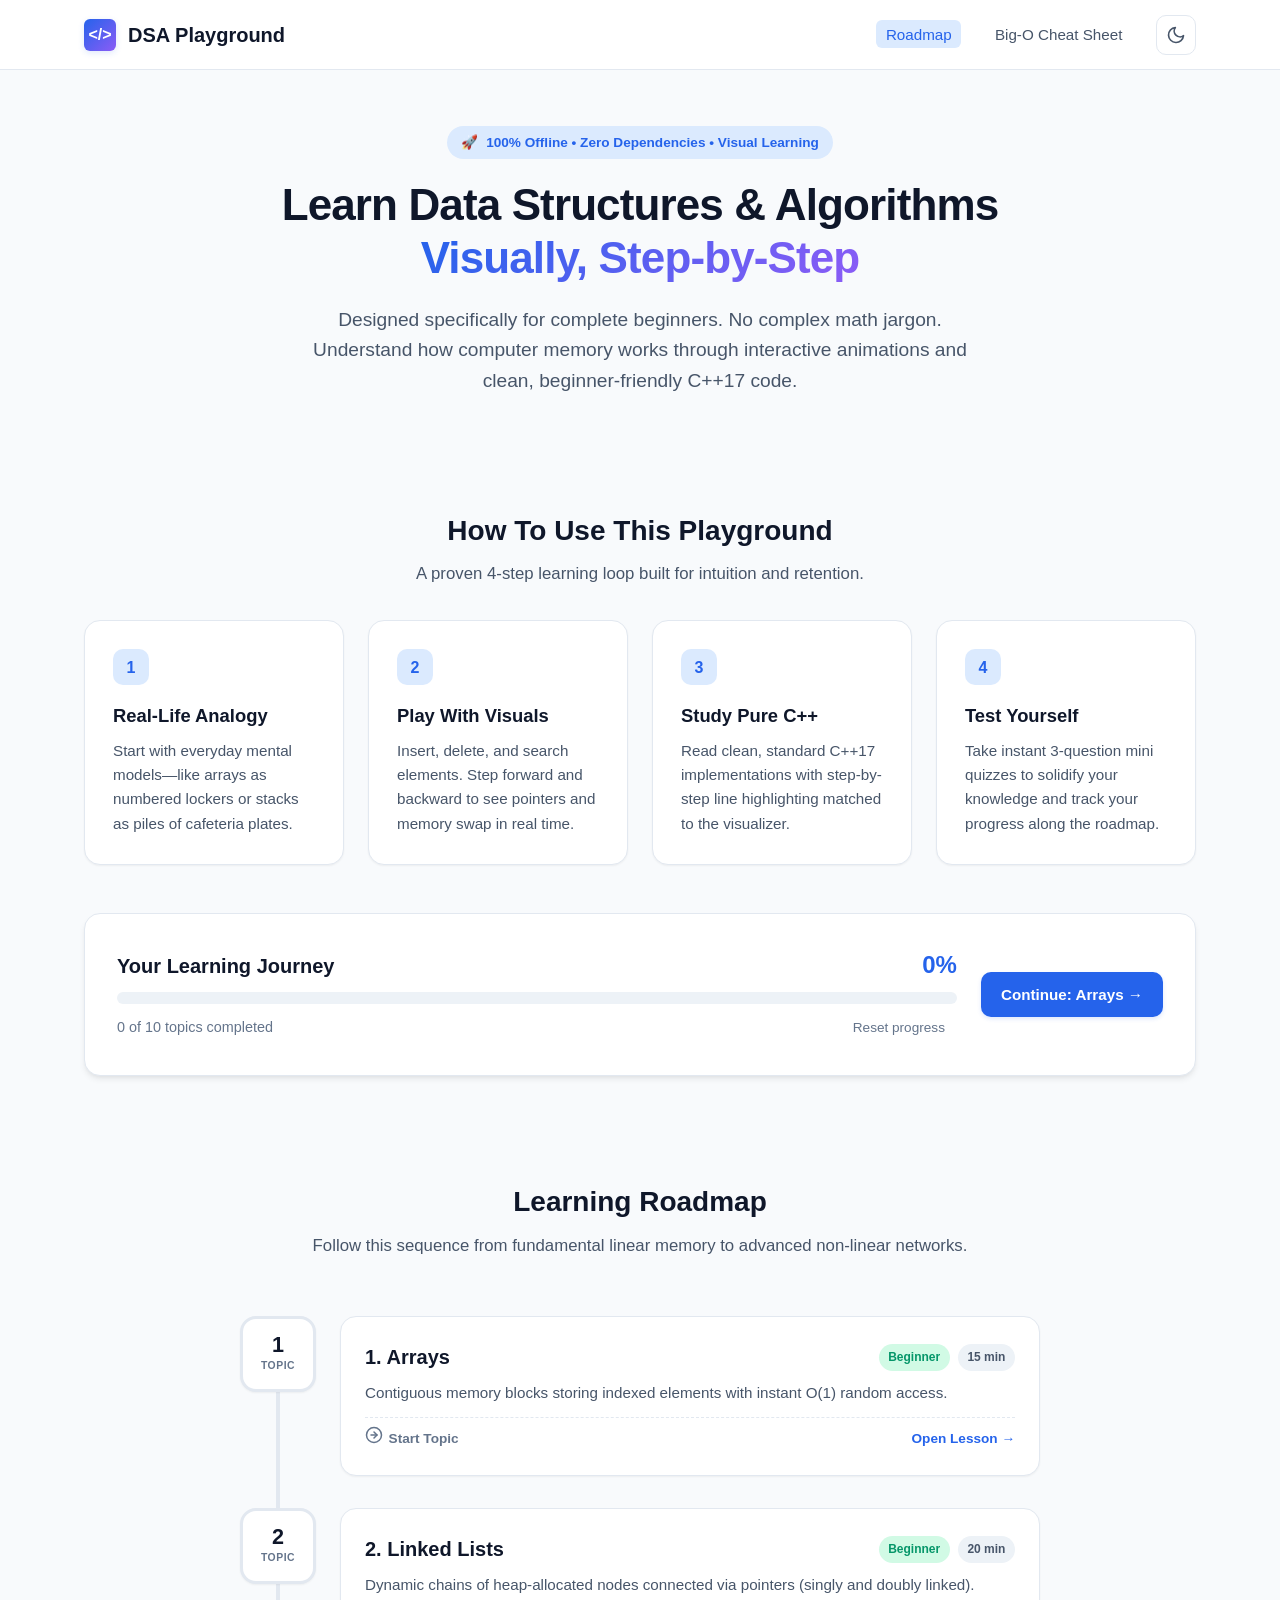
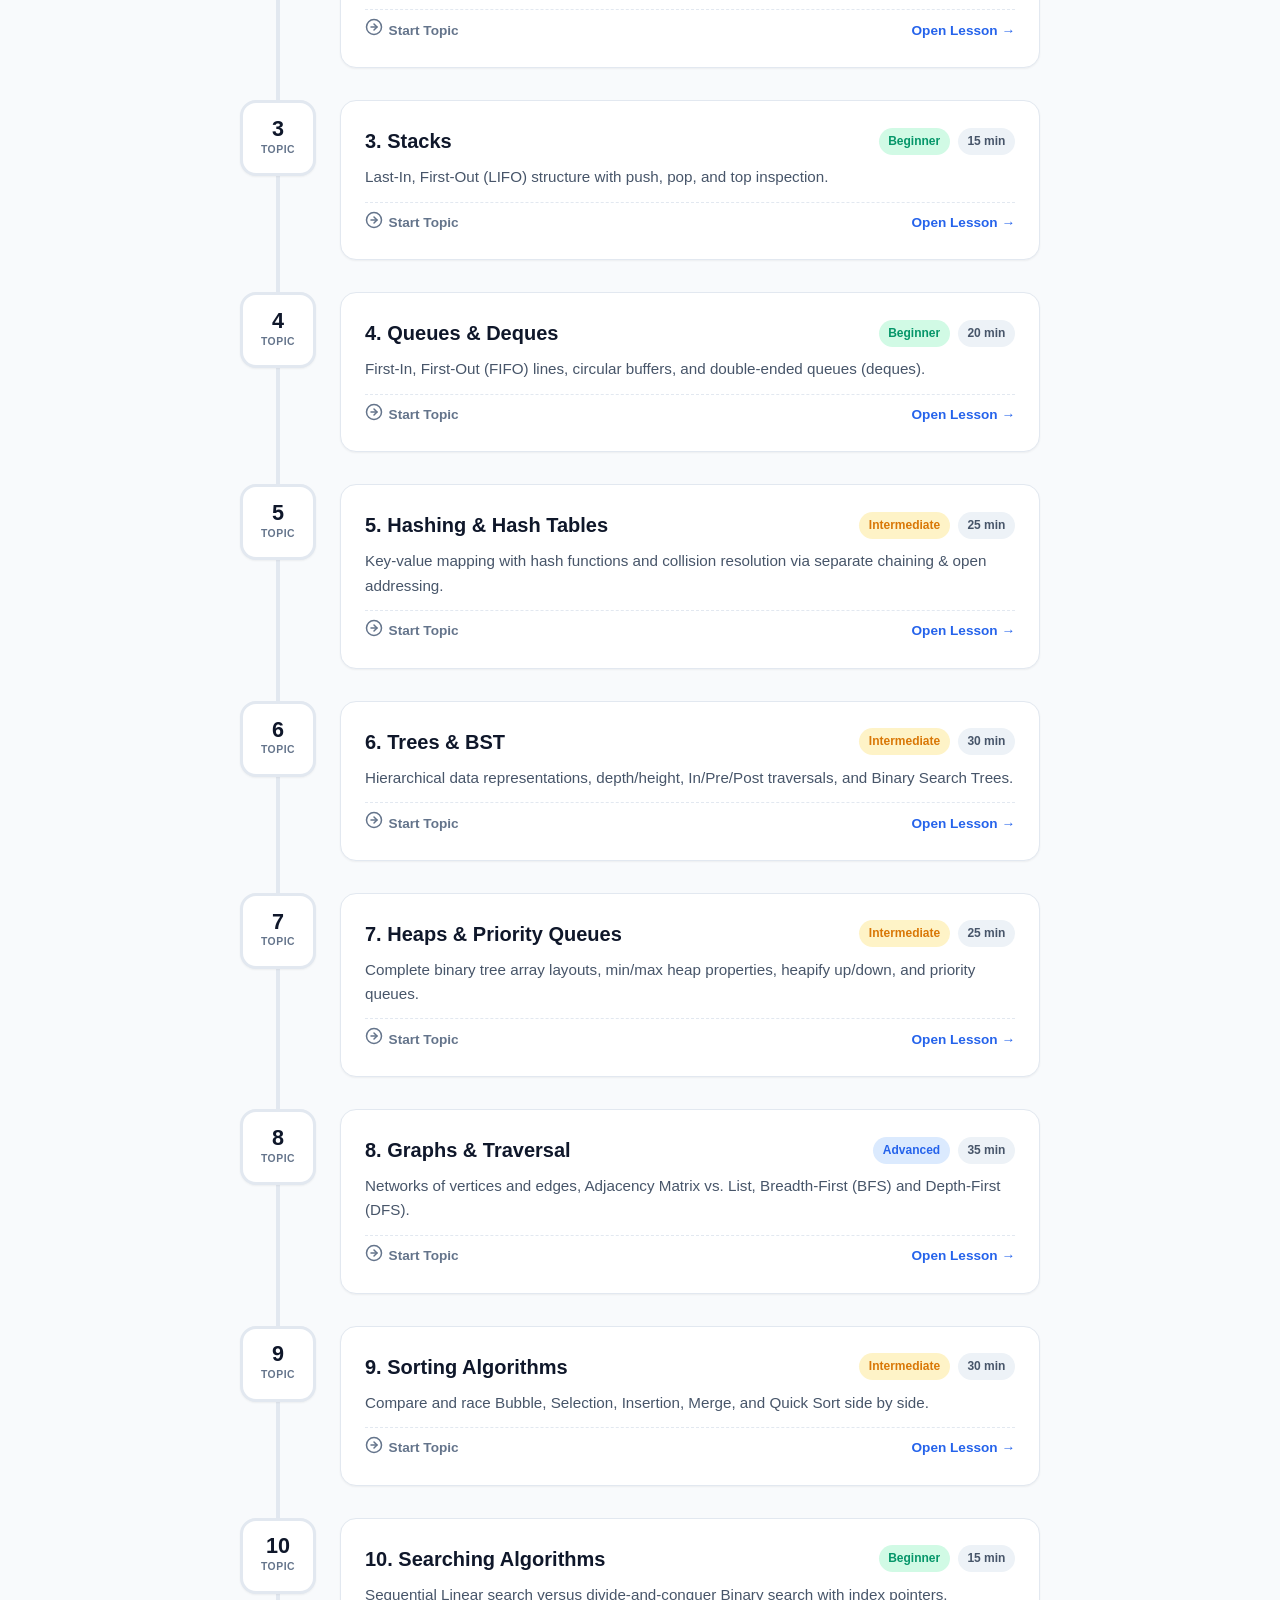
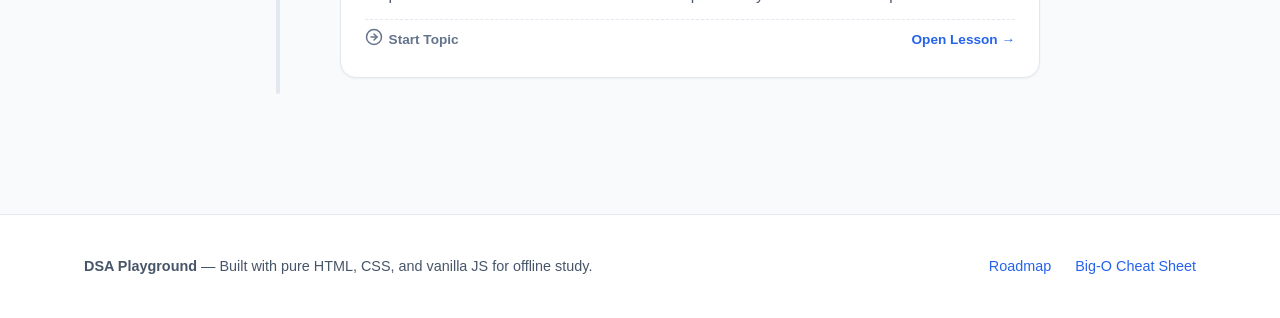
<file: index.html>
<!DOCTYPE html>
<html lang="en">
<head>
  <meta charset="UTF-8">
  <meta name="viewport" content="width=device-width, initial-scale=1.0">
  <meta name="description" content="Master Data Structures and Algorithms through beginner-friendly interactive visualizations and C++ code. Works 100% offline.">
  <title>DSA Playground — Interactive Data Structures & Algorithms</title>
  
  <!-- Critical inline theme initializer to prevent FOUC (Flash of Unstyled Content) -->
  <script>
    (function() {
      try {
        var saved = localStorage.getItem('dsa_playground_theme');
        var theme = saved ? JSON.parse(saved) : (window.matchMedia && window.matchMedia('(prefers-color-scheme: dark)').matches ? 'dark' : 'light');
        document.documentElement.setAttribute('data-theme', theme);
      } catch(e) {}
    })();
  </script>

  <link rel="stylesheet" href="css/style.css">
  <script defer src="js/main.js"></script>
</head>
<body>
  <a href="#main-content" class="skip-link">Skip to main content</a>

  <!-- Global Header -->
  <header class="site-header" role="banner">
    <div class="container header-inner">
      <a href="index.html" class="brand" aria-label="DSA Playground Home">
        <span class="brand-icon" aria-hidden="true">&lt;/&gt;</span>
        <span>DSA Playground</span>
      </a>

      <nav aria-label="Primary Navigation">
        <ul class="nav-links">
          <li><a href="index.html" class="active">Roadmap</a></li>
          <li><a href="big-o.html">Big-O Cheat Sheet</a></li>
          <li>
            <button class="theme-toggle-btn" type="button" aria-label="Toggle light/dark theme">
              <!-- Default placeholder SVG, populated by main.js -->
              <svg aria-hidden="true" viewBox="0 0 24 24"><path d="M21 12.79A9 9 0 1 1 11.21 3 7 7 0 0 0 21 12.79z"></path></svg>
            </button>
          </li>
        </ul>
      </nav>
    </div>
  </header>

  <!-- Main Content -->
  <main id="main-content">
    
    <!-- Hero Section -->
    <section class="hero-section" aria-labelledby="hero-title">
      <div class="container">
        <div class="hero-badge">
          <span aria-hidden="true">🚀</span> 100% Offline • Zero Dependencies • Visual Learning
        </div>
        <h1 id="hero-title" class="hero-title">
          Learn Data Structures & Algorithms<br>
          <span class="gradient-text">Visually, Step-by-Step</span>
        </h1>
        <p class="hero-subtitle">
          Designed specifically for complete beginners. No complex math jargon. Understand how computer memory works through interactive animations and clean, beginner-friendly C++17 code.
        </p>
      </div>
    </section>

    <!-- How To Use Section -->
    <section class="how-to-use-section" aria-labelledby="how-to-title">
      <div class="container">
        <h2 id="how-to-title" class="section-title">How To Use This Playground</h2>
        <p class="section-subtitle">A proven 4-step learning loop built for intuition and retention.</p>

        <div class="steps-grid">
          <div class="step-card">
            <div class="step-num" aria-hidden="true">1</div>
            <h3>Real-Life Analogy</h3>
            <p>Start with everyday mental models—like arrays as numbered lockers or stacks as piles of cafeteria plates.</p>
          </div>

          <div class="step-card">
            <div class="step-num" aria-hidden="true">2</div>
            <h3>Play With Visuals</h3>
            <p>Insert, delete, and search elements. Step forward and backward to see pointers and memory swap in real time.</p>
          </div>

          <div class="step-card">
            <div class="step-num" aria-hidden="true">3</div>
            <h3>Study Pure C++</h3>
            <p>Read clean, standard C++17 implementations with step-by-step line highlighting matched to the visualizer.</p>
          </div>

          <div class="step-card">
            <div class="step-num" aria-hidden="true">4</div>
            <h3>Test Yourself</h3>
            <p>Take instant 3-question mini quizzes to solidify your knowledge and track your progress along the roadmap.</p>
          </div>
        </div>

        <!-- Learner Progress Dashboard Card -->
        <div class="progress-card" role="region" aria-label="Learning Progress">
          <div class="progress-info">
            <div class="progress-title-row">
              <span class="progress-title">Your Learning Journey</span>
              <span id="roadmap-progress-text" class="progress-percent">0%</span>
            </div>
            <div class="progress-track" role="progressbar" aria-valuenow="0" aria-valuemin="0" aria-valuemax="100">
              <div id="roadmap-progress-fill" class="progress-fill"></div>
            </div>
            <div class="progress-meta">
              <span id="roadmap-progress-count">0 of 10 topics completed</span>
              <button id="btn-reset-progress" class="btn-text" type="button">Reset progress</button>
            </div>
          </div>
          <div class="progress-actions">
            <a id="btn-continue-learning" href="topics/arrays.html" class="btn btn-primary">
              Start Learning: Arrays →
            </a>
          </div>
        </div>

      </div>
    </section>

    <!-- Visual Vertical Roadmap -->
    <section class="roadmap-section" aria-labelledby="roadmap-title">
      <div class="container">
        <h2 id="roadmap-title" class="section-title">Learning Roadmap</h2>
        <p class="section-subtitle">Follow this sequence from fundamental linear memory to advanced non-linear networks.</p>

        <div class="roadmap-container">
          
          <!-- Node 1: Arrays -->
          <article class="roadmap-item" id="roadmap-item-arrays">
            <div class="roadmap-node" aria-hidden="true">
              <span class="node-num">1</span>
              <span class="node-tag">Topic</span>
            </div>
            <a href="topics/arrays.html" class="roadmap-card">
              <div class="roadmap-card-header">
                <h3 class="roadmap-title">1. Arrays</h3>
                <div class="roadmap-badges">
                  <span class="badge badge-beginner">Beginner</span>
                  <span class="badge badge-time">15 min</span>
                </div>
              </div>
              <p class="roadmap-desc">Contiguous memory blocks storing indexed elements with instant O(1) random access.</p>
              <div class="roadmap-card-footer">
                <span class="status-indicator">
                  <span class="status-icon" aria-hidden="true"></span>
                  <span class="status-text">Start Topic</span>
                </span>
                <span>Open Lesson →</span>
              </div>
            </a>
          </article>

          <!-- Node 2: Linked Lists -->
          <article class="roadmap-item" id="roadmap-item-linked-lists">
            <div class="roadmap-node" aria-hidden="true">
              <span class="node-num">2</span>
              <span class="node-tag">Topic</span>
            </div>
            <a href="topics/linked-lists.html" class="roadmap-card">
              <div class="roadmap-card-header">
                <h3 class="roadmap-title">2. Linked Lists</h3>
                <div class="roadmap-badges">
                  <span class="badge badge-beginner">Beginner</span>
                  <span class="badge badge-time">20 min</span>
                </div>
              </div>
              <p class="roadmap-desc">Dynamic chains of heap-allocated nodes connected via pointers (singly and doubly linked).</p>
              <div class="roadmap-card-footer">
                <span class="status-indicator">
                  <span class="status-icon" aria-hidden="true"></span>
                  <span class="status-text">Start Topic</span>
                </span>
                <span>Open Lesson →</span>
              </div>
            </a>
          </article>

          <!-- Node 3: Stacks -->
          <article class="roadmap-item" id="roadmap-item-stacks">
            <div class="roadmap-node" aria-hidden="true">
              <span class="node-num">3</span>
              <span class="node-tag">Topic</span>
            </div>
            <a href="topics/stacks.html" class="roadmap-card">
              <div class="roadmap-card-header">
                <h3 class="roadmap-title">3. Stacks</h3>
                <div class="roadmap-badges">
                  <span class="badge badge-beginner">Beginner</span>
                  <span class="badge badge-time">15 min</span>
                </div>
              </div>
              <p class="roadmap-desc">Last-In, First-Out (LIFO) structure with push, pop, and top inspection.</p>
              <div class="roadmap-card-footer">
                <span class="status-indicator">
                  <span class="status-icon" aria-hidden="true"></span>
                  <span class="status-text">Start Topic</span>
                </span>
                <span>Open Lesson →</span>
              </div>
            </a>
          </article>

          <!-- Node 4: Queues -->
          <article class="roadmap-item" id="roadmap-item-queues">
            <div class="roadmap-node" aria-hidden="true">
              <span class="node-num">4</span>
              <span class="node-tag">Topic</span>
            </div>
            <a href="topics/queues.html" class="roadmap-card">
              <div class="roadmap-card-header">
                <h3 class="roadmap-title">4. Queues & Deques</h3>
                <div class="roadmap-badges">
                  <span class="badge badge-beginner">Beginner</span>
                  <span class="badge badge-time">20 min</span>
                </div>
              </div>
              <p class="roadmap-desc">First-In, First-Out (FIFO) lines, circular buffers, and double-ended queues (deques).</p>
              <div class="roadmap-card-footer">
                <span class="status-indicator">
                  <span class="status-icon" aria-hidden="true"></span>
                  <span class="status-text">Start Topic</span>
                </span>
                <span>Open Lesson →</span>
              </div>
            </a>
          </article>

          <!-- Node 5: Hashing -->
          <article class="roadmap-item" id="roadmap-item-hashing">
            <div class="roadmap-node" aria-hidden="true">
              <span class="node-num">5</span>
              <span class="node-tag">Topic</span>
            </div>
            <a href="topics/hashing.html" class="roadmap-card">
              <div class="roadmap-card-header">
                <h3 class="roadmap-title">5. Hashing & Hash Tables</h3>
                <div class="roadmap-badges">
                  <span class="badge badge-intermediate">Intermediate</span>
                  <span class="badge badge-time">25 min</span>
                </div>
              </div>
              <p class="roadmap-desc">Key-value mapping with hash functions and collision resolution via separate chaining & open addressing.</p>
              <div class="roadmap-card-footer">
                <span class="status-indicator">
                  <span class="status-icon" aria-hidden="true"></span>
                  <span class="status-text">Start Topic</span>
                </span>
                <span>Open Lesson →</span>
              </div>
            </a>
          </article>

          <!-- Node 6: Trees -->
          <article class="roadmap-item" id="roadmap-item-trees">
            <div class="roadmap-node" aria-hidden="true">
              <span class="node-num">6</span>
              <span class="node-tag">Topic</span>
            </div>
            <a href="topics/trees.html" class="roadmap-card">
              <div class="roadmap-card-header">
                <h3 class="roadmap-title">6. Trees & BST</h3>
                <div class="roadmap-badges">
                  <span class="badge badge-intermediate">Intermediate</span>
                  <span class="badge badge-time">30 min</span>
                </div>
              </div>
              <p class="roadmap-desc">Hierarchical data representations, depth/height, In/Pre/Post traversals, and Binary Search Trees.</p>
              <div class="roadmap-card-footer">
                <span class="status-indicator">
                  <span class="status-icon" aria-hidden="true"></span>
                  <span class="status-text">Start Topic</span>
                </span>
                <span>Open Lesson →</span>
              </div>
            </a>
          </article>

          <!-- Node 7: Heaps -->
          <article class="roadmap-item" id="roadmap-item-heaps">
            <div class="roadmap-node" aria-hidden="true">
              <span class="node-num">7</span>
              <span class="node-tag">Topic</span>
            </div>
            <a href="topics/heaps.html" class="roadmap-card">
              <div class="roadmap-card-header">
                <h3 class="roadmap-title">7. Heaps & Priority Queues</h3>
                <div class="roadmap-badges">
                  <span class="badge badge-intermediate">Intermediate</span>
                  <span class="badge badge-time">25 min</span>
                </div>
              </div>
              <p class="roadmap-desc">Complete binary tree array layouts, min/max heap properties, heapify up/down, and priority queues.</p>
              <div class="roadmap-card-footer">
                <span class="status-indicator">
                  <span class="status-icon" aria-hidden="true"></span>
                  <span class="status-text">Start Topic</span>
                </span>
                <span>Open Lesson →</span>
              </div>
            </a>
          </article>

          <!-- Node 8: Graphs -->
          <article class="roadmap-item" id="roadmap-item-graphs">
            <div class="roadmap-node" aria-hidden="true">
              <span class="node-num">8</span>
              <span class="node-tag">Topic</span>
            </div>
            <a href="topics/graphs.html" class="roadmap-card">
              <div class="roadmap-card-header">
                <h3 class="roadmap-title">8. Graphs & Traversal</h3>
                <div class="roadmap-badges">
                  <span class="badge badge-advanced">Advanced</span>
                  <span class="badge badge-time">35 min</span>
                </div>
              </div>
              <p class="roadmap-desc">Networks of vertices and edges, Adjacency Matrix vs. List, Breadth-First (BFS) and Depth-First (DFS).</p>
              <div class="roadmap-card-footer">
                <span class="status-indicator">
                  <span class="status-icon" aria-hidden="true"></span>
                  <span class="status-text">Start Topic</span>
                </span>
                <span>Open Lesson →</span>
              </div>
            </a>
          </article>

          <!-- Node 9: Sorting -->
          <article class="roadmap-item" id="roadmap-item-sorting">
            <div class="roadmap-node" aria-hidden="true">
              <span class="node-num">9</span>
              <span class="node-tag">Topic</span>
            </div>
            <a href="topics/sorting.html" class="roadmap-card">
              <div class="roadmap-card-header">
                <h3 class="roadmap-title">9. Sorting Algorithms</h3>
                <div class="roadmap-badges">
                  <span class="badge badge-intermediate">Intermediate</span>
                  <span class="badge badge-time">30 min</span>
                </div>
              </div>
              <p class="roadmap-desc">Compare and race Bubble, Selection, Insertion, Merge, and Quick Sort side by side.</p>
              <div class="roadmap-card-footer">
                <span class="status-indicator">
                  <span class="status-icon" aria-hidden="true"></span>
                  <span class="status-text">Start Topic</span>
                </span>
                <span>Open Lesson →</span>
              </div>
            </a>
          </article>

          <!-- Node 10: Searching -->
          <article class="roadmap-item" id="roadmap-item-searching">
            <div class="roadmap-node" aria-hidden="true">
              <span class="node-num">10</span>
              <span class="node-tag">Topic</span>
            </div>
            <a href="topics/searching.html" class="roadmap-card">
              <div class="roadmap-card-header">
                <h3 class="roadmap-title">10. Searching Algorithms</h3>
                <div class="roadmap-badges">
                  <span class="badge badge-beginner">Beginner</span>
                  <span class="badge badge-time">15 min</span>
                </div>
              </div>
              <p class="roadmap-desc">Sequential Linear search versus divide-and-conquer Binary search with index pointers.</p>
              <div class="roadmap-card-footer">
                <span class="status-indicator">
                  <span class="status-icon" aria-hidden="true"></span>
                  <span class="status-text">Start Topic</span>
                </span>
                <span>Open Lesson →</span>
              </div>
            </a>
          </article>

        </div>
      </div>
    </section>

  </main>

  <!-- Global Footer -->
  <footer class="site-footer" role="contentinfo">
    <div class="container footer-inner">
      <div>
        <strong>DSA Playground</strong> — Built with pure HTML, CSS, and vanilla JS for offline study.
      </div>
      <ul class="footer-links">
        <li><a href="index.html">Roadmap</a></li>
        <li><a href="big-o.html">Big-O Cheat Sheet</a></li>
      </ul>
    </div>
  </footer>

</body>
</html>
</file>
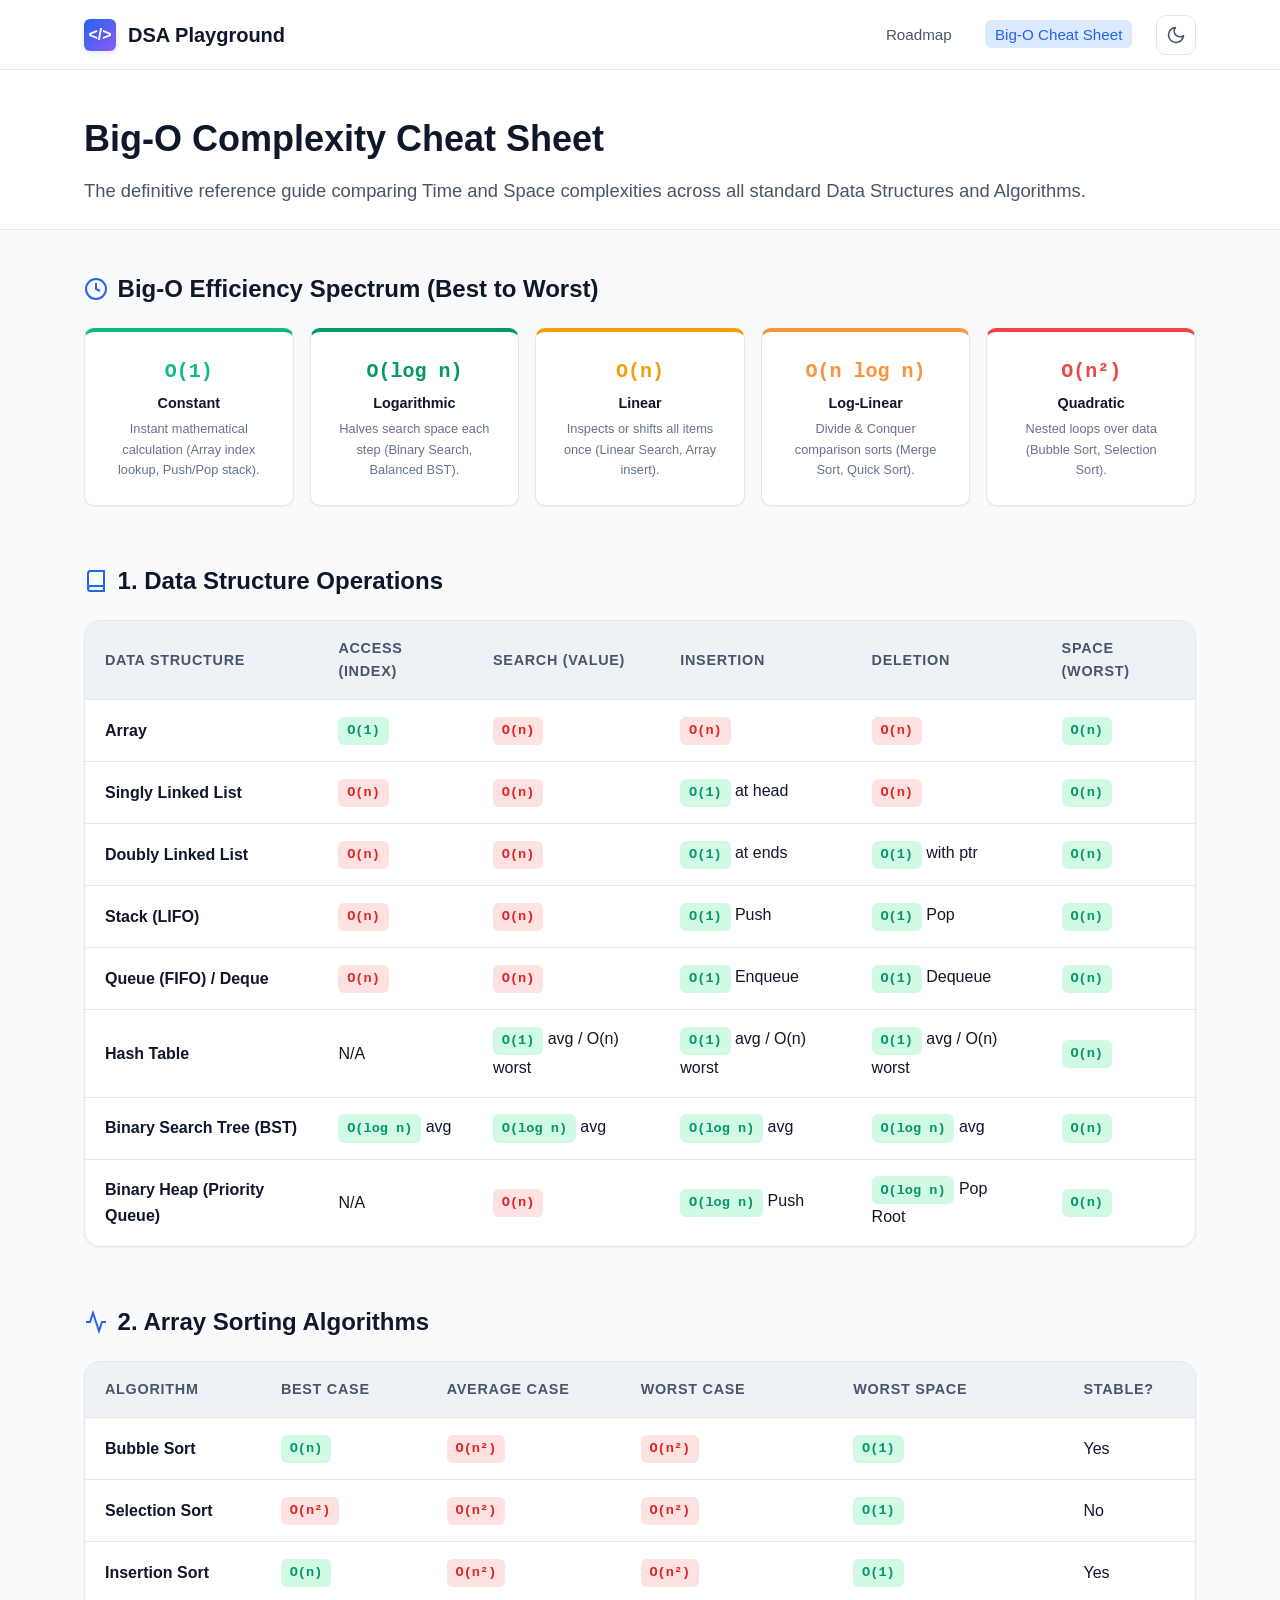
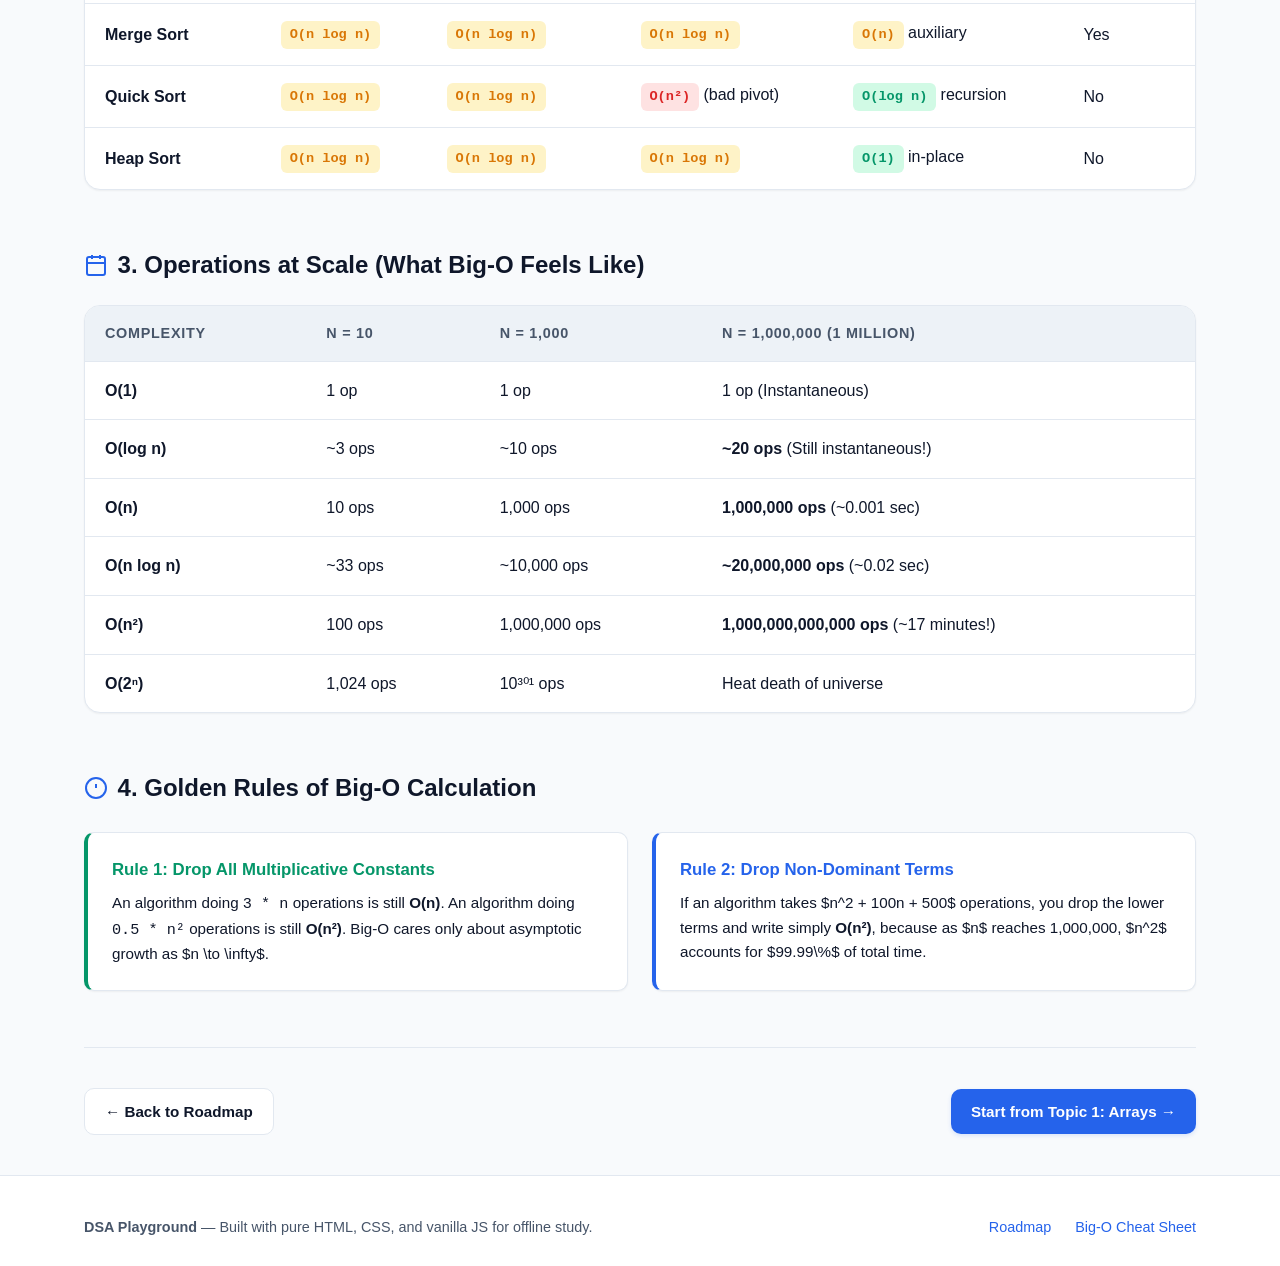
<file: big-o.html>
<!DOCTYPE html>
<html lang="en">
<head>
  <meta charset="UTF-8">
  <meta name="viewport" content="width=device-width, initial-scale=1.0">
  <meta name="description" content="Complete Big-O Complexity Cheat Sheet for Data Structures and Algorithms. Zero external dependencies.">
  <title>Big-O Complexity Cheat Sheet — DSA Playground</title>

  <!-- Prevent FOUC -->
  <script>
    (function() {
      try {
        var saved = localStorage.getItem('dsa_playground_theme');
        var theme = saved ? JSON.parse(saved) : (window.matchMedia && window.matchMedia('(prefers-color-scheme: dark)').matches ? 'dark' : 'light');
        document.documentElement.setAttribute('data-theme', theme);
      } catch(e) {}
    })();
  </script>

  <link rel="stylesheet" href="css/style.css">
  <script defer src="js/main.js"></script>
</head>
<body>
  <a href="#main-content" class="skip-link">Skip to main content</a>

  <!-- Global Header -->
  <header class="site-header" role="banner">
    <div class="container header-inner">
      <a href="index.html" class="brand" aria-label="DSA Playground Home">
        <span class="brand-icon" aria-hidden="true">&lt;/&gt;</span>
        <span>DSA Playground</span>
      </a>

      <nav aria-label="Primary Navigation">
        <ul class="nav-links">
          <li><a href="index.html">Roadmap</a></li>
          <li><a href="big-o.html" class="active">Big-O Cheat Sheet</a></li>
          <li>
            <button class="theme-toggle-btn" type="button" aria-label="Toggle light/dark theme">
              <svg aria-hidden="true" viewBox="0 0 24 24"><path d="M21 12.79A9 9 0 1 1 11.21 3 7 7 0 0 0 21 12.79z"></path></svg>
            </button>
          </li>
        </ul>
      </nav>
    </div>
  </header>

  <!-- Main Content -->
  <main id="main-content">
    
    <header class="topic-header">
      <div class="container">
        <h1 class="topic-title">Big-O Complexity Cheat Sheet</h1>
        <p class="topic-tagline">The definitive reference guide comparing Time and Space complexities across all standard Data Structures and Algorithms.</p>
      </div>
    </header>

    <div class="container">

      <!-- SECTION 1: Intuitive Growth Spectrum -->
      <section class="content-section" aria-labelledby="sec-spectrum">
        <h2 id="sec-spectrum" class="section-heading">
          <svg width="24" height="24" viewBox="0 0 24 24" fill="none" stroke="currentColor" stroke-width="2"><circle cx="12" cy="12" r="10"></circle><polyline points="12 6 12 12 16 14"></polyline></svg>
          Big-O Efficiency Spectrum (Best to Worst)
        </h2>

        <div style="display: grid; grid-template-columns: repeat(auto-fit, minmax(180px, 1fr)); gap: 1rem; margin-bottom: 2rem;">
          <div class="callout-card" style="border-top: 4px solid #10b981; text-align: center;">
            <div style="font-family: var(--font-mono); font-size: 1.25rem; font-weight: 800; color: #10b981;">O(1)</div>
            <div style="font-weight: 700; font-size: 0.9rem; margin-top: 4px;">Constant</div>
            <p style="font-size: 0.8rem; color: var(--text-muted); margin-top: 4px;">Instant mathematical calculation (Array index lookup, Push/Pop stack).</p>
          </div>

          <div class="callout-card" style="border-top: 4px solid #059669; text-align: center;">
            <div style="font-family: var(--font-mono); font-size: 1.25rem; font-weight: 800; color: #059669;">O(log n)</div>
            <div style="font-weight: 700; font-size: 0.9rem; margin-top: 4px;">Logarithmic</div>
            <p style="font-size: 0.8rem; color: var(--text-muted); margin-top: 4px;">Halves search space each step (Binary Search, Balanced BST).</p>
          </div>

          <div class="callout-card" style="border-top: 4px solid #f59e0b; text-align: center;">
            <div style="font-family: var(--font-mono); font-size: 1.25rem; font-weight: 800; color: #f59e0b;">O(n)</div>
            <div style="font-weight: 700; font-size: 0.9rem; margin-top: 4px;">Linear</div>
            <p style="font-size: 0.8rem; color: var(--text-muted); margin-top: 4px;">Inspects or shifts all items once (Linear Search, Array insert).</p>
          </div>

          <div class="callout-card" style="border-top: 4px solid #fb923c; text-align: center;">
            <div style="font-family: var(--font-mono); font-size: 1.25rem; font-weight: 800; color: #fb923c;">O(n log n)</div>
            <div style="font-weight: 700; font-size: 0.9rem; margin-top: 4px;">Log-Linear</div>
            <p style="font-size: 0.8rem; color: var(--text-muted); margin-top: 4px;">Divide &amp; Conquer comparison sorts (Merge Sort, Quick Sort).</p>
          </div>

          <div class="callout-card" style="border-top: 4px solid #ef4444; text-align: center;">
            <div style="font-family: var(--font-mono); font-size: 1.25rem; font-weight: 800; color: #ef4444;">O(n²)</div>
            <div style="font-weight: 700; font-size: 0.9rem; margin-top: 4px;">Quadratic</div>
            <p style="font-size: 0.8rem; color: var(--text-muted); margin-top: 4px;">Nested loops over data (Bubble Sort, Selection Sort).</p>
          </div>
        </div>
      </section>

      <!-- SECTION 2: Master Data Structures Table -->
      <section class="content-section" aria-labelledby="sec-ds-table">
        <h2 id="sec-ds-table" class="section-heading">
          <svg width="24" height="24" viewBox="0 0 24 24" fill="none" stroke="currentColor" stroke-width="2"><path d="M4 19.5A2.5 2.5 0 0 1 6.5 17H20"></path><path d="M6.5 2H20v20H6.5A2.5 2.5 0 0 1 4 19.5v-15A2.5 2.5 0 0 1 6.5 2z"></path></svg>
          1. Data Structure Operations
        </h2>

        <div class="table-wrapper">
          <table class="complexity-table">
            <thead>
              <tr>
                <th>Data Structure</th>
                <th>Access (Index)</th>
                <th>Search (Value)</th>
                <th>Insertion</th>
                <th>Deletion</th>
                <th>Space (Worst)</th>
              </tr>
            </thead>
            <tbody>
              <tr>
                <td><strong>Array</strong></td>
                <td><span class="o-tag o-fast">O(1)</span></td>
                <td><span class="o-tag o-slow">O(n)</span></td>
                <td><span class="o-tag o-slow">O(n)</span></td>
                <td><span class="o-tag o-slow">O(n)</span></td>
                <td><span class="o-tag o-fast">O(n)</span></td>
              </tr>
              <tr>
                <td><strong>Singly Linked List</strong></td>
                <td><span class="o-tag o-slow">O(n)</span></td>
                <td><span class="o-tag o-slow">O(n)</span></td>
                <td><span class="o-tag o-fast">O(1)</span> at head</td>
                <td><span class="o-tag o-slow">O(n)</span></td>
                <td><span class="o-tag o-fast">O(n)</span></td>
              </tr>
              <tr>
                <td><strong>Doubly Linked List</strong></td>
                <td><span class="o-tag o-slow">O(n)</span></td>
                <td><span class="o-tag o-slow">O(n)</span></td>
                <td><span class="o-tag o-fast">O(1)</span> at ends</td>
                <td><span class="o-tag o-fast">O(1)</span> with ptr</td>
                <td><span class="o-tag o-fast">O(n)</span></td>
              </tr>
              <tr>
                <td><strong>Stack (LIFO)</strong></td>
                <td><span class="o-tag o-slow">O(n)</span></td>
                <td><span class="o-tag o-slow">O(n)</span></td>
                <td><span class="o-tag o-fast">O(1)</span> Push</td>
                <td><span class="o-tag o-fast">O(1)</span> Pop</td>
                <td><span class="o-tag o-fast">O(n)</span></td>
              </tr>
              <tr>
                <td><strong>Queue (FIFO) / Deque</strong></td>
                <td><span class="o-tag o-slow">O(n)</span></td>
                <td><span class="o-tag o-slow">O(n)</span></td>
                <td><span class="o-tag o-fast">O(1)</span> Enqueue</td>
                <td><span class="o-tag o-fast">O(1)</span> Dequeue</td>
                <td><span class="o-tag o-fast">O(n)</span></td>
              </tr>
              <tr>
                <td><strong>Hash Table</strong></td>
                <td>N/A</td>
                <td><span class="o-tag o-fast">O(1)</span> avg / O(n) worst</td>
                <td><span class="o-tag o-fast">O(1)</span> avg / O(n) worst</td>
                <td><span class="o-tag o-fast">O(1)</span> avg / O(n) worst</td>
                <td><span class="o-tag o-fast">O(n)</span></td>
              </tr>
              <tr>
                <td><strong>Binary Search Tree (BST)</strong></td>
                <td><span class="o-tag o-fast">O(log n)</span> avg</td>
                <td><span class="o-tag o-fast">O(log n)</span> avg</td>
                <td><span class="o-tag o-fast">O(log n)</span> avg</td>
                <td><span class="o-tag o-fast">O(log n)</span> avg</td>
                <td><span class="o-tag o-fast">O(n)</span></td>
              </tr>
              <tr>
                <td><strong>Binary Heap (Priority Queue)</strong></td>
                <td>N/A</td>
                <td><span class="o-tag o-slow">O(n)</span></td>
                <td><span class="o-tag o-fast">O(log n)</span> Push</td>
                <td><span class="o-tag o-fast">O(log n)</span> Pop Root</td>
                <td><span class="o-tag o-fast">O(n)</span></td>
              </tr>
            </tbody>
          </table>
        </div>
      </section>

      <!-- SECTION 3: Master Sorting Table -->
      <section class="content-section" aria-labelledby="sec-sort-table">
        <h2 id="sec-sort-table" class="section-heading">
          <svg width="24" height="24" viewBox="0 0 24 24" fill="none" stroke="currentColor" stroke-width="2"><polyline points="22 12 18 12 15 21 9 3 6 12 2 12"></polyline></svg>
          2. Array Sorting Algorithms
        </h2>

        <div class="table-wrapper">
          <table class="complexity-table">
            <thead>
              <tr>
                <th>Algorithm</th>
                <th>Best Case</th>
                <th>Average Case</th>
                <th>Worst Case</th>
                <th>Worst Space</th>
                <th>Stable?</th>
              </tr>
            </thead>
            <tbody>
              <tr>
                <td><strong>Bubble Sort</strong></td>
                <td><span class="o-tag o-fast">O(n)</span></td>
                <td><span class="o-tag o-slow">O(n²)</span></td>
                <td><span class="o-tag o-slow">O(n²)</span></td>
                <td><span class="o-tag o-fast">O(1)</span></td>
                <td>Yes</td>
              </tr>
              <tr>
                <td><strong>Selection Sort</strong></td>
                <td><span class="o-tag o-slow">O(n²)</span></td>
                <td><span class="o-tag o-slow">O(n²)</span></td>
                <td><span class="o-tag o-slow">O(n²)</span></td>
                <td><span class="o-tag o-fast">O(1)</span></td>
                <td>No</td>
              </tr>
              <tr>
                <td><strong>Insertion Sort</strong></td>
                <td><span class="o-tag o-fast">O(n)</span></td>
                <td><span class="o-tag o-slow">O(n²)</span></td>
                <td><span class="o-tag o-slow">O(n²)</span></td>
                <td><span class="o-tag o-fast">O(1)</span></td>
                <td>Yes</td>
              </tr>
              <tr>
                <td><strong>Merge Sort</strong></td>
                <td><span class="o-tag o-medium">O(n log n)</span></td>
                <td><span class="o-tag o-medium">O(n log n)</span></td>
                <td><span class="o-tag o-medium">O(n log n)</span></td>
                <td><span class="o-tag o-medium">O(n)</span> auxiliary</td>
                <td>Yes</td>
              </tr>
              <tr>
                <td><strong>Quick Sort</strong></td>
                <td><span class="o-tag o-medium">O(n log n)</span></td>
                <td><span class="o-tag o-medium">O(n log n)</span></td>
                <td><span class="o-tag o-slow">O(n²)</span> (bad pivot)</td>
                <td><span class="o-tag o-fast">O(log n)</span> recursion</td>
                <td>No</td>
              </tr>
              <tr>
                <td><strong>Heap Sort</strong></td>
                <td><span class="o-tag o-medium">O(n log n)</span></td>
                <td><span class="o-tag o-medium">O(n log n)</span></td>
                <td><span class="o-tag o-medium">O(n log n)</span></td>
                <td><span class="o-tag o-fast">O(1)</span> in-place</td>
                <td>No</td>
              </tr>
            </tbody>
          </table>
        </div>
      </section>

      <!-- SECTION 4: Concrete Numbers Table -->
      <section class="content-section" aria-labelledby="sec-numbers">
        <h2 id="sec-numbers" class="section-heading">
          <svg width="24" height="24" viewBox="0 0 24 24" fill="none" stroke="currentColor" stroke-width="2"><rect x="3" y="4" width="18" height="18" rx="2" ry="2"></rect><line x1="16" y1="2" x2="16" y2="6"></line><line x1="8" y1="2" x2="8" y2="6"></line><line x1="3" y1="10" x2="21" y2="10"></line></svg>
          3. Operations at Scale (What Big-O Feels Like)
        </h2>

        <div class="table-wrapper">
          <table class="complexity-table">
            <thead>
              <tr>
                <th>Complexity</th>
                <th>N = 10</th>
                <th>N = 1,000</th>
                <th>N = 1,000,000 (1 Million)</th>
              </tr>
            </thead>
            <tbody>
              <tr>
                <td><strong>O(1)</strong></td>
                <td>1 op</td>
                <td>1 op</td>
                <td>1 op (Instantaneous)</td>
              </tr>
              <tr>
                <td><strong>O(log n)</strong></td>
                <td>~3 ops</td>
                <td>~10 ops</td>
                <td><strong>~20 ops</strong> (Still instantaneous!)</td>
              </tr>
              <tr>
                <td><strong>O(n)</strong></td>
                <td>10 ops</td>
                <td>1,000 ops</td>
                <td><strong>1,000,000 ops</strong> (~0.001 sec)</td>
              </tr>
              <tr>
                <td><strong>O(n log n)</strong></td>
                <td>~33 ops</td>
                <td>~10,000 ops</td>
                <td><strong>~20,000,000 ops</strong> (~0.02 sec)</td>
              </tr>
              <tr>
                <td><strong>O(n²)</strong></td>
                <td>100 ops</td>
                <td>1,000,000 ops</td>
                <td><strong>1,000,000,000,000 ops</strong> (~17 minutes!)</td>
              </tr>
              <tr>
                <td><strong>O(2ⁿ)</strong></td>
                <td>1,024 ops</td>
                <td>10³⁰¹ ops</td>
                <td>Heat death of universe</td>
              </tr>
            </tbody>
          </table>
        </div>
      </section>

      <!-- SECTION 5: Golden Rules of Big-O -->
      <section class="content-section" aria-labelledby="sec-rules">
        <h2 id="sec-rules" class="section-heading">
          <svg width="24" height="24" viewBox="0 0 24 24" fill="none" stroke="currentColor" stroke-width="2"><circle cx="12" cy="12" r="10"></circle><path d="M12 8v4"></path><path d="M12 16h.01"></path></svg>
          4. Golden Rules of Big-O Calculation
        </h2>

        <div class="callouts-grid">
          <div class="callout-card callout-tip">
            <div class="callout-title">Rule 1: Drop All Multiplicative Constants</div>
            <p style="font-size: 0.95rem;">
              An algorithm doing <code>3 * n</code> operations is still <strong>O(n)</strong>. An algorithm doing <code>0.5 * n²</code> operations is still <strong>O(n²)</strong>. Big-O cares only about asymptotic growth as $n \to \infty$.
            </p>
          </div>

          <div class="callout-card callout-tip" style="border-left-color: var(--accent-primary);">
            <div class="callout-title" style="color: var(--accent-primary);">Rule 2: Drop Non-Dominant Terms</div>
            <p style="font-size: 0.95rem;">
              If an algorithm takes $n^2 + 100n + 500$ operations, you drop the lower terms and write simply <strong>O(n²)</strong>, because as $n$ reaches 1,000,000, $n^2$ accounts for $99.99\%$ of total time.
            </p>
          </div>
        </div>
      </section>

      <!-- Bottom Navigation -->
      <div class="topic-footer-nav">
        <a href="index.html" class="btn btn-secondary">← Back to Roadmap</a>
        <a href="topics/arrays.html" class="btn btn-primary">Start from Topic 1: Arrays →</a>
      </div>

    </div>
  </main>

  <footer class="site-footer" role="contentinfo">
    <div class="container footer-inner">
      <div>
        <strong>DSA Playground</strong> — Built with pure HTML, CSS, and vanilla JS for offline study.
      </div>
      <ul class="footer-links">
        <li><a href="index.html">Roadmap</a></li>
        <li><a href="big-o.html">Big-O Cheat Sheet</a></li>
      </ul>
    </div>
  </footer>

</body>
</html>
</file>
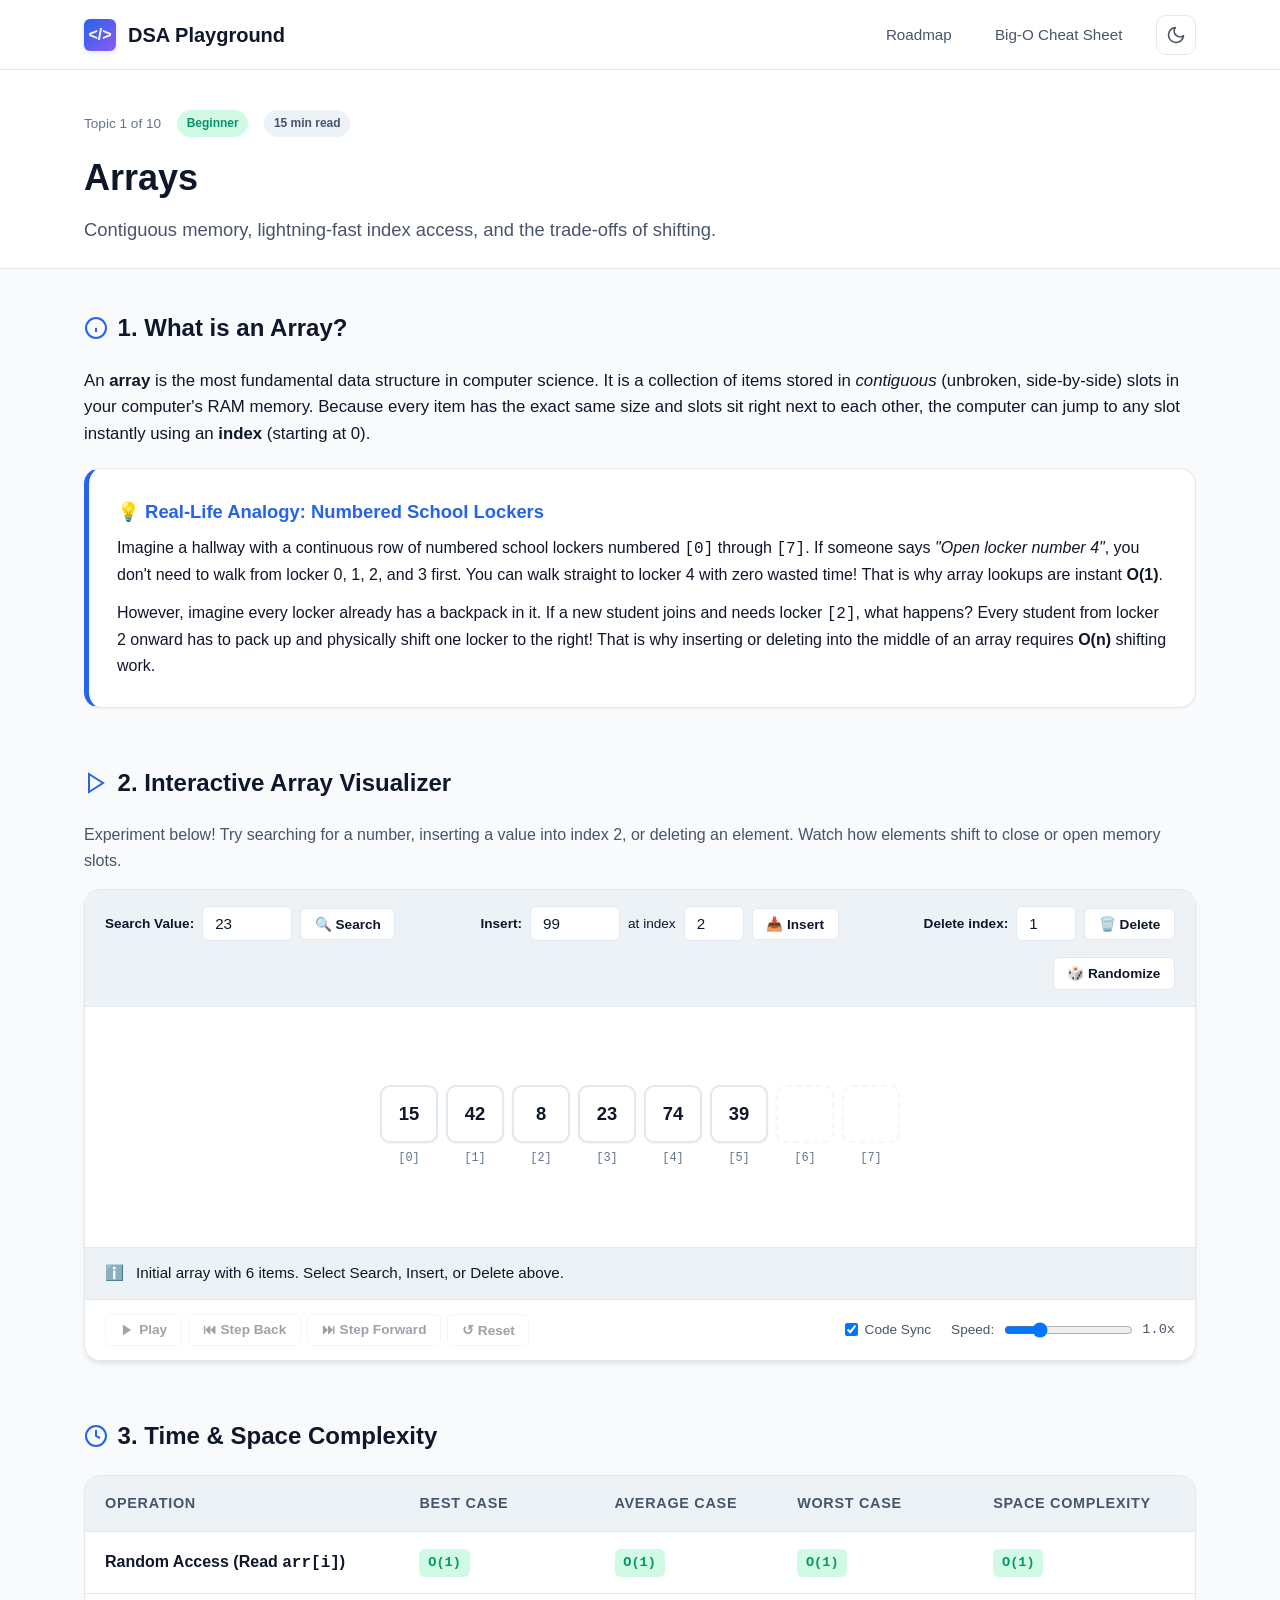
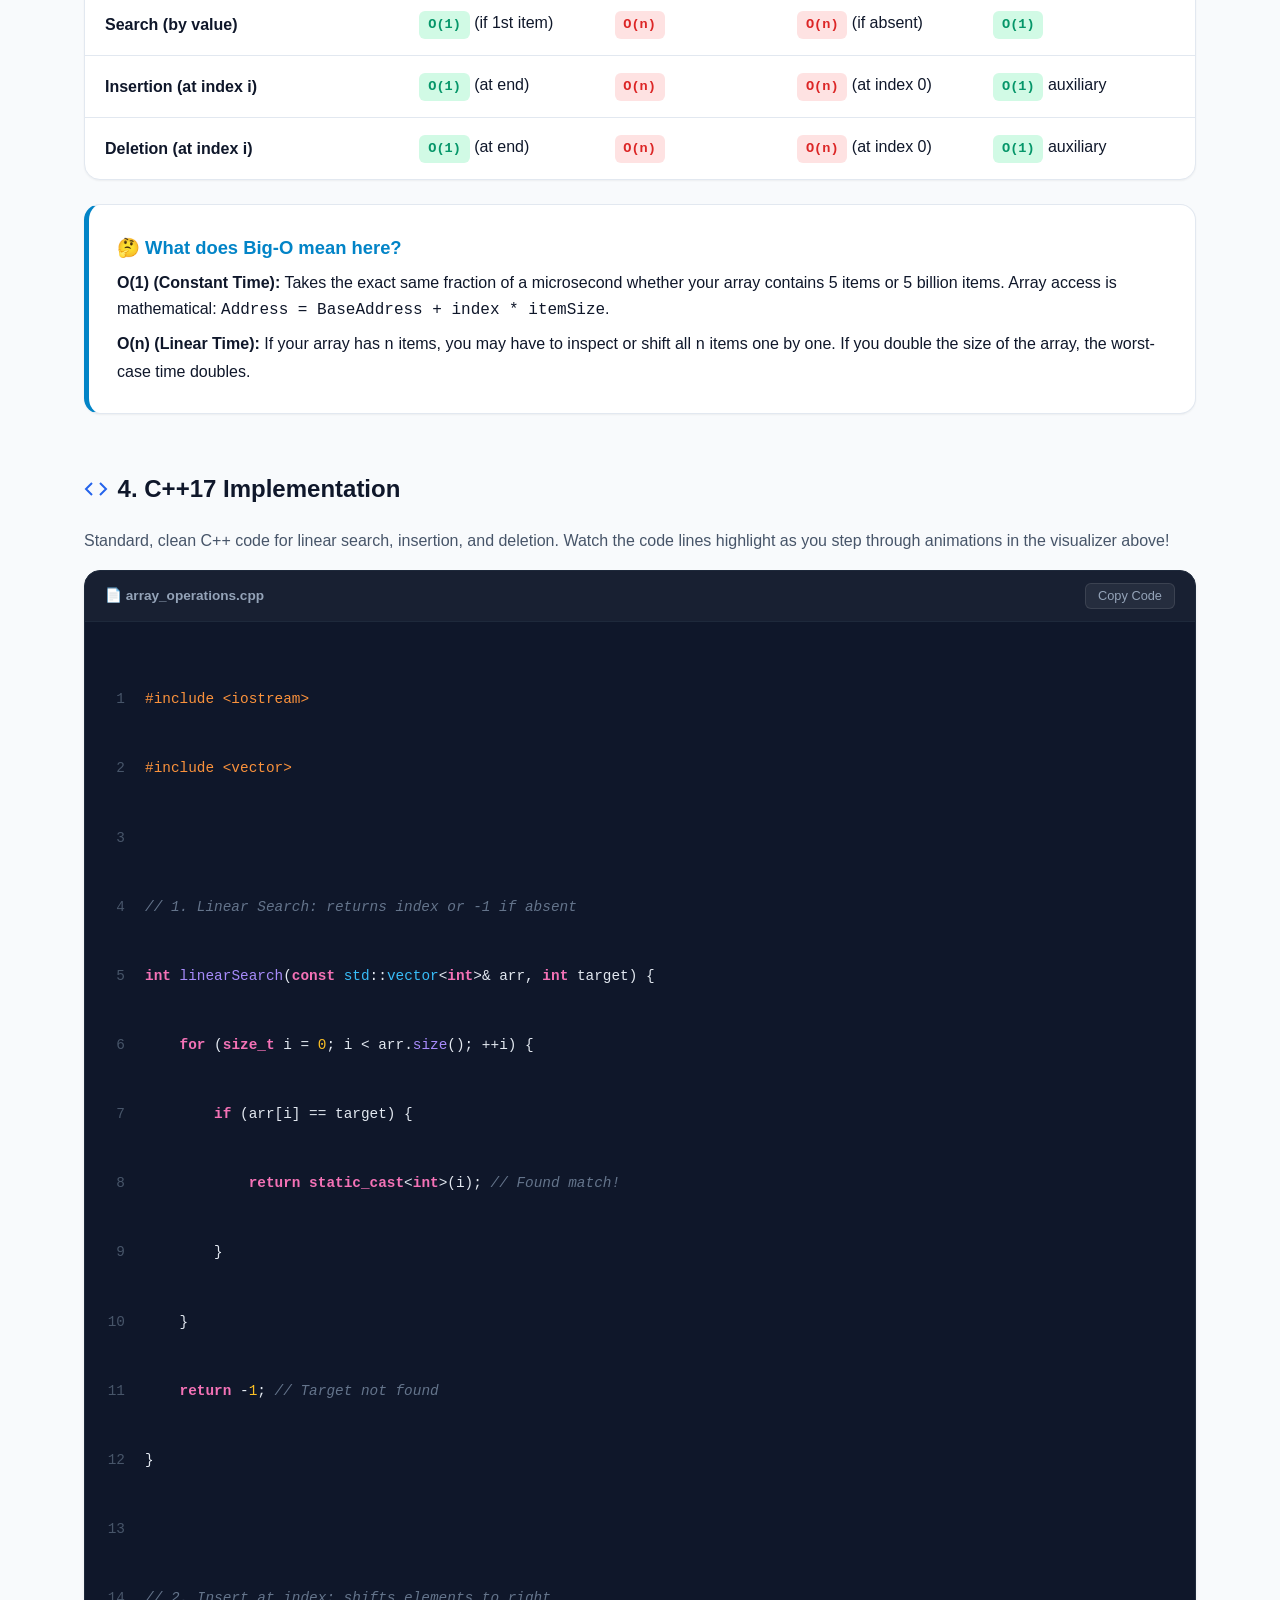
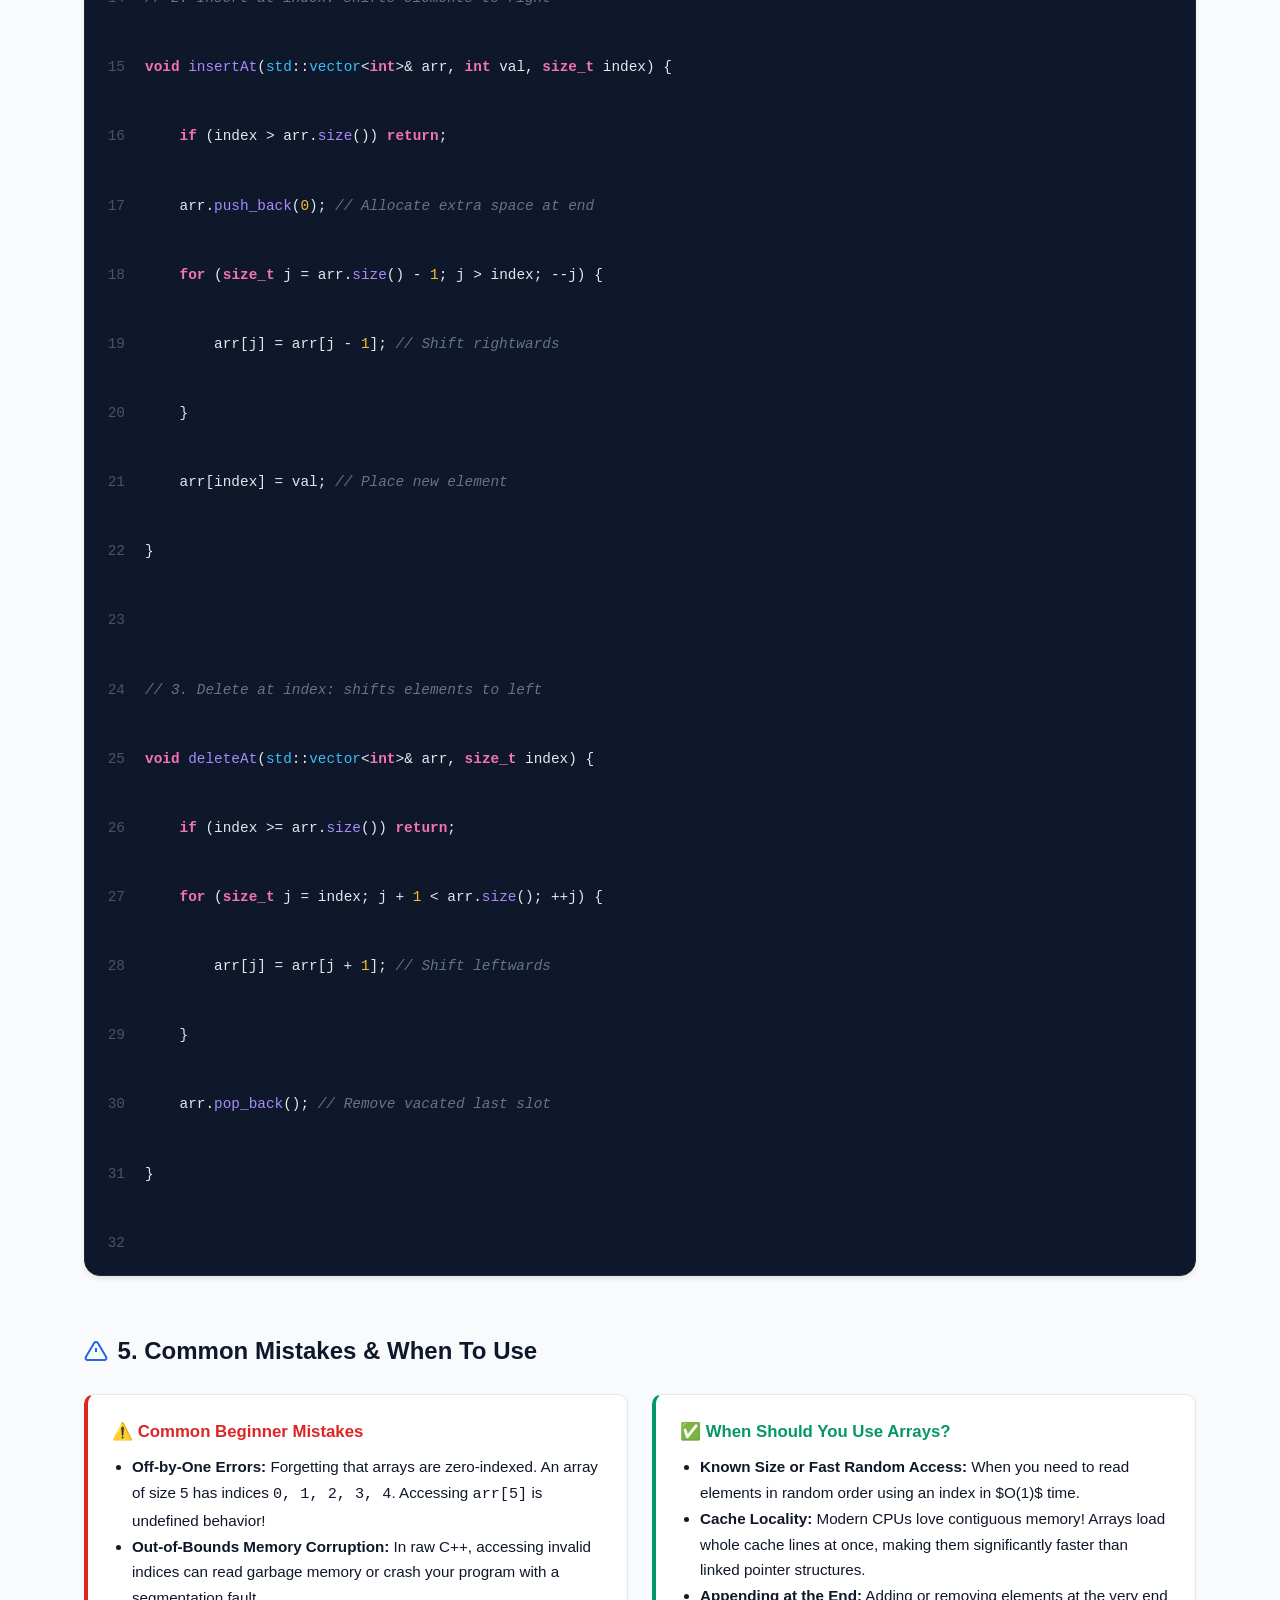
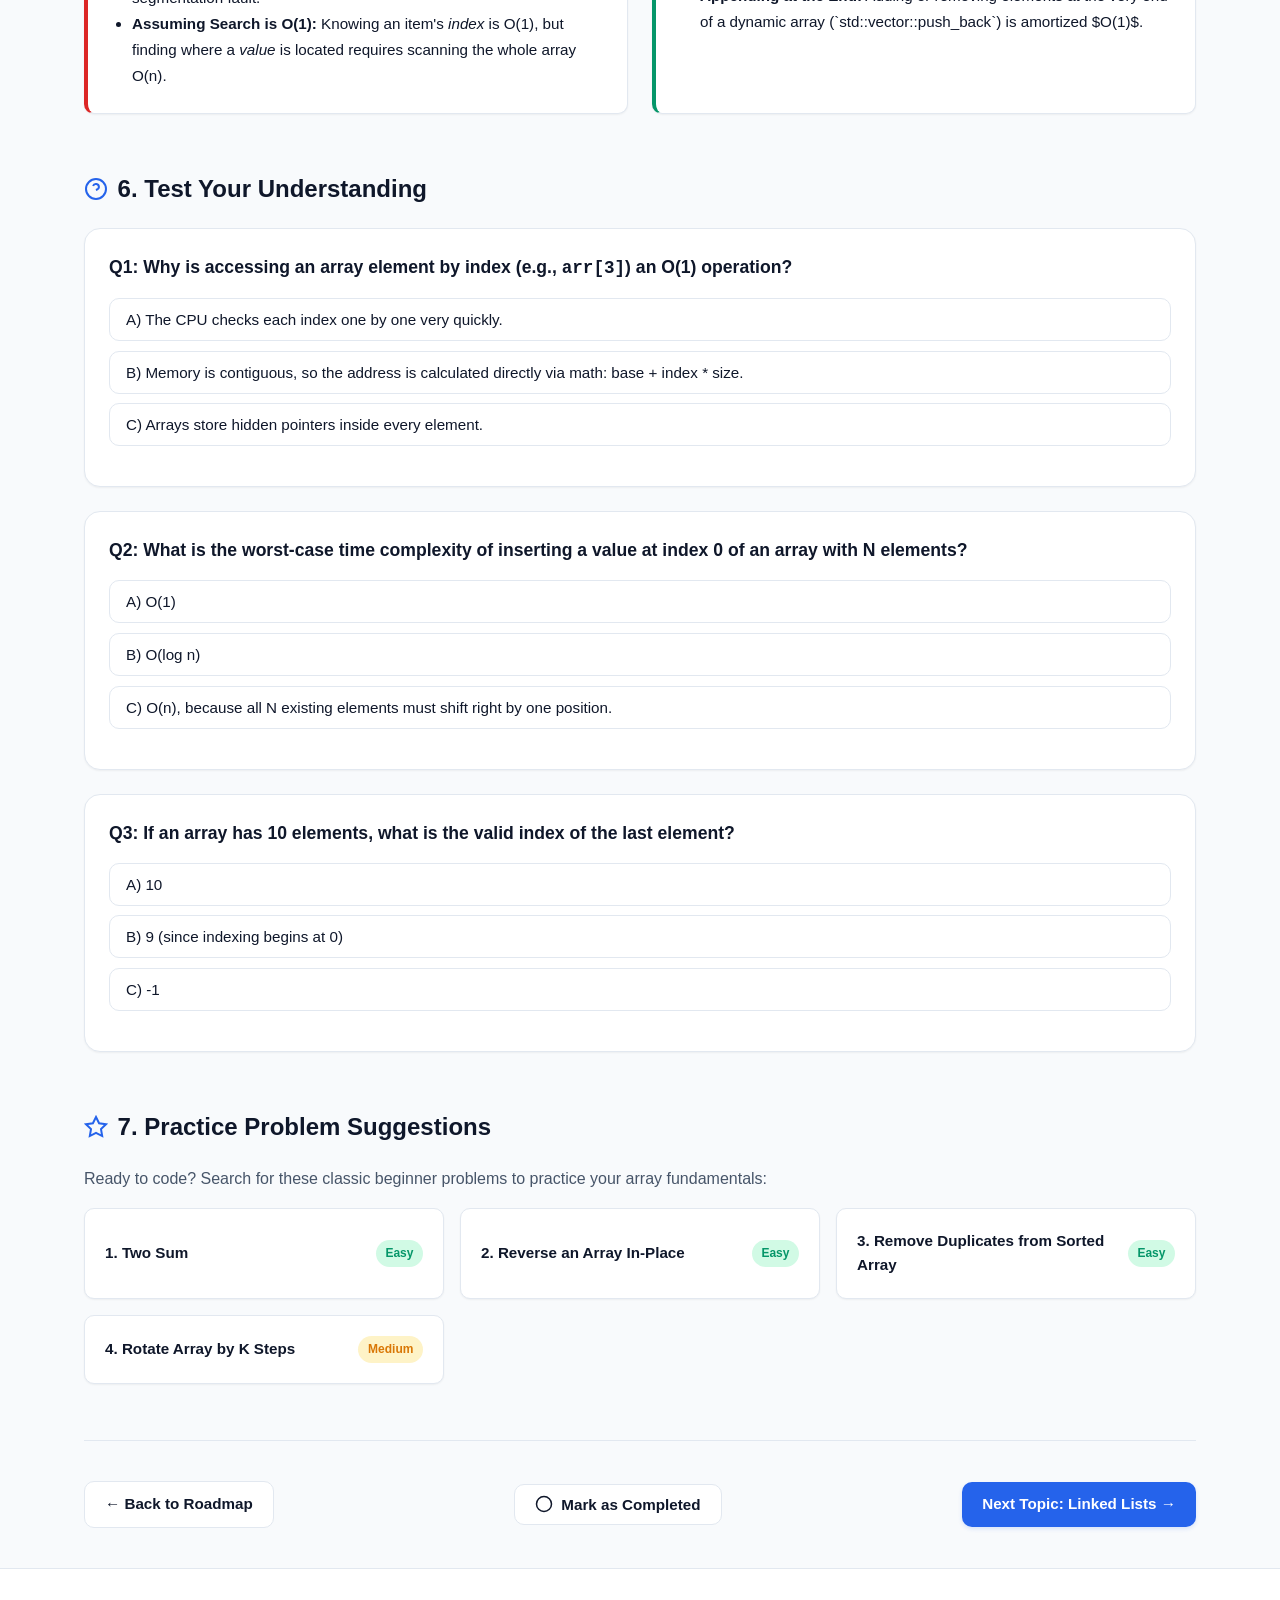
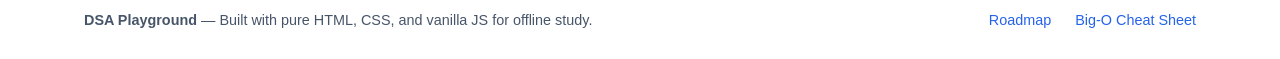
<file: topics/arrays.html>
<!DOCTYPE html>
<html lang="en">
<head>
  <meta charset="UTF-8">
  <meta name="viewport" content="width=device-width, initial-scale=1.0">
  <meta name="description" content="Learn Arrays from scratch with interactive step-by-step visualizations and clean C++ code.">
  <title>Arrays — DSA Playground</title>

  <!-- Prevent FOUC -->
  <script>
    (function() {
      try {
        var saved = localStorage.getItem('dsa_playground_theme');
        var theme = saved ? JSON.parse(saved) : (window.matchMedia && window.matchMedia('(prefers-color-scheme: dark)').matches ? 'dark' : 'light');
        document.documentElement.setAttribute('data-theme', theme);
      } catch(e) {}
    })();
  </script>

  <link rel="stylesheet" href="../css/style.css">
  <script defer src="../js/main.js"></script>
  <script defer src="../js/highlight.js"></script>
  <script defer src="../js/visualizer.js"></script>
  <script defer src="../js/viz/arrays.js"></script>
</head>
<body data-topic-id="arrays">
  <a href="#main-content" class="skip-link">Skip to main content</a>

  <!-- Global Header -->
  <header class="site-header" role="banner">
    <div class="container header-inner">
      <a href="../index.html" class="brand" aria-label="DSA Playground Home">
        <span class="brand-icon" aria-hidden="true">&lt;/&gt;</span>
        <span>DSA Playground</span>
      </a>

      <nav aria-label="Primary Navigation">
        <ul class="nav-links">
          <li><a href="../index.html">Roadmap</a></li>
          <li><a href="../big-o.html">Big-O Cheat Sheet</a></li>
          <li>
            <button class="theme-toggle-btn" type="button" aria-label="Toggle light/dark theme">
              <svg aria-hidden="true" viewBox="0 0 24 24"><path d="M21 12.79A9 9 0 1 1 11.21 3 7 7 0 0 0 21 12.79z"></path></svg>
            </button>
          </li>
        </ul>
      </nav>
    </div>
  </header>

  <!-- Main Content -->
  <main id="main-content">
    
    <!-- Topic Header -->
    <header class="topic-header">
      <div class="container">
        <div class="topic-meta-row">
          <span class="topic-breadcrumb">Topic 1 of 10</span>
          <span class="badge badge-beginner">Beginner</span>
          <span class="badge badge-time">15 min read</span>
        </div>
        <h1 class="topic-title">Arrays</h1>
        <p class="topic-tagline">Contiguous memory, lightning-fast index access, and the trade-offs of shifting.</p>
      </div>
    </header>

    <div class="container">

      <!-- SECTION 1: What is it? + Analogy -->
      <section class="content-section" aria-labelledby="sec-analogy">
        <h2 id="sec-analogy" class="section-heading">
          <svg width="24" height="24" viewBox="0 0 24 24" fill="none" stroke="currentColor" stroke-width="2"><circle cx="12" cy="12" r="10"></circle><line x1="12" y1="16" x2="12" y2="12"></line><line x1="12" y1="8" x2="12.01" y2="8"></line></svg>
          1. What is an Array?
        </h2>
        
        <p style="margin-bottom: 1.25rem; font-size: 1.05rem;">
          An <strong>array</strong> is the most fundamental data structure in computer science. It is a collection of items stored in <em>contiguous</em> (unbroken, side-by-side) slots in your computer's RAM memory. Because every item has the exact same size and slots sit right next to each other, the computer can jump to any slot instantly using an <strong>index</strong> (starting at 0).
        </p>

        <div class="analogy-card">
          <div class="analogy-title">💡 Real-Life Analogy: Numbered School Lockers</div>
          <p>
            Imagine a hallway with a continuous row of numbered school lockers numbered <code>[0]</code> through <code>[7]</code>. If someone says <em>"Open locker number 4"</em>, you don't need to walk from locker 0, 1, 2, and 3 first. You can walk straight to locker 4 with zero wasted time! That is why array lookups are instant <strong>O(1)</strong>.
          </p>
          <p style="margin-top: 0.75rem;">
            However, imagine every locker already has a backpack in it. If a new student joins and needs locker <code>[2]</code>, what happens? Every student from locker 2 onward has to pack up and physically shift one locker to the right! That is why inserting or deleting into the middle of an array requires <strong>O(n)</strong> shifting work.
          </p>
        </div>
      </section>

      <!-- SECTION 2: Interactive Visualizer -->
      <section class="content-section" aria-labelledby="sec-visualizer">
        <h2 id="sec-visualizer" class="section-heading">
          <svg width="24" height="24" viewBox="0 0 24 24" fill="none" stroke="currentColor" stroke-width="2"><polygon points="5 3 19 12 5 21 5 3"></polygon></svg>
          2. Interactive Array Visualizer
        </h2>
        <p style="margin-bottom: 1rem; color: var(--text-secondary);">
          Experiment below! Try searching for a number, inserting a value into index 2, or deleting an element. Watch how elements shift to close or open memory slots.
        </p>

        <div class="viz-container" role="region" aria-label="Array Visualization Studio">
          
          <!-- Operation Toolbar -->
          <div class="viz-toolbar">
            <div class="viz-input-group">
              <label for="input-search-val" style="font-size: 0.85rem; font-weight: 600;">Search Value:</label>
              <input type="number" id="input-search-val" class="viz-input" value="23" min="0" max="99">
              <button type="button" id="btn-op-search" class="btn-ctrl">🔍 Search</button>
            </div>

            <div class="viz-input-group">
              <label for="input-insert-val" style="font-size: 0.85rem; font-weight: 600;">Insert:</label>
              <input type="number" id="input-insert-val" class="viz-input" value="99" min="0" max="99" title="Value">
              <span style="font-size: 0.85rem;">at index</span>
              <input type="number" id="input-insert-idx" class="viz-input" style="width: 60px;" value="2" min="0" max="7" title="Index">
              <button type="button" id="btn-op-insert" class="btn-ctrl">📥 Insert</button>
            </div>

            <div class="viz-input-group">
              <label for="input-delete-idx" style="font-size: 0.85rem; font-weight: 600;">Delete index:</label>
              <input type="number" id="input-delete-idx" class="viz-input" style="width: 60px;" value="1" min="0" max="7">
              <button type="button" id="btn-op-delete" class="btn-ctrl">🗑️ Delete</button>
            </div>

            <button type="button" id="btn-op-random" class="btn-ctrl" style="margin-left: auto;">🎲 Randomize</button>
          </div>

          <!-- Visual Display Stage -->
          <div id="viz-stage" class="viz-stage" aria-live="polite">
            <!-- Populated dynamically by arrays.js -->
          </div>

          <!-- Step Caption Banner -->
          <div class="viz-caption-box">
            <span class="viz-caption-icon" aria-hidden="true">ℹ️</span>
            <span id="viz-caption-text">Ready. Choose an operation above to start the visualization.</span>
            <div id="viz-mini-code" class="viz-mini-code" style="display: none; margin-left: auto;"></div>
          </div>

          <!-- Playback Controls Bar -->
          <div class="viz-playback-bar">
            <div class="viz-button-cluster">
              <button type="button" id="btn-play" class="btn-ctrl">
                <svg width="14" height="14" viewBox="0 0 24 24" fill="currentColor"><polygon points="5 3 19 12 5 21 5 3"></polygon></svg> Play
              </button>
              <button type="button" id="btn-step-back" class="btn-ctrl" title="Step backward">⏮ Step Back</button>
              <button type="button" id="btn-step-fwd" class="btn-ctrl" title="Step forward">⏭ Step Forward</button>
              <button type="button" id="btn-reset" class="btn-ctrl" title="Reset animation">↺ Reset</button>
            </div>

            <div style="display: flex; align-items: center; gap: 1.25rem; flex-wrap: wrap;">
              <label class="code-sync-control" title="Show and synchronize active C++ code line">
                <input type="checkbox" id="check-code-sync" checked>
                <span>Code Sync</span>
              </label>

              <div class="speed-control">
                <label for="slider-speed">Speed:</label>
                <input type="range" id="slider-speed" class="speed-slider" min="0.5" max="2.5" step="0.5" value="1.0">
                <span id="speed-value-label" style="font-family: var(--font-mono); font-size: 0.85rem;">1.0x</span>
              </div>
            </div>
          </div>

        </div>
      </section>

      <!-- SECTION 3: Complexity Table -->
      <section class="content-section" aria-labelledby="sec-complexity">
        <h2 id="sec-complexity" class="section-heading">
          <svg width="24" height="24" viewBox="0 0 24 24" fill="none" stroke="currentColor" stroke-width="2"><circle cx="12" cy="12" r="10"></circle><polyline points="12 6 12 12 16 14"></polyline></svg>
          3. Time & Space Complexity
        </h2>

        <div class="table-wrapper">
          <table class="complexity-table">
            <thead>
              <tr>
                <th>Operation</th>
                <th>Best Case</th>
                <th>Average Case</th>
                <th>Worst Case</th>
                <th>Space Complexity</th>
              </tr>
            </thead>
            <tbody>
              <tr>
                <td><strong>Random Access (Read <code>arr[i]</code>)</strong></td>
                <td><span class="o-tag o-fast">O(1)</span></td>
                <td><span class="o-tag o-fast">O(1)</span></td>
                <td><span class="o-tag o-fast">O(1)</span></td>
                <td><span class="o-tag o-fast">O(1)</span></td>
              </tr>
              <tr>
                <td><strong>Search (by value)</strong></td>
                <td><span class="o-tag o-fast">O(1)</span> (if 1st item)</td>
                <td><span class="o-tag o-slow">O(n)</span></td>
                <td><span class="o-tag o-slow">O(n)</span> (if absent)</td>
                <td><span class="o-tag o-fast">O(1)</span></td>
              </tr>
              <tr>
                <td><strong>Insertion (at index i)</strong></td>
                <td><span class="o-tag o-fast">O(1)</span> (at end)</td>
                <td><span class="o-tag o-slow">O(n)</span></td>
                <td><span class="o-tag o-slow">O(n)</span> (at index 0)</td>
                <td><span class="o-tag o-fast">O(1)</span> auxiliary</td>
              </tr>
              <tr>
                <td><strong>Deletion (at index i)</strong></td>
                <td><span class="o-tag o-fast">O(1)</span> (at end)</td>
                <td><span class="o-tag o-slow">O(n)</span></td>
                <td><span class="o-tag o-slow">O(n)</span> (at index 0)</td>
                <td><span class="o-tag o-fast">O(1)</span> auxiliary</td>
              </tr>
            </tbody>
          </table>
        </div>

        <div class="analogy-card" style="border-left-color: var(--info-color);">
          <div class="analogy-title" style="color: var(--info-color);">🤔 What does Big-O mean here?</div>
          <p>
            <strong>O(1) (Constant Time):</strong> Takes the exact same fraction of a microsecond whether your array contains 5 items or 5 billion items. Array access is mathematical: <code>Address = BaseAddress + index * itemSize</code>.
          </p>
          <p style="margin-top: 0.5rem;">
            <strong>O(n) (Linear Time):</strong> If your array has <code>n</code> items, you may have to inspect or shift all <code>n</code> items one by one. If you double the size of the array, the worst-case time doubles.
          </p>
        </div>
      </section>

      <!-- SECTION 4: C++ Implementation -->
      <section class="content-section" aria-labelledby="sec-code">
        <h2 id="sec-code" class="section-heading">
          <svg width="24" height="24" viewBox="0 0 24 24" fill="none" stroke="currentColor" stroke-width="2"><polyline points="16 18 22 12 16 6"></polyline><polyline points="8 6 2 12 8 18"></polyline></svg>
          4. C++17 Implementation
        </h2>
        <p style="margin-bottom: 1rem; color: var(--text-secondary);">
          Standard, clean C++ code for linear search, insertion, and deletion. Watch the code lines highlight as you step through animations in the visualizer above!
        </p>

        <div class="code-card">
          <div class="code-header">
            <span class="code-title">📄 array_operations.cpp</span>
            <button type="button" class="code-copy-btn" data-target="arrays-code-block">Copy Code</button>
          </div>
          <pre class="code-pre" id="arrays-code-block">
#include &lt;iostream&gt;
#include &lt;vector&gt;

// 1. Linear Search: returns index or -1 if absent
int linearSearch(const std::vector&lt;int&gt;&amp; arr, int target) {
    for (size_t i = 0; i &lt; arr.size(); ++i) {
        if (arr[i] == target) {
            return static_cast&lt;int&gt;(i); // Found match!
        }
    }
    return -1; // Target not found
}

// 2. Insert at index: shifts elements to right
void insertAt(std::vector&lt;int&gt;&amp; arr, int val, size_t index) {
    if (index &gt; arr.size()) return;
    arr.push_back(0); // Allocate extra space at end
    for (size_t j = arr.size() - 1; j &gt; index; --j) {
        arr[j] = arr[j - 1]; // Shift rightwards
    }
    arr[index] = val; // Place new element
}

// 3. Delete at index: shifts elements to left
void deleteAt(std::vector&lt;int&gt;&amp; arr, size_t index) {
    if (index &gt;= arr.size()) return;
    for (size_t j = index; j + 1 &lt; arr.size(); ++j) {
        arr[j] = arr[j + 1]; // Shift leftwards
    }
    arr.pop_back(); // Remove vacated last slot
}
          </pre>
        </div>
      </section>

      <!-- SECTION 5: Common Mistakes & When to Use -->
      <section class="content-section" aria-labelledby="sec-pitfalls">
        <h2 id="sec-pitfalls" class="section-heading">
          <svg width="24" height="24" viewBox="0 0 24 24" fill="none" stroke="currentColor" stroke-width="2"><path d="M10.29 3.86L1.82 18a2 2 0 0 0 1.71 3h16.94a2 2 0 0 0 1.71-3L13.71 3.86a2 2 0 0 0-3.42 0z"></path><line x1="12" y1="9" x2="12" y2="13"></line><line x1="12" y1="17" x2="12.01" y2="17"></line></svg>
          5. Common Mistakes &amp; When To Use
        </h2>

        <div class="callouts-grid">
          <div class="callout-card callout-warning">
            <div class="callout-title">⚠️ Common Beginner Mistakes</div>
            <ul style="padding-left: 1.25rem; font-size: 0.95rem; line-height: 1.7;">
              <li><strong>Off-by-One Errors:</strong> Forgetting that arrays are zero-indexed. An array of size 5 has indices <code>0, 1, 2, 3, 4</code>. Accessing <code>arr[5]</code> is undefined behavior!</li>
              <li><strong>Out-of-Bounds Memory Corruption:</strong> In raw C++, accessing invalid indices can read garbage memory or crash your program with a segmentation fault.</li>
              <li><strong>Assuming Search is O(1):</strong> Knowing an item's <em>index</em> is O(1), but finding where a <em>value</em> is located requires scanning the whole array O(n).</li>
            </ul>
          </div>

          <div class="callout-card callout-tip">
            <div class="callout-title">✅ When Should You Use Arrays?</div>
            <ul style="padding-left: 1.25rem; font-size: 0.95rem; line-height: 1.7;">
              <li><strong>Known Size or Fast Random Access:</strong> When you need to read elements in random order using an index in $O(1)$ time.</li>
              <li><strong>Cache Locality:</strong> Modern CPUs love contiguous memory! Arrays load whole cache lines at once, making them significantly faster than linked pointer structures.</li>
              <li><strong>Appending at the End:</strong> Adding or removing elements at the very end of a dynamic array (`std::vector::push_back`) is amortized $O(1)$.</li>
            </ul>
          </div>
        </div>
      </section>

      <!-- SECTION 6: Mini Quiz -->
      <section class="content-section" aria-labelledby="sec-quiz">
        <h2 id="sec-quiz" class="section-heading">
          <svg width="24" height="24" viewBox="0 0 24 24" fill="none" stroke="currentColor" stroke-width="2"><circle cx="12" cy="12" r="10"></circle><path d="M9.09 9a3 3 0 0 1 5.83 1c0 2-3 3-3 3"></path><line x1="12" y1="17" x2="12.01" y2="17"></line></svg>
          6. Test Your Understanding
        </h2>

        <!-- Question 1 -->
        <div class="quiz-card" id="quiz-q1">
          <div class="quiz-question">Q1: Why is accessing an array element by index (e.g., <code>arr[3]</code>) an O(1) operation?</div>
          <div class="quiz-options">
            <button type="button" class="quiz-option" data-correct="false">A) The CPU checks each index one by one very quickly.</button>
            <button type="button" class="quiz-option" data-correct="true">B) Memory is contiguous, so the address is calculated directly via math: base + index * size.</button>
            <button type="button" class="quiz-option" data-correct="false">C) Arrays store hidden pointers inside every element.</button>
          </div>
          <div class="quiz-feedback"></div>
        </div>

        <!-- Question 2 -->
        <div class="quiz-card" id="quiz-q2">
          <div class="quiz-question">Q2: What is the worst-case time complexity of inserting a value at index 0 of an array with N elements?</div>
          <div class="quiz-options">
            <button type="button" class="quiz-option" data-correct="false">A) O(1)</button>
            <button type="button" class="quiz-option" data-correct="false">B) O(log n)</button>
            <button type="button" class="quiz-option" data-correct="true">C) O(n), because all N existing elements must shift right by one position.</button>
          </div>
          <div class="quiz-feedback"></div>
        </div>

        <!-- Question 3 -->
        <div class="quiz-card" id="quiz-q3">
          <div class="quiz-question">Q3: If an array has 10 elements, what is the valid index of the last element?</div>
          <div class="quiz-options">
            <button type="button" class="quiz-option" data-correct="false">A) 10</button>
            <button type="button" class="quiz-option" data-correct="true">B) 9 (since indexing begins at 0)</button>
            <button type="button" class="quiz-option" data-correct="false">C) -1</button>
          </div>
          <div class="quiz-feedback"></div>
        </div>
      </section>

      <!-- SECTION 7: Practice Problems -->
      <section class="content-section" aria-labelledby="sec-practice">
        <h2 id="sec-practice" class="section-heading">
          <svg width="24" height="24" viewBox="0 0 24 24" fill="none" stroke="currentColor" stroke-width="2"><polygon points="12 2 15.09 8.26 22 9.27 17 14.14 18.18 21.02 12 17.77 5.82 21.02 7 14.14 2 9.27 8.91 8.26 12 2"></polygon></svg>
          7. Practice Problem Suggestions
        </h2>
        <p style="margin-bottom: 1rem; color: var(--text-secondary);">
          Ready to code? Search for these classic beginner problems to practice your array fundamentals:
        </p>

        <ul class="practice-list">
          <li class="practice-item">
            <span class="practice-title">1. Two Sum</span>
            <span class="badge badge-beginner">Easy</span>
          </li>
          <li class="practice-item">
            <span class="practice-title">2. Reverse an Array In-Place</span>
            <span class="badge badge-beginner">Easy</span>
          </li>
          <li class="practice-item">
            <span class="practice-title">3. Remove Duplicates from Sorted Array</span>
            <span class="badge badge-beginner">Easy</span>
          </li>
          <li class="practice-item">
            <span class="practice-title">4. Rotate Array by K Steps</span>
            <span class="badge badge-intermediate">Medium</span>
          </li>
        </ul>
      </section>

      <!-- SECTION 8: Topic Navigation & Completion -->
      <div class="topic-footer-nav">
        <a href="../index.html" class="btn btn-secondary">← Back to Roadmap</a>

        <button type="button" id="btn-mark-completed" class="btn btn-secondary">
          <svg width="18" height="18" viewBox="0 0 24 24" fill="none" stroke="currentColor" stroke-width="2"><circle cx="12" cy="12" r="10"></circle></svg>
          Mark as Completed
        </button>

        <a href="linked-lists.html" class="btn btn-primary">
          Next Topic: Linked Lists →
        </a>
      </div>

    </div>
  </main>

  <!-- Global Footer -->
  <footer class="site-footer" role="contentinfo">
    <div class="container footer-inner">
      <div>
        <strong>DSA Playground</strong> — Built with pure HTML, CSS, and vanilla JS for offline study.
      </div>
      <ul class="footer-links">
        <li><a href="../index.html">Roadmap</a></li>
        <li><a href="../big-o.html">Big-O Cheat Sheet</a></li>
      </ul>
    </div>
  </footer>

  <!-- Inline Quiz Handling Script -->
  <script>
    document.addEventListener('DOMContentLoaded', function() {
      const quizCards = document.querySelectorAll('.quiz-card');
      quizCards.forEach(function(card) {
        const options = card.querySelectorAll('.quiz-option');
        const feedback = card.querySelector('.quiz-feedback');

        options.forEach(function(opt) {
          opt.addEventListener('click', function() {
            // Disable all options in this card
            options.forEach(o => o.disabled = true);

            const isCorrect = opt.getAttribute('data-correct') === 'true';
            if (isCorrect) {
              opt.classList.add('correct');
              feedback.className = 'quiz-feedback show correct-feedback';
              feedback.innerHTML = '<strong>✓ Correct!</strong> Great job. ' + (opt.textContent.replace(/^[A-C]\)\s*/, ''));
            } else {
              opt.classList.add('incorrect');
              // Highlight the correct one
              options.forEach(o => {
                if (o.getAttribute('data-correct') === 'true') o.classList.add('correct');
              });
              feedback.className = 'quiz-feedback show incorrect-feedback';
              feedback.innerHTML = '<strong>✗ Not quite.</strong> Take a look at the highlighted correct answer.';
            }
          });
        });
      });
    });
  </script>

</body>
</html>
</file>
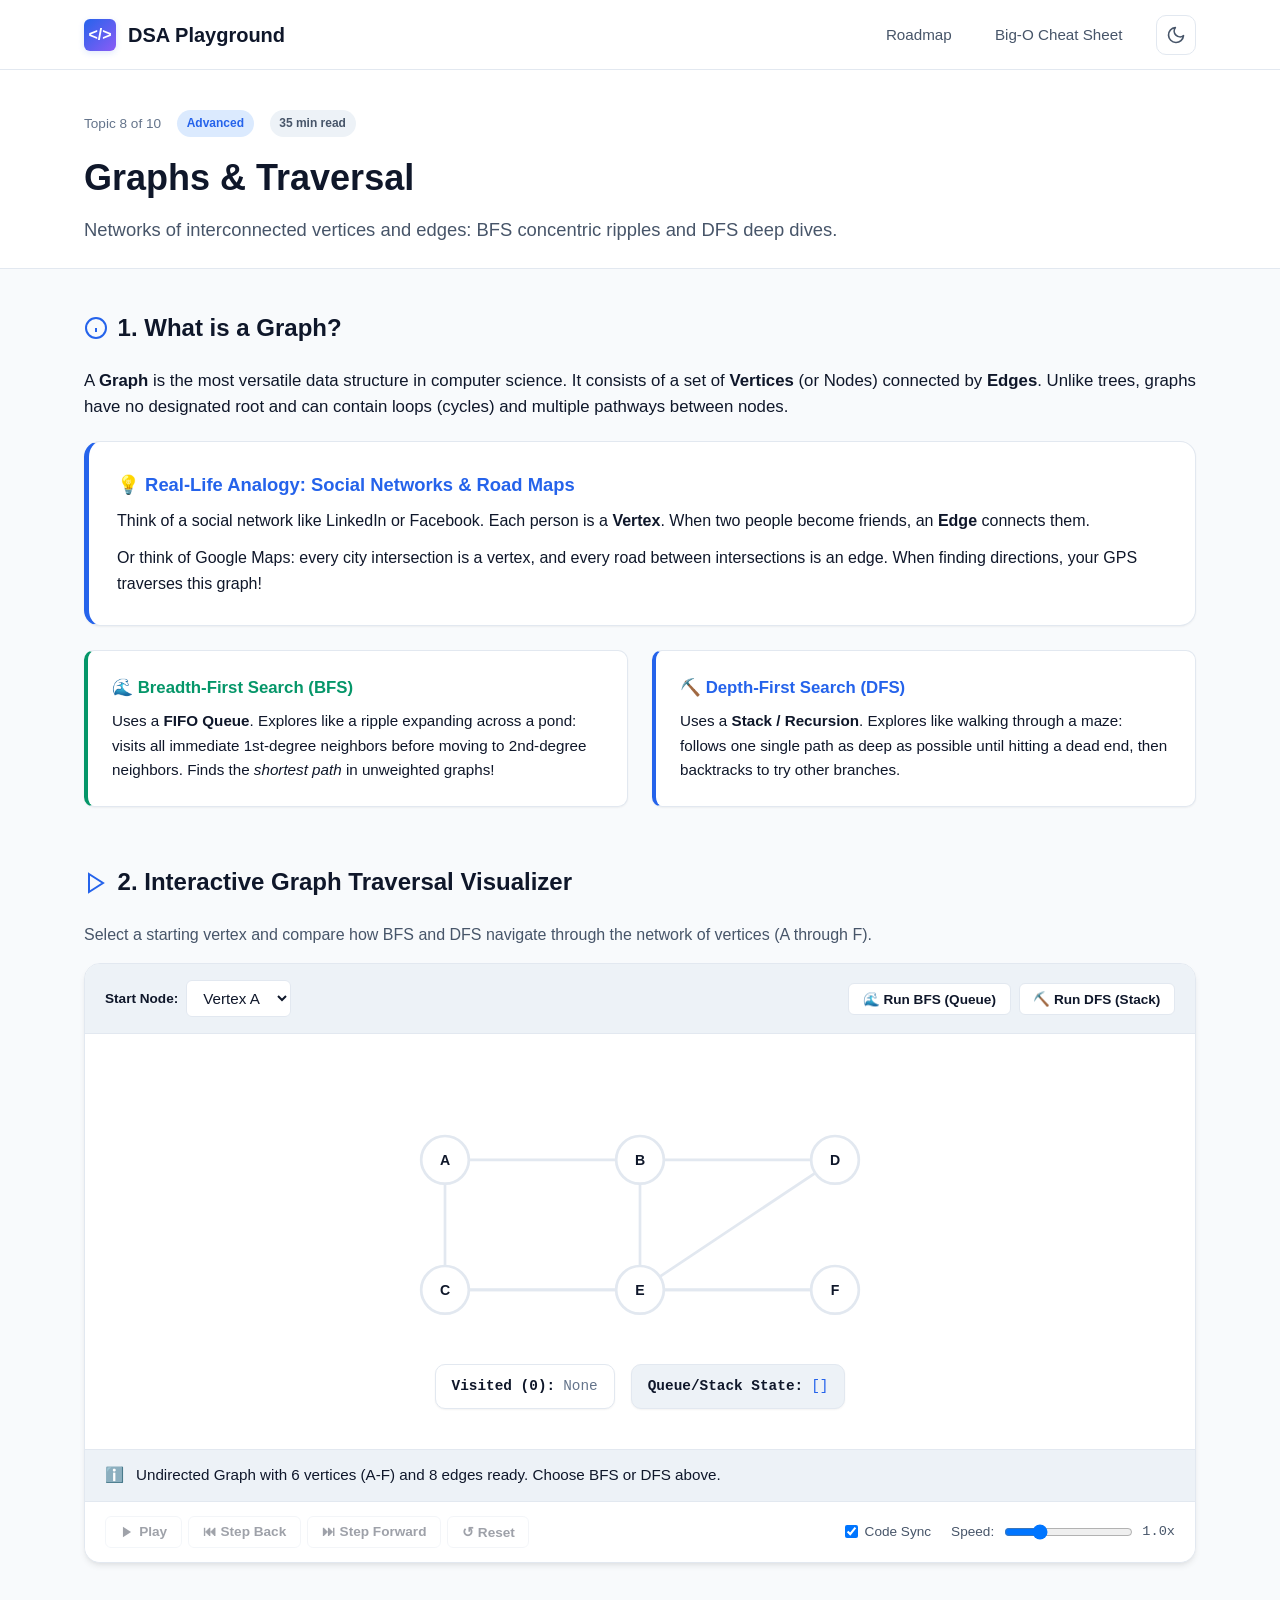
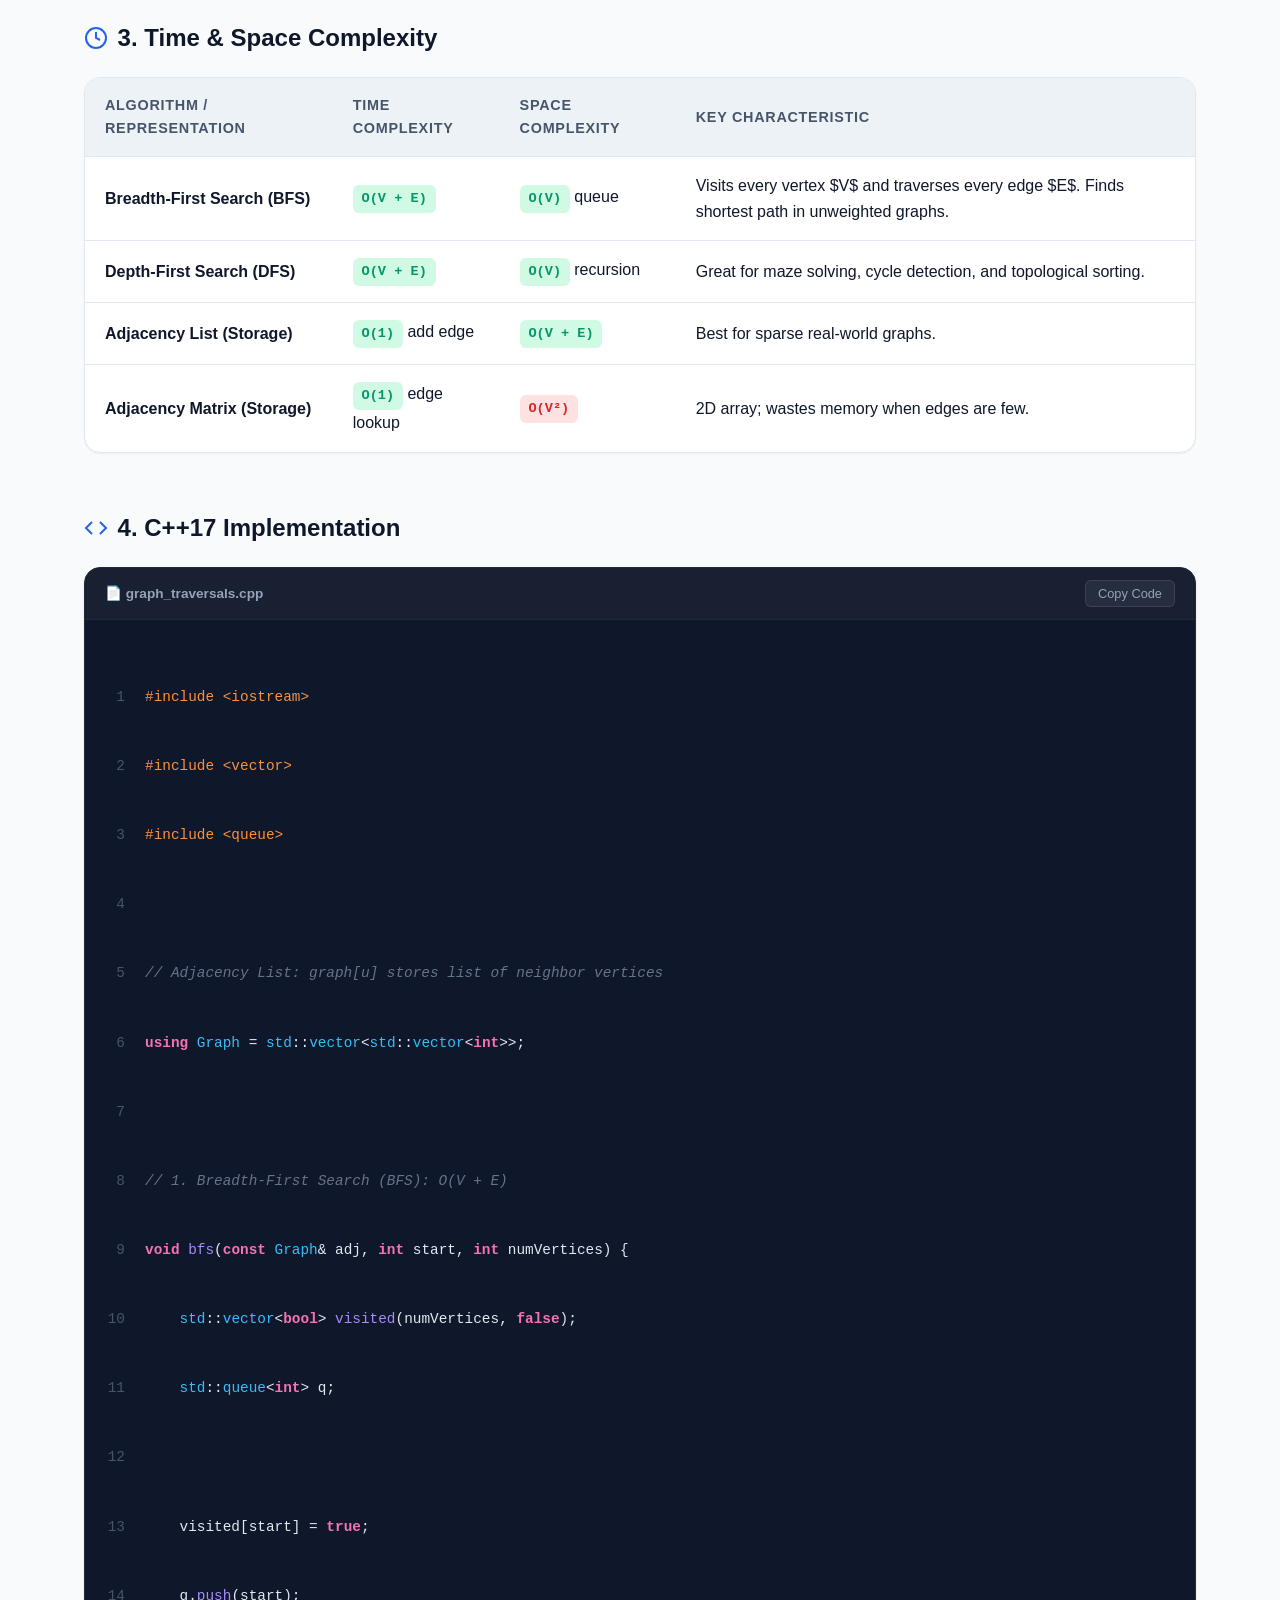
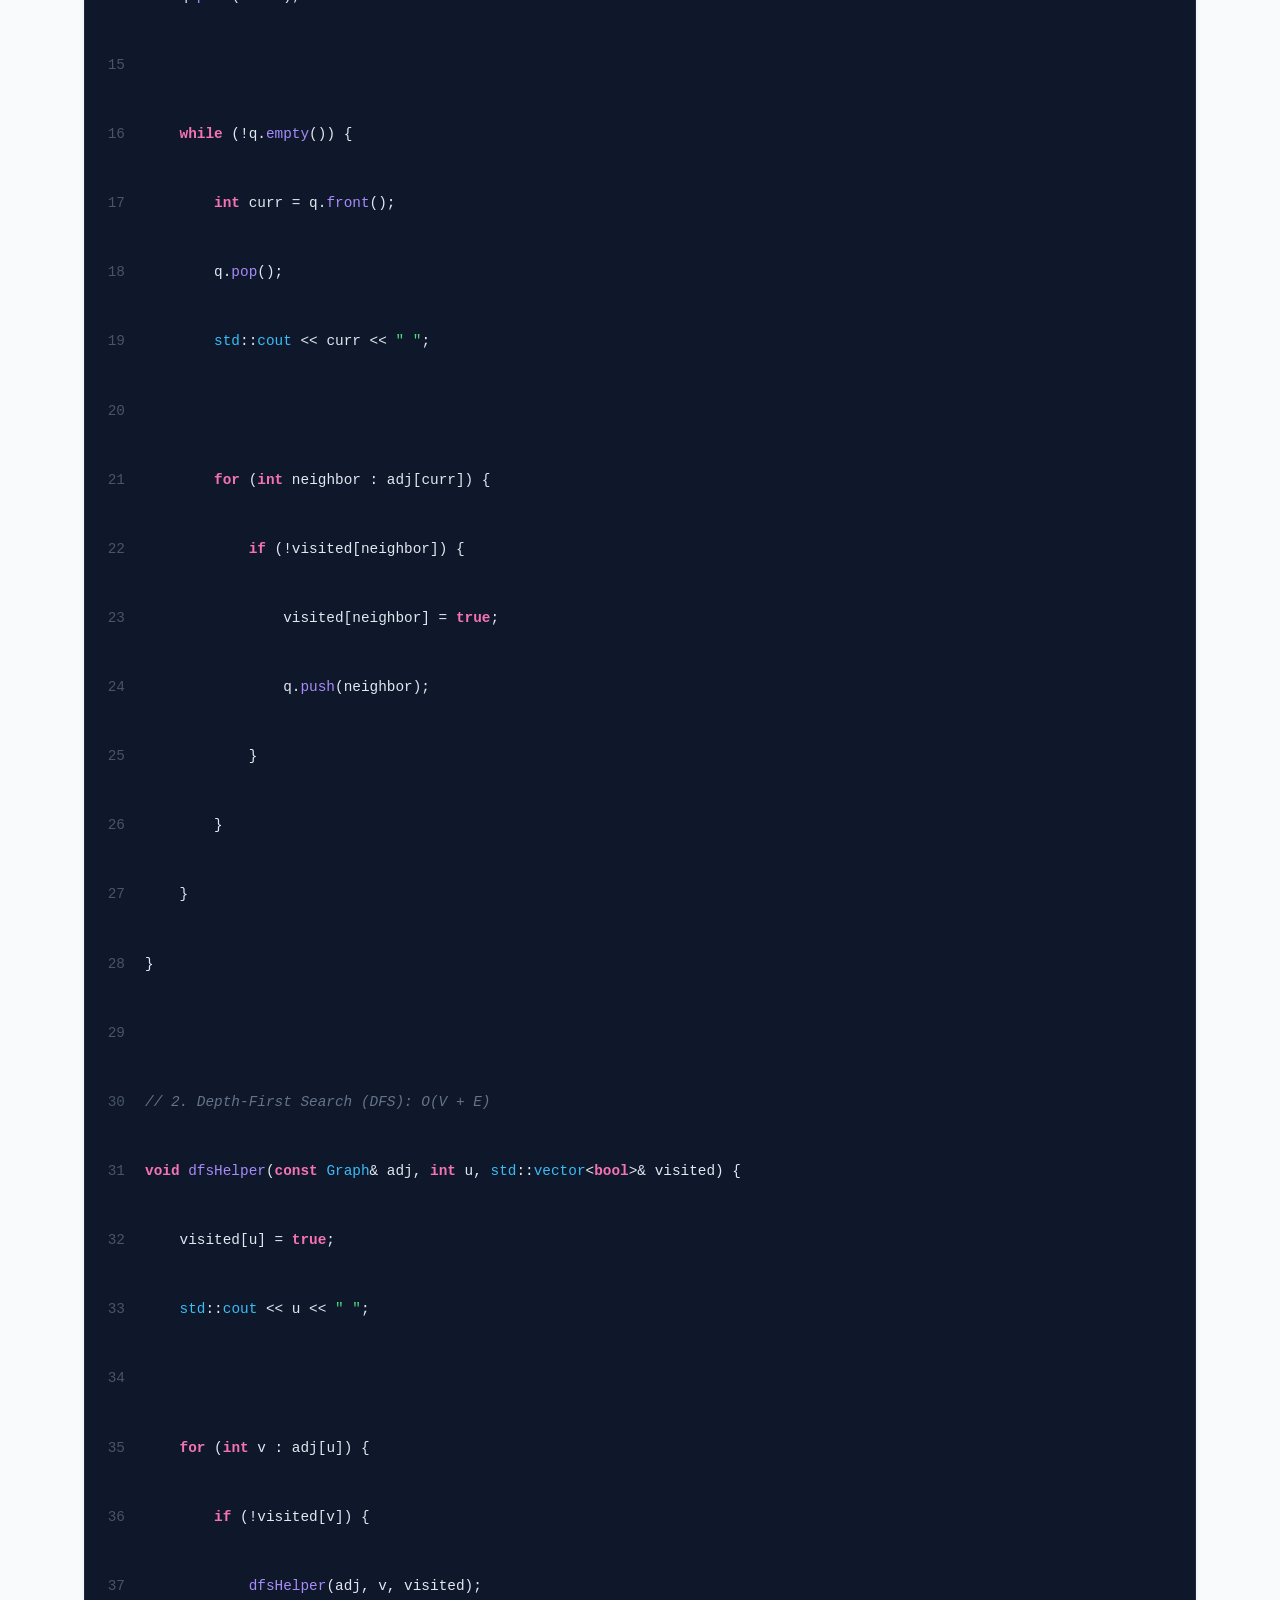
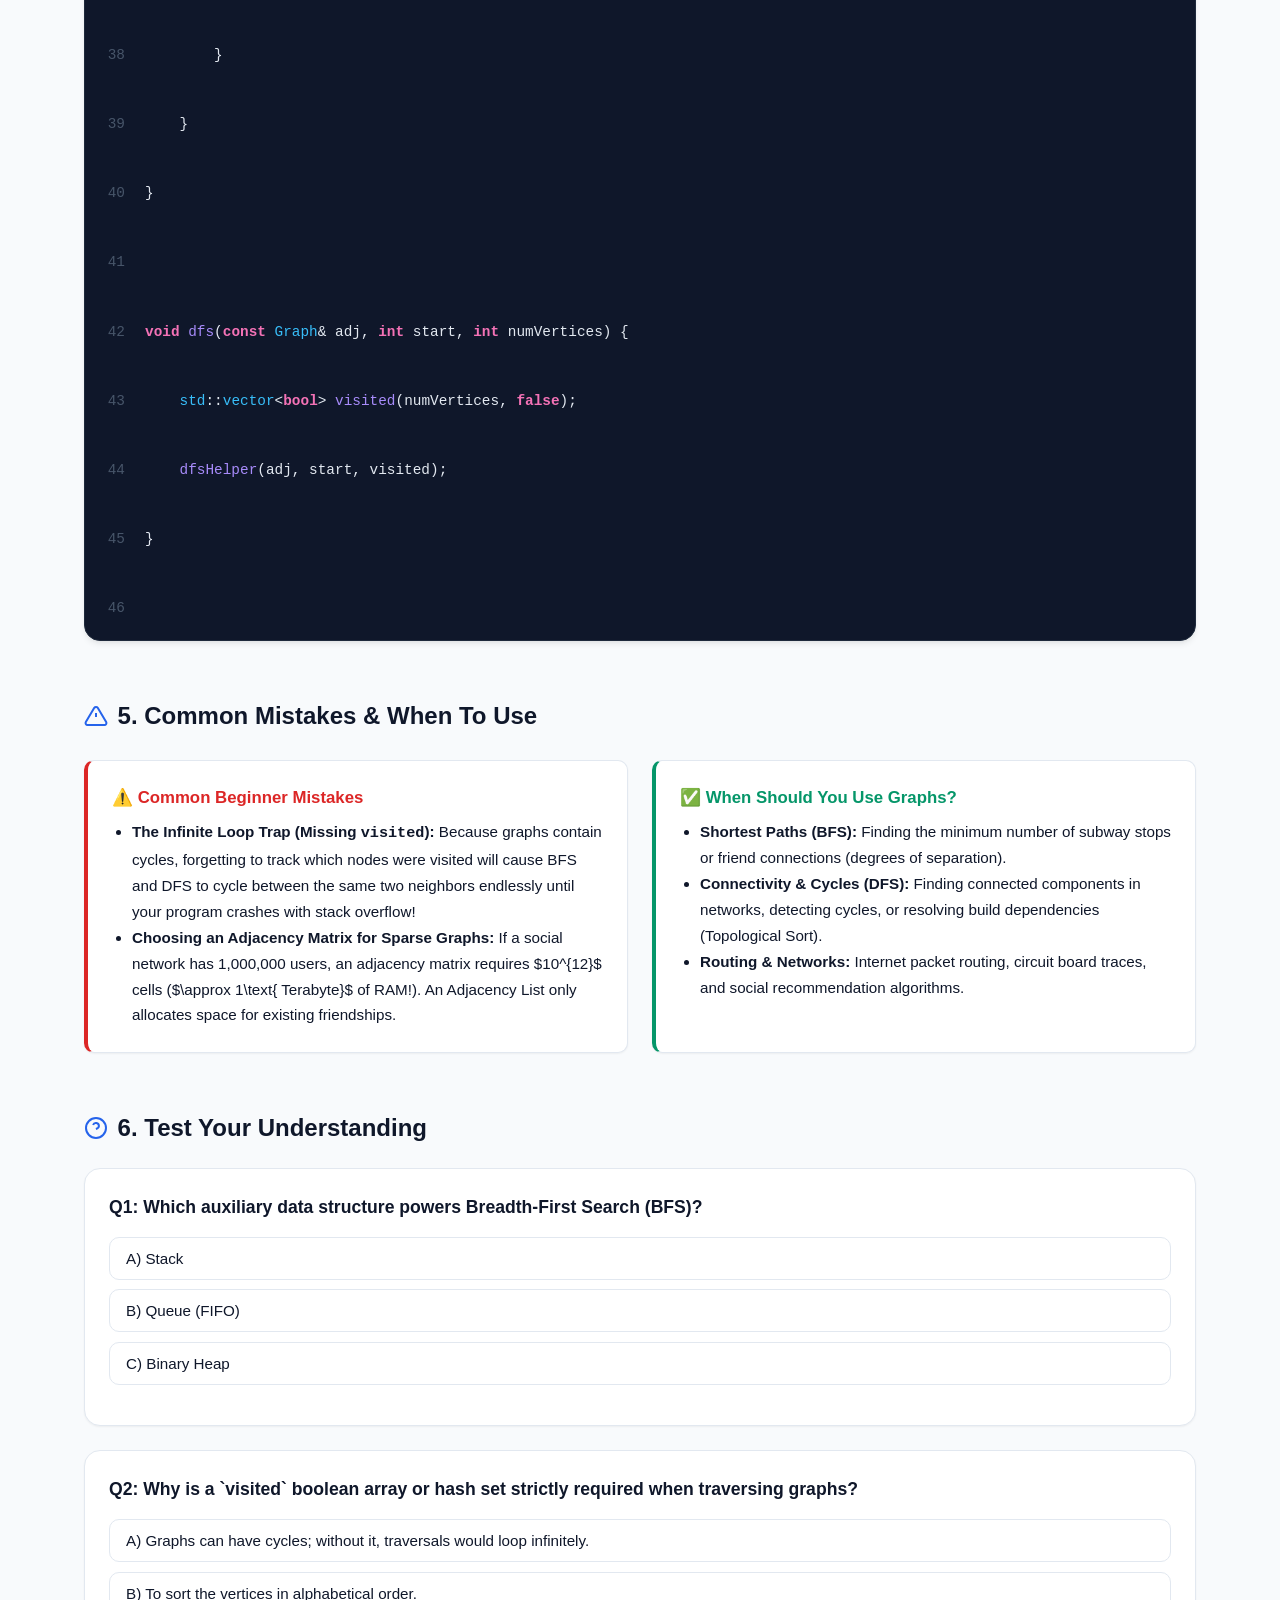
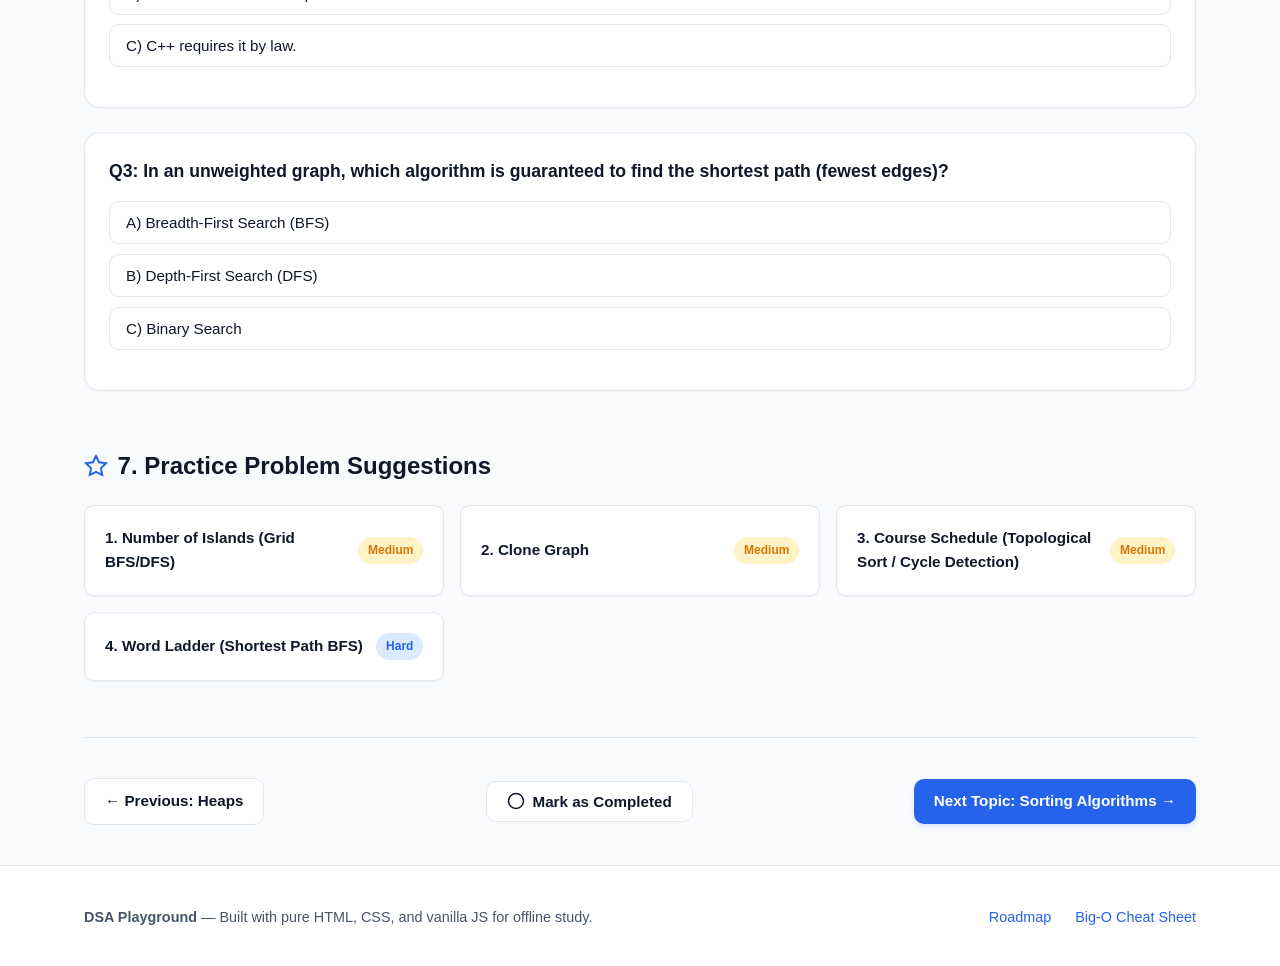
<file: topics/graphs.html>
<!DOCTYPE html>
<html lang="en">
<head>
  <meta charset="UTF-8">
  <meta name="viewport" content="width=device-width, initial-scale=1.0">
  <meta name="description" content="Master Graphs, BFS (Breadth-First Search), and DFS (Depth-First Search) with interactive network animations and C++ code.">
  <title>Graphs &amp; Traversal — DSA Playground</title>

  <!-- Prevent FOUC -->
  <script>
    (function() {
      try {
        var saved = localStorage.getItem('dsa_playground_theme');
        var theme = saved ? JSON.parse(saved) : (window.matchMedia && window.matchMedia('(prefers-color-scheme: dark)').matches ? 'dark' : 'light');
        document.documentElement.setAttribute('data-theme', theme);
      } catch(e) {}
    })();
  </script>

  <link rel="stylesheet" href="../css/style.css">
  <script defer src="../js/main.js"></script>
  <script defer src="../js/highlight.js"></script>
  <script defer src="../js/visualizer.js"></script>
  <script defer src="../js/viz/graphs.js"></script>
</head>
<body data-topic-id="graphs">
  <a href="#main-content" class="skip-link">Skip to main content</a>

  <header class="site-header" role="banner">
    <div class="container header-inner">
      <a href="../index.html" class="brand" aria-label="DSA Playground Home">
        <span class="brand-icon" aria-hidden="true">&lt;/&gt;</span>
        <span>DSA Playground</span>
      </a>

      <nav aria-label="Primary Navigation">
        <ul class="nav-links">
          <li><a href="../index.html">Roadmap</a></li>
          <li><a href="../big-o.html">Big-O Cheat Sheet</a></li>
          <li>
            <button class="theme-toggle-btn" type="button" aria-label="Toggle light/dark theme">
              <svg aria-hidden="true" viewBox="0 0 24 24"><path d="M21 12.79A9 9 0 1 1 11.21 3 7 7 0 0 0 21 12.79z"></path></svg>
            </button>
          </li>
        </ul>
      </nav>
    </div>
  </header>

  <main id="main-content">
    
    <header class="topic-header">
      <div class="container">
        <div class="topic-meta-row">
          <span class="topic-breadcrumb">Topic 8 of 10</span>
          <span class="badge badge-advanced">Advanced</span>
          <span class="badge badge-time">35 min read</span>
        </div>
        <h1 class="topic-title">Graphs &amp; Traversal</h1>
        <p class="topic-tagline">Networks of interconnected vertices and edges: BFS concentric ripples and DFS deep dives.</p>
      </div>
    </header>

    <div class="container">

      <!-- SECTION 1: What is it? + Analogy -->
      <section class="content-section" aria-labelledby="sec-analogy">
        <h2 id="sec-analogy" class="section-heading">
          <svg width="24" height="24" viewBox="0 0 24 24" fill="none" stroke="currentColor" stroke-width="2"><circle cx="12" cy="12" r="10"></circle><line x1="12" y1="16" x2="12" y2="12"></line><line x1="12" y1="8" x2="12.01" y2="8"></line></svg>
          1. What is a Graph?
        </h2>
        
        <p style="margin-bottom: 1.25rem; font-size: 1.05rem;">
          A <strong>Graph</strong> is the most versatile data structure in computer science. It consists of a set of <strong>Vertices</strong> (or Nodes) connected by <strong>Edges</strong>. Unlike trees, graphs have no designated root and can contain loops (cycles) and multiple pathways between nodes.
        </p>

        <div class="analogy-card">
          <div class="analogy-title">💡 Real-Life Analogy: Social Networks &amp; Road Maps</div>
          <p>
            Think of a social network like LinkedIn or Facebook. Each person is a <strong>Vertex</strong>. When two people become friends, an <strong>Edge</strong> connects them. 
          </p>
          <p style="margin-top: 0.75rem;">
            Or think of Google Maps: every city intersection is a vertex, and every road between intersections is an edge. When finding directions, your GPS traverses this graph!
          </p>
        </div>

        <div class="callouts-grid">
          <div class="callout-card callout-tip">
            <div class="callout-title">🌊 Breadth-First Search (BFS)</div>
            <p style="font-size: 0.95rem;">Uses a <strong>FIFO Queue</strong>. Explores like a ripple expanding across a pond: visits all immediate 1st-degree neighbors before moving to 2nd-degree neighbors. Finds the <em>shortest path</em> in unweighted graphs!</p>
          </div>
          <div class="callout-card callout-tip" style="border-left-color: var(--accent-primary);">
            <div class="callout-title" style="color: var(--accent-primary);">⛏️ Depth-First Search (DFS)</div>
            <p style="font-size: 0.95rem;">Uses a <strong>Stack / Recursion</strong>. Explores like walking through a maze: follows one single path as deep as possible until hitting a dead end, then backtracks to try other branches.</p>
          </div>
        </div>
      </section>

      <!-- SECTION 2: Interactive Visualizer -->
      <section class="content-section" aria-labelledby="sec-visualizer">
        <h2 id="sec-visualizer" class="section-heading">
          <svg width="24" height="24" viewBox="0 0 24 24" fill="none" stroke="currentColor" stroke-width="2"><polygon points="5 3 19 12 5 21 5 3"></polygon></svg>
          2. Interactive Graph Traversal Visualizer
        </h2>
        <p style="margin-bottom: 1rem; color: var(--text-secondary);">
          Select a starting vertex and compare how BFS and DFS navigate through the network of vertices (A through F).
        </p>

        <div class="viz-container" role="region" aria-label="Graph Visualizer Studio">
          
          <div class="viz-toolbar">
            <div class="viz-input-group">
              <label for="select-graph-start" style="font-size: 0.85rem; font-weight: 600;">Start Node:</label>
              <select id="select-graph-start" class="viz-select">
                <option value="0">Vertex A</option>
                <option value="1">Vertex B</option>
                <option value="2">Vertex C</option>
                <option value="3">Vertex D</option>
                <option value="4">Vertex E</option>
                <option value="5">Vertex F</option>
              </select>
            </div>

            <div class="viz-input-group">
              <button type="button" id="btn-op-bfs" class="btn-ctrl">🌊 Run BFS (Queue)</button>
              <button type="button" id="btn-op-dfs" class="btn-ctrl">⛏️ Run DFS (Stack)</button>
            </div>
          </div>

          <div id="viz-stage" class="viz-stage" aria-live="polite">
            <!-- Populated dynamically by graphs.js -->
          </div>

          <div class="viz-caption-box">
            <span class="viz-caption-icon" aria-hidden="true">ℹ️</span>
            <span id="viz-caption-text">Ready. Choose BFS or DFS above to start traversal.</span>
            <div id="viz-mini-code" class="viz-mini-code" style="display: none; margin-left: auto;"></div>
          </div>

          <div class="viz-playback-bar">
            <div class="viz-button-cluster">
              <button type="button" id="btn-play" class="btn-ctrl">
                <svg width="14" height="14" viewBox="0 0 24 24" fill="currentColor"><polygon points="5 3 19 12 5 21 5 3"></polygon></svg> Play
              </button>
              <button type="button" id="btn-step-back" class="btn-ctrl">⏮ Step Back</button>
              <button type="button" id="btn-step-fwd" class="btn-ctrl">⏭ Step Forward</button>
              <button type="button" id="btn-reset" class="btn-ctrl">↺ Reset</button>
            </div>

            <div style="display: flex; align-items: center; gap: 1.25rem; flex-wrap: wrap;">
              <label class="code-sync-control" title="Show and synchronize active C++ code line">
                <input type="checkbox" id="check-code-sync" checked>
                <span>Code Sync</span>
              </label>

              <div class="speed-control">
                <label for="slider-speed">Speed:</label>
                <input type="range" id="slider-speed" class="speed-slider" min="0.5" max="2.5" step="0.5" value="1.0">
                <span id="speed-value-label" style="font-family: var(--font-mono); font-size: 0.85rem;">1.0x</span>
              </div>
            </div>
          </div>

        </div>
      </section>

      <!-- SECTION 3: Complexity Table -->
      <section class="content-section" aria-labelledby="sec-complexity">
        <h2 id="sec-complexity" class="section-heading">
          <svg width="24" height="24" viewBox="0 0 24 24" fill="none" stroke="currentColor" stroke-width="2"><circle cx="12" cy="12" r="10"></circle><polyline points="12 6 12 12 16 14"></polyline></svg>
          3. Time &amp; Space Complexity
        </h2>

        <div class="table-wrapper">
          <table class="complexity-table">
            <thead>
              <tr>
                <th>Algorithm / Representation</th>
                <th>Time Complexity</th>
                <th>Space Complexity</th>
                <th>Key Characteristic</th>
              </tr>
            </thead>
            <tbody>
              <tr>
                <td><strong>Breadth-First Search (BFS)</strong></td>
                <td><span class="o-tag o-fast">O(V + E)</span></td>
                <td><span class="o-tag o-fast">O(V)</span> queue</td>
                <td>Visits every vertex $V$ and traverses every edge $E$. Finds shortest path in unweighted graphs.</td>
              </tr>
              <tr>
                <td><strong>Depth-First Search (DFS)</strong></td>
                <td><span class="o-tag o-fast">O(V + E)</span></td>
                <td><span class="o-tag o-fast">O(V)</span> recursion</td>
                <td>Great for maze solving, cycle detection, and topological sorting.</td>
              </tr>
              <tr>
                <td><strong>Adjacency List (Storage)</strong></td>
                <td><span class="o-tag o-fast">O(1)</span> add edge</td>
                <td><span class="o-tag o-fast">O(V + E)</span></td>
                <td>Best for sparse real-world graphs.</td>
              </tr>
              <tr>
                <td><strong>Adjacency Matrix (Storage)</strong></td>
                <td><span class="o-tag o-fast">O(1)</span> edge lookup</td>
                <td><span class="o-tag o-slow">O(V²)</span></td>
                <td>2D array; wastes memory when edges are few.</td>
              </tr>
            </tbody>
          </table>
        </div>
      </section>

      <!-- SECTION 4: C++ Implementation -->
      <section class="content-section" aria-labelledby="sec-code">
        <h2 id="sec-code" class="section-heading">
          <svg width="24" height="24" viewBox="0 0 24 24" fill="none" stroke="currentColor" stroke-width="2"><polyline points="16 18 22 12 16 6"></polyline><polyline points="8 6 2 12 8 18"></polyline></svg>
          4. C++17 Implementation
        </h2>

        <div class="code-card">
          <div class="code-header">
            <span class="code-title">📄 graph_traversals.cpp</span>
            <button type="button" class="code-copy-btn" data-target="graph-code-block">Copy Code</button>
          </div>
          <pre class="code-pre" id="graph-code-block">
#include &lt;iostream&gt;
#include &lt;vector&gt;
#include &lt;queue&gt;

// Adjacency List: graph[u] stores list of neighbor vertices
using Graph = std::vector&lt;std::vector&lt;int&gt;&gt;;

// 1. Breadth-First Search (BFS): O(V + E)
void bfs(const Graph&amp; adj, int start, int numVertices) {
    std::vector&lt;bool&gt; visited(numVertices, false);
    std::queue&lt;int&gt; q;

    visited[start] = true;
    q.push(start);

    while (!q.empty()) {
        int curr = q.front();
        q.pop();
        std::cout &lt;&lt; curr &lt;&lt; " ";

        for (int neighbor : adj[curr]) {
            if (!visited[neighbor]) {
                visited[neighbor] = true;
                q.push(neighbor);
            }
        }
    }
}

// 2. Depth-First Search (DFS): O(V + E)
void dfsHelper(const Graph&amp; adj, int u, std::vector&lt;bool&gt;&amp; visited) {
    visited[u] = true;
    std::cout &lt;&lt; u &lt;&lt; " ";

    for (int v : adj[u]) {
        if (!visited[v]) {
            dfsHelper(adj, v, visited);
        }
    }
}

void dfs(const Graph&amp; adj, int start, int numVertices) {
    std::vector&lt;bool&gt; visited(numVertices, false);
    dfsHelper(adj, start, visited);
}
          </pre>
        </div>
      </section>

      <!-- SECTION 5: Common Mistakes & When to Use -->
      <section class="content-section" aria-labelledby="sec-pitfalls">
        <h2 id="sec-pitfalls" class="section-heading">
          <svg width="24" height="24" viewBox="0 0 24 24" fill="none" stroke="currentColor" stroke-width="2"><path d="M10.29 3.86L1.82 18a2 2 0 0 0 1.71 3h16.94a2 2 0 0 0 1.71-3L13.71 3.86a2 2 0 0 0-3.42 0z"></path><line x1="12" y1="9" x2="12" y2="13"></line><line x1="12" y1="17" x2="12.01" y2="17"></line></svg>
          5. Common Mistakes &amp; When To Use
        </h2>

        <div class="callouts-grid">
          <div class="callout-card callout-warning">
            <div class="callout-title">⚠️ Common Beginner Mistakes</div>
            <ul style="padding-left: 1.25rem; font-size: 0.95rem; line-height: 1.7;">
              <li><strong>The Infinite Loop Trap (Missing <code>visited</code>):</strong> Because graphs contain cycles, forgetting to track which nodes were visited will cause BFS and DFS to cycle between the same two neighbors endlessly until your program crashes with stack overflow!</li>
              <li><strong>Choosing an Adjacency Matrix for Sparse Graphs:</strong> If a social network has 1,000,000 users, an adjacency matrix requires $10^{12}$ cells ($\approx 1\text{ Terabyte}$ of RAM!). An Adjacency List only allocates space for existing friendships.</li>
            </ul>
          </div>

          <div class="callout-card callout-tip">
            <div class="callout-title">✅ When Should You Use Graphs?</div>
            <ul style="padding-left: 1.25rem; font-size: 0.95rem; line-height: 1.7;">
              <li><strong>Shortest Paths (BFS):</strong> Finding the minimum number of subway stops or friend connections (degrees of separation).</li>
              <li><strong>Connectivity &amp; Cycles (DFS):</strong> Finding connected components in networks, detecting cycles, or resolving build dependencies (Topological Sort).</li>
              <li><strong>Routing &amp; Networks:</strong> Internet packet routing, circuit board traces, and social recommendation algorithms.</li>
            </ul>
          </div>
        </div>
      </section>

      <!-- SECTION 6: Mini Quiz -->
      <section class="content-section" aria-labelledby="sec-quiz">
        <h2 id="sec-quiz" class="section-heading">
          <svg width="24" height="24" viewBox="0 0 24 24" fill="none" stroke="currentColor" stroke-width="2"><circle cx="12" cy="12" r="10"></circle><path d="M9.09 9a3 3 0 0 1 5.83 1c0 2-3 3-3 3"></path><line x1="12" y1="17" x2="12.01" y2="17"></line></svg>
          6. Test Your Understanding
        </h2>

        <div class="quiz-card" id="quiz-q1">
          <div class="quiz-question">Q1: Which auxiliary data structure powers Breadth-First Search (BFS)?</div>
          <div class="quiz-options">
            <button type="button" class="quiz-option" data-correct="false">A) Stack</button>
            <button type="button" class="quiz-option" data-correct="true">B) Queue (FIFO)</button>
            <button type="button" class="quiz-option" data-correct="false">C) Binary Heap</button>
          </div>
          <div class="quiz-feedback"></div>
        </div>

        <div class="quiz-card" id="quiz-q2">
          <div class="quiz-question">Q2: Why is a `visited` boolean array or hash set strictly required when traversing graphs?</div>
          <div class="quiz-options">
            <button type="button" class="quiz-option" data-correct="true">A) Graphs can have cycles; without it, traversals would loop infinitely.</button>
            <button type="button" class="quiz-option" data-correct="false">B) To sort the vertices in alphabetical order.</button>
            <button type="button" class="quiz-option" data-correct="false">C) C++ requires it by law.</button>
          </div>
          <div class="quiz-feedback"></div>
        </div>

        <div class="quiz-card" id="quiz-q3">
          <div class="quiz-question">Q3: In an unweighted graph, which algorithm is guaranteed to find the shortest path (fewest edges)?</div>
          <div class="quiz-options">
            <button type="button" class="quiz-option" data-correct="true">A) Breadth-First Search (BFS)</button>
            <button type="button" class="quiz-option" data-correct="false">B) Depth-First Search (DFS)</button>
            <button type="button" class="quiz-option" data-correct="false">C) Binary Search</button>
          </div>
          <div class="quiz-feedback"></div>
        </div>
      </section>

      <!-- SECTION 7: Practice Problems -->
      <section class="content-section" aria-labelledby="sec-practice">
        <h2 id="sec-practice" class="section-heading">
          <svg width="24" height="24" viewBox="0 0 24 24" fill="none" stroke="currentColor" stroke-width="2"><polygon points="12 2 15.09 8.26 22 9.27 17 14.14 18.18 21.02 12 17.77 5.82 21.02 7 14.14 2 9.27 8.91 8.26 12 2"></polygon></svg>
          7. Practice Problem Suggestions
        </h2>

        <ul class="practice-list">
          <li class="practice-item">
            <span class="practice-title">1. Number of Islands (Grid BFS/DFS)</span>
            <span class="badge badge-intermediate">Medium</span>
          </li>
          <li class="practice-item">
            <span class="practice-title">2. Clone Graph</span>
            <span class="badge badge-intermediate">Medium</span>
          </li>
          <li class="practice-item">
            <span class="practice-title">3. Course Schedule (Topological Sort / Cycle Detection)</span>
            <span class="badge badge-intermediate">Medium</span>
          </li>
          <li class="practice-item">
            <span class="practice-title">4. Word Ladder (Shortest Path BFS)</span>
            <span class="badge badge-advanced">Hard</span>
          </li>
        </ul>
      </section>

      <!-- SECTION 8: Topic Navigation & Completion -->
      <div class="topic-footer-nav">
        <a href="heaps.html" class="btn btn-secondary">← Previous: Heaps</a>

        <button type="button" id="btn-mark-completed" class="btn btn-secondary">
          <svg width="18" height="18" viewBox="0 0 24 24" fill="none" stroke="currentColor" stroke-width="2"><circle cx="12" cy="12" r="10"></circle></svg>
          Mark as Completed
        </button>

        <a href="sorting.html" class="btn btn-primary">
          Next Topic: Sorting Algorithms →
        </a>
      </div>

    </div>
  </main>

  <footer class="site-footer" role="contentinfo">
    <div class="container footer-inner">
      <div>
        <strong>DSA Playground</strong> — Built with pure HTML, CSS, and vanilla JS for offline study.
      </div>
      <ul class="footer-links">
        <li><a href="../index.html">Roadmap</a></li>
        <li><a href="../big-o.html">Big-O Cheat Sheet</a></li>
      </ul>
    </div>
  </footer>

  <script>
    document.addEventListener('DOMContentLoaded', function() {
      const quizCards = document.querySelectorAll('.quiz-card');
      quizCards.forEach(function(card) {
        const options = card.querySelectorAll('.quiz-option');
        const feedback = card.querySelector('.quiz-feedback');

        options.forEach(function(opt) {
          opt.addEventListener('click', function() {
            options.forEach(o => o.disabled = true);
            const isCorrect = opt.getAttribute('data-correct') === 'true';
            if (isCorrect) {
              opt.classList.add('correct');
              feedback.className = 'quiz-feedback show correct-feedback';
              feedback.innerHTML = '<strong>✓ Correct!</strong> ' + (opt.textContent.replace(/^[A-C]\)\s*/, ''));
            } else {
              opt.classList.add('incorrect');
              options.forEach(o => {
                if (o.getAttribute('data-correct') === 'true') o.classList.add('correct');
              });
              feedback.className = 'quiz-feedback show incorrect-feedback';
              feedback.innerHTML = '<strong>✗ Not quite.</strong> Take a look at the highlighted correct answer.';
            }
          });
        });
      });
    });
  </script>

</body>
</html>
</file>
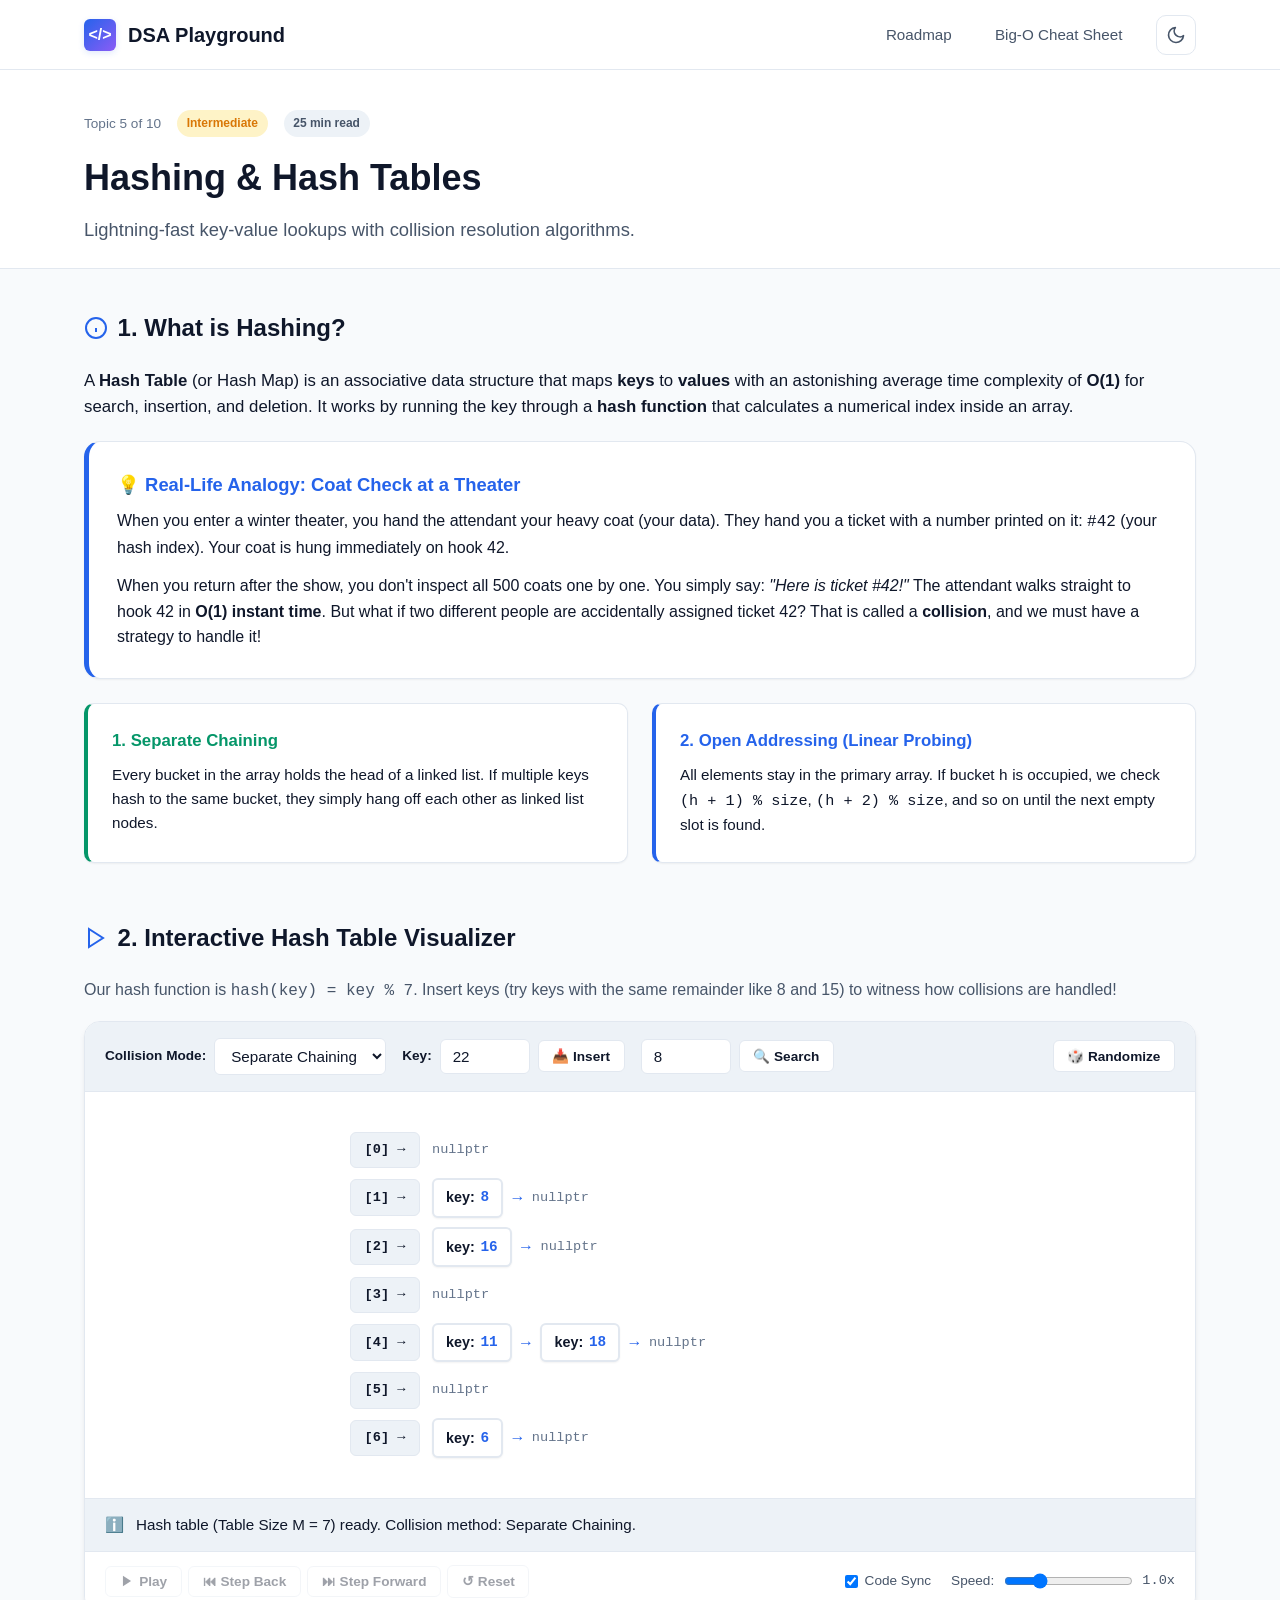
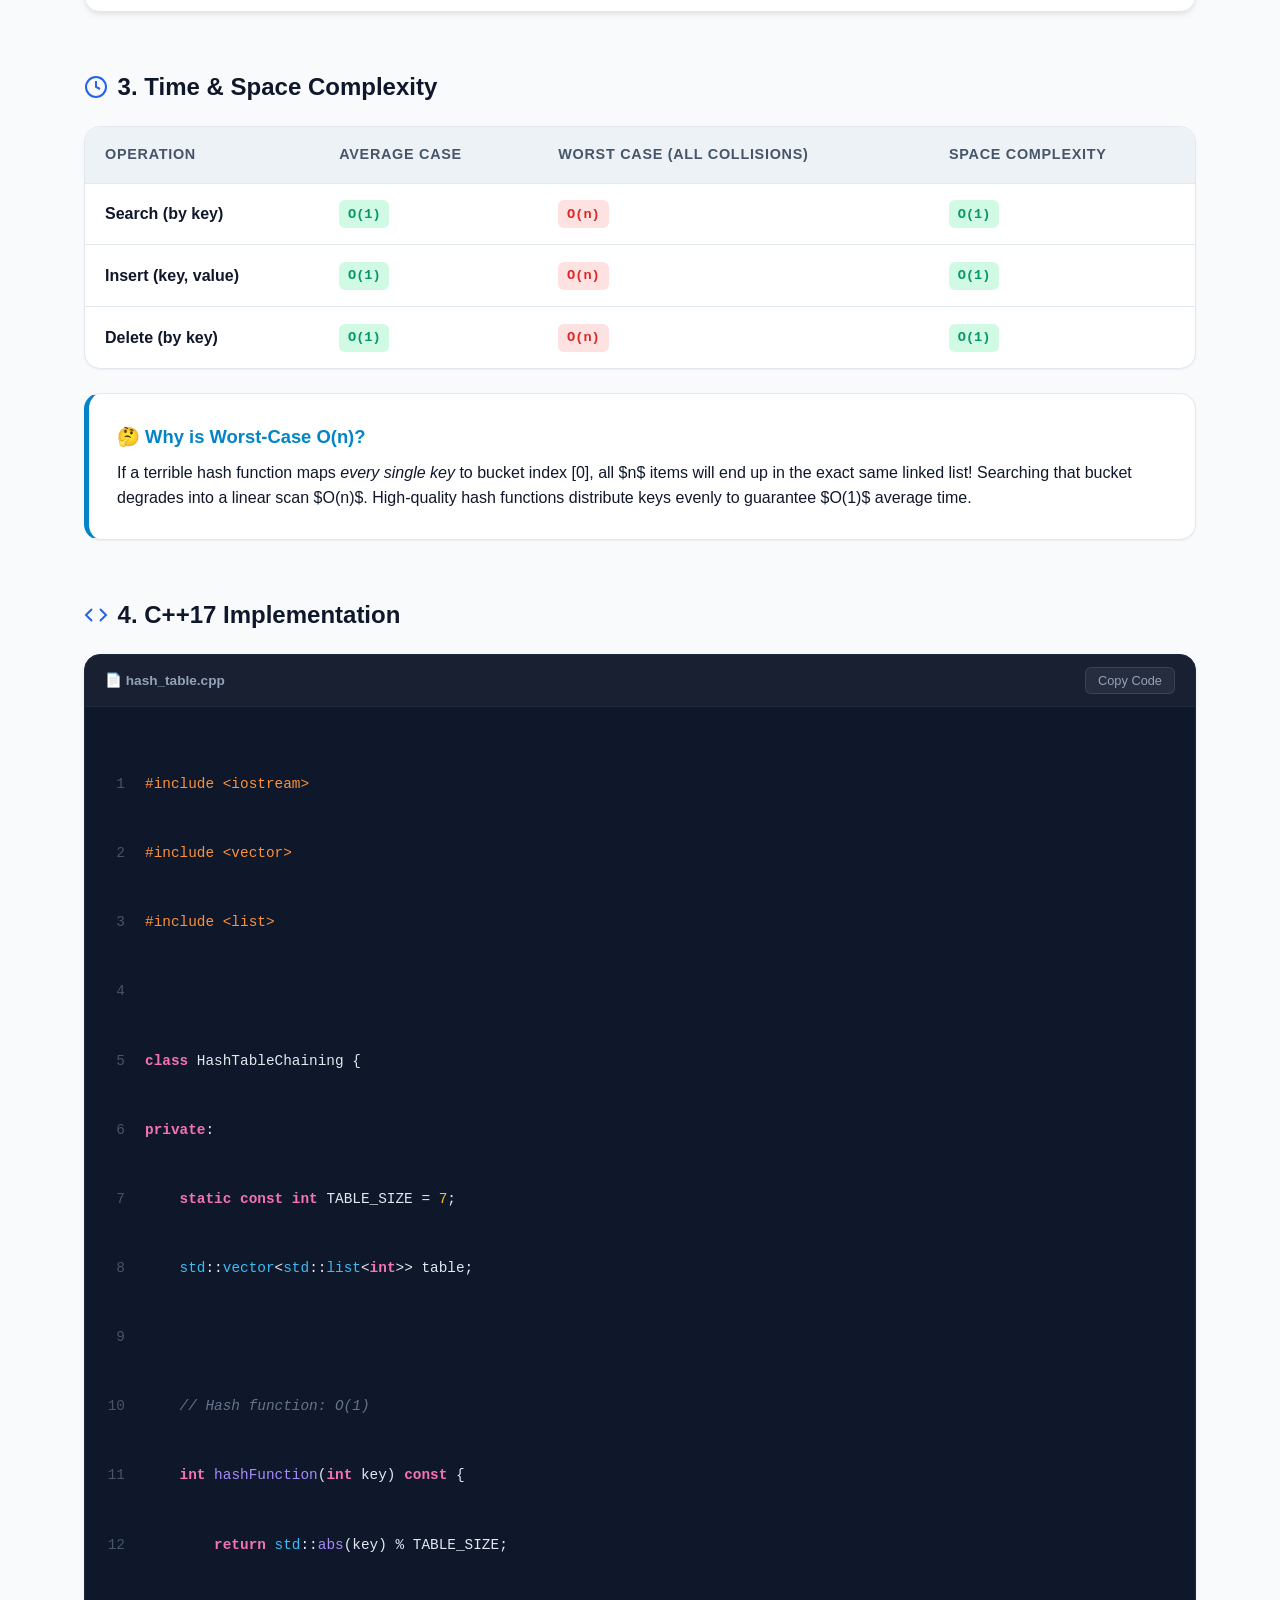
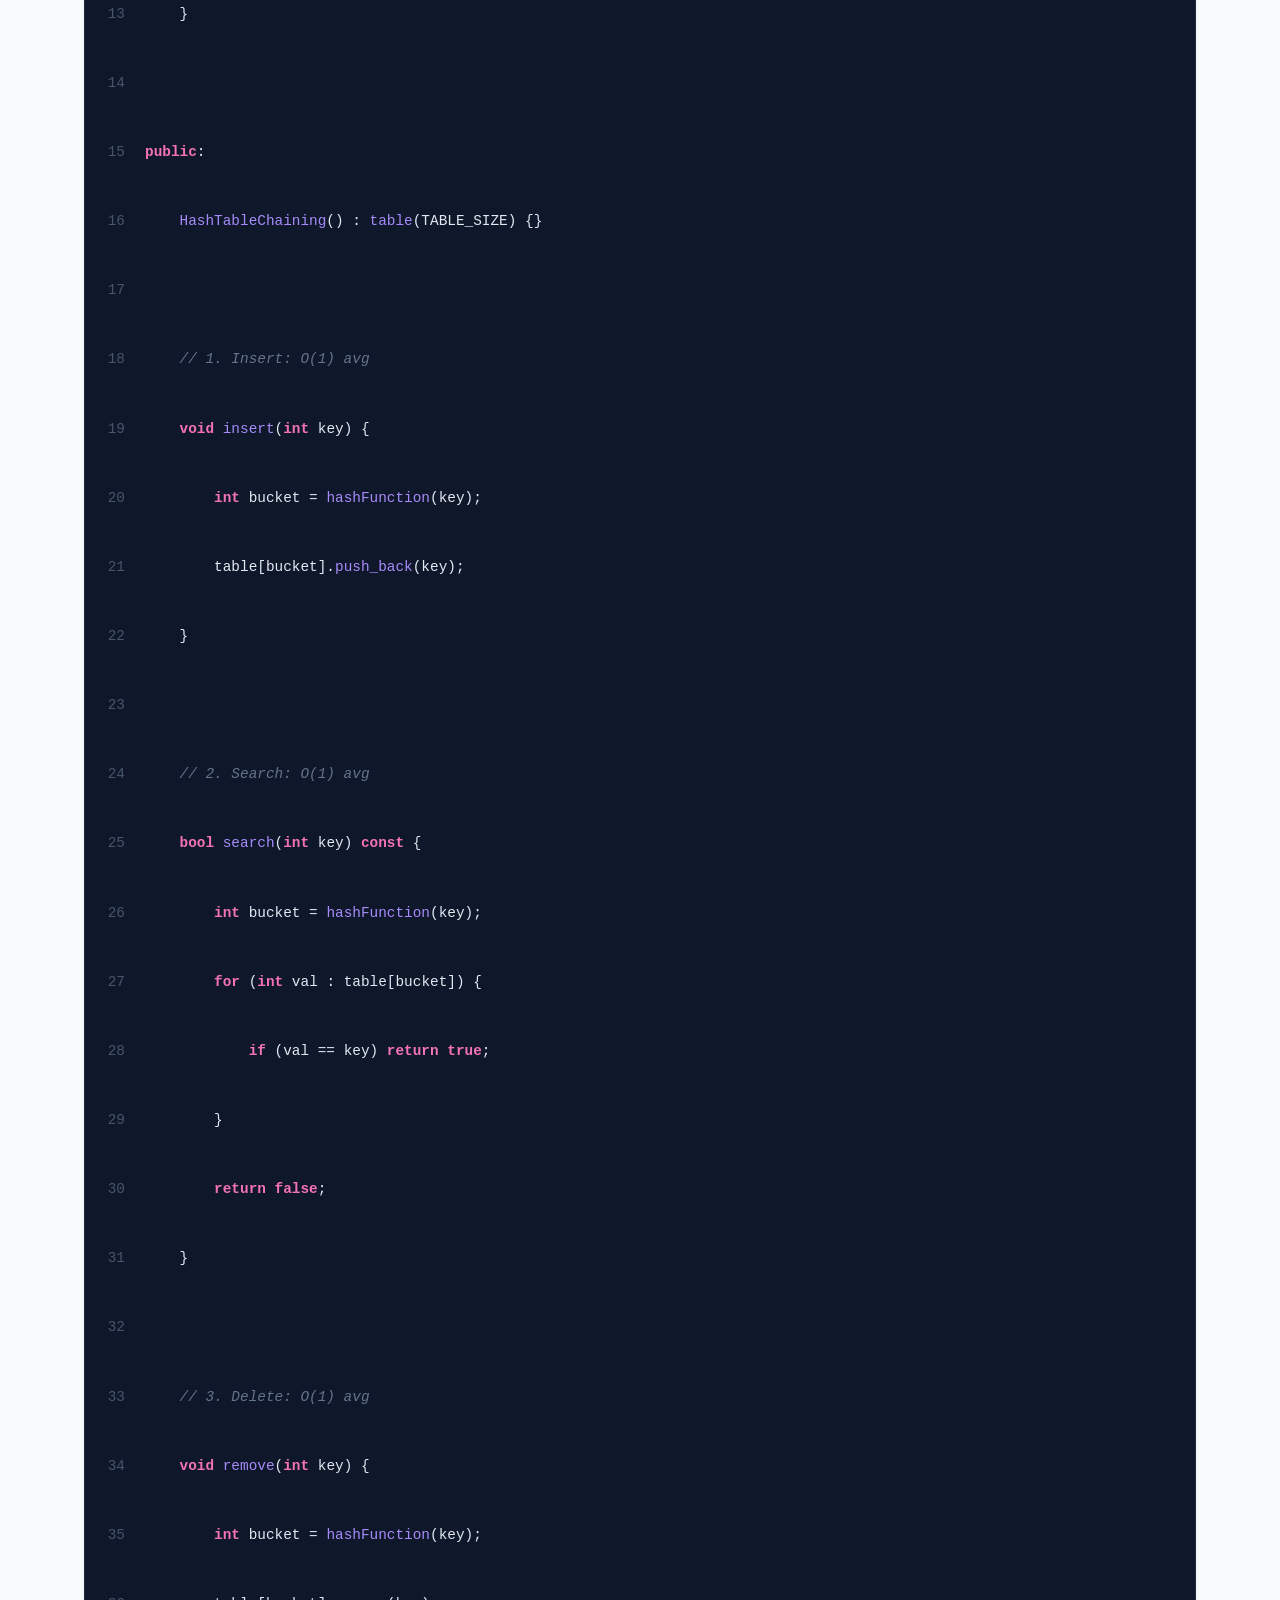
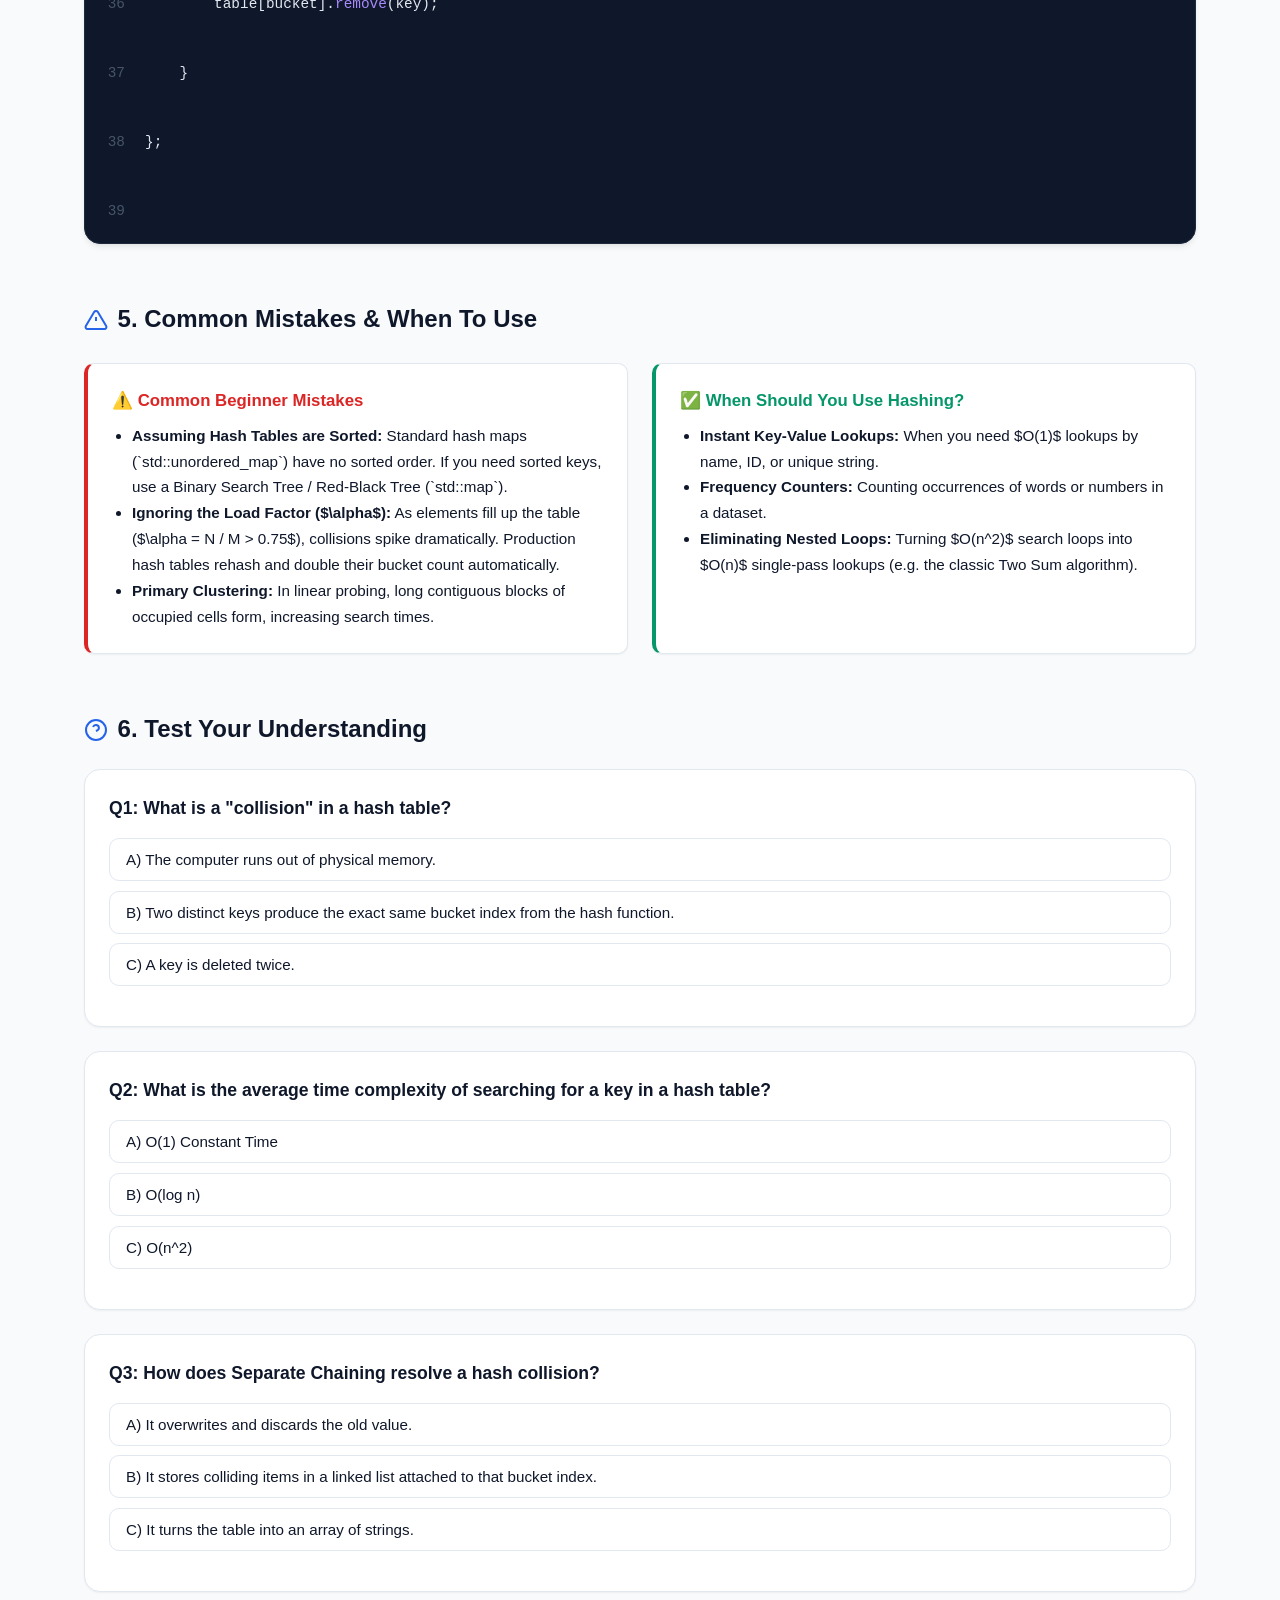
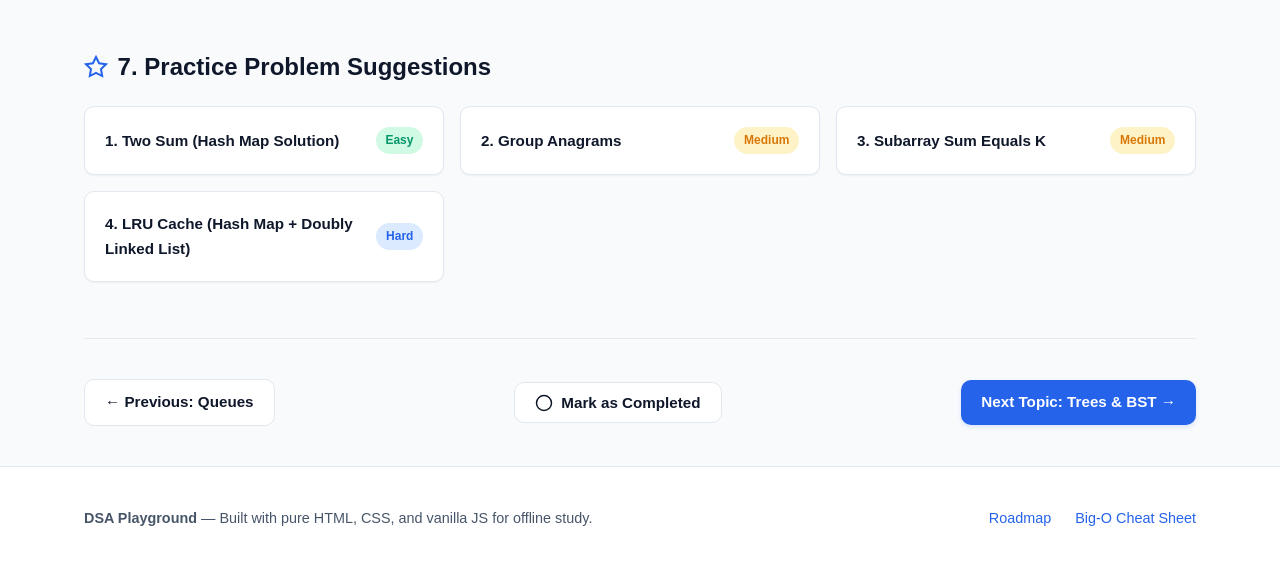
<file: topics/hashing.html>
<!DOCTYPE html>
<html lang="en">
<head>
  <meta charset="UTF-8">
  <meta name="viewport" content="width=device-width, initial-scale=1.0">
  <meta name="description" content="Master Hash Tables, Hash Functions, and Collision Resolution with interactive animations and C++ code.">
  <title>Hashing &amp; Hash Tables — DSA Playground</title>

  <!-- Prevent FOUC -->
  <script>
    (function() {
      try {
        var saved = localStorage.getItem('dsa_playground_theme');
        var theme = saved ? JSON.parse(saved) : (window.matchMedia && window.matchMedia('(prefers-color-scheme: dark)').matches ? 'dark' : 'light');
        document.documentElement.setAttribute('data-theme', theme);
      } catch(e) {}
    })();
  </script>

  <link rel="stylesheet" href="../css/style.css">
  <script defer src="../js/main.js"></script>
  <script defer src="../js/highlight.js"></script>
  <script defer src="../js/visualizer.js"></script>
  <script defer src="../js/viz/hashing.js"></script>
</head>
<body data-topic-id="hashing">
  <a href="#main-content" class="skip-link">Skip to main content</a>

  <header class="site-header" role="banner">
    <div class="container header-inner">
      <a href="../index.html" class="brand" aria-label="DSA Playground Home">
        <span class="brand-icon" aria-hidden="true">&lt;/&gt;</span>
        <span>DSA Playground</span>
      </a>

      <nav aria-label="Primary Navigation">
        <ul class="nav-links">
          <li><a href="../index.html">Roadmap</a></li>
          <li><a href="../big-o.html">Big-O Cheat Sheet</a></li>
          <li>
            <button class="theme-toggle-btn" type="button" aria-label="Toggle light/dark theme">
              <svg aria-hidden="true" viewBox="0 0 24 24"><path d="M21 12.79A9 9 0 1 1 11.21 3 7 7 0 0 0 21 12.79z"></path></svg>
            </button>
          </li>
        </ul>
      </nav>
    </div>
  </header>

  <main id="main-content">
    
    <header class="topic-header">
      <div class="container">
        <div class="topic-meta-row">
          <span class="topic-breadcrumb">Topic 5 of 10</span>
          <span class="badge badge-intermediate">Intermediate</span>
          <span class="badge badge-time">25 min read</span>
        </div>
        <h1 class="topic-title">Hashing &amp; Hash Tables</h1>
        <p class="topic-tagline">Lightning-fast key-value lookups with collision resolution algorithms.</p>
      </div>
    </header>

    <div class="container">

      <!-- SECTION 1: What is it? + Analogy -->
      <section class="content-section" aria-labelledby="sec-analogy">
        <h2 id="sec-analogy" class="section-heading">
          <svg width="24" height="24" viewBox="0 0 24 24" fill="none" stroke="currentColor" stroke-width="2"><circle cx="12" cy="12" r="10"></circle><line x1="12" y1="16" x2="12" y2="12"></line><line x1="12" y1="8" x2="12.01" y2="8"></line></svg>
          1. What is Hashing?
        </h2>
        
        <p style="margin-bottom: 1.25rem; font-size: 1.05rem;">
          A <strong>Hash Table</strong> (or Hash Map) is an associative data structure that maps <strong>keys</strong> to <strong>values</strong> with an astonishing average time complexity of <strong>O(1)</strong> for search, insertion, and deletion. It works by running the key through a <strong>hash function</strong> that calculates a numerical index inside an array.
        </p>

        <div class="analogy-card">
          <div class="analogy-title">💡 Real-Life Analogy: Coat Check at a Theater</div>
          <p>
            When you enter a winter theater, you hand the attendant your heavy coat (your data). They hand you a ticket with a number printed on it: <code>#42</code> (your hash index). Your coat is hung immediately on hook 42.
          </p>
          <p style="margin-top: 0.75rem;">
            When you return after the show, you don't inspect all 500 coats one by one. You simply say: <em>"Here is ticket #42!"</em> The attendant walks straight to hook 42 in <strong>O(1) instant time</strong>. But what if two different people are accidentally assigned ticket 42? That is called a <strong>collision</strong>, and we must have a strategy to handle it!
          </p>
        </div>

        <div class="callouts-grid">
          <div class="callout-card callout-tip">
            <div class="callout-title">1. Separate Chaining</div>
            <p style="font-size: 0.95rem;">Every bucket in the array holds the head of a linked list. If multiple keys hash to the same bucket, they simply hang off each other as linked list nodes.</p>
          </div>
          <div class="callout-card callout-tip" style="border-left-color: var(--accent-primary);">
            <div class="callout-title" style="color: var(--accent-primary);">2. Open Addressing (Linear Probing)</div>
            <p style="font-size: 0.95rem;">All elements stay in the primary array. If bucket <code>h</code> is occupied, we check <code>(h + 1) % size</code>, <code>(h + 2) % size</code>, and so on until the next empty slot is found.</p>
          </div>
        </div>
      </section>

      <!-- SECTION 2: Interactive Visualizer -->
      <section class="content-section" aria-labelledby="sec-visualizer">
        <h2 id="sec-visualizer" class="section-heading">
          <svg width="24" height="24" viewBox="0 0 24 24" fill="none" stroke="currentColor" stroke-width="2"><polygon points="5 3 19 12 5 21 5 3"></polygon></svg>
          2. Interactive Hash Table Visualizer
        </h2>
        <p style="margin-bottom: 1rem; color: var(--text-secondary);">
          Our hash function is <code>hash(key) = key % 7</code>. Insert keys (try keys with the same remainder like 8 and 15) to witness how collisions are handled!
        </p>

        <div class="viz-container" role="region" aria-label="Hash Table Visualizer Studio">
          
          <div class="viz-toolbar">
            <div class="viz-input-group">
              <label for="select-hash-strategy" style="font-size: 0.85rem; font-weight: 600;">Collision Mode:</label>
              <select id="select-hash-strategy" class="viz-select">
                <option value="chaining">Separate Chaining</option>
                <option value="probing">Linear Probing</option>
              </select>
            </div>

            <div class="viz-input-group">
              <label for="input-insert-key" style="font-size: 0.85rem; font-weight: 600;">Key:</label>
              <input type="number" id="input-insert-key" class="viz-input" value="22" min="1" max="99">
              <button type="button" id="btn-op-insert" class="btn-ctrl">📥 Insert</button>
            </div>

            <div class="viz-input-group">
              <input type="number" id="input-search-key" class="viz-input" value="8" min="1" max="99">
              <button type="button" id="btn-op-search" class="btn-ctrl">🔍 Search</button>
            </div>

            <button type="button" id="btn-op-random" class="btn-ctrl" style="margin-left: auto;">🎲 Randomize</button>
          </div>

          <div id="viz-stage" class="viz-stage" aria-live="polite">
            <!-- Populated dynamically by hashing.js -->
          </div>

          <div class="viz-caption-box">
            <span class="viz-caption-icon" aria-hidden="true">ℹ️</span>
            <span id="viz-caption-text">Ready. Choose an operation above to start the visualization.</span>
            <div id="viz-mini-code" class="viz-mini-code" style="display: none; margin-left: auto;"></div>
          </div>

          <div class="viz-playback-bar">
            <div class="viz-button-cluster">
              <button type="button" id="btn-play" class="btn-ctrl">
                <svg width="14" height="14" viewBox="0 0 24 24" fill="currentColor"><polygon points="5 3 19 12 5 21 5 3"></polygon></svg> Play
              </button>
              <button type="button" id="btn-step-back" class="btn-ctrl">⏮ Step Back</button>
              <button type="button" id="btn-step-fwd" class="btn-ctrl">⏭ Step Forward</button>
              <button type="button" id="btn-reset" class="btn-ctrl">↺ Reset</button>
            </div>

            <div style="display: flex; align-items: center; gap: 1.25rem; flex-wrap: wrap;">
              <label class="code-sync-control" title="Show and synchronize active C++ code line">
                <input type="checkbox" id="check-code-sync" checked>
                <span>Code Sync</span>
              </label>

              <div class="speed-control">
                <label for="slider-speed">Speed:</label>
                <input type="range" id="slider-speed" class="speed-slider" min="0.5" max="2.5" step="0.5" value="1.0">
                <span id="speed-value-label" style="font-family: var(--font-mono); font-size: 0.85rem;">1.0x</span>
              </div>
            </div>
          </div>

        </div>
      </section>

      <!-- SECTION 3: Complexity Table -->
      <section class="content-section" aria-labelledby="sec-complexity">
        <h2 id="sec-complexity" class="section-heading">
          <svg width="24" height="24" viewBox="0 0 24 24" fill="none" stroke="currentColor" stroke-width="2"><circle cx="12" cy="12" r="10"></circle><polyline points="12 6 12 12 16 14"></polyline></svg>
          3. Time &amp; Space Complexity
        </h2>

        <div class="table-wrapper">
          <table class="complexity-table">
            <thead>
              <tr>
                <th>Operation</th>
                <th>Average Case</th>
                <th>Worst Case (All Collisions)</th>
                <th>Space Complexity</th>
              </tr>
            </thead>
            <tbody>
              <tr>
                <td><strong>Search (by key)</strong></td>
                <td><span class="o-tag o-fast">O(1)</span></td>
                <td><span class="o-tag o-slow">O(n)</span></td>
                <td><span class="o-tag o-fast">O(1)</span></td>
              </tr>
              <tr>
                <td><strong>Insert (key, value)</strong></td>
                <td><span class="o-tag o-fast">O(1)</span></td>
                <td><span class="o-tag o-slow">O(n)</span></td>
                <td><span class="o-tag o-fast">O(1)</span></td>
              </tr>
              <tr>
                <td><strong>Delete (by key)</strong></td>
                <td><span class="o-tag o-fast">O(1)</span></td>
                <td><span class="o-tag o-slow">O(n)</span></td>
                <td><span class="o-tag o-fast">O(1)</span></td>
              </tr>
            </tbody>
          </table>
        </div>

        <div class="analogy-card" style="border-left-color: var(--info-color);">
          <div class="analogy-title" style="color: var(--info-color);">🤔 Why is Worst-Case O(n)?</div>
          <p>
            If a terrible hash function maps <em>every single key</em> to bucket index [0], all $n$ items will end up in the exact same linked list! Searching that bucket degrades into a linear scan $O(n)$. High-quality hash functions distribute keys evenly to guarantee $O(1)$ average time.
          </p>
        </div>
      </section>

      <!-- SECTION 4: C++ Implementation -->
      <section class="content-section" aria-labelledby="sec-code">
        <h2 id="sec-code" class="section-heading">
          <svg width="24" height="24" viewBox="0 0 24 24" fill="none" stroke="currentColor" stroke-width="2"><polyline points="16 18 22 12 16 6"></polyline><polyline points="8 6 2 12 8 18"></polyline></svg>
          4. C++17 Implementation
        </h2>

        <div class="code-card">
          <div class="code-header">
            <span class="code-title">📄 hash_table.cpp</span>
            <button type="button" class="code-copy-btn" data-target="hash-code-block">Copy Code</button>
          </div>
          <pre class="code-pre" id="hash-code-block">
#include &lt;iostream&gt;
#include &lt;vector&gt;
#include &lt;list&gt;

class HashTableChaining {
private:
    static const int TABLE_SIZE = 7;
    std::vector&lt;std::list&lt;int&gt;&gt; table;

    // Hash function: O(1)
    int hashFunction(int key) const {
        return std::abs(key) % TABLE_SIZE;
    }

public:
    HashTableChaining() : table(TABLE_SIZE) {}

    // 1. Insert: O(1) avg
    void insert(int key) {
        int bucket = hashFunction(key);
        table[bucket].push_back(key);
    }

    // 2. Search: O(1) avg
    bool search(int key) const {
        int bucket = hashFunction(key);
        for (int val : table[bucket]) {
            if (val == key) return true;
        }
        return false;
    }

    // 3. Delete: O(1) avg
    void remove(int key) {
        int bucket = hashFunction(key);
        table[bucket].remove(key);
    }
};
          </pre>
        </div>
      </section>

      <!-- SECTION 5: Common Mistakes & When to Use -->
      <section class="content-section" aria-labelledby="sec-pitfalls">
        <h2 id="sec-pitfalls" class="section-heading">
          <svg width="24" height="24" viewBox="0 0 24 24" fill="none" stroke="currentColor" stroke-width="2"><path d="M10.29 3.86L1.82 18a2 2 0 0 0 1.71 3h16.94a2 2 0 0 0 1.71-3L13.71 3.86a2 2 0 0 0-3.42 0z"></path><line x1="12" y1="9" x2="12" y2="13"></line><line x1="12" y1="17" x2="12.01" y2="17"></line></svg>
          5. Common Mistakes &amp; When To Use
        </h2>

        <div class="callouts-grid">
          <div class="callout-card callout-warning">
            <div class="callout-title">⚠️ Common Beginner Mistakes</div>
            <ul style="padding-left: 1.25rem; font-size: 0.95rem; line-height: 1.7;">
              <li><strong>Assuming Hash Tables are Sorted:</strong> Standard hash maps (`std::unordered_map`) have no sorted order. If you need sorted keys, use a Binary Search Tree / Red-Black Tree (`std::map`).</li>
              <li><strong>Ignoring the Load Factor ($\alpha$):</strong> As elements fill up the table ($\alpha = N / M > 0.75$), collisions spike dramatically. Production hash tables rehash and double their bucket count automatically.</li>
              <li><strong>Primary Clustering:</strong> In linear probing, long contiguous blocks of occupied cells form, increasing search times.</li>
            </ul>
          </div>

          <div class="callout-card callout-tip">
            <div class="callout-title">✅ When Should You Use Hashing?</div>
            <ul style="padding-left: 1.25rem; font-size: 0.95rem; line-height: 1.7;">
              <li><strong>Instant Key-Value Lookups:</strong> When you need $O(1)$ lookups by name, ID, or unique string.</li>
              <li><strong>Frequency Counters:</strong> Counting occurrences of words or numbers in a dataset.</li>
              <li><strong>Eliminating Nested Loops:</strong> Turning $O(n^2)$ search loops into $O(n)$ single-pass lookups (e.g. the classic Two Sum algorithm).</li>
            </ul>
          </div>
        </div>
      </section>

      <!-- SECTION 6: Mini Quiz -->
      <section class="content-section" aria-labelledby="sec-quiz">
        <h2 id="sec-quiz" class="section-heading">
          <svg width="24" height="24" viewBox="0 0 24 24" fill="none" stroke="currentColor" stroke-width="2"><circle cx="12" cy="12" r="10"></circle><path d="M9.09 9a3 3 0 0 1 5.83 1c0 2-3 3-3 3"></path><line x1="12" y1="17" x2="12.01" y2="17"></line></svg>
          6. Test Your Understanding
        </h2>

        <div class="quiz-card" id="quiz-q1">
          <div class="quiz-question">Q1: What is a "collision" in a hash table?</div>
          <div class="quiz-options">
            <button type="button" class="quiz-option" data-correct="false">A) The computer runs out of physical memory.</button>
            <button type="button" class="quiz-option" data-correct="true">B) Two distinct keys produce the exact same bucket index from the hash function.</button>
            <button type="button" class="quiz-option" data-correct="false">C) A key is deleted twice.</button>
          </div>
          <div class="quiz-feedback"></div>
        </div>

        <div class="quiz-card" id="quiz-q2">
          <div class="quiz-question">Q2: What is the average time complexity of searching for a key in a hash table?</div>
          <div class="quiz-options">
            <button type="button" class="quiz-option" data-correct="true">A) O(1) Constant Time</button>
            <button type="button" class="quiz-option" data-correct="false">B) O(log n)</button>
            <button type="button" class="quiz-option" data-correct="false">C) O(n^2)</button>
          </div>
          <div class="quiz-feedback"></div>
        </div>

        <div class="quiz-card" id="quiz-q3">
          <div class="quiz-question">Q3: How does Separate Chaining resolve a hash collision?</div>
          <div class="quiz-options">
            <button type="button" class="quiz-option" data-correct="false">A) It overwrites and discards the old value.</button>
            <button type="button" class="quiz-option" data-correct="true">B) It stores colliding items in a linked list attached to that bucket index.</button>
            <button type="button" class="quiz-option" data-correct="false">C) It turns the table into an array of strings.</button>
          </div>
          <div class="quiz-feedback"></div>
        </div>
      </section>

      <!-- SECTION 7: Practice Problems -->
      <section class="content-section" aria-labelledby="sec-practice">
        <h2 id="sec-practice" class="section-heading">
          <svg width="24" height="24" viewBox="0 0 24 24" fill="none" stroke="currentColor" stroke-width="2"><polygon points="12 2 15.09 8.26 22 9.27 17 14.14 18.18 21.02 12 17.77 5.82 21.02 7 14.14 2 9.27 8.91 8.26 12 2"></polygon></svg>
          7. Practice Problem Suggestions
        </h2>

        <ul class="practice-list">
          <li class="practice-item">
            <span class="practice-title">1. Two Sum (Hash Map Solution)</span>
            <span class="badge badge-beginner">Easy</span>
          </li>
          <li class="practice-item">
            <span class="practice-title">2. Group Anagrams</span>
            <span class="badge badge-intermediate">Medium</span>
          </li>
          <li class="practice-item">
            <span class="practice-title">3. Subarray Sum Equals K</span>
            <span class="badge badge-intermediate">Medium</span>
          </li>
          <li class="practice-item">
            <span class="practice-title">4. LRU Cache (Hash Map + Doubly Linked List)</span>
            <span class="badge badge-advanced">Hard</span>
          </li>
        </ul>
      </section>

      <!-- SECTION 8: Topic Navigation & Completion -->
      <div class="topic-footer-nav">
        <a href="queues.html" class="btn btn-secondary">← Previous: Queues</a>

        <button type="button" id="btn-mark-completed" class="btn btn-secondary">
          <svg width="18" height="18" viewBox="0 0 24 24" fill="none" stroke="currentColor" stroke-width="2"><circle cx="12" cy="12" r="10"></circle></svg>
          Mark as Completed
        </button>

        <a href="trees.html" class="btn btn-primary">
          Next Topic: Trees &amp; BST →
        </a>
      </div>

    </div>
  </main>

  <footer class="site-footer" role="contentinfo">
    <div class="container footer-inner">
      <div>
        <strong>DSA Playground</strong> — Built with pure HTML, CSS, and vanilla JS for offline study.
      </div>
      <ul class="footer-links">
        <li><a href="../index.html">Roadmap</a></li>
        <li><a href="../big-o.html">Big-O Cheat Sheet</a></li>
      </ul>
    </div>
  </footer>

  <script>
    document.addEventListener('DOMContentLoaded', function() {
      const quizCards = document.querySelectorAll('.quiz-card');
      quizCards.forEach(function(card) {
        const options = card.querySelectorAll('.quiz-option');
        const feedback = card.querySelector('.quiz-feedback');

        options.forEach(function(opt) {
          opt.addEventListener('click', function() {
            options.forEach(o => o.disabled = true);
            const isCorrect = opt.getAttribute('data-correct') === 'true';
            if (isCorrect) {
              opt.classList.add('correct');
              feedback.className = 'quiz-feedback show correct-feedback';
              feedback.innerHTML = '<strong>✓ Correct!</strong> ' + (opt.textContent.replace(/^[A-C]\)\s*/, ''));
            } else {
              opt.classList.add('incorrect');
              options.forEach(o => {
                if (o.getAttribute('data-correct') === 'true') o.classList.add('correct');
              });
              feedback.className = 'quiz-feedback show incorrect-feedback';
              feedback.innerHTML = '<strong>✗ Not quite.</strong> Take a look at the highlighted correct answer.';
            }
          });
        });
      });
    });
  </script>

</body>
</html>
</file>
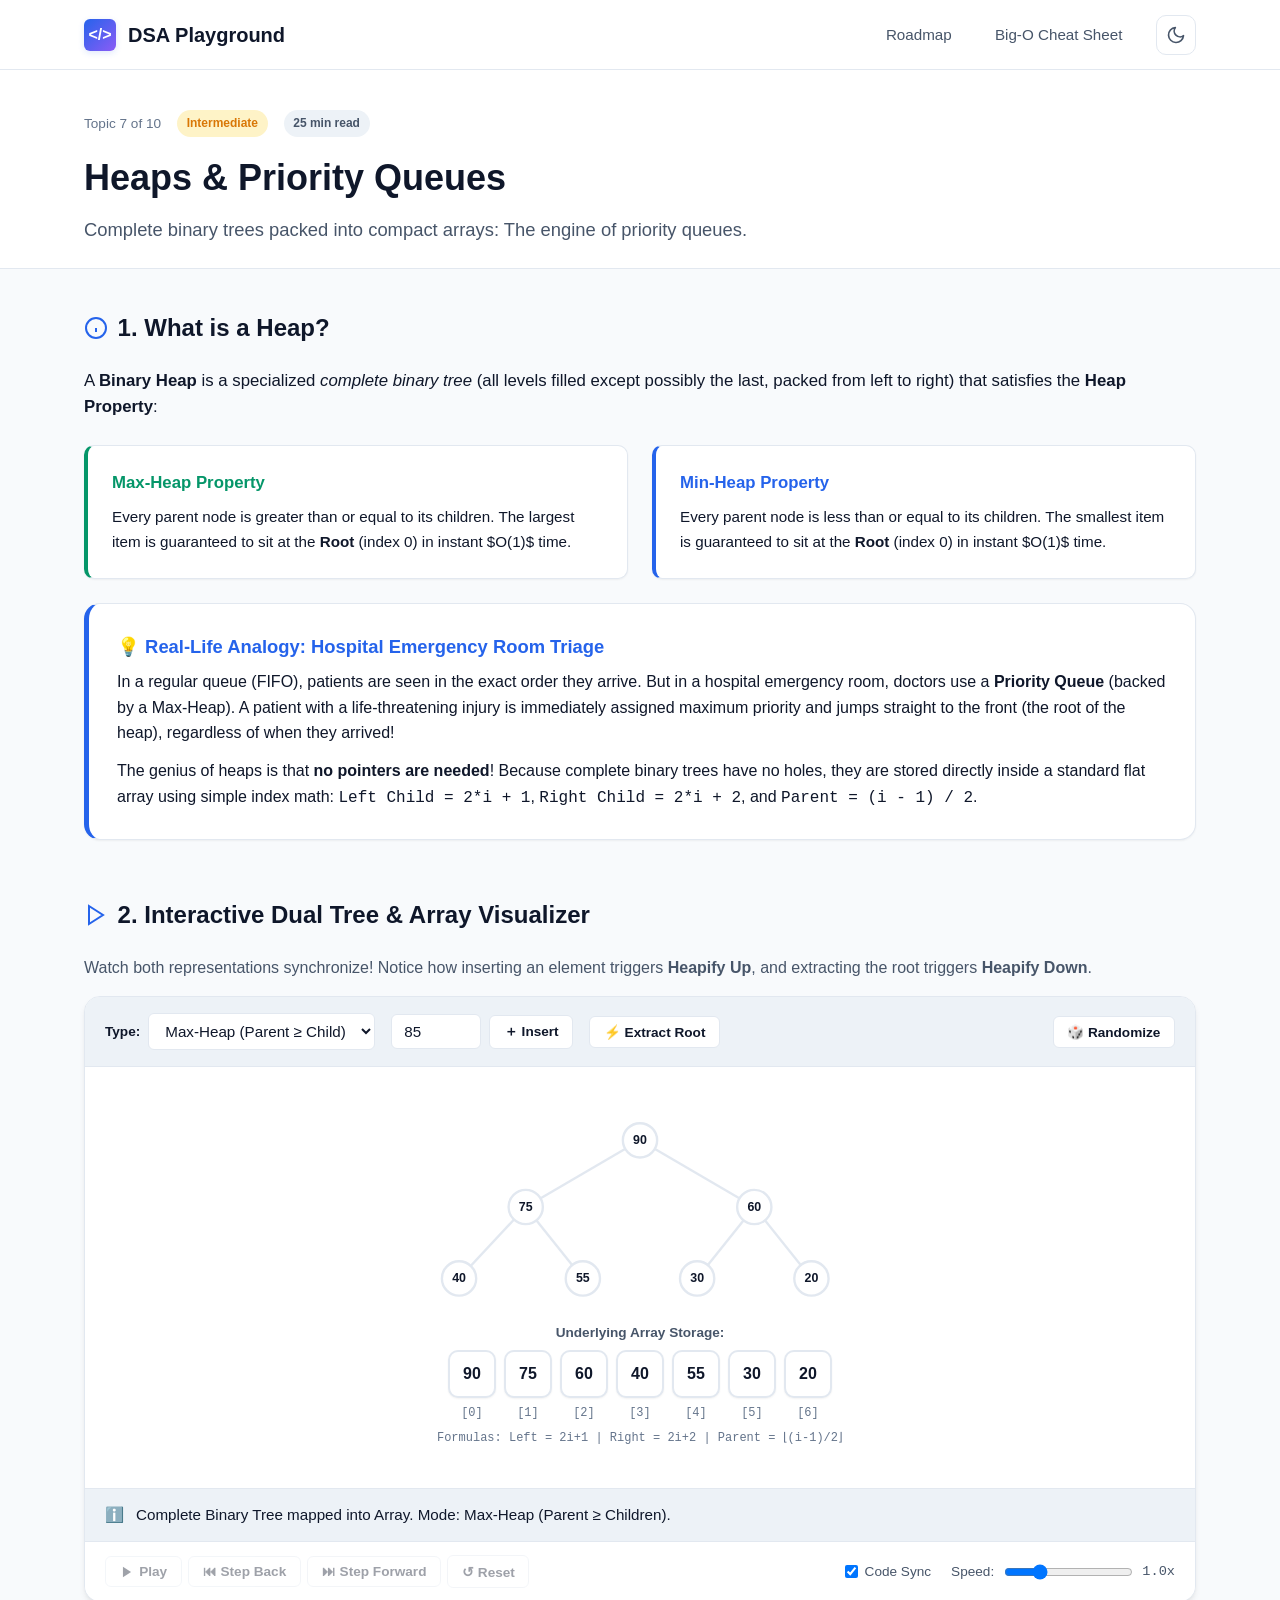
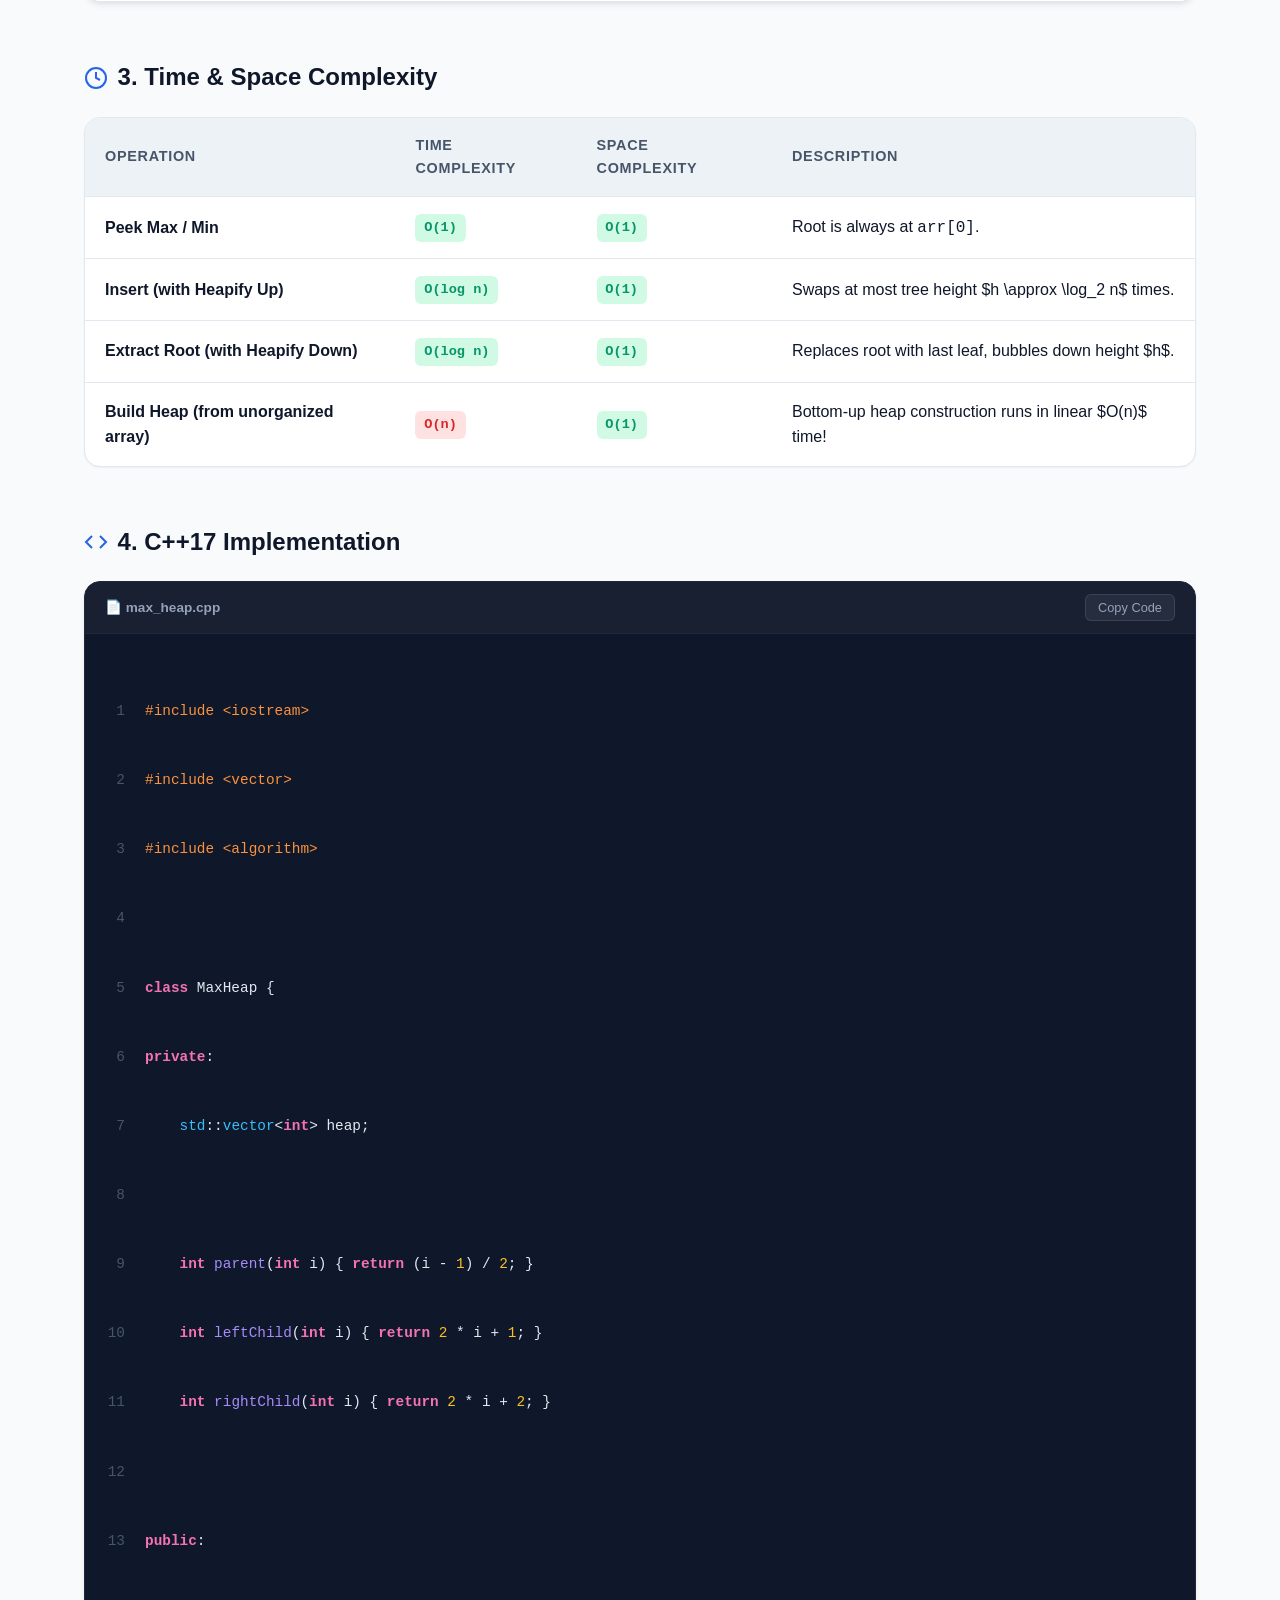
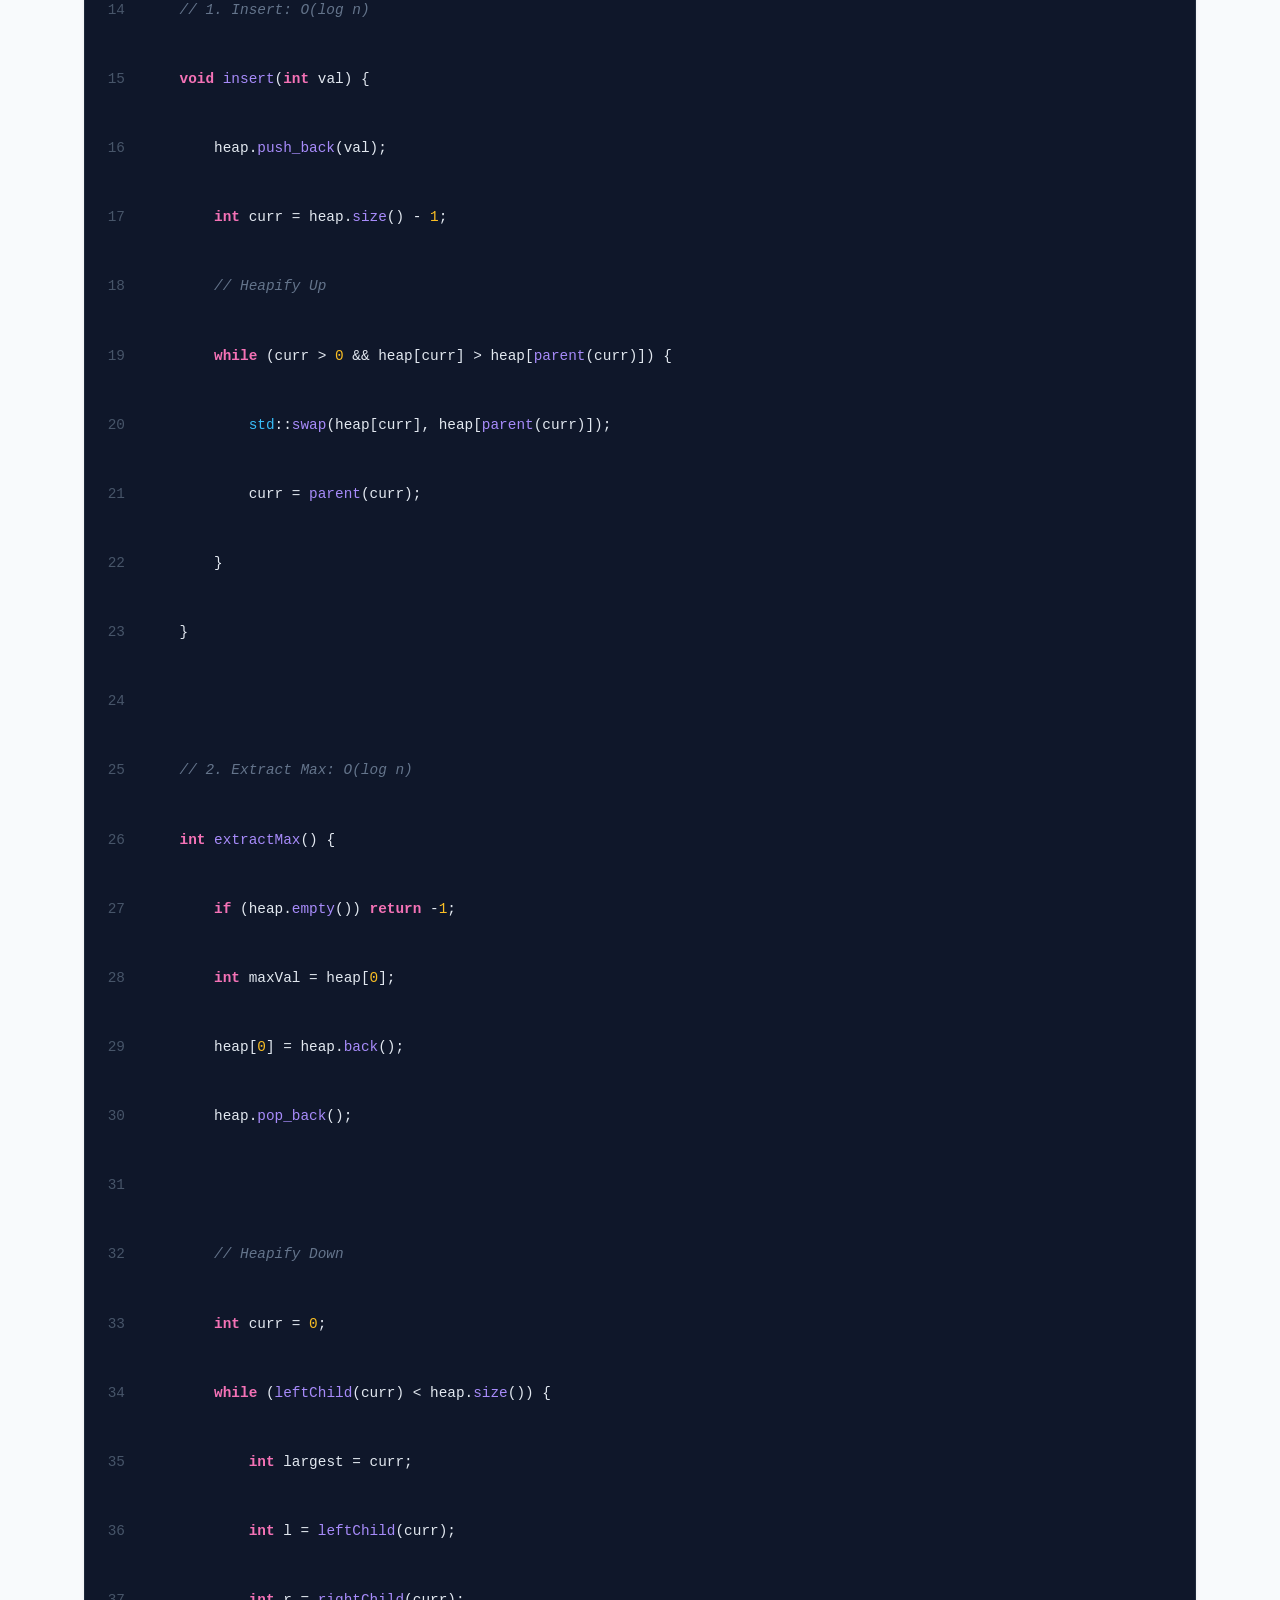
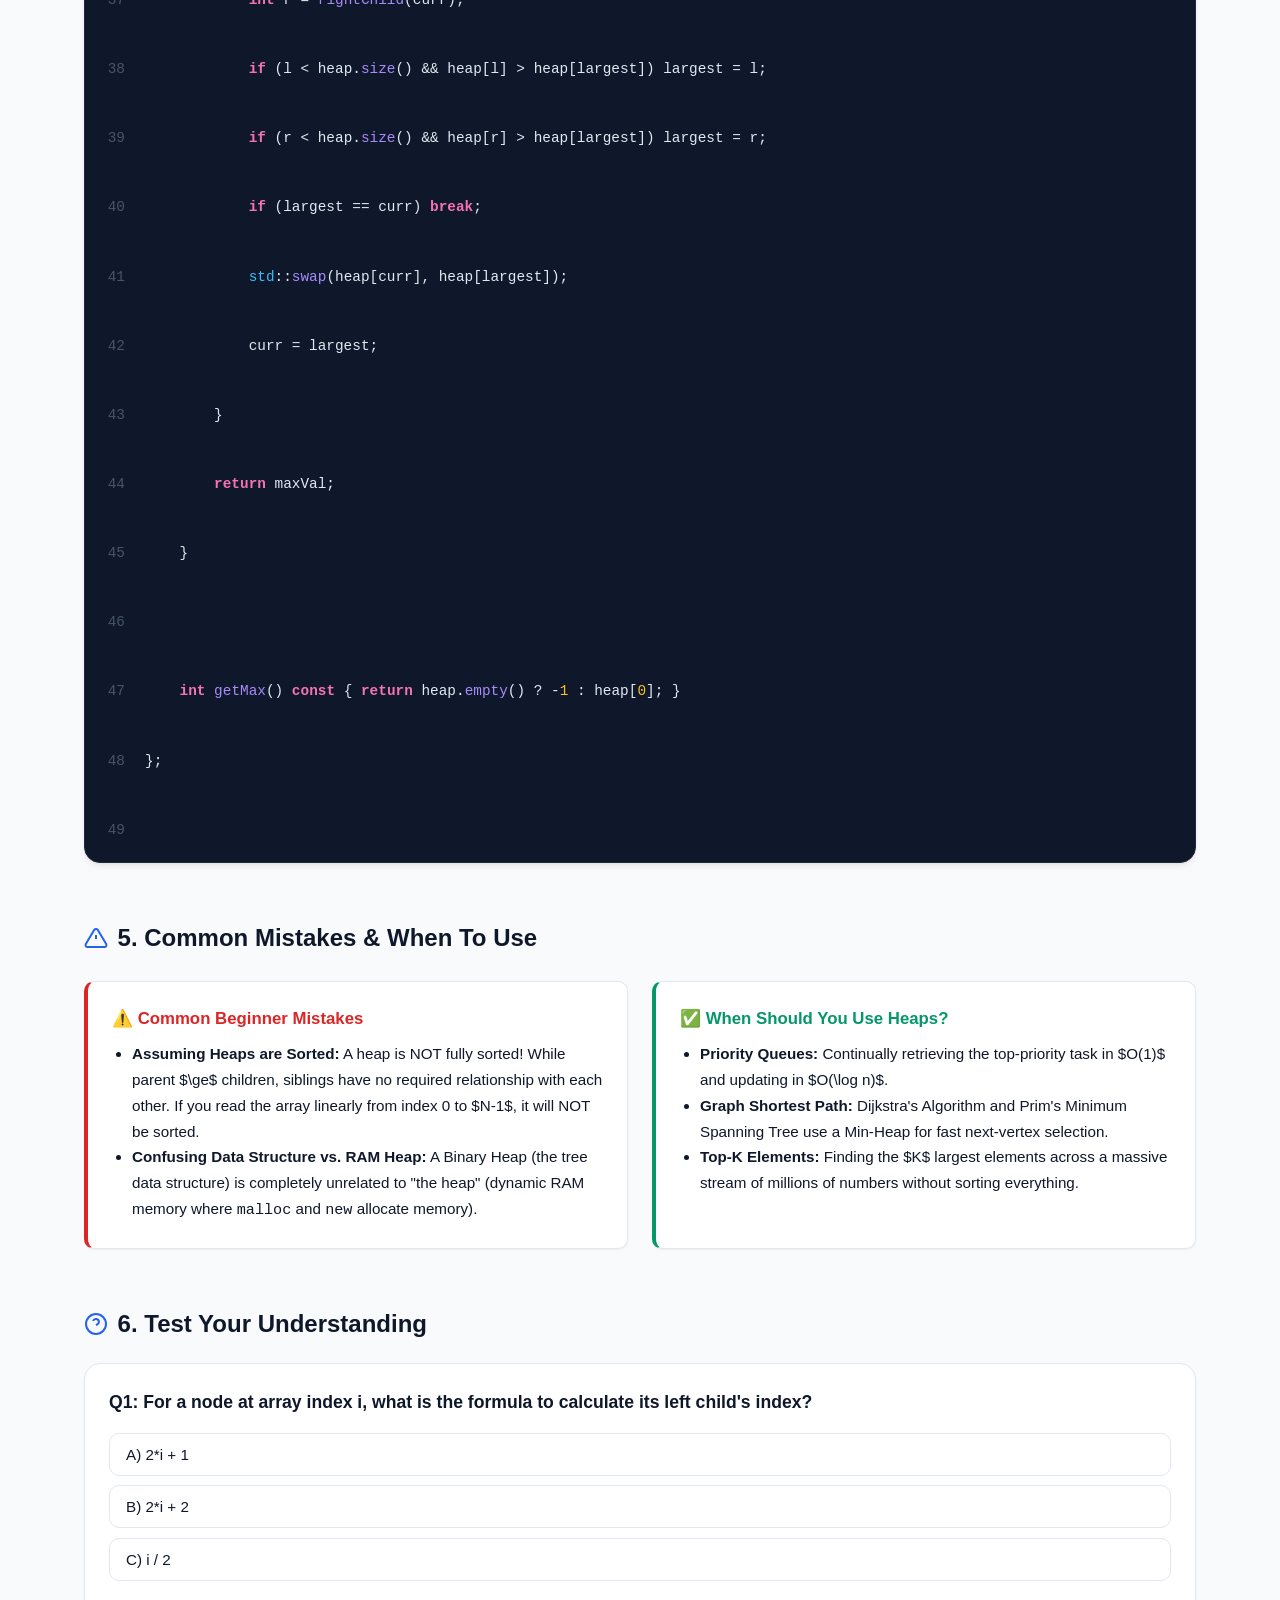
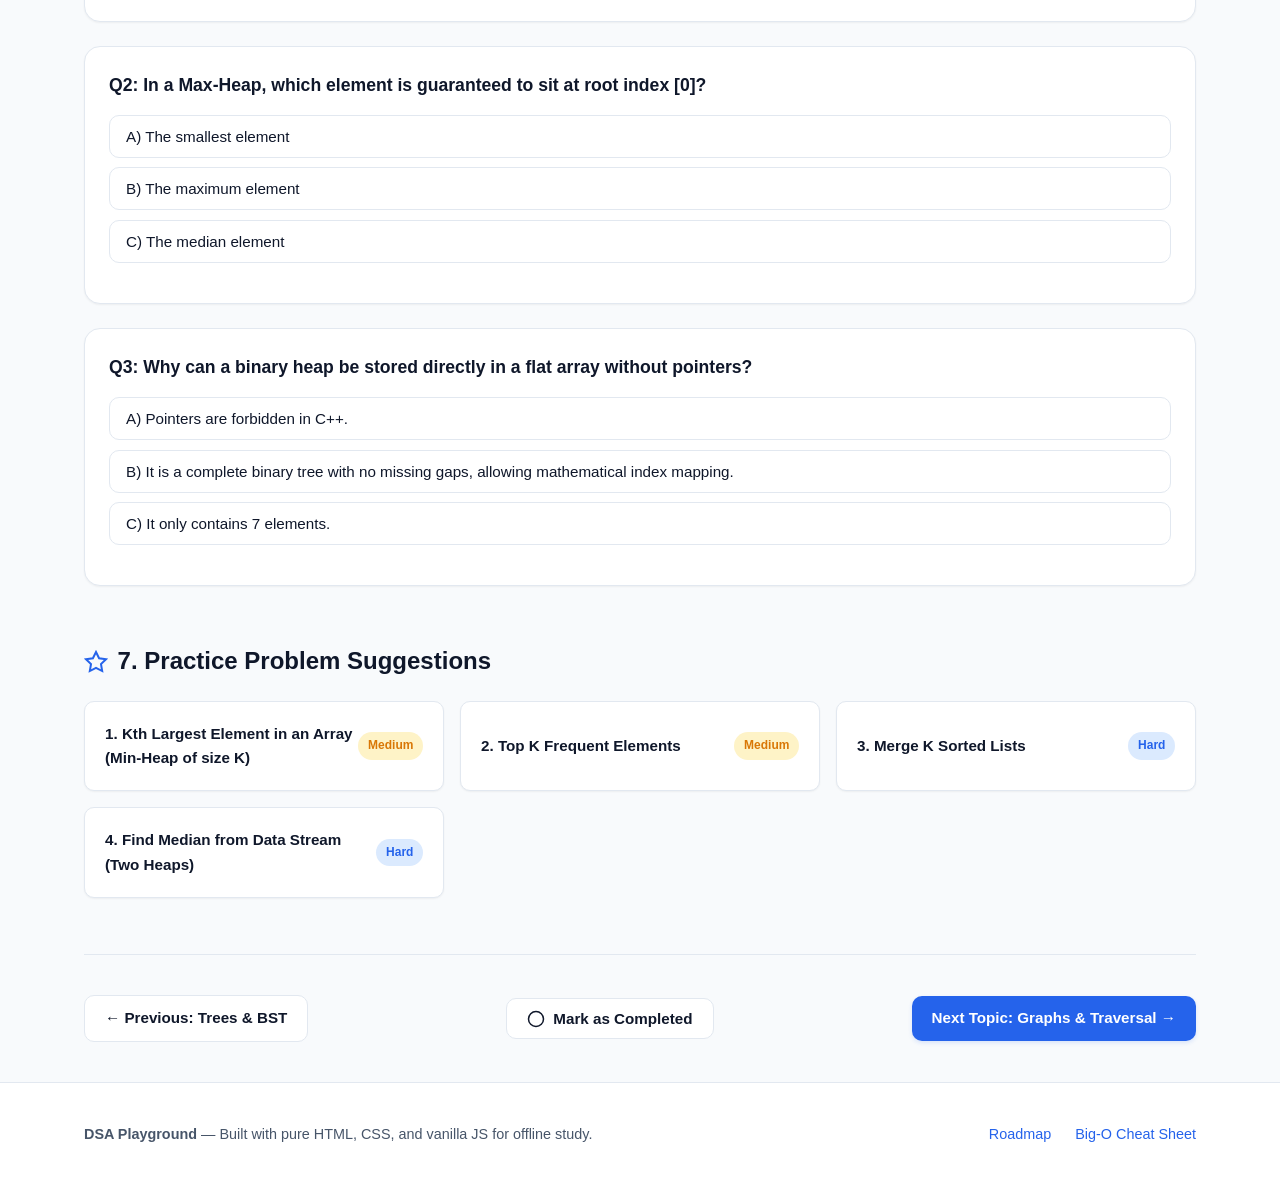
<file: topics/heaps.html>
<!DOCTYPE html>
<html lang="en">
<head>
  <meta charset="UTF-8">
  <meta name="viewport" content="width=device-width, initial-scale=1.0">
  <meta name="description" content="Master Heaps, Priority Queues, and Heapify algorithms with dual tree and array visualizations and C++ code.">
  <title>Heaps &amp; Priority Queues — DSA Playground</title>

  <!-- Prevent FOUC -->
  <script>
    (function() {
      try {
        var saved = localStorage.getItem('dsa_playground_theme');
        var theme = saved ? JSON.parse(saved) : (window.matchMedia && window.matchMedia('(prefers-color-scheme: dark)').matches ? 'dark' : 'light');
        document.documentElement.setAttribute('data-theme', theme);
      } catch(e) {}
    })();
  </script>

  <link rel="stylesheet" href="../css/style.css">
  <script defer src="../js/main.js"></script>
  <script defer src="../js/highlight.js"></script>
  <script defer src="../js/visualizer.js"></script>
  <script defer src="../js/viz/heaps.js"></script>
</head>
<body data-topic-id="heaps">
  <a href="#main-content" class="skip-link">Skip to main content</a>

  <header class="site-header" role="banner">
    <div class="container header-inner">
      <a href="../index.html" class="brand" aria-label="DSA Playground Home">
        <span class="brand-icon" aria-hidden="true">&lt;/&gt;</span>
        <span>DSA Playground</span>
      </a>

      <nav aria-label="Primary Navigation">
        <ul class="nav-links">
          <li><a href="../index.html">Roadmap</a></li>
          <li><a href="../big-o.html">Big-O Cheat Sheet</a></li>
          <li>
            <button class="theme-toggle-btn" type="button" aria-label="Toggle light/dark theme">
              <svg aria-hidden="true" viewBox="0 0 24 24"><path d="M21 12.79A9 9 0 1 1 11.21 3 7 7 0 0 0 21 12.79z"></path></svg>
            </button>
          </li>
        </ul>
      </nav>
    </div>
  </header>

  <main id="main-content">
    
    <header class="topic-header">
      <div class="container">
        <div class="topic-meta-row">
          <span class="topic-breadcrumb">Topic 7 of 10</span>
          <span class="badge badge-intermediate">Intermediate</span>
          <span class="badge badge-time">25 min read</span>
        </div>
        <h1 class="topic-title">Heaps &amp; Priority Queues</h1>
        <p class="topic-tagline">Complete binary trees packed into compact arrays: The engine of priority queues.</p>
      </div>
    </header>

    <div class="container">

      <!-- SECTION 1: What is it? + Analogy -->
      <section class="content-section" aria-labelledby="sec-analogy">
        <h2 id="sec-analogy" class="section-heading">
          <svg width="24" height="24" viewBox="0 0 24 24" fill="none" stroke="currentColor" stroke-width="2"><circle cx="12" cy="12" r="10"></circle><line x1="12" y1="16" x2="12" y2="12"></line><line x1="12" y1="8" x2="12.01" y2="8"></line></svg>
          1. What is a Heap?
        </h2>
        
        <p style="margin-bottom: 1.25rem; font-size: 1.05rem;">
          A <strong>Binary Heap</strong> is a specialized <em>complete binary tree</em> (all levels filled except possibly the last, packed from left to right) that satisfies the <strong>Heap Property</strong>:
        </p>

        <div class="callouts-grid" style="margin-bottom: 1.5rem;">
          <div class="callout-card callout-tip">
            <div class="callout-title">Max-Heap Property</div>
            <p style="font-size: 0.95rem;">Every parent node is greater than or equal to its children. The largest item is guaranteed to sit at the <strong>Root</strong> (index 0) in instant $O(1)$ time.</p>
          </div>
          <div class="callout-card callout-tip" style="border-left-color: var(--accent-primary);">
            <div class="callout-title" style="color: var(--accent-primary);">Min-Heap Property</div>
            <p style="font-size: 0.95rem;">Every parent node is less than or equal to its children. The smallest item is guaranteed to sit at the <strong>Root</strong> (index 0) in instant $O(1)$ time.</p>
          </div>
        </div>

        <div class="analogy-card">
          <div class="analogy-title">💡 Real-Life Analogy: Hospital Emergency Room Triage</div>
          <p>
            In a regular queue (FIFO), patients are seen in the exact order they arrive. But in a hospital emergency room, doctors use a <strong>Priority Queue</strong> (backed by a Max-Heap). A patient with a life-threatening injury is immediately assigned maximum priority and jumps straight to the front (the root of the heap), regardless of when they arrived!
          </p>
          <p style="margin-top: 0.75rem;">
            The genius of heaps is that <strong>no pointers are needed</strong>! Because complete binary trees have no holes, they are stored directly inside a standard flat array using simple index math:
            <code>Left Child = 2*i + 1</code>, <code>Right Child = 2*i + 2</code>, and <code>Parent = (i - 1) / 2</code>.
          </p>
        </div>
      </section>

      <!-- SECTION 2: Interactive Visualizer -->
      <section class="content-section" aria-labelledby="sec-visualizer">
        <h2 id="sec-visualizer" class="section-heading">
          <svg width="24" height="24" viewBox="0 0 24 24" fill="none" stroke="currentColor" stroke-width="2"><polygon points="5 3 19 12 5 21 5 3"></polygon></svg>
          2. Interactive Dual Tree &amp; Array Visualizer
        </h2>
        <p style="margin-bottom: 1rem; color: var(--text-secondary);">
          Watch both representations synchronize! Notice how inserting an element triggers <strong>Heapify Up</strong>, and extracting the root triggers <strong>Heapify Down</strong>.
        </p>

        <div class="viz-container" role="region" aria-label="Heap Visualizer Studio">
          
          <div class="viz-toolbar">
            <div class="viz-input-group">
              <label for="select-heap-type" style="font-size: 0.85rem; font-weight: 600;">Type:</label>
              <select id="select-heap-type" class="viz-select">
                <option value="max">Max-Heap (Parent ≥ Child)</option>
                <option value="min">Min-Heap (Parent ≤ Child)</option>
              </select>
            </div>

            <div class="viz-input-group">
              <input type="number" id="input-insert-val" class="viz-input" value="85" min="1" max="99" title="Value">
              <button type="button" id="btn-op-insert" class="btn-ctrl">＋ Insert</button>
            </div>

            <button type="button" id="btn-op-extract" class="btn-ctrl">⚡ Extract Root</button>
            <button type="button" id="btn-op-random" class="btn-ctrl" style="margin-left: auto;">🎲 Randomize</button>
          </div>

          <div id="viz-stage" class="viz-stage" aria-live="polite">
            <!-- Populated dynamically by heaps.js -->
          </div>

          <div class="viz-caption-box">
            <span class="viz-caption-icon" aria-hidden="true">ℹ️</span>
            <span id="viz-caption-text">Ready. Choose an operation above to start the visualization.</span>
            <div id="viz-mini-code" class="viz-mini-code" style="display: none; margin-left: auto;"></div>
          </div>

          <div class="viz-playback-bar">
            <div class="viz-button-cluster">
              <button type="button" id="btn-play" class="btn-ctrl">
                <svg width="14" height="14" viewBox="0 0 24 24" fill="currentColor"><polygon points="5 3 19 12 5 21 5 3"></polygon></svg> Play
              </button>
              <button type="button" id="btn-step-back" class="btn-ctrl">⏮ Step Back</button>
              <button type="button" id="btn-step-fwd" class="btn-ctrl">⏭ Step Forward</button>
              <button type="button" id="btn-reset" class="btn-ctrl">↺ Reset</button>
            </div>

            <div style="display: flex; align-items: center; gap: 1.25rem; flex-wrap: wrap;">
              <label class="code-sync-control" title="Show and synchronize active C++ code line">
                <input type="checkbox" id="check-code-sync" checked>
                <span>Code Sync</span>
              </label>

              <div class="speed-control">
                <label for="slider-speed">Speed:</label>
                <input type="range" id="slider-speed" class="speed-slider" min="0.5" max="2.5" step="0.5" value="1.0">
                <span id="speed-value-label" style="font-family: var(--font-mono); font-size: 0.85rem;">1.0x</span>
              </div>
            </div>
          </div>

        </div>
      </section>

      <!-- SECTION 3: Complexity Table -->
      <section class="content-section" aria-labelledby="sec-complexity">
        <h2 id="sec-complexity" class="section-heading">
          <svg width="24" height="24" viewBox="0 0 24 24" fill="none" stroke="currentColor" stroke-width="2"><circle cx="12" cy="12" r="10"></circle><polyline points="12 6 12 12 16 14"></polyline></svg>
          3. Time &amp; Space Complexity
        </h2>

        <div class="table-wrapper">
          <table class="complexity-table">
            <thead>
              <tr>
                <th>Operation</th>
                <th>Time Complexity</th>
                <th>Space Complexity</th>
                <th>Description</th>
              </tr>
            </thead>
            <tbody>
              <tr>
                <td><strong>Peek Max / Min</strong></td>
                <td><span class="o-tag o-fast">O(1)</span></td>
                <td><span class="o-tag o-fast">O(1)</span></td>
                <td>Root is always at <code>arr[0]</code>.</td>
              </tr>
              <tr>
                <td><strong>Insert (with Heapify Up)</strong></td>
                <td><span class="o-tag o-fast">O(log n)</span></td>
                <td><span class="o-tag o-fast">O(1)</span></td>
                <td>Swaps at most tree height $h \approx \log_2 n$ times.</td>
              </tr>
              <tr>
                <td><strong>Extract Root (with Heapify Down)</strong></td>
                <td><span class="o-tag o-fast">O(log n)</span></td>
                <td><span class="o-tag o-fast">O(1)</span></td>
                <td>Replaces root with last leaf, bubbles down height $h$.</td>
              </tr>
              <tr>
                <td><strong>Build Heap (from unorganized array)</strong></td>
                <td><span class="o-tag o-slow">O(n)</span></td>
                <td><span class="o-tag o-fast">O(1)</span></td>
                <td>Bottom-up heap construction runs in linear $O(n)$ time!</td>
              </tr>
            </tbody>
          </table>
        </div>
      </section>

      <!-- SECTION 4: C++ Implementation -->
      <section class="content-section" aria-labelledby="sec-code">
        <h2 id="sec-code" class="section-heading">
          <svg width="24" height="24" viewBox="0 0 24 24" fill="none" stroke="currentColor" stroke-width="2"><polyline points="16 18 22 12 16 6"></polyline><polyline points="8 6 2 12 8 18"></polyline></svg>
          4. C++17 Implementation
        </h2>

        <div class="code-card">
          <div class="code-header">
            <span class="code-title">📄 max_heap.cpp</span>
            <button type="button" class="code-copy-btn" data-target="heap-code-block">Copy Code</button>
          </div>
          <pre class="code-pre" id="heap-code-block">
#include &lt;iostream&gt;
#include &lt;vector&gt;
#include &lt;algorithm&gt;

class MaxHeap {
private:
    std::vector&lt;int&gt; heap;

    int parent(int i) { return (i - 1) / 2; }
    int leftChild(int i) { return 2 * i + 1; }
    int rightChild(int i) { return 2 * i + 2; }

public:
    // 1. Insert: O(log n)
    void insert(int val) {
        heap.push_back(val);
        int curr = heap.size() - 1;
        // Heapify Up
        while (curr &gt; 0 &amp;&amp; heap[curr] &gt; heap[parent(curr)]) {
            std::swap(heap[curr], heap[parent(curr)]);
            curr = parent(curr);
        }
    }

    // 2. Extract Max: O(log n)
    int extractMax() {
        if (heap.empty()) return -1;
        int maxVal = heap[0];
        heap[0] = heap.back();
        heap.pop_back();

        // Heapify Down
        int curr = 0;
        while (leftChild(curr) &lt; heap.size()) {
            int largest = curr;
            int l = leftChild(curr);
            int r = rightChild(curr);
            if (l &lt; heap.size() &amp;&amp; heap[l] &gt; heap[largest]) largest = l;
            if (r &lt; heap.size() &amp;&amp; heap[r] &gt; heap[largest]) largest = r;
            if (largest == curr) break;
            std::swap(heap[curr], heap[largest]);
            curr = largest;
        }
        return maxVal;
    }

    int getMax() const { return heap.empty() ? -1 : heap[0]; }
};
          </pre>
        </div>
      </section>

      <!-- SECTION 5: Common Mistakes & When to Use -->
      <section class="content-section" aria-labelledby="sec-pitfalls">
        <h2 id="sec-pitfalls" class="section-heading">
          <svg width="24" height="24" viewBox="0 0 24 24" fill="none" stroke="currentColor" stroke-width="2"><path d="M10.29 3.86L1.82 18a2 2 0 0 0 1.71 3h16.94a2 2 0 0 0 1.71-3L13.71 3.86a2 2 0 0 0-3.42 0z"></path><line x1="12" y1="9" x2="12" y2="13"></line><line x1="12" y1="17" x2="12.01" y2="17"></line></svg>
          5. Common Mistakes &amp; When To Use
        </h2>

        <div class="callouts-grid">
          <div class="callout-card callout-warning">
            <div class="callout-title">⚠️ Common Beginner Mistakes</div>
            <ul style="padding-left: 1.25rem; font-size: 0.95rem; line-height: 1.7;">
              <li><strong>Assuming Heaps are Sorted:</strong> A heap is NOT fully sorted! While parent $\ge$ children, siblings have no required relationship with each other. If you read the array linearly from index 0 to $N-1$, it will NOT be sorted.</li>
              <li><strong>Confusing Data Structure vs. RAM Heap:</strong> A Binary Heap (the tree data structure) is completely unrelated to "the heap" (dynamic RAM memory where <code>malloc</code> and <code>new</code> allocate memory).</li>
            </ul>
          </div>

          <div class="callout-card callout-tip">
            <div class="callout-title">✅ When Should You Use Heaps?</div>
            <ul style="padding-left: 1.25rem; font-size: 0.95rem; line-height: 1.7;">
              <li><strong>Priority Queues:</strong> Continually retrieving the top-priority task in $O(1)$ and updating in $O(\log n)$.</li>
              <li><strong>Graph Shortest Path:</strong> Dijkstra's Algorithm and Prim's Minimum Spanning Tree use a Min-Heap for fast next-vertex selection.</li>
              <li><strong>Top-K Elements:</strong> Finding the $K$ largest elements across a massive stream of millions of numbers without sorting everything.</li>
            </ul>
          </div>
        </div>
      </section>

      <!-- SECTION 6: Mini Quiz -->
      <section class="content-section" aria-labelledby="sec-quiz">
        <h2 id="sec-quiz" class="section-heading">
          <svg width="24" height="24" viewBox="0 0 24 24" fill="none" stroke="currentColor" stroke-width="2"><circle cx="12" cy="12" r="10"></circle><path d="M9.09 9a3 3 0 0 1 5.83 1c0 2-3 3-3 3"></path><line x1="12" y1="17" x2="12.01" y2="17"></line></svg>
          6. Test Your Understanding
        </h2>

        <div class="quiz-card" id="quiz-q1">
          <div class="quiz-question">Q1: For a node at array index i, what is the formula to calculate its left child's index?</div>
          <div class="quiz-options">
            <button type="button" class="quiz-option" data-correct="true">A) 2*i + 1</button>
            <button type="button" class="quiz-option" data-correct="false">B) 2*i + 2</button>
            <button type="button" class="quiz-option" data-correct="false">C) i / 2</button>
          </div>
          <div class="quiz-feedback"></div>
        </div>

        <div class="quiz-card" id="quiz-q2">
          <div class="quiz-question">Q2: In a Max-Heap, which element is guaranteed to sit at root index [0]?</div>
          <div class="quiz-options">
            <button type="button" class="quiz-option" data-correct="false">A) The smallest element</button>
            <button type="button" class="quiz-option" data-correct="true">B) The maximum element</button>
            <button type="button" class="quiz-option" data-correct="false">C) The median element</button>
          </div>
          <div class="quiz-feedback"></div>
        </div>

        <div class="quiz-card" id="quiz-q3">
          <div class="quiz-question">Q3: Why can a binary heap be stored directly in a flat array without pointers?</div>
          <div class="quiz-options">
            <button type="button" class="quiz-option" data-correct="false">A) Pointers are forbidden in C++.</button>
            <button type="button" class="quiz-option" data-correct="true">B) It is a complete binary tree with no missing gaps, allowing mathematical index mapping.</button>
            <button type="button" class="quiz-option" data-correct="false">C) It only contains 7 elements.</button>
          </div>
          <div class="quiz-feedback"></div>
        </div>
      </section>

      <!-- SECTION 7: Practice Problems -->
      <section class="content-section" aria-labelledby="sec-practice">
        <h2 id="sec-practice" class="section-heading">
          <svg width="24" height="24" viewBox="0 0 24 24" fill="none" stroke="currentColor" stroke-width="2"><polygon points="12 2 15.09 8.26 22 9.27 17 14.14 18.18 21.02 12 17.77 5.82 21.02 7 14.14 2 9.27 8.91 8.26 12 2"></polygon></svg>
          7. Practice Problem Suggestions
        </h2>

        <ul class="practice-list">
          <li class="practice-item">
            <span class="practice-title">1. Kth Largest Element in an Array (Min-Heap of size K)</span>
            <span class="badge badge-intermediate">Medium</span>
          </li>
          <li class="practice-item">
            <span class="practice-title">2. Top K Frequent Elements</span>
            <span class="badge badge-intermediate">Medium</span>
          </li>
          <li class="practice-item">
            <span class="practice-title">3. Merge K Sorted Lists</span>
            <span class="badge badge-advanced">Hard</span>
          </li>
          <li class="practice-item">
            <span class="practice-title">4. Find Median from Data Stream (Two Heaps)</span>
            <span class="badge badge-advanced">Hard</span>
          </li>
        </ul>
      </section>

      <!-- SECTION 8: Topic Navigation & Completion -->
      <div class="topic-footer-nav">
        <a href="trees.html" class="btn btn-secondary">← Previous: Trees &amp; BST</a>

        <button type="button" id="btn-mark-completed" class="btn btn-secondary">
          <svg width="18" height="18" viewBox="0 0 24 24" fill="none" stroke="currentColor" stroke-width="2"><circle cx="12" cy="12" r="10"></circle></svg>
          Mark as Completed
        </button>

        <a href="graphs.html" class="btn btn-primary">
          Next Topic: Graphs &amp; Traversal →
        </a>
      </div>

    </div>
  </main>

  <footer class="site-footer" role="contentinfo">
    <div class="container footer-inner">
      <div>
        <strong>DSA Playground</strong> — Built with pure HTML, CSS, and vanilla JS for offline study.
      </div>
      <ul class="footer-links">
        <li><a href="../index.html">Roadmap</a></li>
        <li><a href="../big-o.html">Big-O Cheat Sheet</a></li>
      </ul>
    </div>
  </footer>

  <script>
    document.addEventListener('DOMContentLoaded', function() {
      const quizCards = document.querySelectorAll('.quiz-card');
      quizCards.forEach(function(card) {
        const options = card.querySelectorAll('.quiz-option');
        const feedback = card.querySelector('.quiz-feedback');

        options.forEach(function(opt) {
          opt.addEventListener('click', function() {
            options.forEach(o => o.disabled = true);
            const isCorrect = opt.getAttribute('data-correct') === 'true';
            if (isCorrect) {
              opt.classList.add('correct');
              feedback.className = 'quiz-feedback show correct-feedback';
              feedback.innerHTML = '<strong>✓ Correct!</strong> ' + (opt.textContent.replace(/^[A-C]\)\s*/, ''));
            } else {
              opt.classList.add('incorrect');
              options.forEach(o => {
                if (o.getAttribute('data-correct') === 'true') o.classList.add('correct');
              });
              feedback.className = 'quiz-feedback show incorrect-feedback';
              feedback.innerHTML = '<strong>✗ Not quite.</strong> Take a look at the highlighted correct answer.';
            }
          });
        });
      });
    });
  </script>

</body>
</html>
</file>
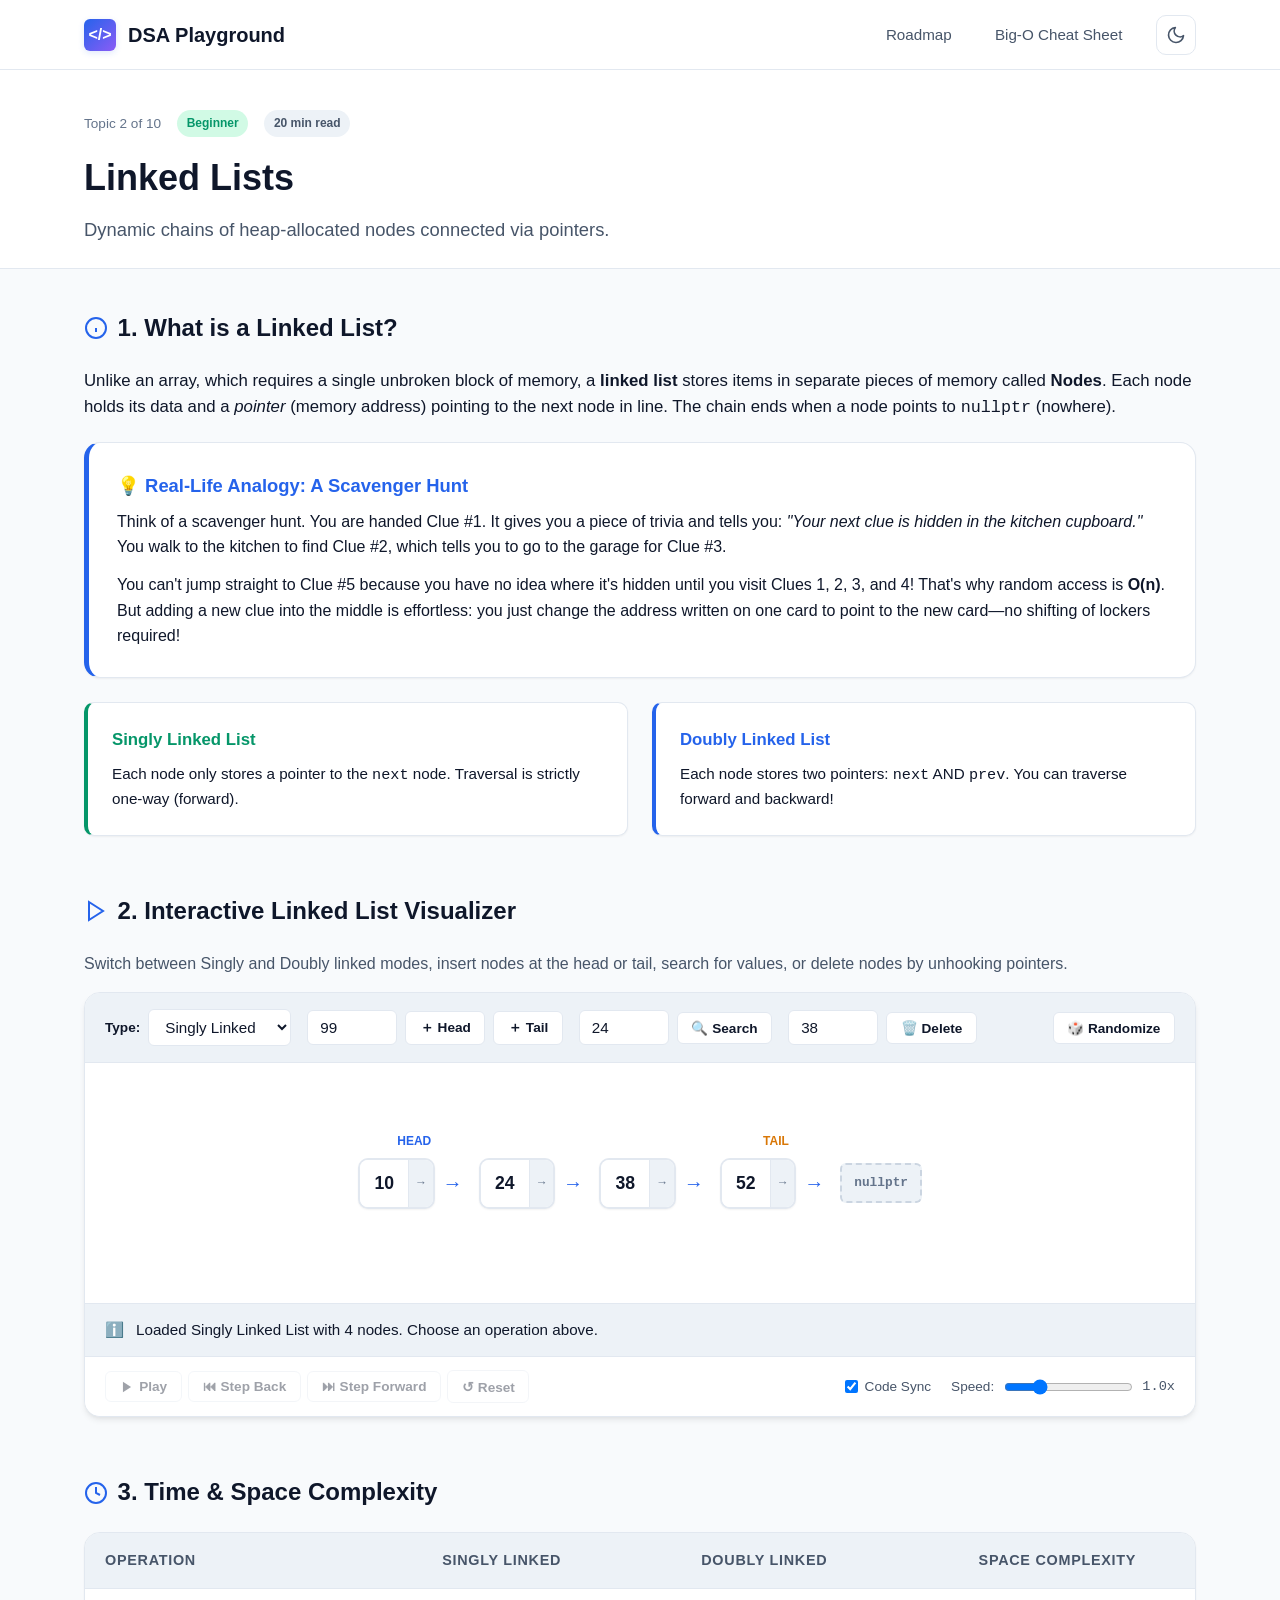
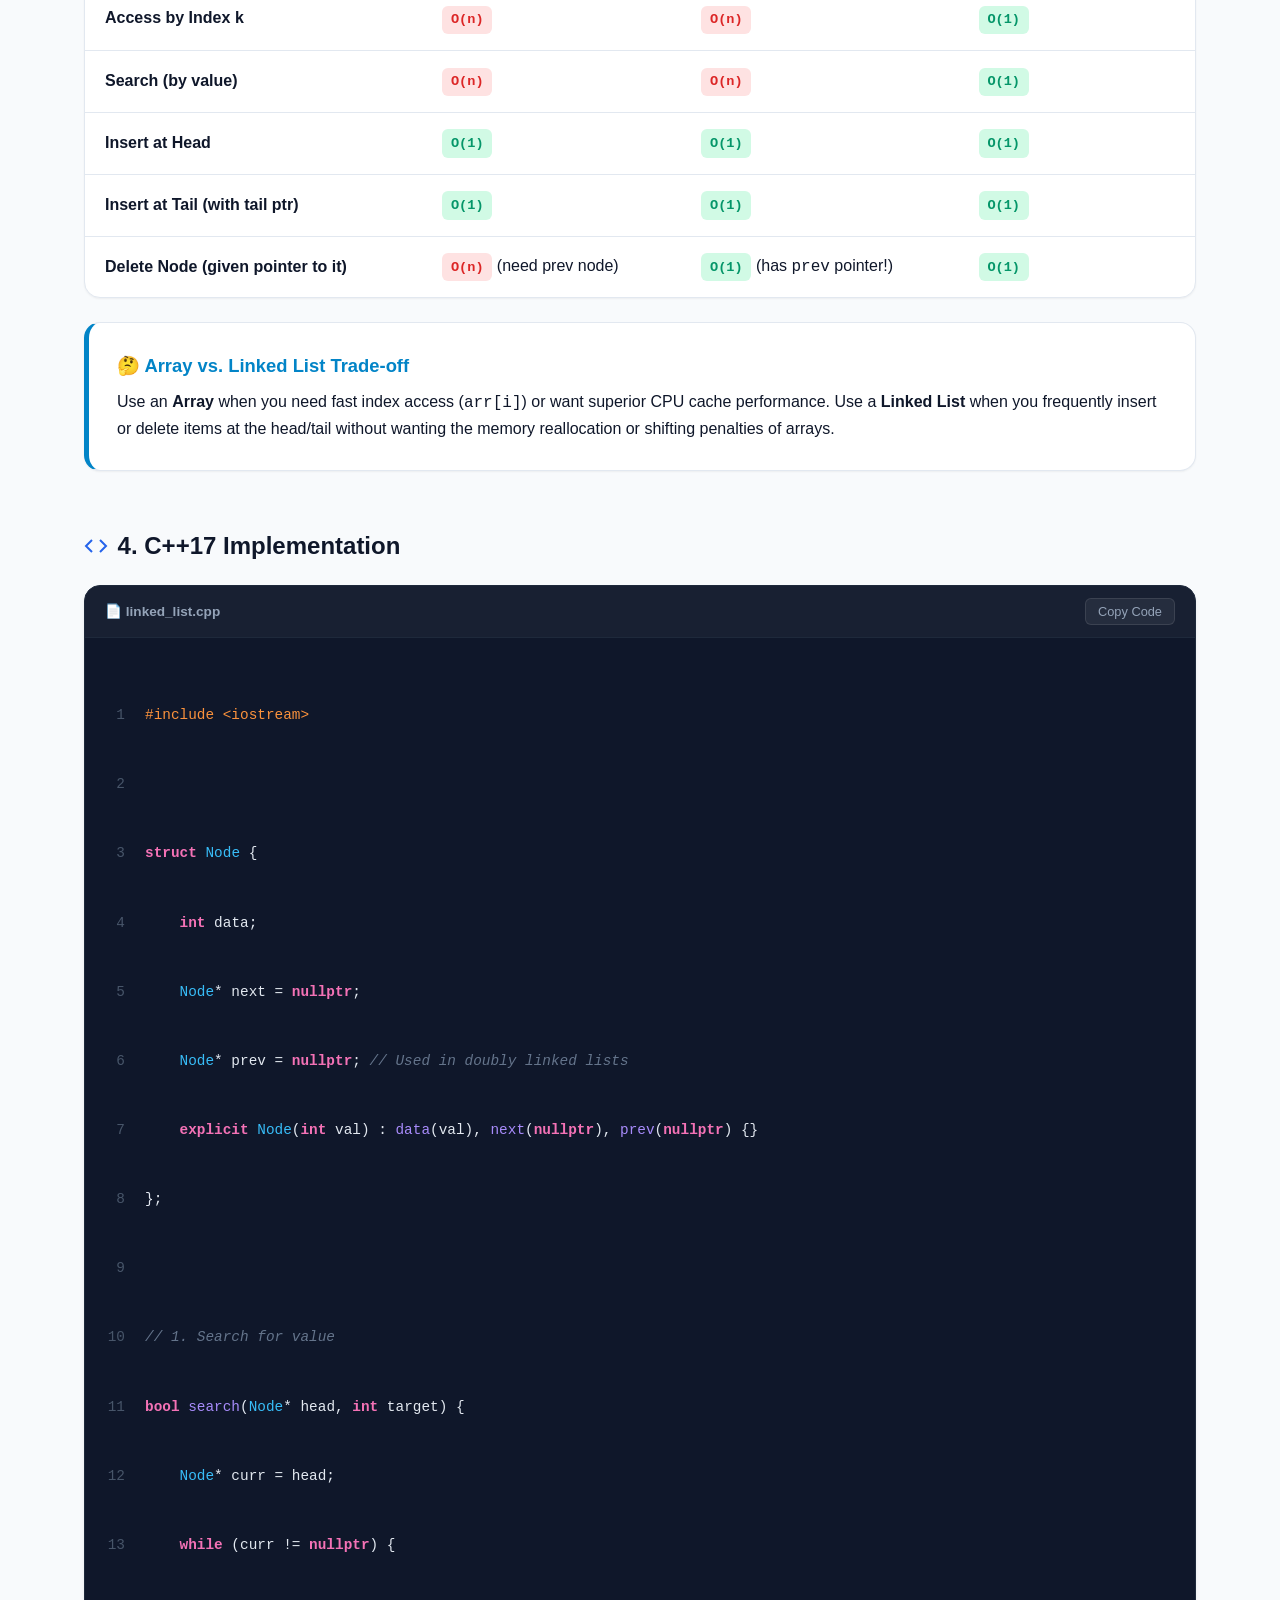
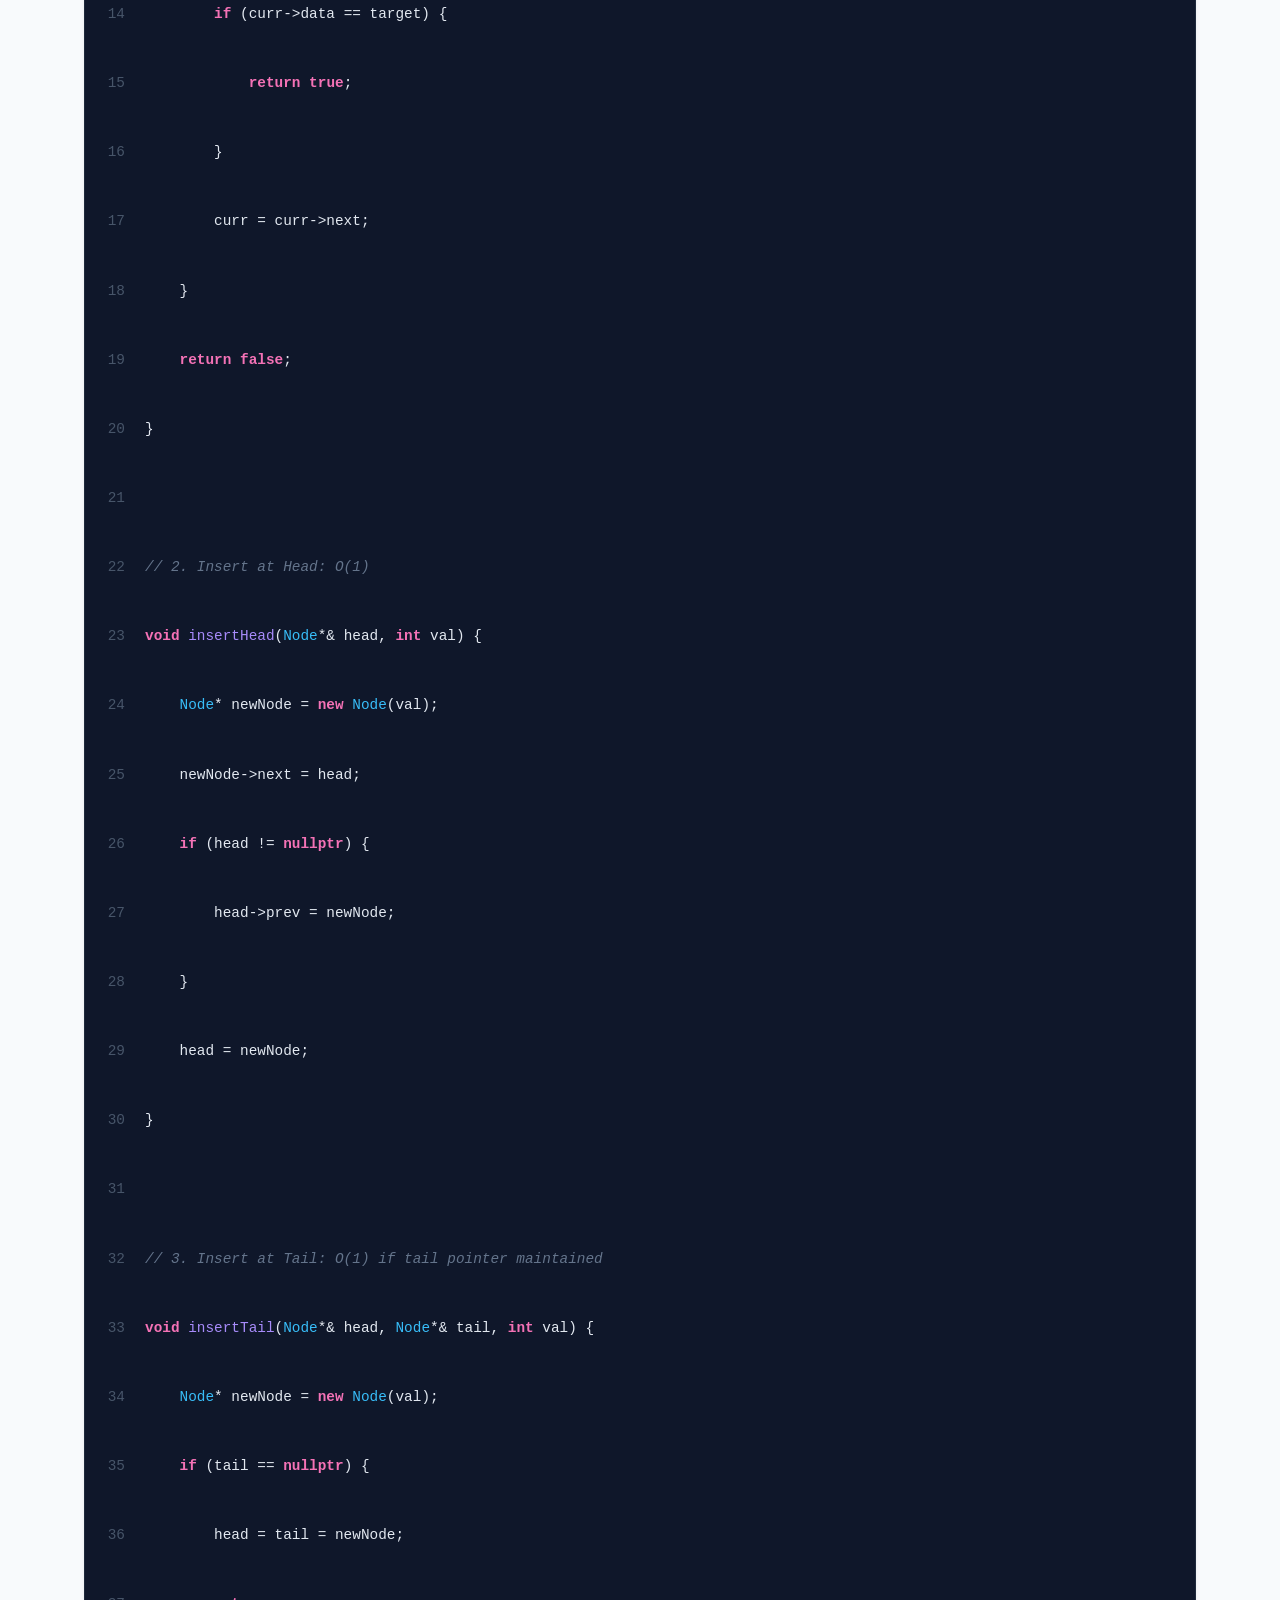
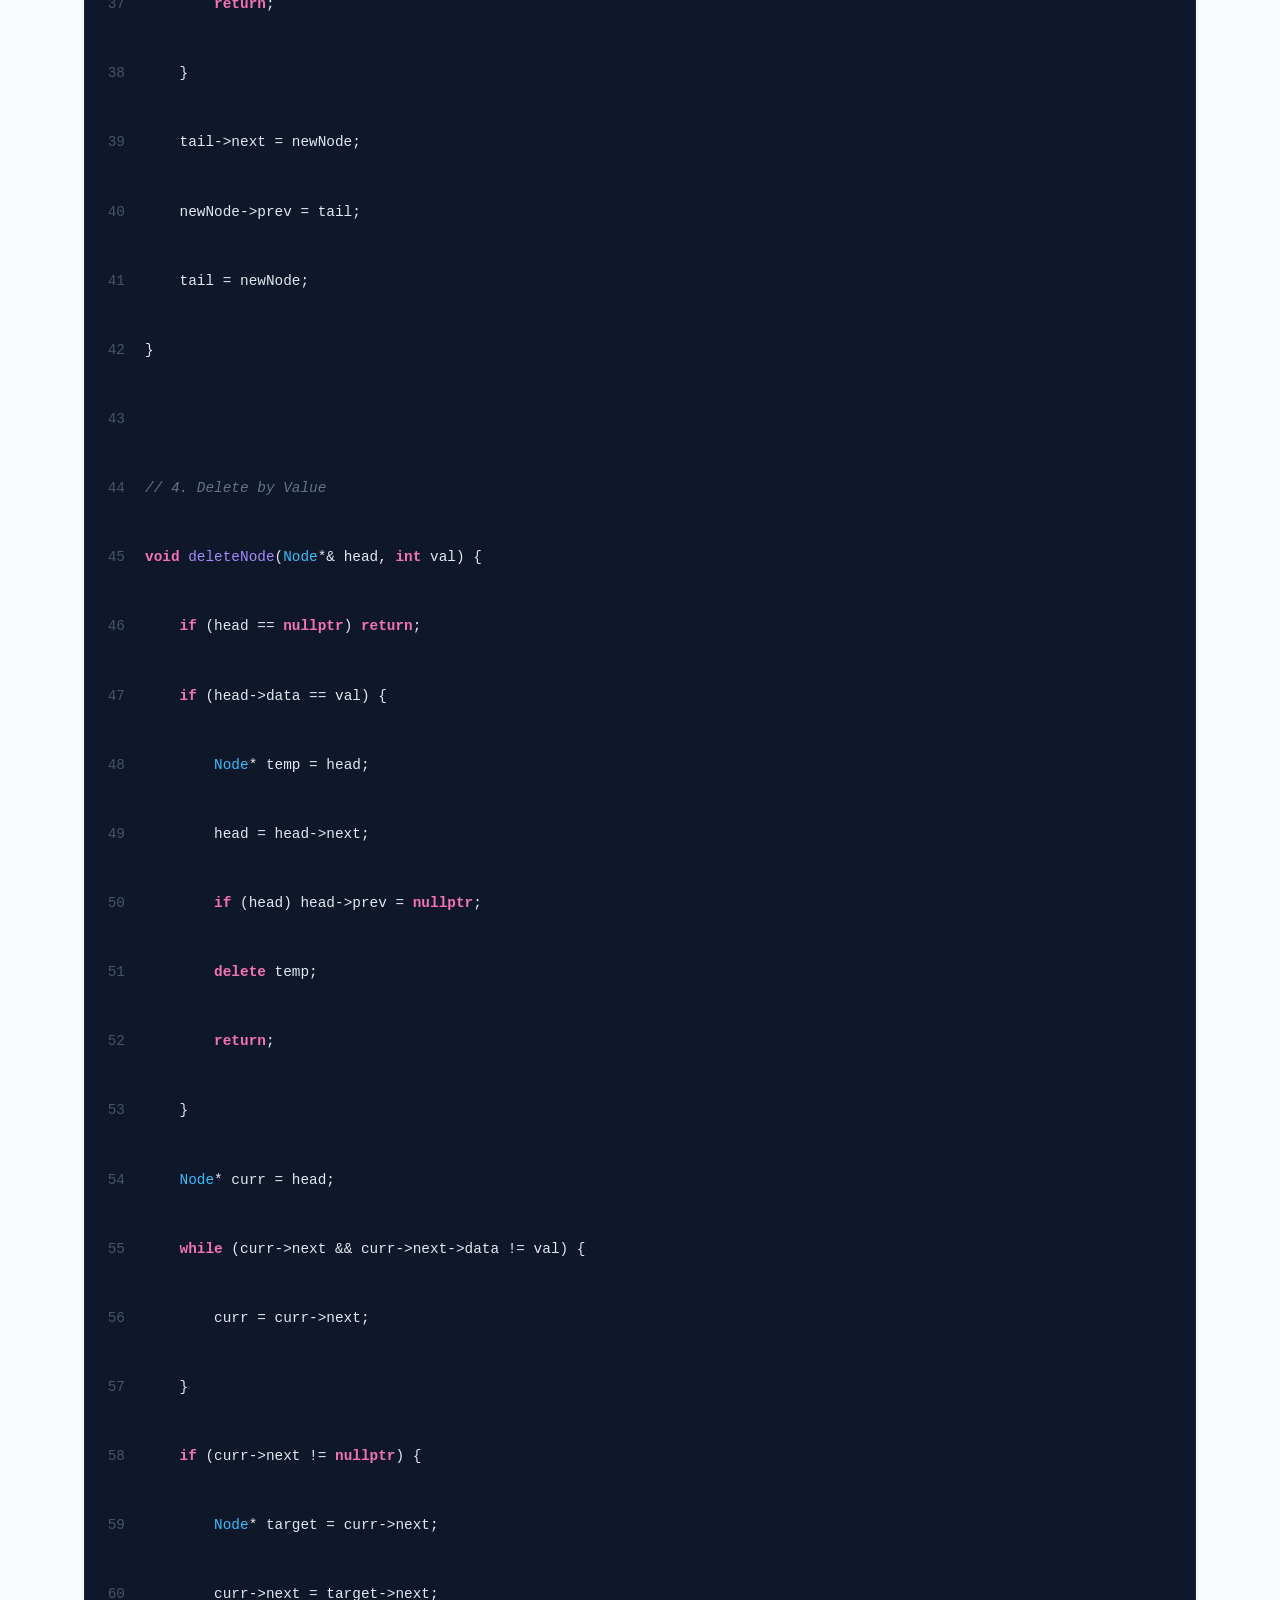
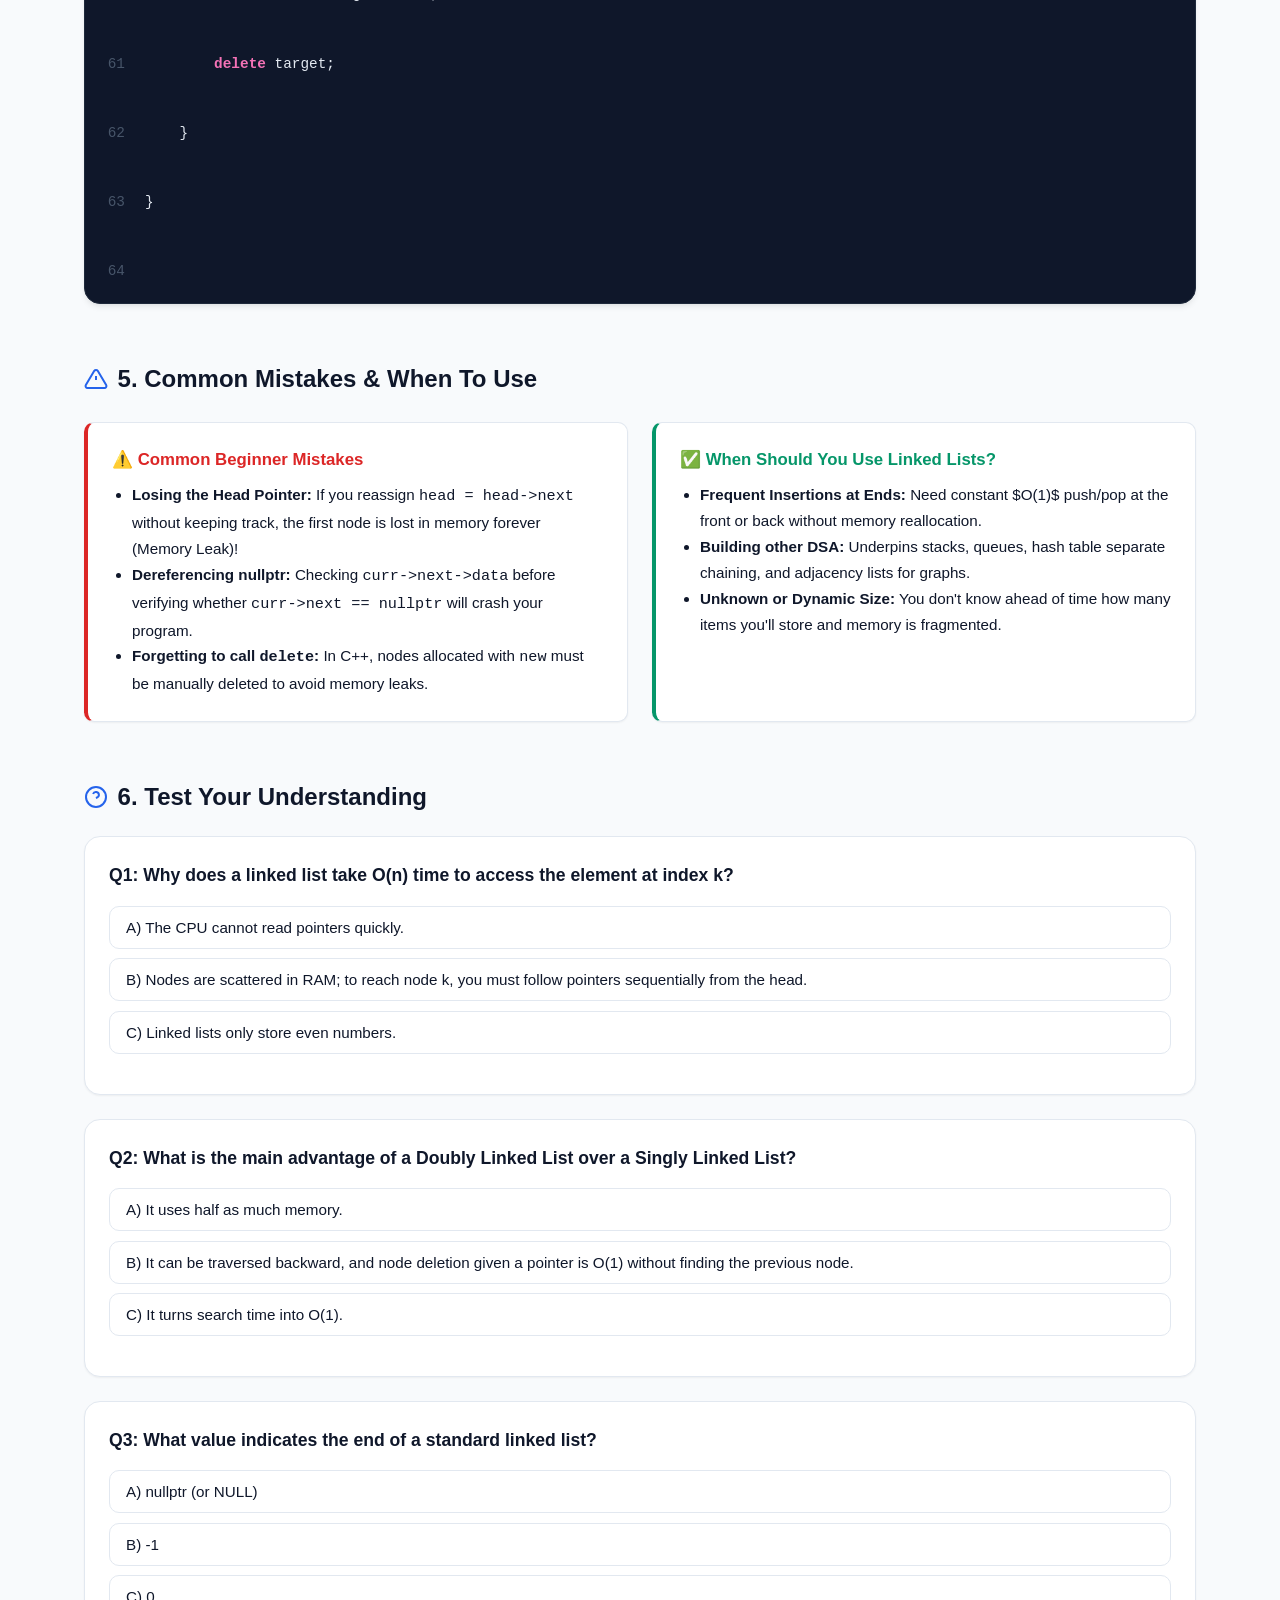
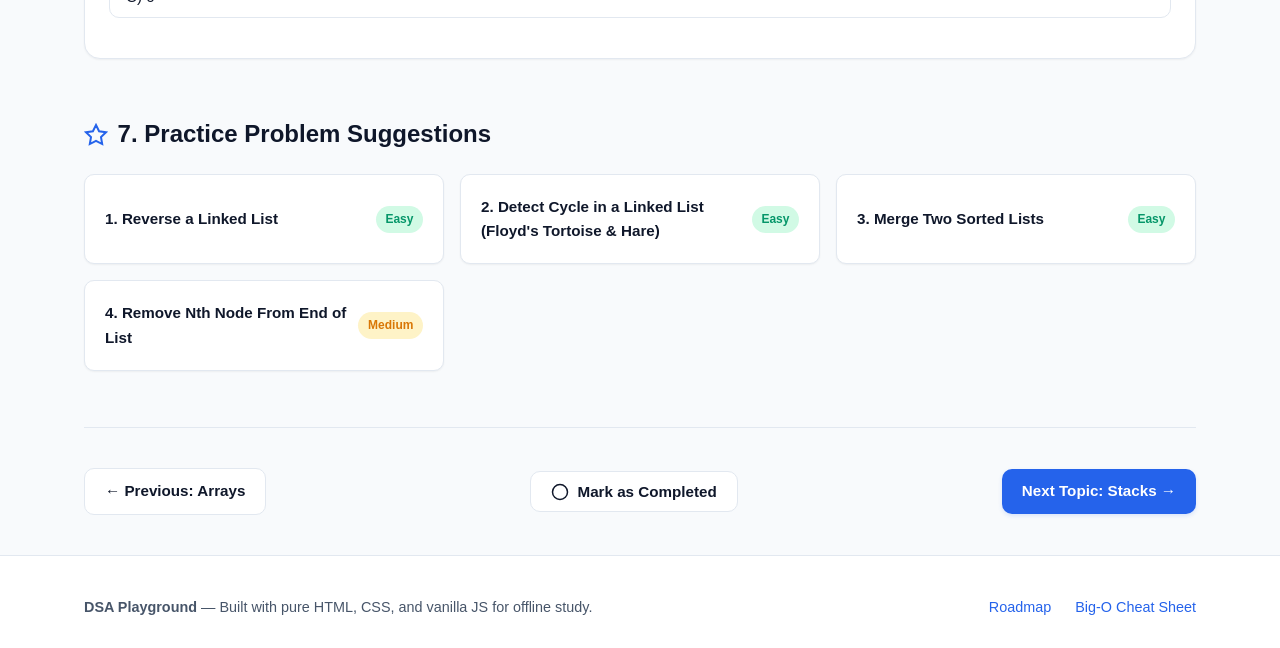
<file: topics/linked-lists.html>
<!DOCTYPE html>
<html lang="en">
<head>
  <meta charset="UTF-8">
  <meta name="viewport" content="width=device-width, initial-scale=1.0">
  <meta name="description" content="Master Singly and Doubly Linked Lists with interactive animations and C++ code.">
  <title>Linked Lists — DSA Playground</title>

  <!-- Prevent FOUC -->
  <script>
    (function() {
      try {
        var saved = localStorage.getItem('dsa_playground_theme');
        var theme = saved ? JSON.parse(saved) : (window.matchMedia && window.matchMedia('(prefers-color-scheme: dark)').matches ? 'dark' : 'light');
        document.documentElement.setAttribute('data-theme', theme);
      } catch(e) {}
    })();
  </script>

  <link rel="stylesheet" href="../css/style.css">
  <script defer src="../js/main.js"></script>
  <script defer src="../js/highlight.js"></script>
  <script defer src="../js/visualizer.js"></script>
  <script defer src="../js/viz/linked-lists.js"></script>
</head>
<body data-topic-id="linked-lists">
  <a href="#main-content" class="skip-link">Skip to main content</a>

  <!-- Global Header -->
  <header class="site-header" role="banner">
    <div class="container header-inner">
      <a href="../index.html" class="brand" aria-label="DSA Playground Home">
        <span class="brand-icon" aria-hidden="true">&lt;/&gt;</span>
        <span>DSA Playground</span>
      </a>

      <nav aria-label="Primary Navigation">
        <ul class="nav-links">
          <li><a href="../index.html">Roadmap</a></li>
          <li><a href="../big-o.html">Big-O Cheat Sheet</a></li>
          <li>
            <button class="theme-toggle-btn" type="button" aria-label="Toggle light/dark theme">
              <svg aria-hidden="true" viewBox="0 0 24 24"><path d="M21 12.79A9 9 0 1 1 11.21 3 7 7 0 0 0 21 12.79z"></path></svg>
            </button>
          </li>
        </ul>
      </nav>
    </div>
  </header>

  <!-- Main Content -->
  <main id="main-content">
    
    <!-- Topic Header -->
    <header class="topic-header">
      <div class="container">
        <div class="topic-meta-row">
          <span class="topic-breadcrumb">Topic 2 of 10</span>
          <span class="badge badge-beginner">Beginner</span>
          <span class="badge badge-time">20 min read</span>
        </div>
        <h1 class="topic-title">Linked Lists</h1>
        <p class="topic-tagline">Dynamic chains of heap-allocated nodes connected via pointers.</p>
      </div>
    </header>

    <div class="container">

      <!-- SECTION 1: What is it? + Analogy -->
      <section class="content-section" aria-labelledby="sec-analogy">
        <h2 id="sec-analogy" class="section-heading">
          <svg width="24" height="24" viewBox="0 0 24 24" fill="none" stroke="currentColor" stroke-width="2"><circle cx="12" cy="12" r="10"></circle><line x1="12" y1="16" x2="12" y2="12"></line><line x1="12" y1="8" x2="12.01" y2="8"></line></svg>
          1. What is a Linked List?
        </h2>
        
        <p style="margin-bottom: 1.25rem; font-size: 1.05rem;">
          Unlike an array, which requires a single unbroken block of memory, a <strong>linked list</strong> stores items in separate pieces of memory called <strong>Nodes</strong>. Each node holds its data and a <em>pointer</em> (memory address) pointing to the next node in line. The chain ends when a node points to <code>nullptr</code> (nowhere).
        </p>

        <div class="analogy-card">
          <div class="analogy-title">💡 Real-Life Analogy: A Scavenger Hunt</div>
          <p>
            Think of a scavenger hunt. You are handed Clue #1. It gives you a piece of trivia and tells you: <em>"Your next clue is hidden in the kitchen cupboard."</em> You walk to the kitchen to find Clue #2, which tells you to go to the garage for Clue #3.
          </p>
          <p style="margin-top: 0.75rem;">
            You can't jump straight to Clue #5 because you have no idea where it's hidden until you visit Clues 1, 2, 3, and 4! That's why random access is <strong>O(n)</strong>. But adding a new clue into the middle is effortless: you just change the address written on one card to point to the new card—no shifting of lockers required!
          </p>
        </div>

        <div class="callouts-grid">
          <div class="callout-card callout-tip">
            <div class="callout-title">Singly Linked List</div>
            <p style="font-size: 0.95rem;">Each node only stores a pointer to the <code>next</code> node. Traversal is strictly one-way (forward).</p>
          </div>
          <div class="callout-card callout-tip" style="border-left-color: var(--accent-primary);">
            <div class="callout-title" style="color: var(--accent-primary);">Doubly Linked List</div>
            <p style="font-size: 0.95rem;">Each node stores two pointers: <code>next</code> AND <code>prev</code>. You can traverse forward and backward!</p>
          </div>
        </div>
      </section>

      <!-- SECTION 2: Interactive Visualizer -->
      <section class="content-section" aria-labelledby="sec-visualizer">
        <h2 id="sec-visualizer" class="section-heading">
          <svg width="24" height="24" viewBox="0 0 24 24" fill="none" stroke="currentColor" stroke-width="2"><polygon points="5 3 19 12 5 21 5 3"></polygon></svg>
          2. Interactive Linked List Visualizer
        </h2>
        <p style="margin-bottom: 1rem; color: var(--text-secondary);">
          Switch between Singly and Doubly linked modes, insert nodes at the head or tail, search for values, or delete nodes by unhooking pointers.
        </p>

        <div class="viz-container" role="region" aria-label="Linked List Visualizer Studio">
          
          <!-- Toolbar -->
          <div class="viz-toolbar">
            <div class="viz-input-group">
              <label for="select-ll-mode" style="font-size: 0.85rem; font-weight: 600;">Type:</label>
              <select id="select-ll-mode" class="viz-select">
                <option value="singly">Singly Linked</option>
                <option value="doubly">Doubly Linked</option>
              </select>
            </div>

            <div class="viz-input-group">
              <input type="number" id="input-insert-val" class="viz-input" value="99" min="1" max="99" title="Value">
              <button type="button" id="btn-op-insert-head" class="btn-ctrl">＋ Head</button>
              <button type="button" id="btn-op-insert-tail" class="btn-ctrl">＋ Tail</button>
            </div>

            <div class="viz-input-group">
              <input type="number" id="input-search-val" class="viz-input" value="24" min="1" max="99" title="Value to search">
              <button type="button" id="btn-op-search" class="btn-ctrl">🔍 Search</button>
            </div>

            <div class="viz-input-group">
              <input type="number" id="input-delete-val" class="viz-input" value="38" min="1" max="99" title="Value to delete">
              <button type="button" id="btn-op-delete" class="btn-ctrl">🗑️ Delete</button>
            </div>

            <button type="button" id="btn-op-random" class="btn-ctrl" style="margin-left: auto;">🎲 Randomize</button>
          </div>

          <!-- Stage -->
          <div id="viz-stage" class="viz-stage" aria-live="polite">
            <!-- Populated dynamically by linked-lists.js -->
          </div>

          <!-- Caption -->
          <div class="viz-caption-box">
            <span class="viz-caption-icon" aria-hidden="true">ℹ️</span>
            <span id="viz-caption-text">Ready. Choose an operation above to start the visualization.</span>
            <div id="viz-mini-code" class="viz-mini-code" style="display: none; margin-left: auto;"></div>
          </div>

          <!-- Playback controls -->
          <div class="viz-playback-bar">
            <div class="viz-button-cluster">
              <button type="button" id="btn-play" class="btn-ctrl">
                <svg width="14" height="14" viewBox="0 0 24 24" fill="currentColor"><polygon points="5 3 19 12 5 21 5 3"></polygon></svg> Play
              </button>
              <button type="button" id="btn-step-back" class="btn-ctrl">⏮ Step Back</button>
              <button type="button" id="btn-step-fwd" class="btn-ctrl">⏭ Step Forward</button>
              <button type="button" id="btn-reset" class="btn-ctrl">↺ Reset</button>
            </div>

            <div style="display: flex; align-items: center; gap: 1.25rem; flex-wrap: wrap;">
              <label class="code-sync-control" title="Show and synchronize active C++ code line">
                <input type="checkbox" id="check-code-sync" checked>
                <span>Code Sync</span>
              </label>

              <div class="speed-control">
                <label for="slider-speed">Speed:</label>
                <input type="range" id="slider-speed" class="speed-slider" min="0.5" max="2.5" step="0.5" value="1.0">
                <span id="speed-value-label" style="font-family: var(--font-mono); font-size: 0.85rem;">1.0x</span>
              </div>
            </div>
          </div>

        </div>
      </section>

      <!-- SECTION 3: Complexity Table -->
      <section class="content-section" aria-labelledby="sec-complexity">
        <h2 id="sec-complexity" class="section-heading">
          <svg width="24" height="24" viewBox="0 0 24 24" fill="none" stroke="currentColor" stroke-width="2"><circle cx="12" cy="12" r="10"></circle><polyline points="12 6 12 12 16 14"></polyline></svg>
          3. Time &amp; Space Complexity
        </h2>

        <div class="table-wrapper">
          <table class="complexity-table">
            <thead>
              <tr>
                <th>Operation</th>
                <th>Singly Linked</th>
                <th>Doubly Linked</th>
                <th>Space Complexity</th>
              </tr>
            </thead>
            <tbody>
              <tr>
                <td><strong>Access by Index <code>k</code></strong></td>
                <td><span class="o-tag o-slow">O(n)</span></td>
                <td><span class="o-tag o-slow">O(n)</span></td>
                <td><span class="o-tag o-fast">O(1)</span></td>
              </tr>
              <tr>
                <td><strong>Search (by value)</strong></td>
                <td><span class="o-tag o-slow">O(n)</span></td>
                <td><span class="o-tag o-slow">O(n)</span></td>
                <td><span class="o-tag o-fast">O(1)</span></td>
              </tr>
              <tr>
                <td><strong>Insert at Head</strong></td>
                <td><span class="o-tag o-fast">O(1)</span></td>
                <td><span class="o-tag o-fast">O(1)</span></td>
                <td><span class="o-tag o-fast">O(1)</span></td>
              </tr>
              <tr>
                <td><strong>Insert at Tail (with tail ptr)</strong></td>
                <td><span class="o-tag o-fast">O(1)</span></td>
                <td><span class="o-tag o-fast">O(1)</span></td>
                <td><span class="o-tag o-fast">O(1)</span></td>
              </tr>
              <tr>
                <td><strong>Delete Node (given pointer to it)</strong></td>
                <td><span class="o-tag o-slow">O(n)</span> (need prev node)</td>
                <td><span class="o-tag o-fast">O(1)</span> (has <code>prev</code> pointer!)</td>
                <td><span class="o-tag o-fast">O(1)</span></td>
              </tr>
            </tbody>
          </table>
        </div>

        <div class="analogy-card" style="border-left-color: var(--info-color);">
          <div class="analogy-title" style="color: var(--info-color);">🤔 Array vs. Linked List Trade-off</div>
          <p>
            Use an <strong>Array</strong> when you need fast index access (<code>arr[i]</code>) or want superior CPU cache performance. Use a <strong>Linked List</strong> when you frequently insert or delete items at the head/tail without wanting the memory reallocation or shifting penalties of arrays.
          </p>
        </div>
      </section>

      <!-- SECTION 4: C++ Implementation -->
      <section class="content-section" aria-labelledby="sec-code">
        <h2 id="sec-code" class="section-heading">
          <svg width="24" height="24" viewBox="0 0 24 24" fill="none" stroke="currentColor" stroke-width="2"><polyline points="16 18 22 12 16 6"></polyline><polyline points="8 6 2 12 8 18"></polyline></svg>
          4. C++17 Implementation
        </h2>

        <div class="code-card">
          <div class="code-header">
            <span class="code-title">📄 linked_list.cpp</span>
            <button type="button" class="code-copy-btn" data-target="ll-code-block">Copy Code</button>
          </div>
          <pre class="code-pre" id="ll-code-block">
#include &lt;iostream&gt;

struct Node {
    int data;
    Node* next = nullptr;
    Node* prev = nullptr; // Used in doubly linked lists
    explicit Node(int val) : data(val), next(nullptr), prev(nullptr) {}
};

// 1. Search for value
bool search(Node* head, int target) {
    Node* curr = head;
    while (curr != nullptr) {
        if (curr-&gt;data == target) {
            return true;
        }
        curr = curr-&gt;next;
    }
    return false;
}

// 2. Insert at Head: O(1)
void insertHead(Node*&amp; head, int val) {
    Node* newNode = new Node(val);
    newNode-&gt;next = head;
    if (head != nullptr) {
        head-&gt;prev = newNode;
    }
    head = newNode;
}

// 3. Insert at Tail: O(1) if tail pointer maintained
void insertTail(Node*&amp; head, Node*&amp; tail, int val) {
    Node* newNode = new Node(val);
    if (tail == nullptr) {
        head = tail = newNode;
        return;
    }
    tail-&gt;next = newNode;
    newNode-&gt;prev = tail;
    tail = newNode;
}

// 4. Delete by Value
void deleteNode(Node*&amp; head, int val) {
    if (head == nullptr) return;
    if (head-&gt;data == val) {
        Node* temp = head;
        head = head-&gt;next;
        if (head) head-&gt;prev = nullptr;
        delete temp;
        return;
    }
    Node* curr = head;
    while (curr-&gt;next &amp;&amp; curr-&gt;next-&gt;data != val) {
        curr = curr-&gt;next;
    }
    if (curr-&gt;next != nullptr) {
        Node* target = curr-&gt;next;
        curr-&gt;next = target-&gt;next;
        delete target;
    }
}
          </pre>
        </div>
      </section>

      <!-- SECTION 5: Common Mistakes & When to Use -->
      <section class="content-section" aria-labelledby="sec-pitfalls">
        <h2 id="sec-pitfalls" class="section-heading">
          <svg width="24" height="24" viewBox="0 0 24 24" fill="none" stroke="currentColor" stroke-width="2"><path d="M10.29 3.86L1.82 18a2 2 0 0 0 1.71 3h16.94a2 2 0 0 0 1.71-3L13.71 3.86a2 2 0 0 0-3.42 0z"></path><line x1="12" y1="9" x2="12" y2="13"></line><line x1="12" y1="17" x2="12.01" y2="17"></line></svg>
          5. Common Mistakes &amp; When To Use
        </h2>

        <div class="callouts-grid">
          <div class="callout-card callout-warning">
            <div class="callout-title">⚠️ Common Beginner Mistakes</div>
            <ul style="padding-left: 1.25rem; font-size: 0.95rem; line-height: 1.7;">
              <li><strong>Losing the Head Pointer:</strong> If you reassign <code>head = head->next</code> without keeping track, the first node is lost in memory forever (Memory Leak)!</li>
              <li><strong>Dereferencing nullptr:</strong> Checking <code>curr->next->data</code> before verifying whether <code>curr->next == nullptr</code> will crash your program.</li>
              <li><strong>Forgetting to call <code>delete</code>:</strong> In C++, nodes allocated with <code>new</code> must be manually deleted to avoid memory leaks.</li>
            </ul>
          </div>

          <div class="callout-card callout-tip">
            <div class="callout-title">✅ When Should You Use Linked Lists?</div>
            <ul style="padding-left: 1.25rem; font-size: 0.95rem; line-height: 1.7;">
              <li><strong>Frequent Insertions at Ends:</strong> Need constant $O(1)$ push/pop at the front or back without memory reallocation.</li>
              <li><strong>Building other DSA:</strong> Underpins stacks, queues, hash table separate chaining, and adjacency lists for graphs.</li>
              <li><strong>Unknown or Dynamic Size:</strong> You don't know ahead of time how many items you'll store and memory is fragmented.</li>
            </ul>
          </div>
        </div>
      </section>

      <!-- SECTION 6: Mini Quiz -->
      <section class="content-section" aria-labelledby="sec-quiz">
        <h2 id="sec-quiz" class="section-heading">
          <svg width="24" height="24" viewBox="0 0 24 24" fill="none" stroke="currentColor" stroke-width="2"><circle cx="12" cy="12" r="10"></circle><path d="M9.09 9a3 3 0 0 1 5.83 1c0 2-3 3-3 3"></path><line x1="12" y1="17" x2="12.01" y2="17"></line></svg>
          6. Test Your Understanding
        </h2>

        <div class="quiz-card" id="quiz-q1">
          <div class="quiz-question">Q1: Why does a linked list take O(n) time to access the element at index k?</div>
          <div class="quiz-options">
            <button type="button" class="quiz-option" data-correct="false">A) The CPU cannot read pointers quickly.</button>
            <button type="button" class="quiz-option" data-correct="true">B) Nodes are scattered in RAM; to reach node k, you must follow pointers sequentially from the head.</button>
            <button type="button" class="quiz-option" data-correct="false">C) Linked lists only store even numbers.</button>
          </div>
          <div class="quiz-feedback"></div>
        </div>

        <div class="quiz-card" id="quiz-q2">
          <div class="quiz-question">Q2: What is the main advantage of a Doubly Linked List over a Singly Linked List?</div>
          <div class="quiz-options">
            <button type="button" class="quiz-option" data-correct="false">A) It uses half as much memory.</button>
            <button type="button" class="quiz-option" data-correct="true">B) It can be traversed backward, and node deletion given a pointer is O(1) without finding the previous node.</button>
            <button type="button" class="quiz-option" data-correct="false">C) It turns search time into O(1).</button>
          </div>
          <div class="quiz-feedback"></div>
        </div>

        <div class="quiz-card" id="quiz-q3">
          <div class="quiz-question">Q3: What value indicates the end of a standard linked list?</div>
          <div class="quiz-options">
            <button type="button" class="quiz-option" data-correct="true">A) nullptr (or NULL)</button>
            <button type="button" class="quiz-option" data-correct="false">B) -1</button>
            <button type="button" class="quiz-option" data-correct="false">C) 0</button>
          </div>
          <div class="quiz-feedback"></div>
        </div>
      </section>

      <!-- SECTION 7: Practice Problems -->
      <section class="content-section" aria-labelledby="sec-practice">
        <h2 id="sec-practice" class="section-heading">
          <svg width="24" height="24" viewBox="0 0 24 24" fill="none" stroke="currentColor" stroke-width="2"><polygon points="12 2 15.09 8.26 22 9.27 17 14.14 18.18 21.02 12 17.77 5.82 21.02 7 14.14 2 9.27 8.91 8.26 12 2"></polygon></svg>
          7. Practice Problem Suggestions
        </h2>

        <ul class="practice-list">
          <li class="practice-item">
            <span class="practice-title">1. Reverse a Linked List</span>
            <span class="badge badge-beginner">Easy</span>
          </li>
          <li class="practice-item">
            <span class="practice-title">2. Detect Cycle in a Linked List (Floyd's Tortoise &amp; Hare)</span>
            <span class="badge badge-beginner">Easy</span>
          </li>
          <li class="practice-item">
            <span class="practice-title">3. Merge Two Sorted Lists</span>
            <span class="badge badge-beginner">Easy</span>
          </li>
          <li class="practice-item">
            <span class="practice-title">4. Remove Nth Node From End of List</span>
            <span class="badge badge-intermediate">Medium</span>
          </li>
        </ul>
      </section>

      <!-- SECTION 8: Topic Navigation & Completion -->
      <div class="topic-footer-nav">
        <a href="arrays.html" class="btn btn-secondary">← Previous: Arrays</a>

        <button type="button" id="btn-mark-completed" class="btn btn-secondary">
          <svg width="18" height="18" viewBox="0 0 24 24" fill="none" stroke="currentColor" stroke-width="2"><circle cx="12" cy="12" r="10"></circle></svg>
          Mark as Completed
        </button>

        <a href="stacks.html" class="btn btn-primary">
          Next Topic: Stacks →
        </a>
      </div>

    </div>
  </main>

  <!-- Global Footer -->
  <footer class="site-footer" role="contentinfo">
    <div class="container footer-inner">
      <div>
        <strong>DSA Playground</strong> — Built with pure HTML, CSS, and vanilla JS for offline study.
      </div>
      <ul class="footer-links">
        <li><a href="../index.html">Roadmap</a></li>
        <li><a href="../big-o.html">Big-O Cheat Sheet</a></li>
      </ul>
    </div>
  </footer>

  <script>
    document.addEventListener('DOMContentLoaded', function() {
      const quizCards = document.querySelectorAll('.quiz-card');
      quizCards.forEach(function(card) {
        const options = card.querySelectorAll('.quiz-option');
        const feedback = card.querySelector('.quiz-feedback');

        options.forEach(function(opt) {
          opt.addEventListener('click', function() {
            options.forEach(o => o.disabled = true);
            const isCorrect = opt.getAttribute('data-correct') === 'true';
            if (isCorrect) {
              opt.classList.add('correct');
              feedback.className = 'quiz-feedback show correct-feedback';
              feedback.innerHTML = '<strong>✓ Correct!</strong> ' + (opt.textContent.replace(/^[A-C]\)\s*/, ''));
            } else {
              opt.classList.add('incorrect');
              options.forEach(o => {
                if (o.getAttribute('data-correct') === 'true') o.classList.add('correct');
              });
              feedback.className = 'quiz-feedback show incorrect-feedback';
              feedback.innerHTML = '<strong>✗ Not quite.</strong> Take a look at the highlighted correct answer.';
            }
          });
        });
      });
    });
  </script>

</body>
</html>
</file>
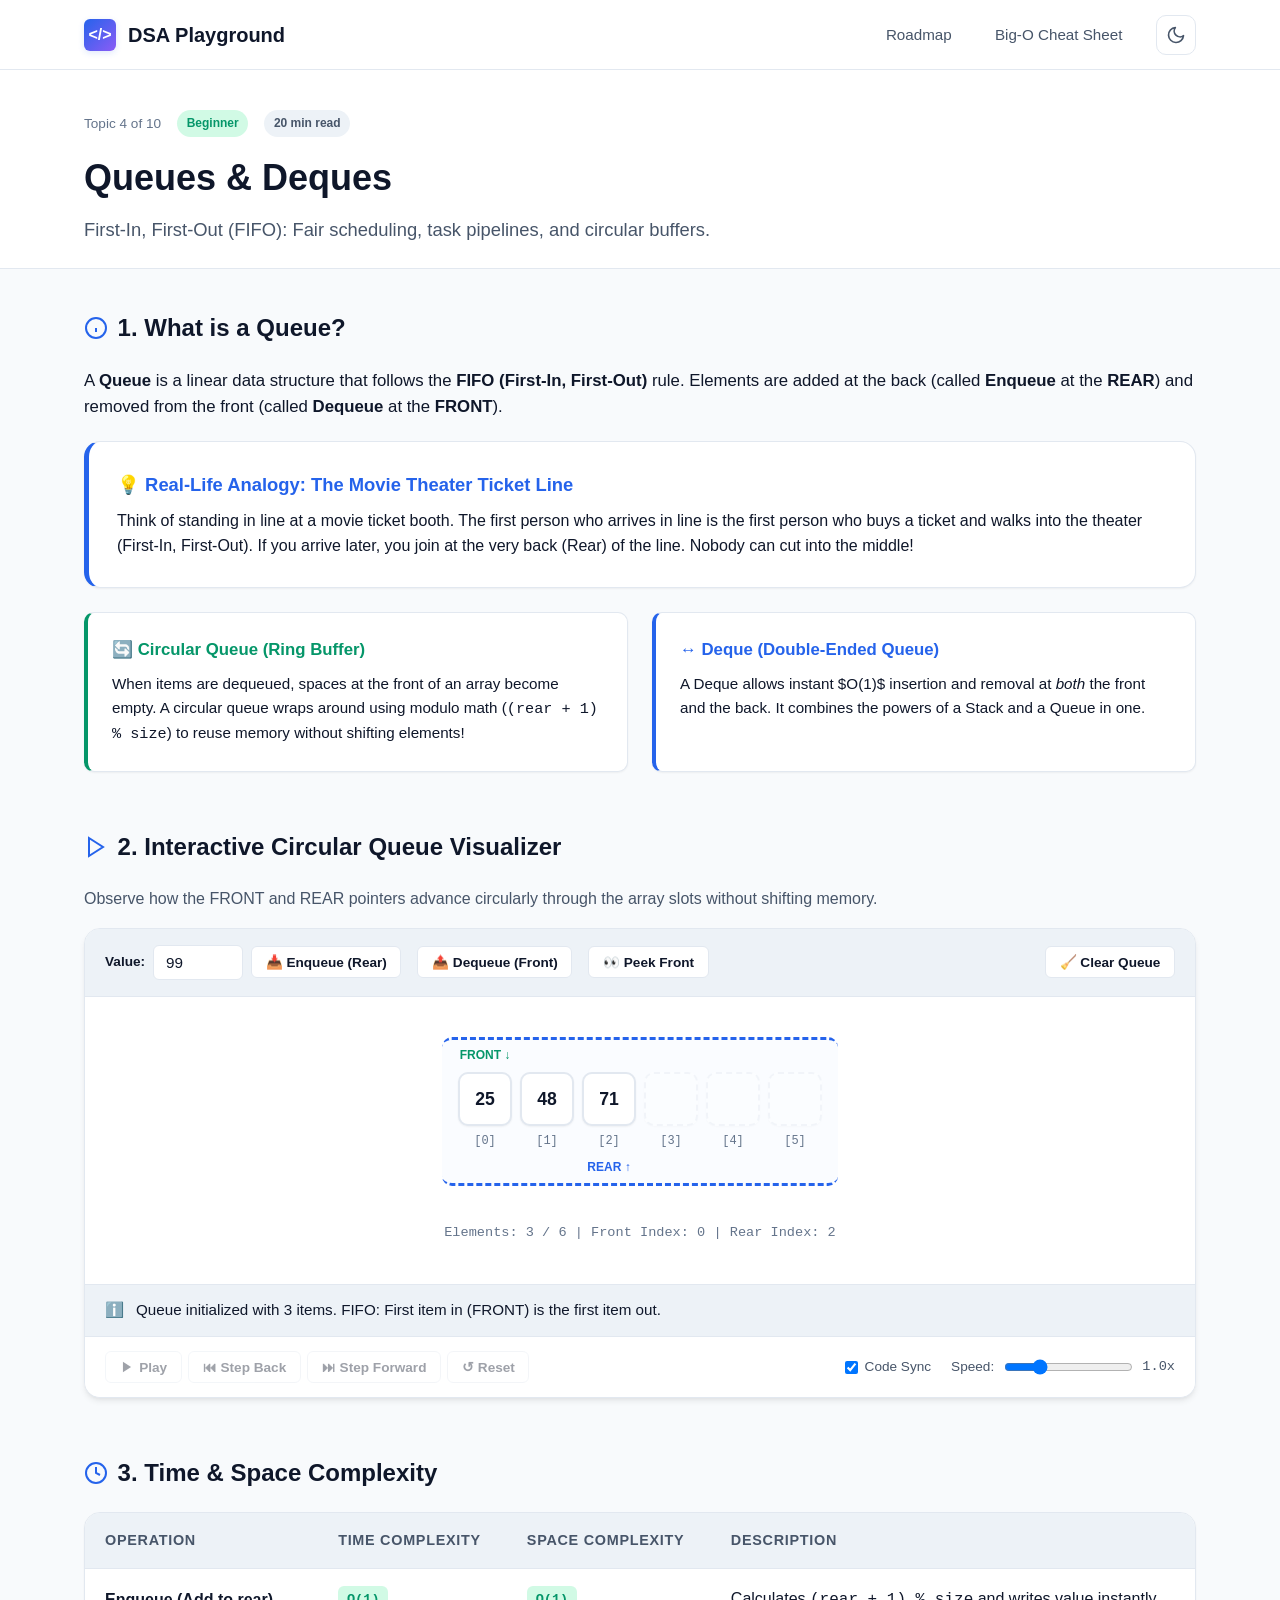
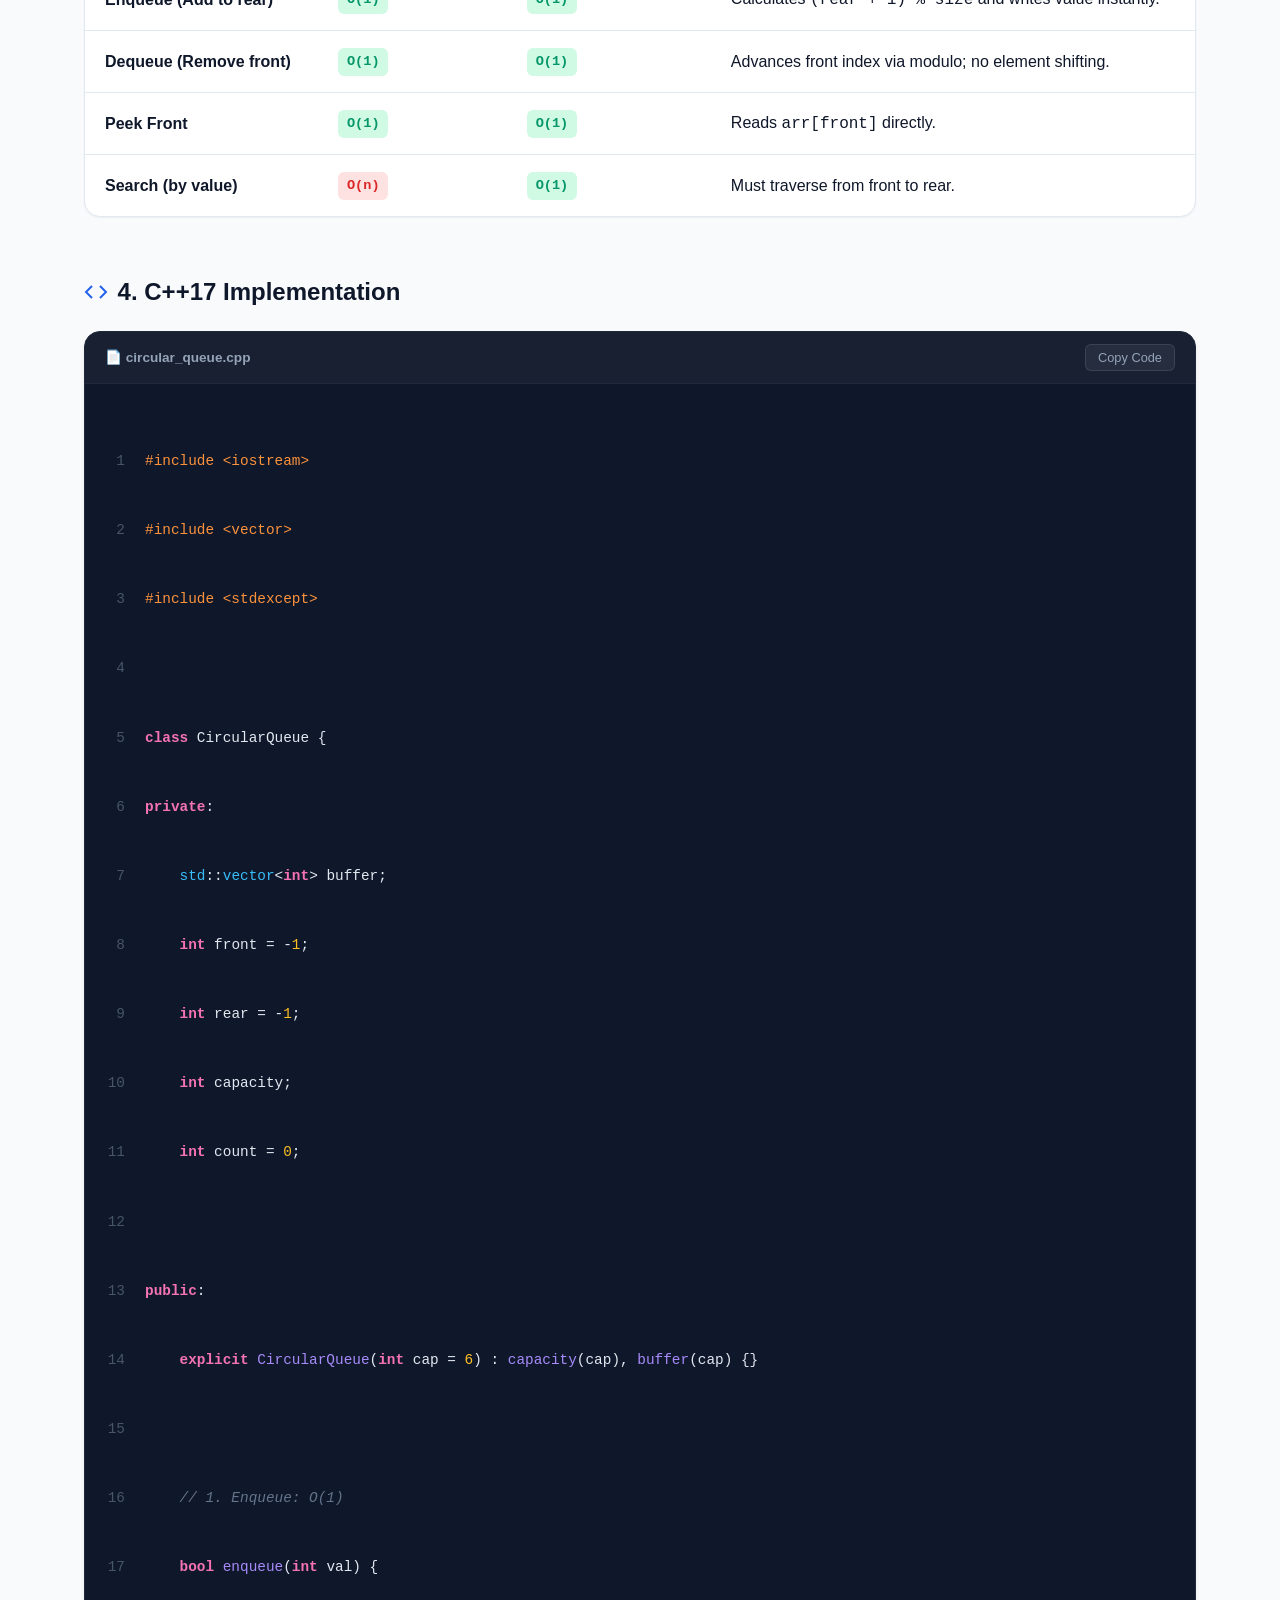
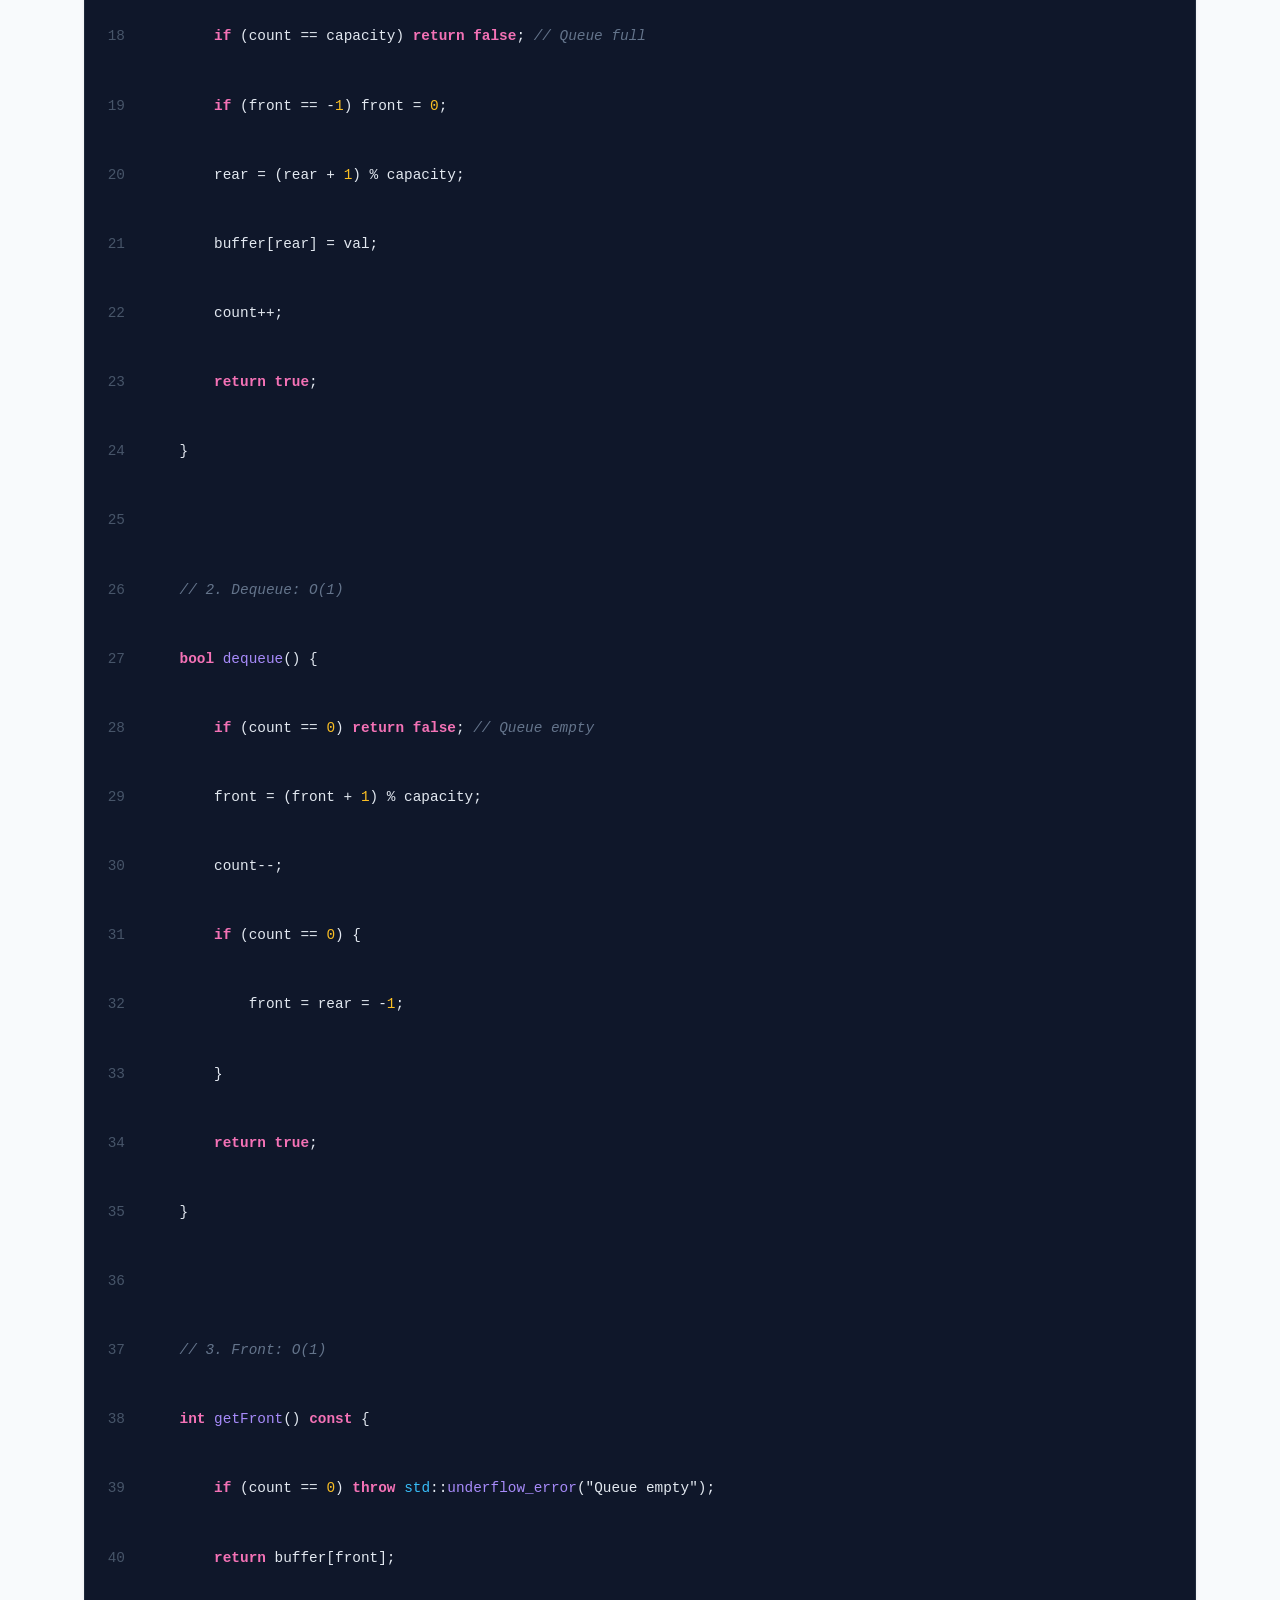
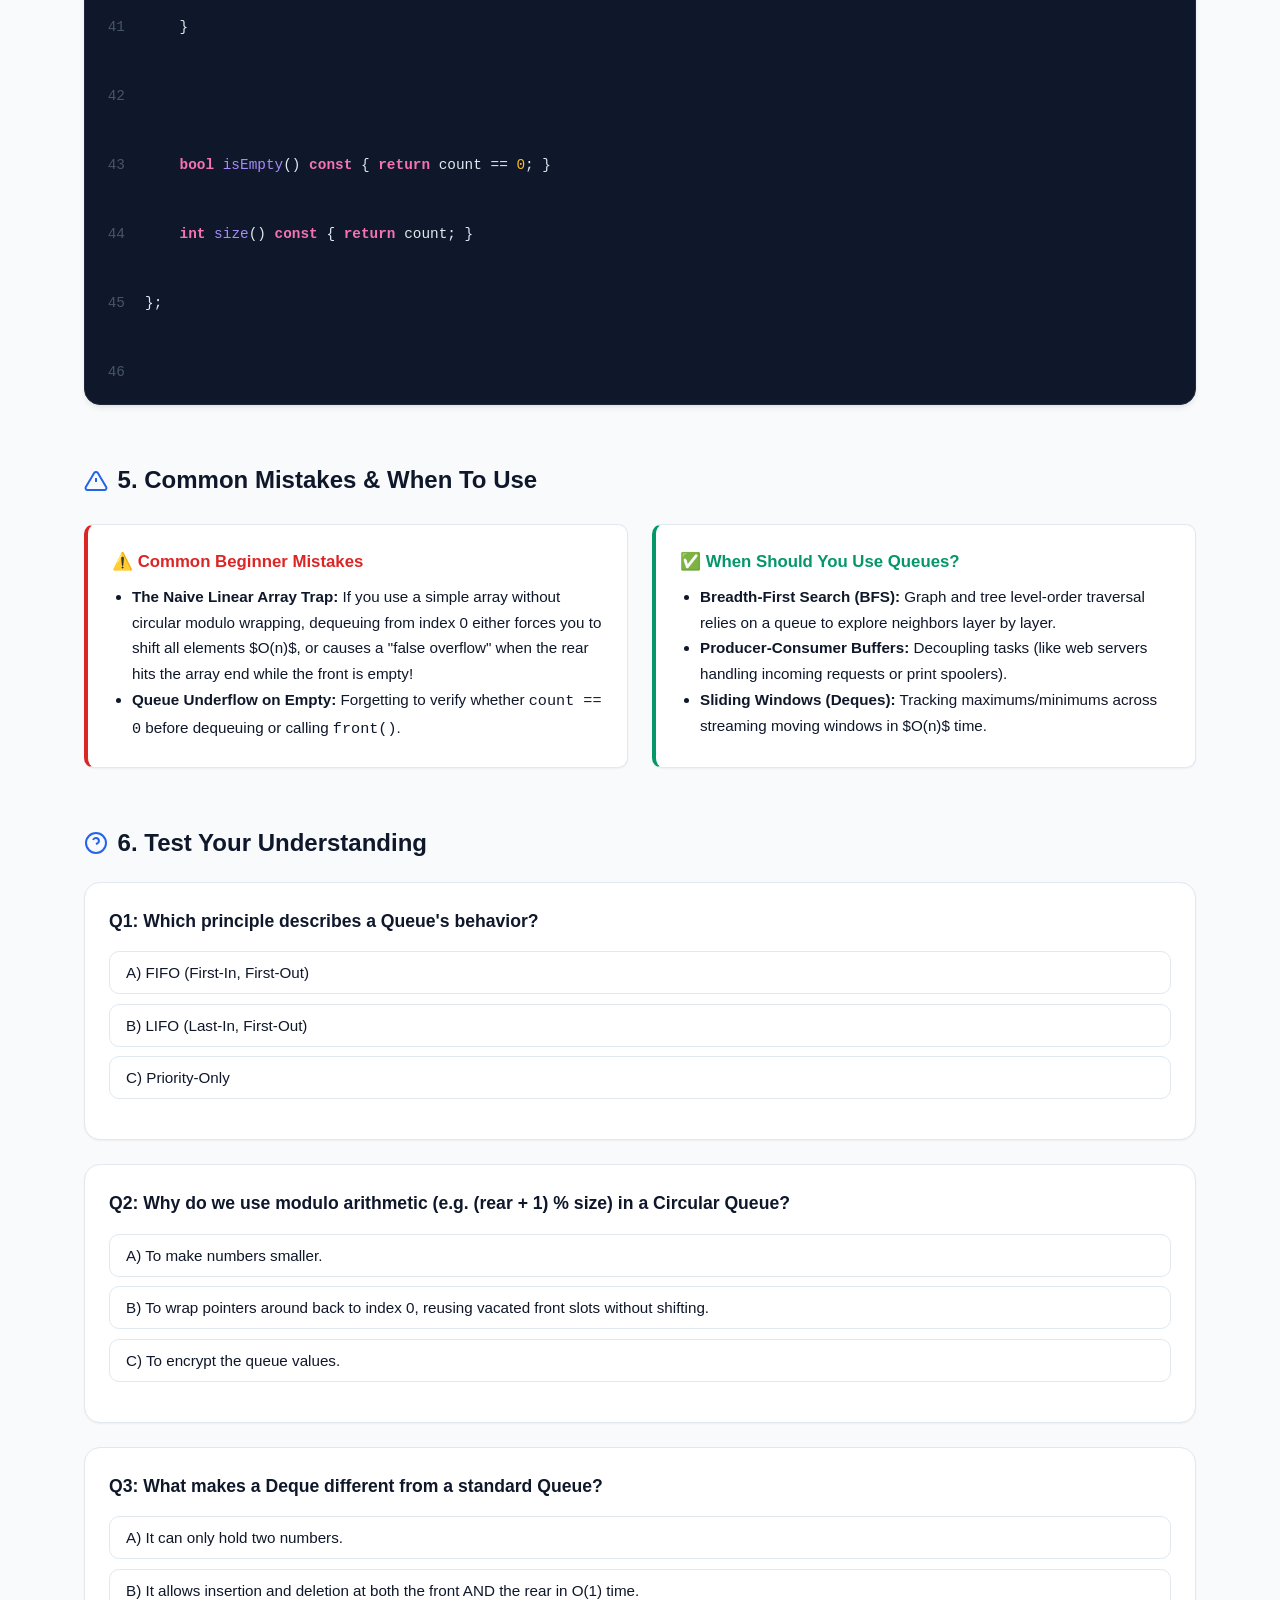
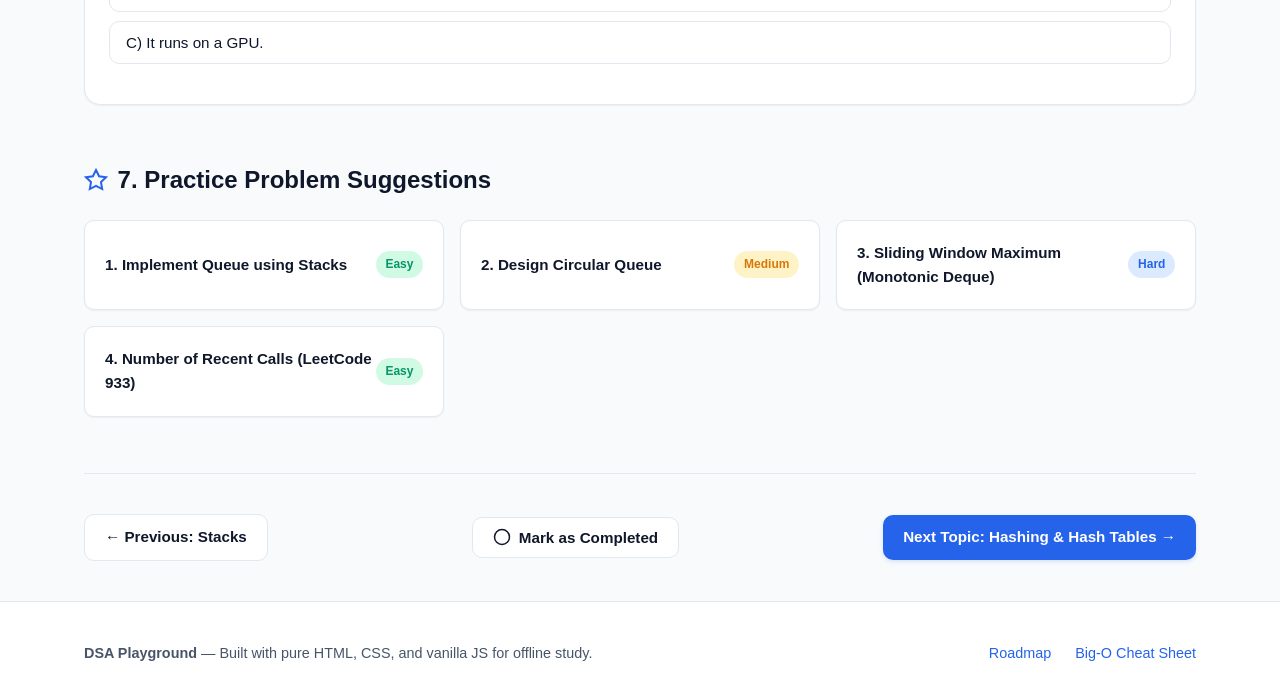
<file: topics/queues.html>
<!DOCTYPE html>
<html lang="en">
<head>
  <meta charset="UTF-8">
  <meta name="viewport" content="width=device-width, initial-scale=1.0">
  <meta name="description" content="Master Queues, Circular Queues, and Deques with interactive FIFO animations and C++ code.">
  <title>Queues &amp; Deques — DSA Playground</title>

  <!-- Prevent FOUC -->
  <script>
    (function() {
      try {
        var saved = localStorage.getItem('dsa_playground_theme');
        var theme = saved ? JSON.parse(saved) : (window.matchMedia && window.matchMedia('(prefers-color-scheme: dark)').matches ? 'dark' : 'light');
        document.documentElement.setAttribute('data-theme', theme);
      } catch(e) {}
    })();
  </script>

  <link rel="stylesheet" href="../css/style.css">
  <script defer src="../js/main.js"></script>
  <script defer src="../js/highlight.js"></script>
  <script defer src="../js/visualizer.js"></script>
  <script defer src="../js/viz/queues.js"></script>
</head>
<body data-topic-id="queues">
  <a href="#main-content" class="skip-link">Skip to main content</a>

  <header class="site-header" role="banner">
    <div class="container header-inner">
      <a href="../index.html" class="brand" aria-label="DSA Playground Home">
        <span class="brand-icon" aria-hidden="true">&lt;/&gt;</span>
        <span>DSA Playground</span>
      </a>

      <nav aria-label="Primary Navigation">
        <ul class="nav-links">
          <li><a href="../index.html">Roadmap</a></li>
          <li><a href="../big-o.html">Big-O Cheat Sheet</a></li>
          <li>
            <button class="theme-toggle-btn" type="button" aria-label="Toggle light/dark theme">
              <svg aria-hidden="true" viewBox="0 0 24 24"><path d="M21 12.79A9 9 0 1 1 11.21 3 7 7 0 0 0 21 12.79z"></path></svg>
            </button>
          </li>
        </ul>
      </nav>
    </div>
  </header>

  <main id="main-content">
    
    <header class="topic-header">
      <div class="container">
        <div class="topic-meta-row">
          <span class="topic-breadcrumb">Topic 4 of 10</span>
          <span class="badge badge-beginner">Beginner</span>
          <span class="badge badge-time">20 min read</span>
        </div>
        <h1 class="topic-title">Queues &amp; Deques</h1>
        <p class="topic-tagline">First-In, First-Out (FIFO): Fair scheduling, task pipelines, and circular buffers.</p>
      </div>
    </header>

    <div class="container">

      <!-- SECTION 1: What is it? + Analogy -->
      <section class="content-section" aria-labelledby="sec-analogy">
        <h2 id="sec-analogy" class="section-heading">
          <svg width="24" height="24" viewBox="0 0 24 24" fill="none" stroke="currentColor" stroke-width="2"><circle cx="12" cy="12" r="10"></circle><line x1="12" y1="16" x2="12" y2="12"></line><line x1="12" y1="8" x2="12.01" y2="8"></line></svg>
          1. What is a Queue?
        </h2>
        
        <p style="margin-bottom: 1.25rem; font-size: 1.05rem;">
          A <strong>Queue</strong> is a linear data structure that follows the <strong>FIFO (First-In, First-Out)</strong> rule. Elements are added at the back (called <strong>Enqueue</strong> at the <strong>REAR</strong>) and removed from the front (called <strong>Dequeue</strong> at the <strong>FRONT</strong>).
        </p>

        <div class="analogy-card">
          <div class="analogy-title">💡 Real-Life Analogy: The Movie Theater Ticket Line</div>
          <p>
            Think of standing in line at a movie ticket booth. The first person who arrives in line is the first person who buys a ticket and walks into the theater (First-In, First-Out). If you arrive later, you join at the very back (Rear) of the line. Nobody can cut into the middle!
          </p>
        </div>

        <div class="callouts-grid">
          <div class="callout-card callout-tip">
            <div class="callout-title">🔄 Circular Queue (Ring Buffer)</div>
            <p style="font-size: 0.95rem;">When items are dequeued, spaces at the front of an array become empty. A circular queue wraps around using modulo math (<code>(rear + 1) % size</code>) to reuse memory without shifting elements!</p>
          </div>
          <div class="callout-card callout-tip" style="border-left-color: var(--accent-primary);">
            <div class="callout-title" style="color: var(--accent-primary);">↔️ Deque (Double-Ended Queue)</div>
            <p style="font-size: 0.95rem;">A Deque allows instant $O(1)$ insertion and removal at <em>both</em> the front and the back. It combines the powers of a Stack and a Queue in one.</p>
          </div>
        </div>
      </section>

      <!-- SECTION 2: Interactive Visualizer -->
      <section class="content-section" aria-labelledby="sec-visualizer">
        <h2 id="sec-visualizer" class="section-heading">
          <svg width="24" height="24" viewBox="0 0 24 24" fill="none" stroke="currentColor" stroke-width="2"><polygon points="5 3 19 12 5 21 5 3"></polygon></svg>
          2. Interactive Circular Queue Visualizer
        </h2>
        <p style="margin-bottom: 1rem; color: var(--text-secondary);">
          Observe how the FRONT and REAR pointers advance circularly through the array slots without shifting memory.
        </p>

        <div class="viz-container" role="region" aria-label="Queue Visualizer Studio">
          
          <div class="viz-toolbar">
            <div class="viz-input-group">
              <label for="input-enqueue-val" style="font-size: 0.85rem; font-weight: 600;">Value:</label>
              <input type="number" id="input-enqueue-val" class="viz-input" value="99" min="1" max="99">
              <button type="button" id="btn-op-enqueue" class="btn-ctrl">📥 Enqueue (Rear)</button>
            </div>

            <button type="button" id="btn-op-dequeue" class="btn-ctrl">📤 Dequeue (Front)</button>
            <button type="button" id="btn-op-peek" class="btn-ctrl">👀 Peek Front</button>
            <button type="button" id="btn-op-clear" class="btn-ctrl" style="margin-left: auto;">🧹 Clear Queue</button>
          </div>

          <div id="viz-stage" class="viz-stage" aria-live="polite">
            <!-- Populated dynamically by queues.js -->
          </div>

          <div class="viz-caption-box">
            <span class="viz-caption-icon" aria-hidden="true">ℹ️</span>
            <span id="viz-caption-text">Ready. Choose an operation above to start the visualization.</span>
            <div id="viz-mini-code" class="viz-mini-code" style="display: none; margin-left: auto;"></div>
          </div>

          <div class="viz-playback-bar">
            <div class="viz-button-cluster">
              <button type="button" id="btn-play" class="btn-ctrl">
                <svg width="14" height="14" viewBox="0 0 24 24" fill="currentColor"><polygon points="5 3 19 12 5 21 5 3"></polygon></svg> Play
              </button>
              <button type="button" id="btn-step-back" class="btn-ctrl">⏮ Step Back</button>
              <button type="button" id="btn-step-fwd" class="btn-ctrl">⏭ Step Forward</button>
              <button type="button" id="btn-reset" class="btn-ctrl">↺ Reset</button>
            </div>

            <div style="display: flex; align-items: center; gap: 1.25rem; flex-wrap: wrap;">
              <label class="code-sync-control" title="Show and synchronize active C++ code line">
                <input type="checkbox" id="check-code-sync" checked>
                <span>Code Sync</span>
              </label>

              <div class="speed-control">
                <label for="slider-speed">Speed:</label>
                <input type="range" id="slider-speed" class="speed-slider" min="0.5" max="2.5" step="0.5" value="1.0">
                <span id="speed-value-label" style="font-family: var(--font-mono); font-size: 0.85rem;">1.0x</span>
              </div>
            </div>
          </div>

        </div>
      </section>

      <!-- SECTION 3: Complexity Table -->
      <section class="content-section" aria-labelledby="sec-complexity">
        <h2 id="sec-complexity" class="section-heading">
          <svg width="24" height="24" viewBox="0 0 24 24" fill="none" stroke="currentColor" stroke-width="2"><circle cx="12" cy="12" r="10"></circle><polyline points="12 6 12 12 16 14"></polyline></svg>
          3. Time &amp; Space Complexity
        </h2>

        <div class="table-wrapper">
          <table class="complexity-table">
            <thead>
              <tr>
                <th>Operation</th>
                <th>Time Complexity</th>
                <th>Space Complexity</th>
                <th>Description</th>
              </tr>
            </thead>
            <tbody>
              <tr>
                <td><strong>Enqueue (Add to rear)</strong></td>
                <td><span class="o-tag o-fast">O(1)</span></td>
                <td><span class="o-tag o-fast">O(1)</span></td>
                <td>Calculates <code>(rear + 1) % size</code> and writes value instantly.</td>
              </tr>
              <tr>
                <td><strong>Dequeue (Remove front)</strong></td>
                <td><span class="o-tag o-fast">O(1)</span></td>
                <td><span class="o-tag o-fast">O(1)</span></td>
                <td>Advances front index via modulo; no element shifting.</td>
              </tr>
              <tr>
                <td><strong>Peek Front</strong></td>
                <td><span class="o-tag o-fast">O(1)</span></td>
                <td><span class="o-tag o-fast">O(1)</span></td>
                <td>Reads <code>arr[front]</code> directly.</td>
              </tr>
              <tr>
                <td><strong>Search (by value)</strong></td>
                <td><span class="o-tag o-slow">O(n)</span></td>
                <td><span class="o-tag o-fast">O(1)</span></td>
                <td>Must traverse from front to rear.</td>
              </tr>
            </tbody>
          </table>
        </div>
      </section>

      <!-- SECTION 4: C++ Implementation -->
      <section class="content-section" aria-labelledby="sec-code">
        <h2 id="sec-code" class="section-heading">
          <svg width="24" height="24" viewBox="0 0 24 24" fill="none" stroke="currentColor" stroke-width="2"><polyline points="16 18 22 12 16 6"></polyline><polyline points="8 6 2 12 8 18"></polyline></svg>
          4. C++17 Implementation
        </h2>

        <div class="code-card">
          <div class="code-header">
            <span class="code-title">📄 circular_queue.cpp</span>
            <button type="button" class="code-copy-btn" data-target="queue-code-block">Copy Code</button>
          </div>
          <pre class="code-pre" id="queue-code-block">
#include &lt;iostream&gt;
#include &lt;vector&gt;
#include &lt;stdexcept&gt;

class CircularQueue {
private:
    std::vector&lt;int&gt; buffer;
    int front = -1;
    int rear = -1;
    int capacity;
    int count = 0;

public:
    explicit CircularQueue(int cap = 6) : capacity(cap), buffer(cap) {}

    // 1. Enqueue: O(1)
    bool enqueue(int val) {
        if (count == capacity) return false; // Queue full
        if (front == -1) front = 0;
        rear = (rear + 1) % capacity;
        buffer[rear] = val;
        count++;
        return true;
    }

    // 2. Dequeue: O(1)
    bool dequeue() {
        if (count == 0) return false; // Queue empty
        front = (front + 1) % capacity;
        count--;
        if (count == 0) {
            front = rear = -1;
        }
        return true;
    }

    // 3. Front: O(1)
    int getFront() const {
        if (count == 0) throw std::underflow_error("Queue empty");
        return buffer[front];
    }

    bool isEmpty() const { return count == 0; }
    int size() const { return count; }
};
          </pre>
        </div>
      </section>

      <!-- SECTION 5: Common Mistakes & When to Use -->
      <section class="content-section" aria-labelledby="sec-pitfalls">
        <h2 id="sec-pitfalls" class="section-heading">
          <svg width="24" height="24" viewBox="0 0 24 24" fill="none" stroke="currentColor" stroke-width="2"><path d="M10.29 3.86L1.82 18a2 2 0 0 0 1.71 3h16.94a2 2 0 0 0 1.71-3L13.71 3.86a2 2 0 0 0-3.42 0z"></path><line x1="12" y1="9" x2="12" y2="13"></line><line x1="12" y1="17" x2="12.01" y2="17"></line></svg>
          5. Common Mistakes &amp; When To Use
        </h2>

        <div class="callouts-grid">
          <div class="callout-card callout-warning">
            <div class="callout-title">⚠️ Common Beginner Mistakes</div>
            <ul style="padding-left: 1.25rem; font-size: 0.95rem; line-height: 1.7;">
              <li><strong>The Naive Linear Array Trap:</strong> If you use a simple array without circular modulo wrapping, dequeuing from index 0 either forces you to shift all elements $O(n)$, or causes a "false overflow" when the rear hits the array end while the front is empty!</li>
              <li><strong>Queue Underflow on Empty:</strong> Forgetting to verify whether <code>count == 0</code> before dequeuing or calling <code>front()</code>.</li>
            </ul>
          </div>

          <div class="callout-card callout-tip">
            <div class="callout-title">✅ When Should You Use Queues?</div>
            <ul style="padding-left: 1.25rem; font-size: 0.95rem; line-height: 1.7;">
              <li><strong>Breadth-First Search (BFS):</strong> Graph and tree level-order traversal relies on a queue to explore neighbors layer by layer.</li>
              <li><strong>Producer-Consumer Buffers:</strong> Decoupling tasks (like web servers handling incoming requests or print spoolers).</li>
              <li><strong>Sliding Windows (Deques):</strong> Tracking maximums/minimums across streaming moving windows in $O(n)$ time.</li>
            </ul>
          </div>
        </div>
      </section>

      <!-- SECTION 6: Mini Quiz -->
      <section class="content-section" aria-labelledby="sec-quiz">
        <h2 id="sec-quiz" class="section-heading">
          <svg width="24" height="24" viewBox="0 0 24 24" fill="none" stroke="currentColor" stroke-width="2"><circle cx="12" cy="12" r="10"></circle><path d="M9.09 9a3 3 0 0 1 5.83 1c0 2-3 3-3 3"></path><line x1="12" y1="17" x2="12.01" y2="17"></line></svg>
          6. Test Your Understanding
        </h2>

        <div class="quiz-card" id="quiz-q1">
          <div class="quiz-question">Q1: Which principle describes a Queue's behavior?</div>
          <div class="quiz-options">
            <button type="button" class="quiz-option" data-correct="true">A) FIFO (First-In, First-Out)</button>
            <button type="button" class="quiz-option" data-correct="false">B) LIFO (Last-In, First-Out)</button>
            <button type="button" class="quiz-option" data-correct="false">C) Priority-Only</button>
          </div>
          <div class="quiz-feedback"></div>
        </div>

        <div class="quiz-card" id="quiz-q2">
          <div class="quiz-question">Q2: Why do we use modulo arithmetic (e.g. (rear + 1) % size) in a Circular Queue?</div>
          <div class="quiz-options">
            <button type="button" class="quiz-option" data-correct="false">A) To make numbers smaller.</button>
            <button type="button" class="quiz-option" data-correct="true">B) To wrap pointers around back to index 0, reusing vacated front slots without shifting.</button>
            <button type="button" class="quiz-option" data-correct="false">C) To encrypt the queue values.</button>
          </div>
          <div class="quiz-feedback"></div>
        </div>

        <div class="quiz-card" id="quiz-q3">
          <div class="quiz-question">Q3: What makes a Deque different from a standard Queue?</div>
          <div class="quiz-options">
            <button type="button" class="quiz-option" data-correct="false">A) It can only hold two numbers.</button>
            <button type="button" class="quiz-option" data-correct="true">B) It allows insertion and deletion at both the front AND the rear in O(1) time.</button>
            <button type="button" class="quiz-option" data-correct="false">C) It runs on a GPU.</button>
          </div>
          <div class="quiz-feedback"></div>
        </div>
      </section>

      <!-- SECTION 7: Practice Problems -->
      <section class="content-section" aria-labelledby="sec-practice">
        <h2 id="sec-practice" class="section-heading">
          <svg width="24" height="24" viewBox="0 0 24 24" fill="none" stroke="currentColor" stroke-width="2"><polygon points="12 2 15.09 8.26 22 9.27 17 14.14 18.18 21.02 12 17.77 5.82 21.02 7 14.14 2 9.27 8.91 8.26 12 2"></polygon></svg>
          7. Practice Problem Suggestions
        </h2>

        <ul class="practice-list">
          <li class="practice-item">
            <span class="practice-title">1. Implement Queue using Stacks</span>
            <span class="badge badge-beginner">Easy</span>
          </li>
          <li class="practice-item">
            <span class="practice-title">2. Design Circular Queue</span>
            <span class="badge badge-intermediate">Medium</span>
          </li>
          <li class="practice-item">
            <span class="practice-title">3. Sliding Window Maximum (Monotonic Deque)</span>
            <span class="badge badge-advanced">Hard</span>
          </li>
          <li class="practice-item">
            <span class="practice-title">4. Number of Recent Calls (LeetCode 933)</span>
            <span class="badge badge-beginner">Easy</span>
          </li>
        </ul>
      </section>

      <!-- SECTION 8: Topic Navigation & Completion -->
      <div class="topic-footer-nav">
        <a href="stacks.html" class="btn btn-secondary">← Previous: Stacks</a>

        <button type="button" id="btn-mark-completed" class="btn btn-secondary">
          <svg width="18" height="18" viewBox="0 0 24 24" fill="none" stroke="currentColor" stroke-width="2"><circle cx="12" cy="12" r="10"></circle></svg>
          Mark as Completed
        </button>

        <a href="hashing.html" class="btn btn-primary">
          Next Topic: Hashing &amp; Hash Tables →
        </a>
      </div>

    </div>
  </main>

  <footer class="site-footer" role="contentinfo">
    <div class="container footer-inner">
      <div>
        <strong>DSA Playground</strong> — Built with pure HTML, CSS, and vanilla JS for offline study.
      </div>
      <ul class="footer-links">
        <li><a href="../index.html">Roadmap</a></li>
        <li><a href="../big-o.html">Big-O Cheat Sheet</a></li>
      </ul>
    </div>
  </footer>

  <script>
    document.addEventListener('DOMContentLoaded', function() {
      const quizCards = document.querySelectorAll('.quiz-card');
      quizCards.forEach(function(card) {
        const options = card.querySelectorAll('.quiz-option');
        const feedback = card.querySelector('.quiz-feedback');

        options.forEach(function(opt) {
          opt.addEventListener('click', function() {
            options.forEach(o => o.disabled = true);
            const isCorrect = opt.getAttribute('data-correct') === 'true';
            if (isCorrect) {
              opt.classList.add('correct');
              feedback.className = 'quiz-feedback show correct-feedback';
              feedback.innerHTML = '<strong>✓ Correct!</strong> ' + (opt.textContent.replace(/^[A-C]\)\s*/, ''));
            } else {
              opt.classList.add('incorrect');
              options.forEach(o => {
                if (o.getAttribute('data-correct') === 'true') o.classList.add('correct');
              });
              feedback.className = 'quiz-feedback show incorrect-feedback';
              feedback.innerHTML = '<strong>✗ Not quite.</strong> Take a look at the highlighted correct answer.';
            }
          });
        });
      });
    });
  </script>

</body>
</html>
</file>
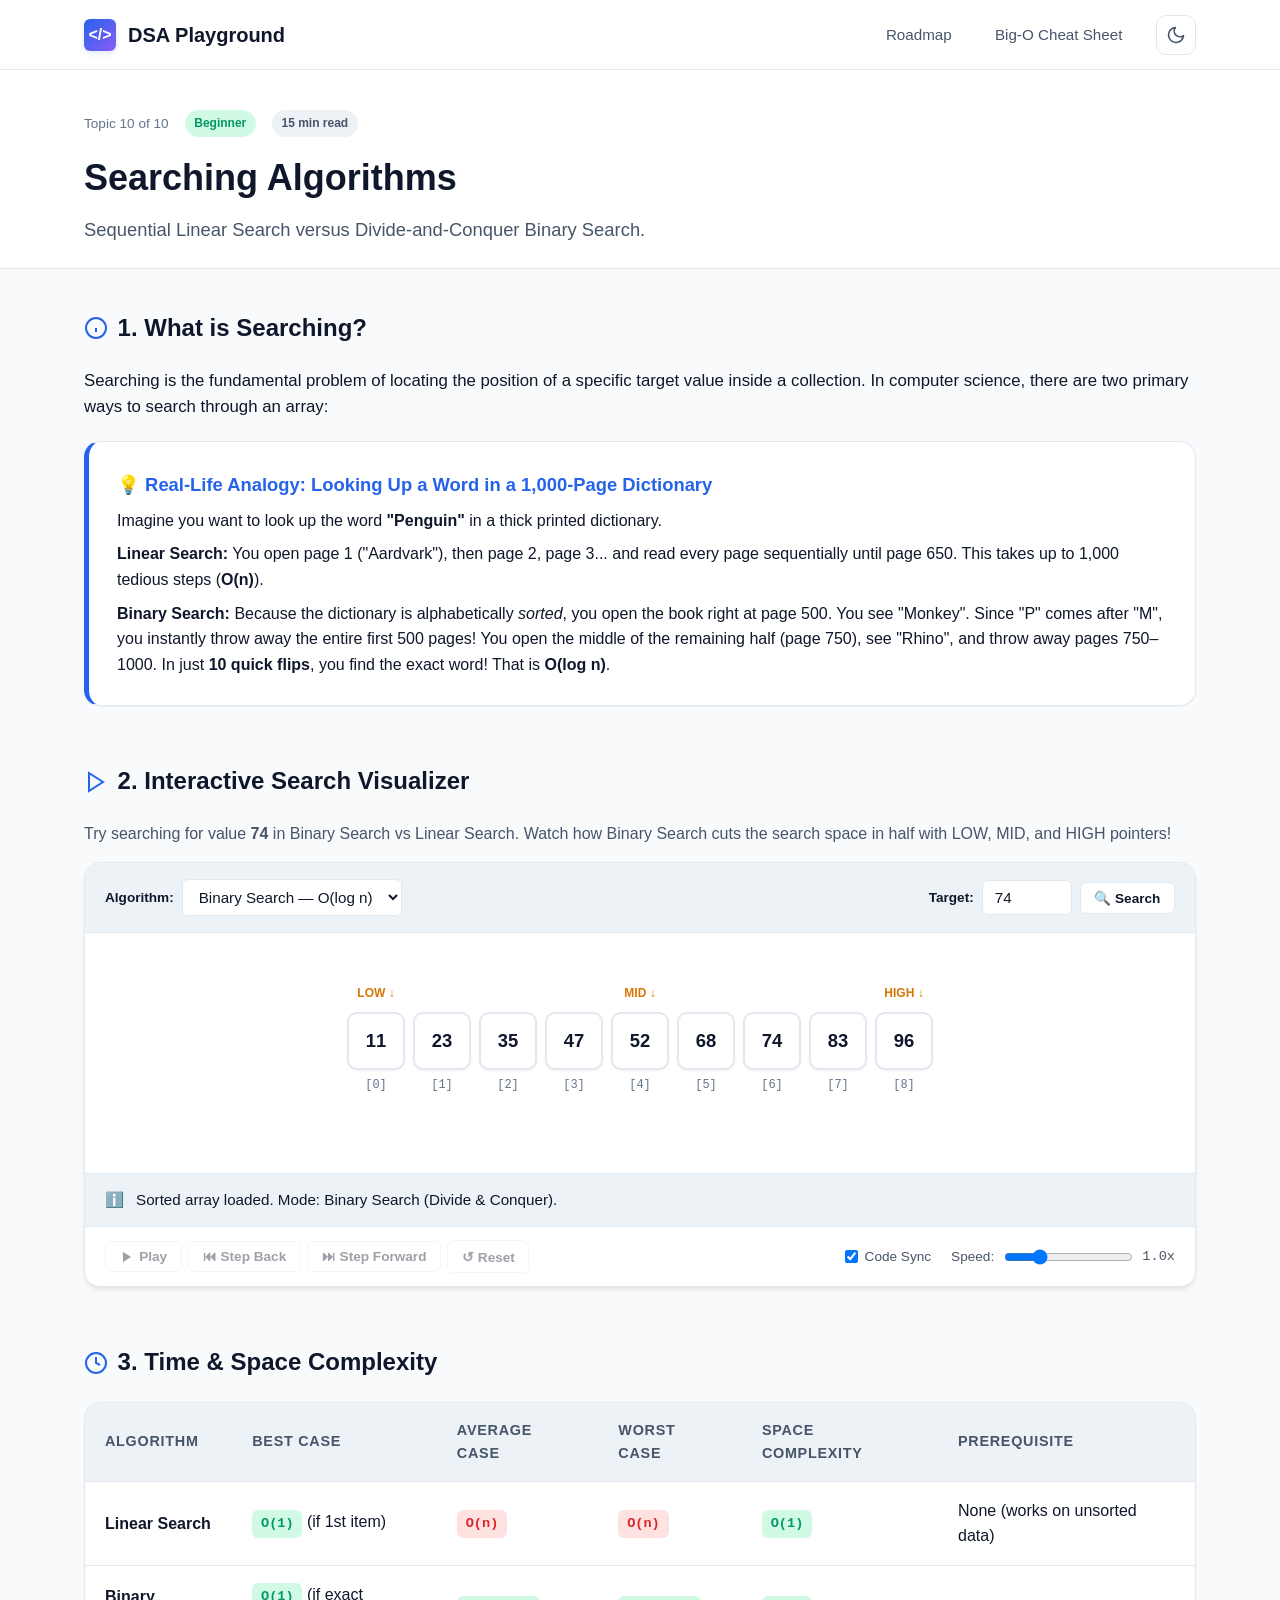
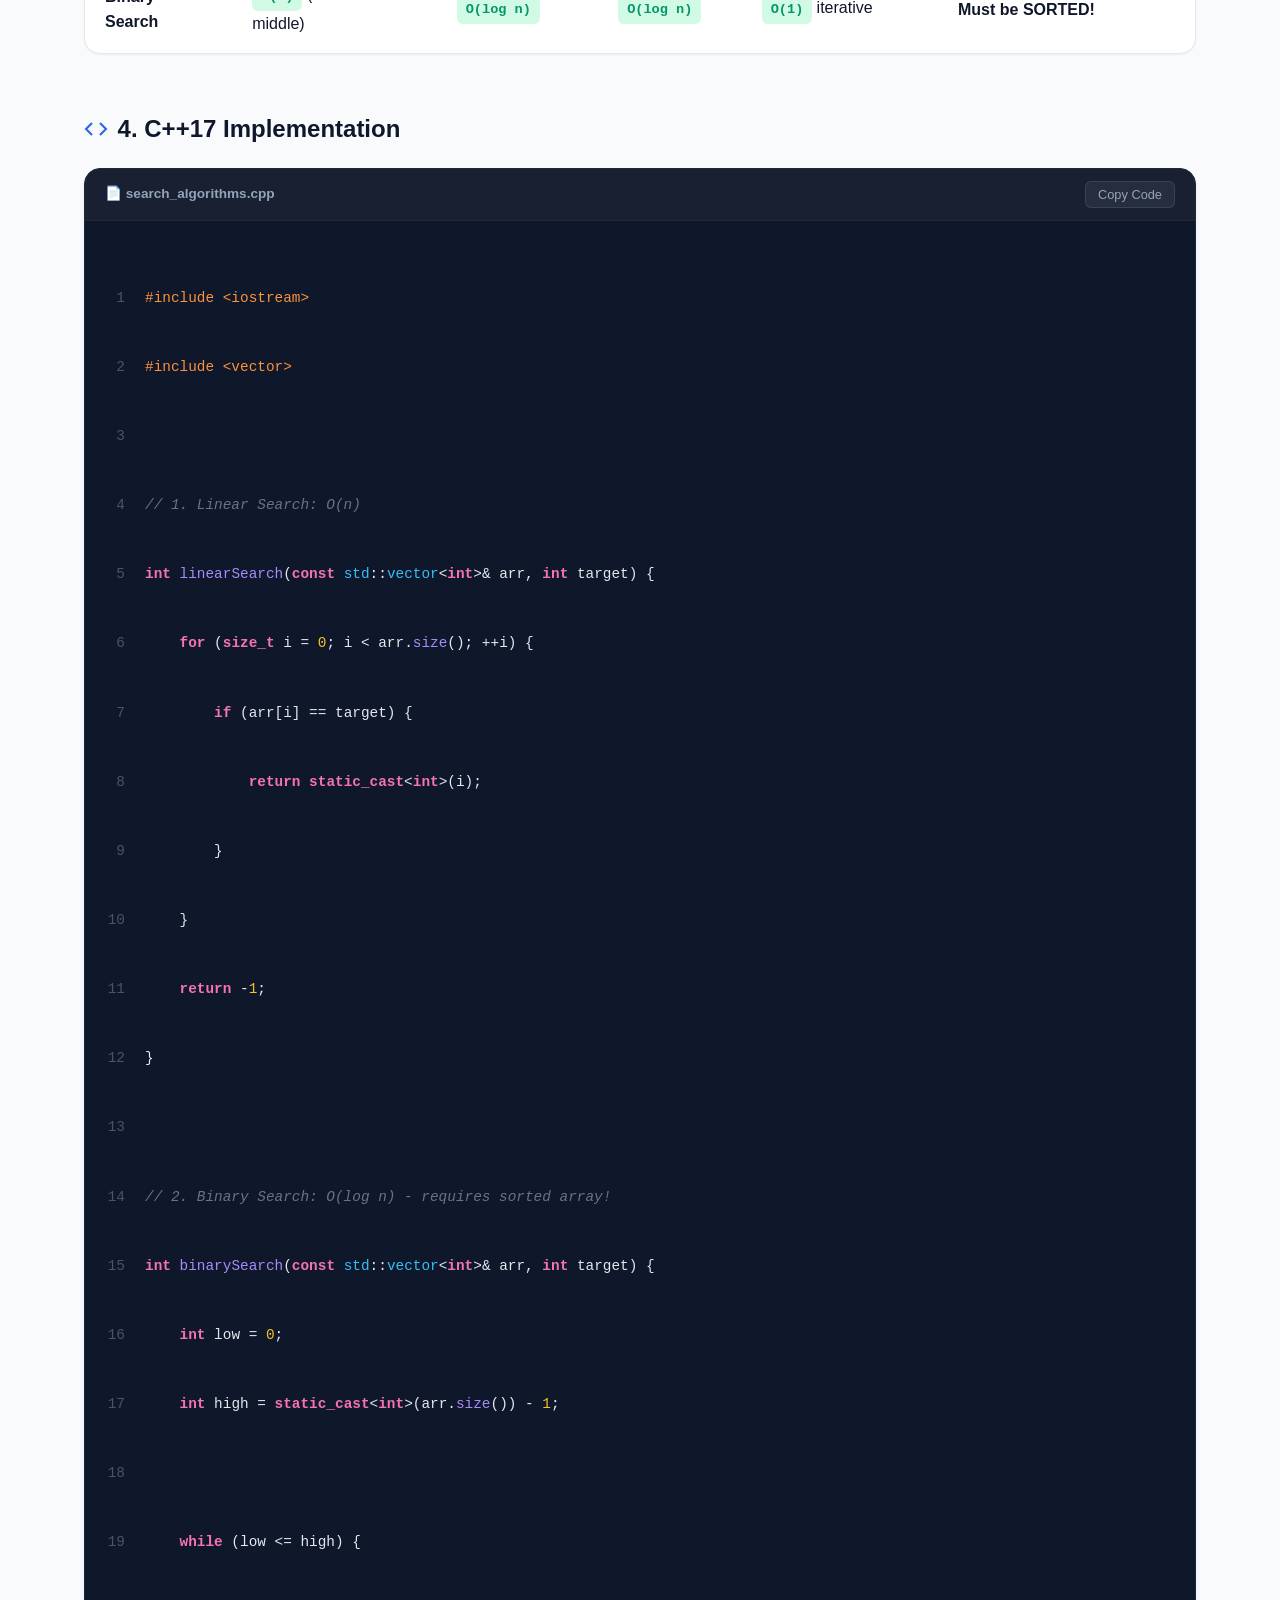
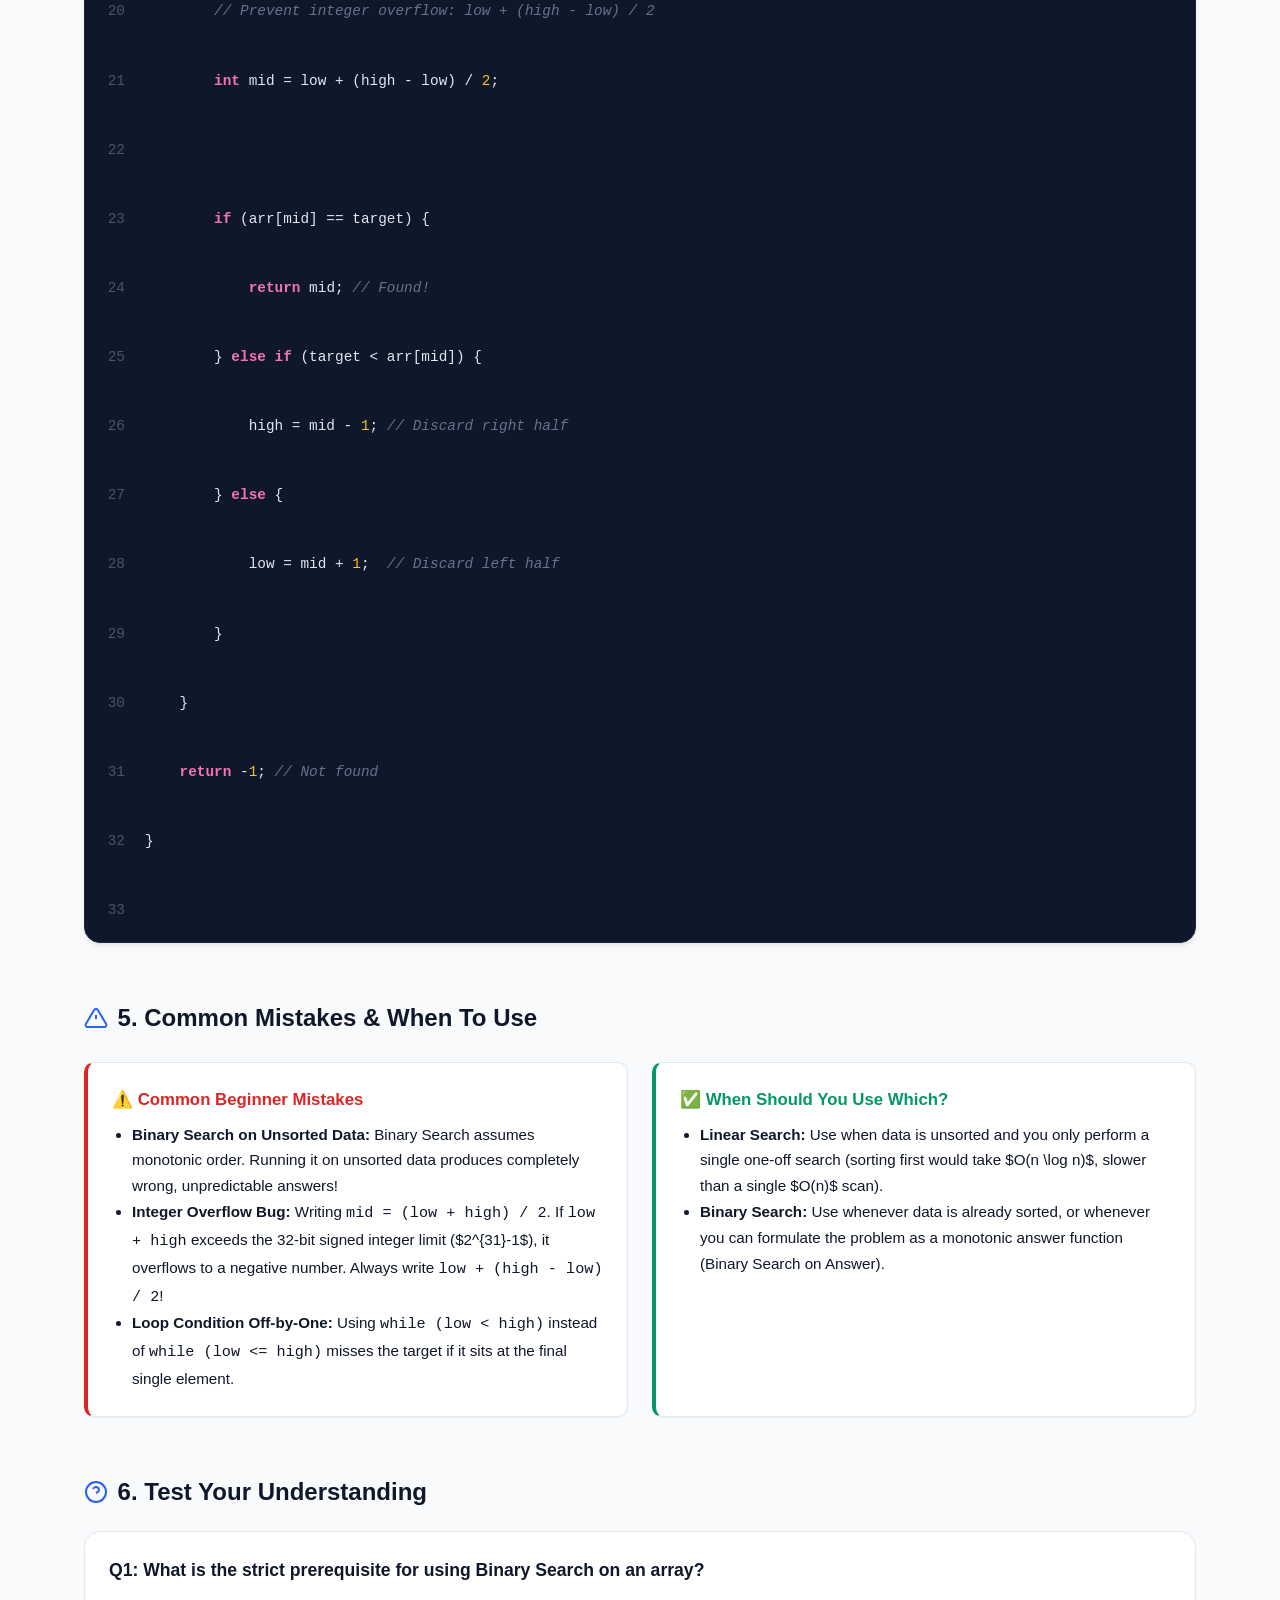
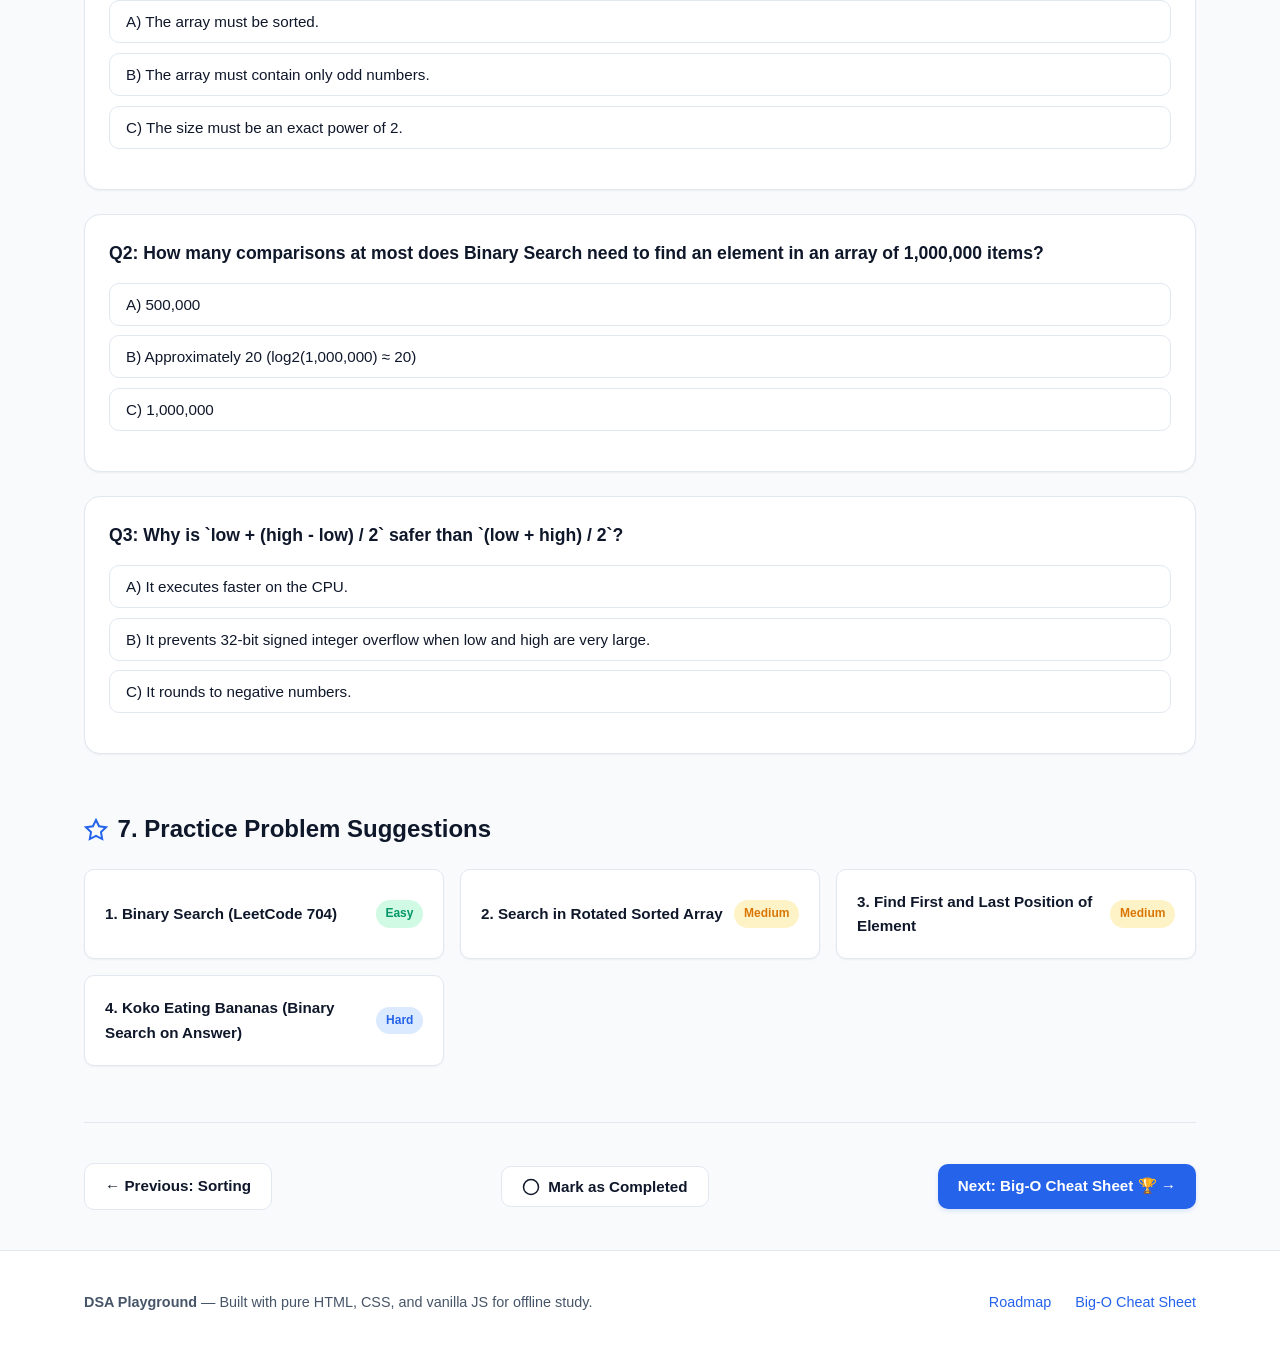
<file: topics/searching.html>
<!DOCTYPE html>
<html lang="en">
<head>
  <meta charset="UTF-8">
  <meta name="viewport" content="width=device-width, initial-scale=1.0">
  <meta name="description" content="Master Searching Algorithms: Compare Linear Search vs Binary Search with interactive pointer animations and C++ code.">
  <title>Searching Algorithms — DSA Playground</title>

  <!-- Prevent FOUC -->
  <script>
    (function() {
      try {
        var saved = localStorage.getItem('dsa_playground_theme');
        var theme = saved ? JSON.parse(saved) : (window.matchMedia && window.matchMedia('(prefers-color-scheme: dark)').matches ? 'dark' : 'light');
        document.documentElement.setAttribute('data-theme', theme);
      } catch(e) {}
    })();
  </script>

  <link rel="stylesheet" href="../css/style.css">
  <script defer src="../js/main.js"></script>
  <script defer src="../js/highlight.js"></script>
  <script defer src="../js/visualizer.js"></script>
  <script defer src="../js/viz/searching.js"></script>
</head>
<body data-topic-id="searching">
  <a href="#main-content" class="skip-link">Skip to main content</a>

  <header class="site-header" role="banner">
    <div class="container header-inner">
      <a href="../index.html" class="brand" aria-label="DSA Playground Home">
        <span class="brand-icon" aria-hidden="true">&lt;/&gt;</span>
        <span>DSA Playground</span>
      </a>

      <nav aria-label="Primary Navigation">
        <ul class="nav-links">
          <li><a href="../index.html">Roadmap</a></li>
          <li><a href="../big-o.html">Big-O Cheat Sheet</a></li>
          <li>
            <button class="theme-toggle-btn" type="button" aria-label="Toggle light/dark theme">
              <svg aria-hidden="true" viewBox="0 0 24 24"><path d="M21 12.79A9 9 0 1 1 11.21 3 7 7 0 0 0 21 12.79z"></path></svg>
            </button>
          </li>
        </ul>
      </nav>
    </div>
  </header>

  <main id="main-content">
    
    <header class="topic-header">
      <div class="container">
        <div class="topic-meta-row">
          <span class="topic-breadcrumb">Topic 10 of 10</span>
          <span class="badge badge-beginner">Beginner</span>
          <span class="badge badge-time">15 min read</span>
        </div>
        <h1 class="topic-title">Searching Algorithms</h1>
        <p class="topic-tagline">Sequential Linear Search versus Divide-and-Conquer Binary Search.</p>
      </div>
    </header>

    <div class="container">

      <!-- SECTION 1: What is it? + Analogy -->
      <section class="content-section" aria-labelledby="sec-analogy">
        <h2 id="sec-analogy" class="section-heading">
          <svg width="24" height="24" viewBox="0 0 24 24" fill="none" stroke="currentColor" stroke-width="2"><circle cx="12" cy="12" r="10"></circle><line x1="12" y1="16" x2="12" y2="12"></line><line x1="12" y1="8" x2="12.01" y2="8"></line></svg>
          1. What is Searching?
        </h2>
        
        <p style="margin-bottom: 1.25rem; font-size: 1.05rem;">
          Searching is the fundamental problem of locating the position of a specific target value inside a collection. In computer science, there are two primary ways to search through an array:
        </p>

        <div class="analogy-card">
          <div class="analogy-title">💡 Real-Life Analogy: Looking Up a Word in a 1,000-Page Dictionary</div>
          <p>
            Imagine you want to look up the word <strong>"Penguin"</strong> in a thick printed dictionary.
          </p>
          <p style="margin-top: 0.5rem;">
            <strong>Linear Search:</strong> You open page 1 ("Aardvark"), then page 2, page 3... and read every page sequentially until page 650. This takes up to 1,000 tedious steps (<strong>O(n)</strong>).
          </p>
          <p style="margin-top: 0.5rem;">
            <strong>Binary Search:</strong> Because the dictionary is alphabetically <em>sorted</em>, you open the book right at page 500. You see "Monkey". Since "P" comes after "M", you instantly throw away the entire first 500 pages! You open the middle of the remaining half (page 750), see "Rhino", and throw away pages 750–1000. In just <strong>10 quick flips</strong>, you find the exact word! That is <strong>O(log n)</strong>.
          </p>
        </div>
      </section>

      <!-- SECTION 2: Interactive Visualizer -->
      <section class="content-section" aria-labelledby="sec-visualizer">
        <h2 id="sec-visualizer" class="section-heading">
          <svg width="24" height="24" viewBox="0 0 24 24" fill="none" stroke="currentColor" stroke-width="2"><polygon points="5 3 19 12 5 21 5 3"></polygon></svg>
          2. Interactive Search Visualizer
        </h2>
        <p style="margin-bottom: 1rem; color: var(--text-secondary);">
          Try searching for value <strong>74</strong> in Binary Search vs Linear Search. Watch how Binary Search cuts the search space in half with LOW, MID, and HIGH pointers!
        </p>

        <div class="viz-container" role="region" aria-label="Search Visualizer Studio">
          
          <div class="viz-toolbar">
            <div class="viz-input-group">
              <label for="select-search-mode" style="font-size: 0.85rem; font-weight: 600;">Algorithm:</label>
              <select id="select-search-mode" class="viz-select">
                <option value="binary">Binary Search — O(log n)</option>
                <option value="linear">Linear Search — O(n)</option>
              </select>
            </div>

            <div class="viz-input-group">
              <label for="input-search-val" style="font-size: 0.85rem; font-weight: 600;">Target:</label>
              <input type="number" id="input-search-val" class="viz-input" value="74" min="1" max="99">
              <button type="button" id="btn-op-search" class="btn-ctrl">🔍 Search</button>
            </div>
          </div>

          <div id="viz-stage" class="viz-stage" aria-live="polite">
            <!-- Populated dynamically by searching.js -->
          </div>

          <div class="viz-caption-box">
            <span class="viz-caption-icon" aria-hidden="true">ℹ️</span>
            <span id="viz-caption-text">Ready. Choose Binary or Linear Search above.</span>
            <div id="viz-mini-code" class="viz-mini-code" style="display: none; margin-left: auto;"></div>
          </div>

          <div class="viz-playback-bar">
            <div class="viz-button-cluster">
              <button type="button" id="btn-play" class="btn-ctrl">
                <svg width="14" height="14" viewBox="0 0 24 24" fill="currentColor"><polygon points="5 3 19 12 5 21 5 3"></polygon></svg> Play
              </button>
              <button type="button" id="btn-step-back" class="btn-ctrl">⏮ Step Back</button>
              <button type="button" id="btn-step-fwd" class="btn-ctrl">⏭ Step Forward</button>
              <button type="button" id="btn-reset" class="btn-ctrl">↺ Reset</button>
            </div>

            <div style="display: flex; align-items: center; gap: 1.25rem; flex-wrap: wrap;">
              <label class="code-sync-control" title="Show and synchronize active C++ code line">
                <input type="checkbox" id="check-code-sync" checked>
                <span>Code Sync</span>
              </label>

              <div class="speed-control">
                <label for="slider-speed">Speed:</label>
                <input type="range" id="slider-speed" class="speed-slider" min="0.5" max="2.5" step="0.5" value="1.0">
                <span id="speed-value-label" style="font-family: var(--font-mono); font-size: 0.85rem;">1.0x</span>
              </div>
            </div>
          </div>

        </div>
      </section>

      <!-- SECTION 3: Complexity Table -->
      <section class="content-section" aria-labelledby="sec-complexity">
        <h2 id="sec-complexity" class="section-heading">
          <svg width="24" height="24" viewBox="0 0 24 24" fill="none" stroke="currentColor" stroke-width="2"><circle cx="12" cy="12" r="10"></circle><polyline points="12 6 12 12 16 14"></polyline></svg>
          3. Time &amp; Space Complexity
        </h2>

        <div class="table-wrapper">
          <table class="complexity-table">
            <thead>
              <tr>
                <th>Algorithm</th>
                <th>Best Case</th>
                <th>Average Case</th>
                <th>Worst Case</th>
                <th>Space Complexity</th>
                <th>Prerequisite</th>
              </tr>
            </thead>
            <tbody>
              <tr>
                <td><strong>Linear Search</strong></td>
                <td><span class="o-tag o-fast">O(1)</span> (if 1st item)</td>
                <td><span class="o-tag o-slow">O(n)</span></td>
                <td><span class="o-tag o-slow">O(n)</span></td>
                <td><span class="o-tag o-fast">O(1)</span></td>
                <td>None (works on unsorted data)</td>
              </tr>
              <tr>
                <td><strong>Binary Search</strong></td>
                <td><span class="o-tag o-fast">O(1)</span> (if exact middle)</td>
                <td><span class="o-tag o-fast">O(log n)</span></td>
                <td><span class="o-tag o-fast">O(log n)</span></td>
                <td><span class="o-tag o-fast">O(1)</span> iterative</td>
                <td><strong>Must be SORTED!</strong></td>
              </tr>
            </tbody>
          </table>
        </div>
      </section>

      <!-- SECTION 4: C++ Implementation -->
      <section class="content-section" aria-labelledby="sec-code">
        <h2 id="sec-code" class="section-heading">
          <svg width="24" height="24" viewBox="0 0 24 24" fill="none" stroke="currentColor" stroke-width="2"><polyline points="16 18 22 12 16 6"></polyline><polyline points="8 6 2 12 8 18"></polyline></svg>
          4. C++17 Implementation
        </h2>

        <div class="code-card">
          <div class="code-header">
            <span class="code-title">📄 search_algorithms.cpp</span>
            <button type="button" class="code-copy-btn" data-target="searching-code-block">Copy Code</button>
          </div>
          <pre class="code-pre" id="searching-code-block">
#include &lt;iostream&gt;
#include &lt;vector&gt;

// 1. Linear Search: O(n)
int linearSearch(const std::vector&lt;int&gt;&amp; arr, int target) {
    for (size_t i = 0; i &lt; arr.size(); ++i) {
        if (arr[i] == target) {
            return static_cast&lt;int&gt;(i);
        }
    }
    return -1;
}

// 2. Binary Search: O(log n) - requires sorted array!
int binarySearch(const std::vector&lt;int&gt;&amp; arr, int target) {
    int low = 0;
    int high = static_cast&lt;int&gt;(arr.size()) - 1;

    while (low &lt;= high) {
        // Prevent integer overflow: low + (high - low) / 2
        int mid = low + (high - low) / 2;

        if (arr[mid] == target) {
            return mid; // Found!
        } else if (target &lt; arr[mid]) {
            high = mid - 1; // Discard right half
        } else {
            low = mid + 1;  // Discard left half
        }
    }
    return -1; // Not found
}
          </pre>
        </div>
      </section>

      <!-- SECTION 5: Common Mistakes & When to Use -->
      <section class="content-section" aria-labelledby="sec-pitfalls">
        <h2 id="sec-pitfalls" class="section-heading">
          <svg width="24" height="24" viewBox="0 0 24 24" fill="none" stroke="currentColor" stroke-width="2"><path d="M10.29 3.86L1.82 18a2 2 0 0 0 1.71 3h16.94a2 2 0 0 0 1.71-3L13.71 3.86a2 2 0 0 0-3.42 0z"></path><line x1="12" y1="9" x2="12" y2="13"></line><line x1="12" y1="17" x2="12.01" y2="17"></line></svg>
          5. Common Mistakes &amp; When To Use
        </h2>

        <div class="callouts-grid">
          <div class="callout-card callout-warning">
            <div class="callout-title">⚠️ Common Beginner Mistakes</div>
            <ul style="padding-left: 1.25rem; font-size: 0.95rem; line-height: 1.7;">
              <li><strong>Binary Search on Unsorted Data:</strong> Binary Search assumes monotonic order. Running it on unsorted data produces completely wrong, unpredictable answers!</li>
              <li><strong>Integer Overflow Bug:</strong> Writing <code>mid = (low + high) / 2</code>. If <code>low + high</code> exceeds the 32-bit signed integer limit ($2^{31}-1$), it overflows to a negative number. Always write <code>low + (high - low) / 2</code>!</li>
              <li><strong>Loop Condition Off-by-One:</strong> Using <code>while (low &lt; high)</code> instead of <code>while (low &lt;= high)</code> misses the target if it sits at the final single element.</li>
            </ul>
          </div>

          <div class="callout-card callout-tip">
            <div class="callout-title">✅ When Should You Use Which?</div>
            <ul style="padding-left: 1.25rem; font-size: 0.95rem; line-height: 1.7;">
              <li><strong>Linear Search:</strong> Use when data is unsorted and you only perform a single one-off search (sorting first would take $O(n \log n)$, slower than a single $O(n)$ scan).</li>
              <li><strong>Binary Search:</strong> Use whenever data is already sorted, or whenever you can formulate the problem as a monotonic answer function (Binary Search on Answer).</li>
            </ul>
          </div>
        </div>
      </section>

      <!-- SECTION 6: Mini Quiz -->
      <section class="content-section" aria-labelledby="sec-quiz">
        <h2 id="sec-quiz" class="section-heading">
          <svg width="24" height="24" viewBox="0 0 24 24" fill="none" stroke="currentColor" stroke-width="2"><circle cx="12" cy="12" r="10"></circle><path d="M9.09 9a3 3 0 0 1 5.83 1c0 2-3 3-3 3"></path><line x1="12" y1="17" x2="12.01" y2="17"></line></svg>
          6. Test Your Understanding
        </h2>

        <div class="quiz-card" id="quiz-q1">
          <div class="quiz-question">Q1: What is the strict prerequisite for using Binary Search on an array?</div>
          <div class="quiz-options">
            <button type="button" class="quiz-option" data-correct="true">A) The array must be sorted.</button>
            <button type="button" class="quiz-option" data-correct="false">B) The array must contain only odd numbers.</button>
            <button type="button" class="quiz-option" data-correct="false">C) The size must be an exact power of 2.</button>
          </div>
          <div class="quiz-feedback"></div>
        </div>

        <div class="quiz-card" id="quiz-q2">
          <div class="quiz-question">Q2: How many comparisons at most does Binary Search need to find an element in an array of 1,000,000 items?</div>
          <div class="quiz-options">
            <button type="button" class="quiz-option" data-correct="false">A) 500,000</button>
            <button type="button" class="quiz-option" data-correct="true">B) Approximately 20 (log2(1,000,000) ≈ 20)</button>
            <button type="button" class="quiz-option" data-correct="false">C) 1,000,000</button>
          </div>
          <div class="quiz-feedback"></div>
        </div>

        <div class="quiz-card" id="quiz-q3">
          <div class="quiz-question">Q3: Why is `low + (high - low) / 2` safer than `(low + high) / 2`?</div>
          <div class="quiz-options">
            <button type="button" class="quiz-option" data-correct="false">A) It executes faster on the CPU.</button>
            <button type="button" class="quiz-option" data-correct="true">B) It prevents 32-bit signed integer overflow when low and high are very large.</button>
            <button type="button" class="quiz-option" data-correct="false">C) It rounds to negative numbers.</button>
          </div>
          <div class="quiz-feedback"></div>
        </div>
      </section>

      <!-- SECTION 7: Practice Problems -->
      <section class="content-section" aria-labelledby="sec-practice">
        <h2 id="sec-practice" class="section-heading">
          <svg width="24" height="24" viewBox="0 0 24 24" fill="none" stroke="currentColor" stroke-width="2"><polygon points="12 2 15.09 8.26 22 9.27 17 14.14 18.18 21.02 12 17.77 5.82 21.02 7 14.14 2 9.27 8.91 8.26 12 2"></polygon></svg>
          7. Practice Problem Suggestions
        </h2>

        <ul class="practice-list">
          <li class="practice-item">
            <span class="practice-title">1. Binary Search (LeetCode 704)</span>
            <span class="badge badge-beginner">Easy</span>
          </li>
          <li class="practice-item">
            <span class="practice-title">2. Search in Rotated Sorted Array</span>
            <span class="badge badge-intermediate">Medium</span>
          </li>
          <li class="practice-item">
            <span class="practice-title">3. Find First and Last Position of Element</span>
            <span class="badge badge-intermediate">Medium</span>
          </li>
          <li class="practice-item">
            <span class="practice-title">4. Koko Eating Bananas (Binary Search on Answer)</span>
            <span class="badge badge-advanced">Hard</span>
          </li>
        </ul>
      </section>

      <!-- SECTION 8: Topic Navigation & Completion -->
      <div class="topic-footer-nav">
        <a href="sorting.html" class="btn btn-secondary">← Previous: Sorting</a>

        <button type="button" id="btn-mark-completed" class="btn btn-secondary">
          <svg width="18" height="18" viewBox="0 0 24 24" fill="none" stroke="currentColor" stroke-width="2"><circle cx="12" cy="12" r="10"></circle></svg>
          Mark as Completed
        </button>

        <a href="../big-o.html" class="btn btn-primary">
          Next: Big-O Cheat Sheet 🏆 →
        </a>
      </div>

    </div>
  </main>

  <footer class="site-footer" role="contentinfo">
    <div class="container footer-inner">
      <div>
        <strong>DSA Playground</strong> — Built with pure HTML, CSS, and vanilla JS for offline study.
      </div>
      <ul class="footer-links">
        <li><a href="../index.html">Roadmap</a></li>
        <li><a href="../big-o.html">Big-O Cheat Sheet</a></li>
      </ul>
    </div>
  </footer>

  <script>
    document.addEventListener('DOMContentLoaded', function() {
      const quizCards = document.querySelectorAll('.quiz-card');
      quizCards.forEach(function(card) {
        const options = card.querySelectorAll('.quiz-option');
        const feedback = card.querySelector('.quiz-feedback');

        options.forEach(function(opt) {
          opt.addEventListener('click', function() {
            options.forEach(o => o.disabled = true);
            const isCorrect = opt.getAttribute('data-correct') === 'true';
            if (isCorrect) {
              opt.classList.add('correct');
              feedback.className = 'quiz-feedback show correct-feedback';
              feedback.innerHTML = '<strong>✓ Correct!</strong> ' + (opt.textContent.replace(/^[A-C]\)\s*/, ''));
            } else {
              opt.classList.add('incorrect');
              options.forEach(o => {
                if (o.getAttribute('data-correct') === 'true') o.classList.add('correct');
              });
              feedback.className = 'quiz-feedback show incorrect-feedback';
              feedback.innerHTML = '<strong>✗ Not quite.</strong> Take a look at the highlighted correct answer.';
            }
          });
        });
      });
    });
  </script>

</body>
</html>
</file>
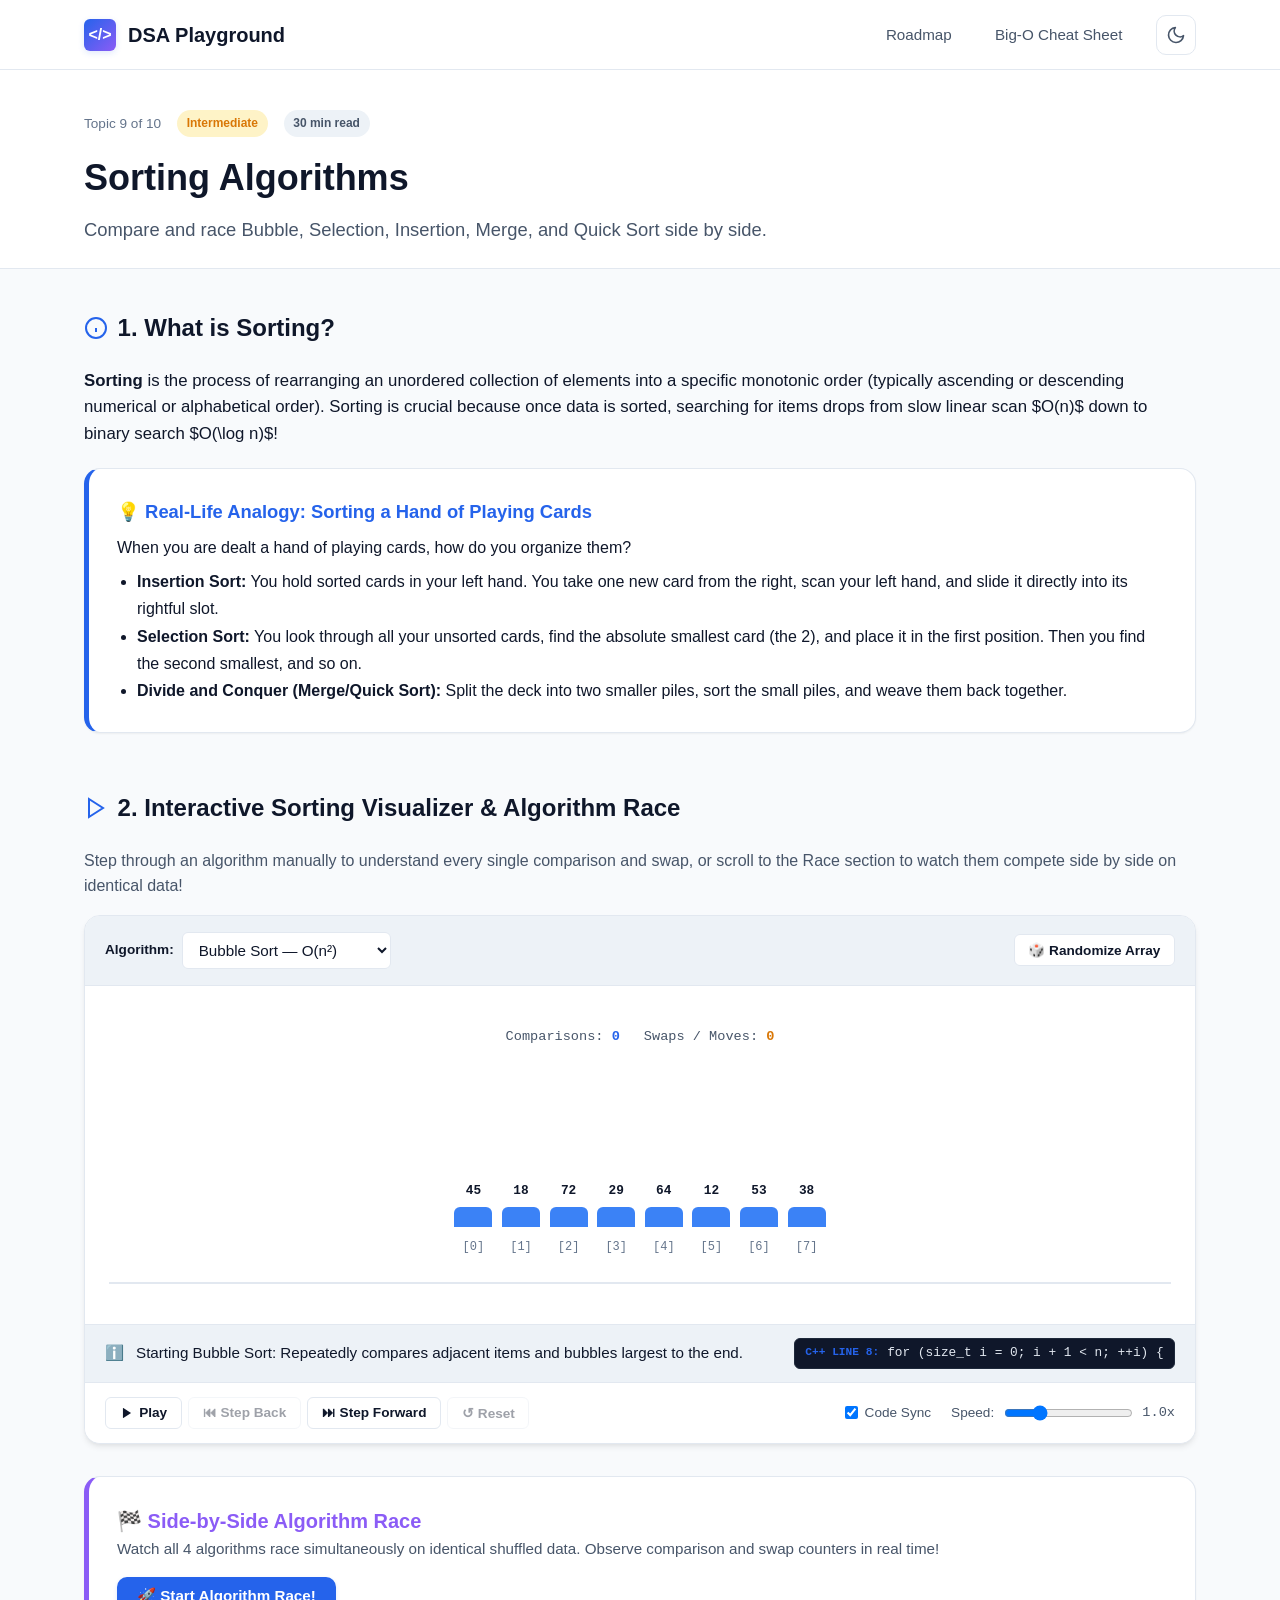
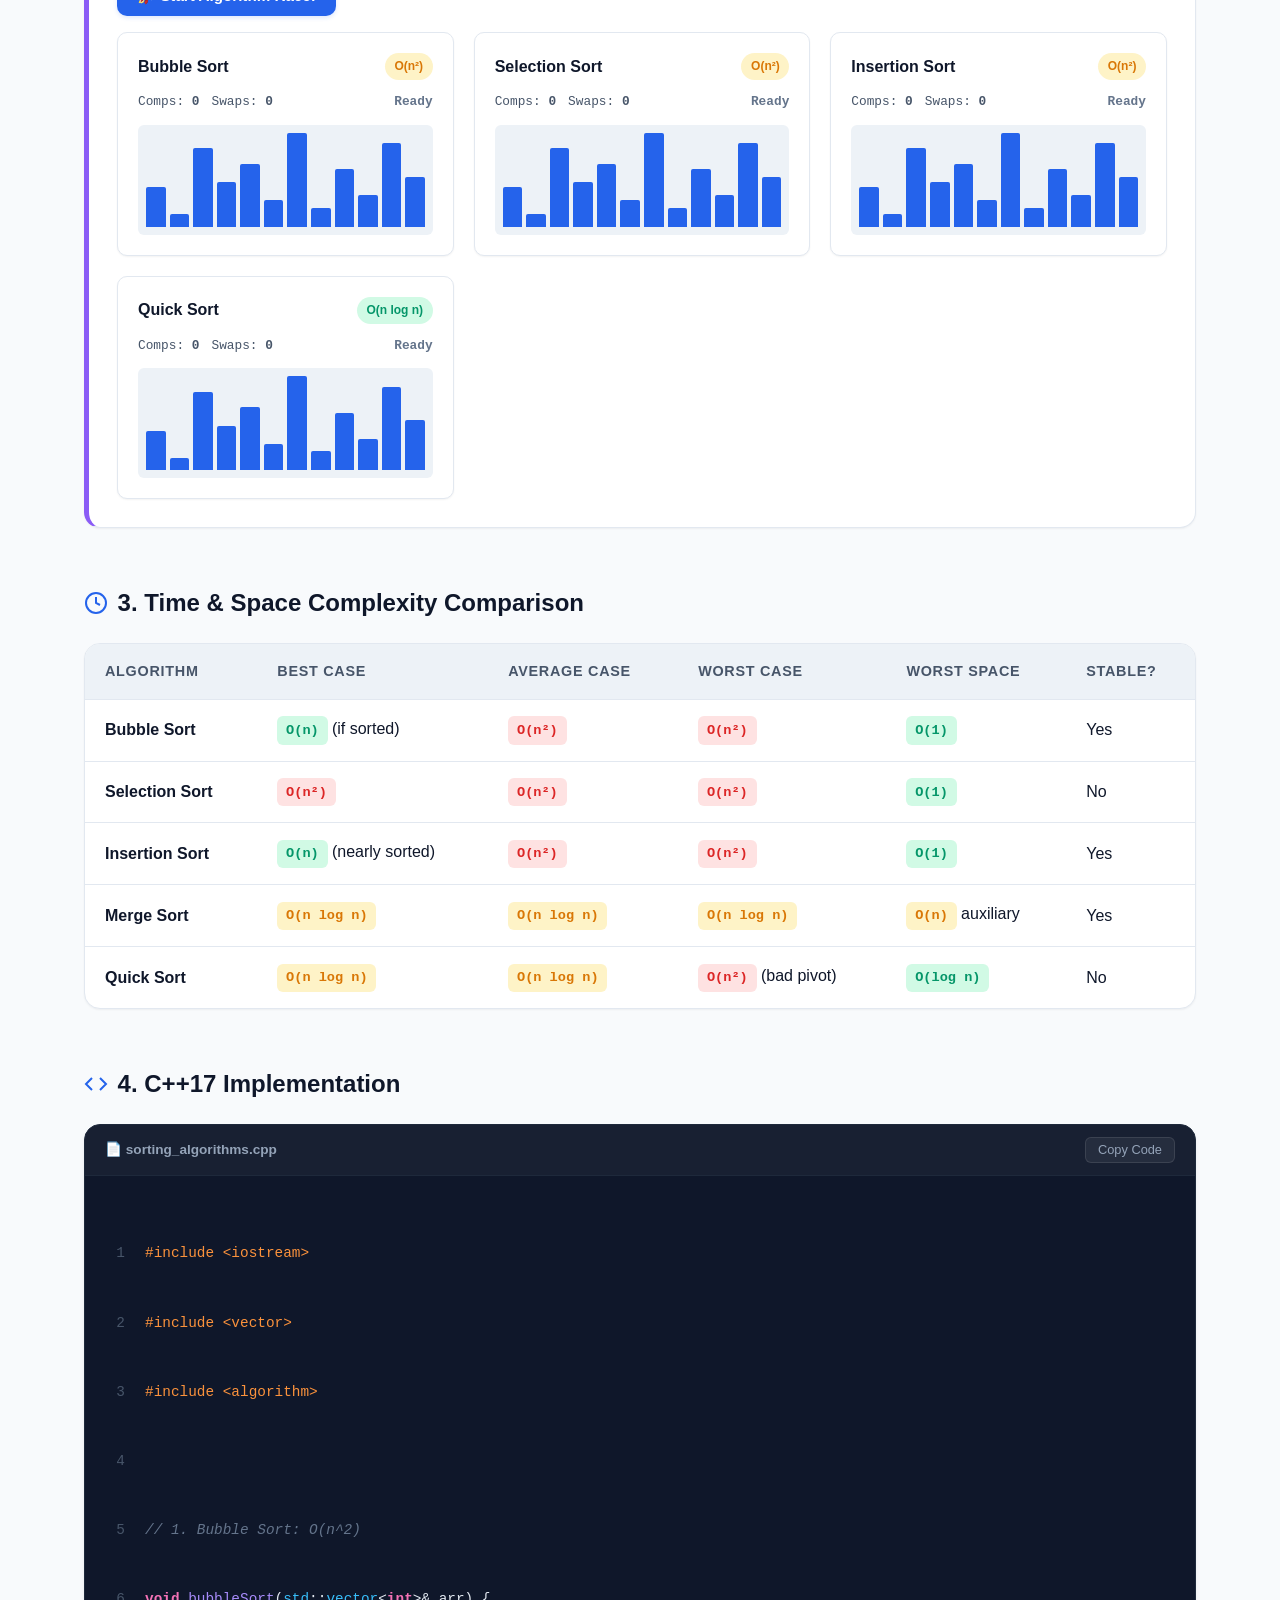
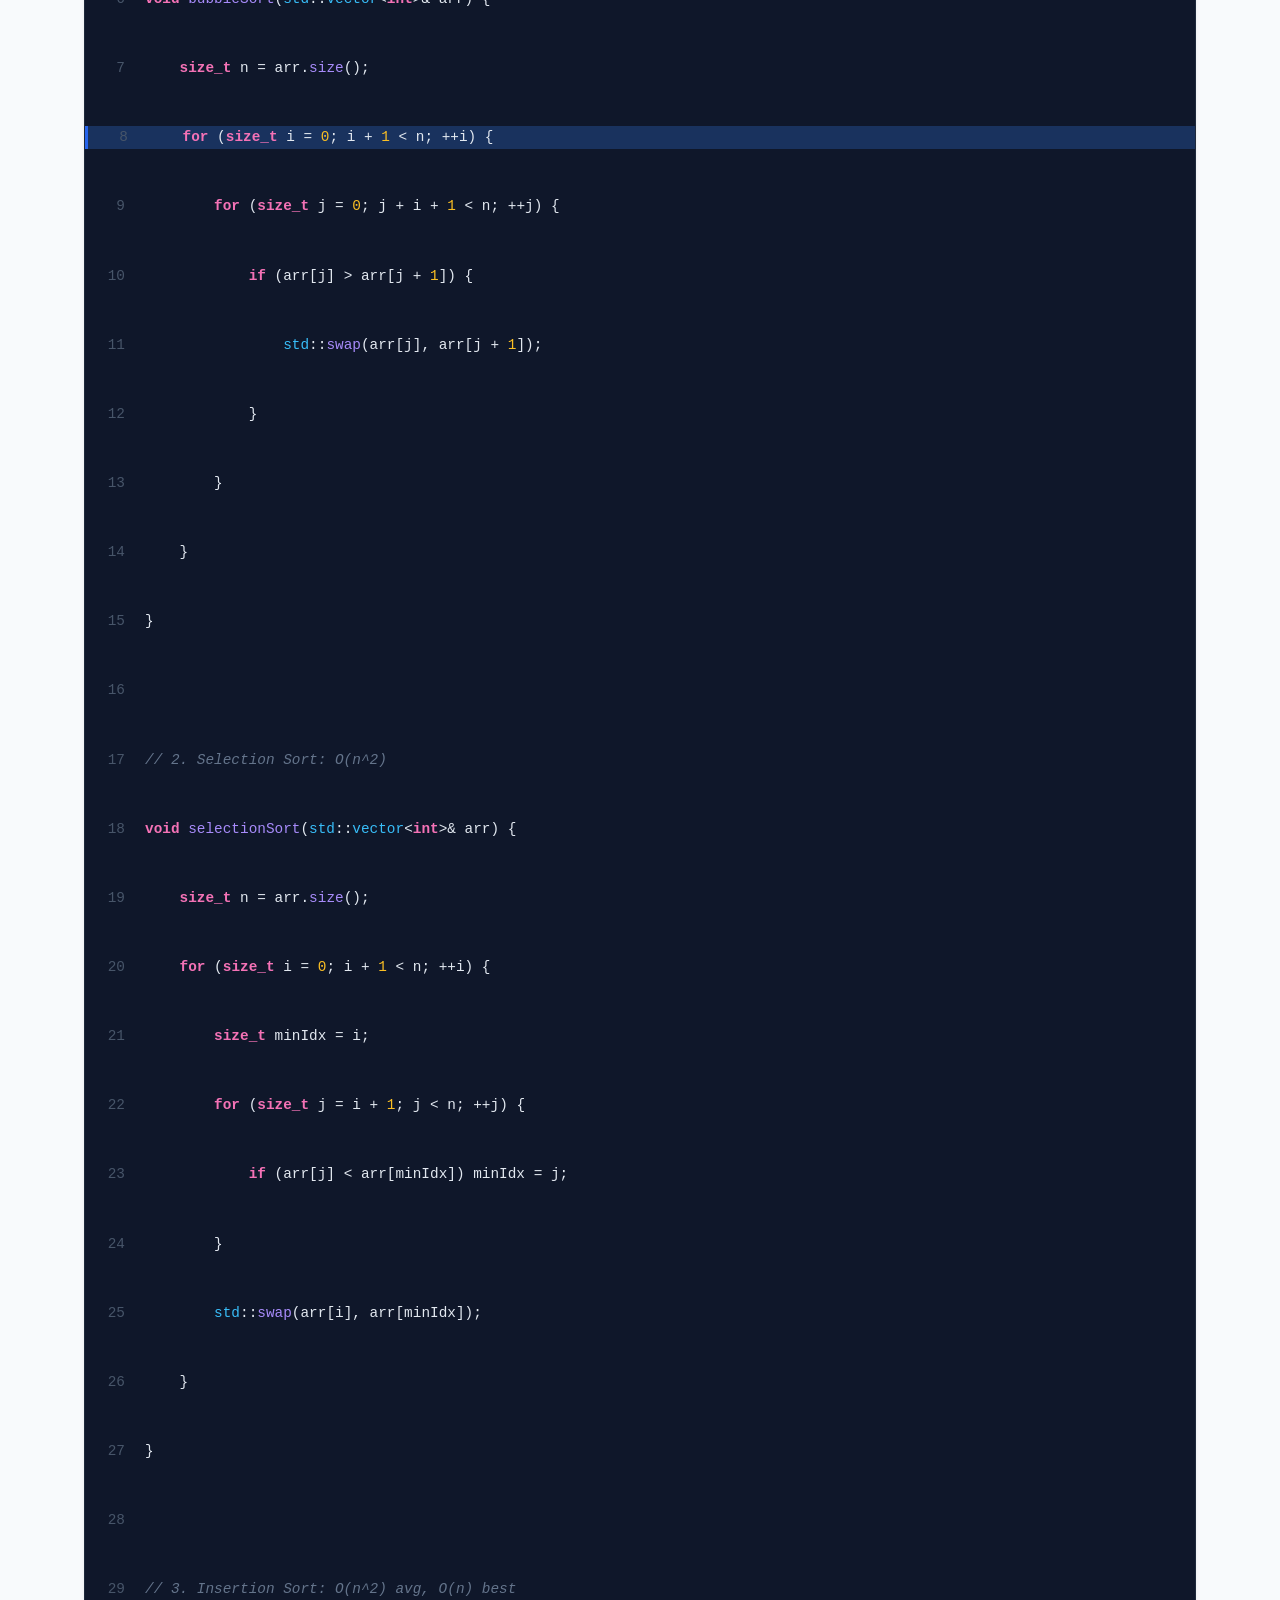
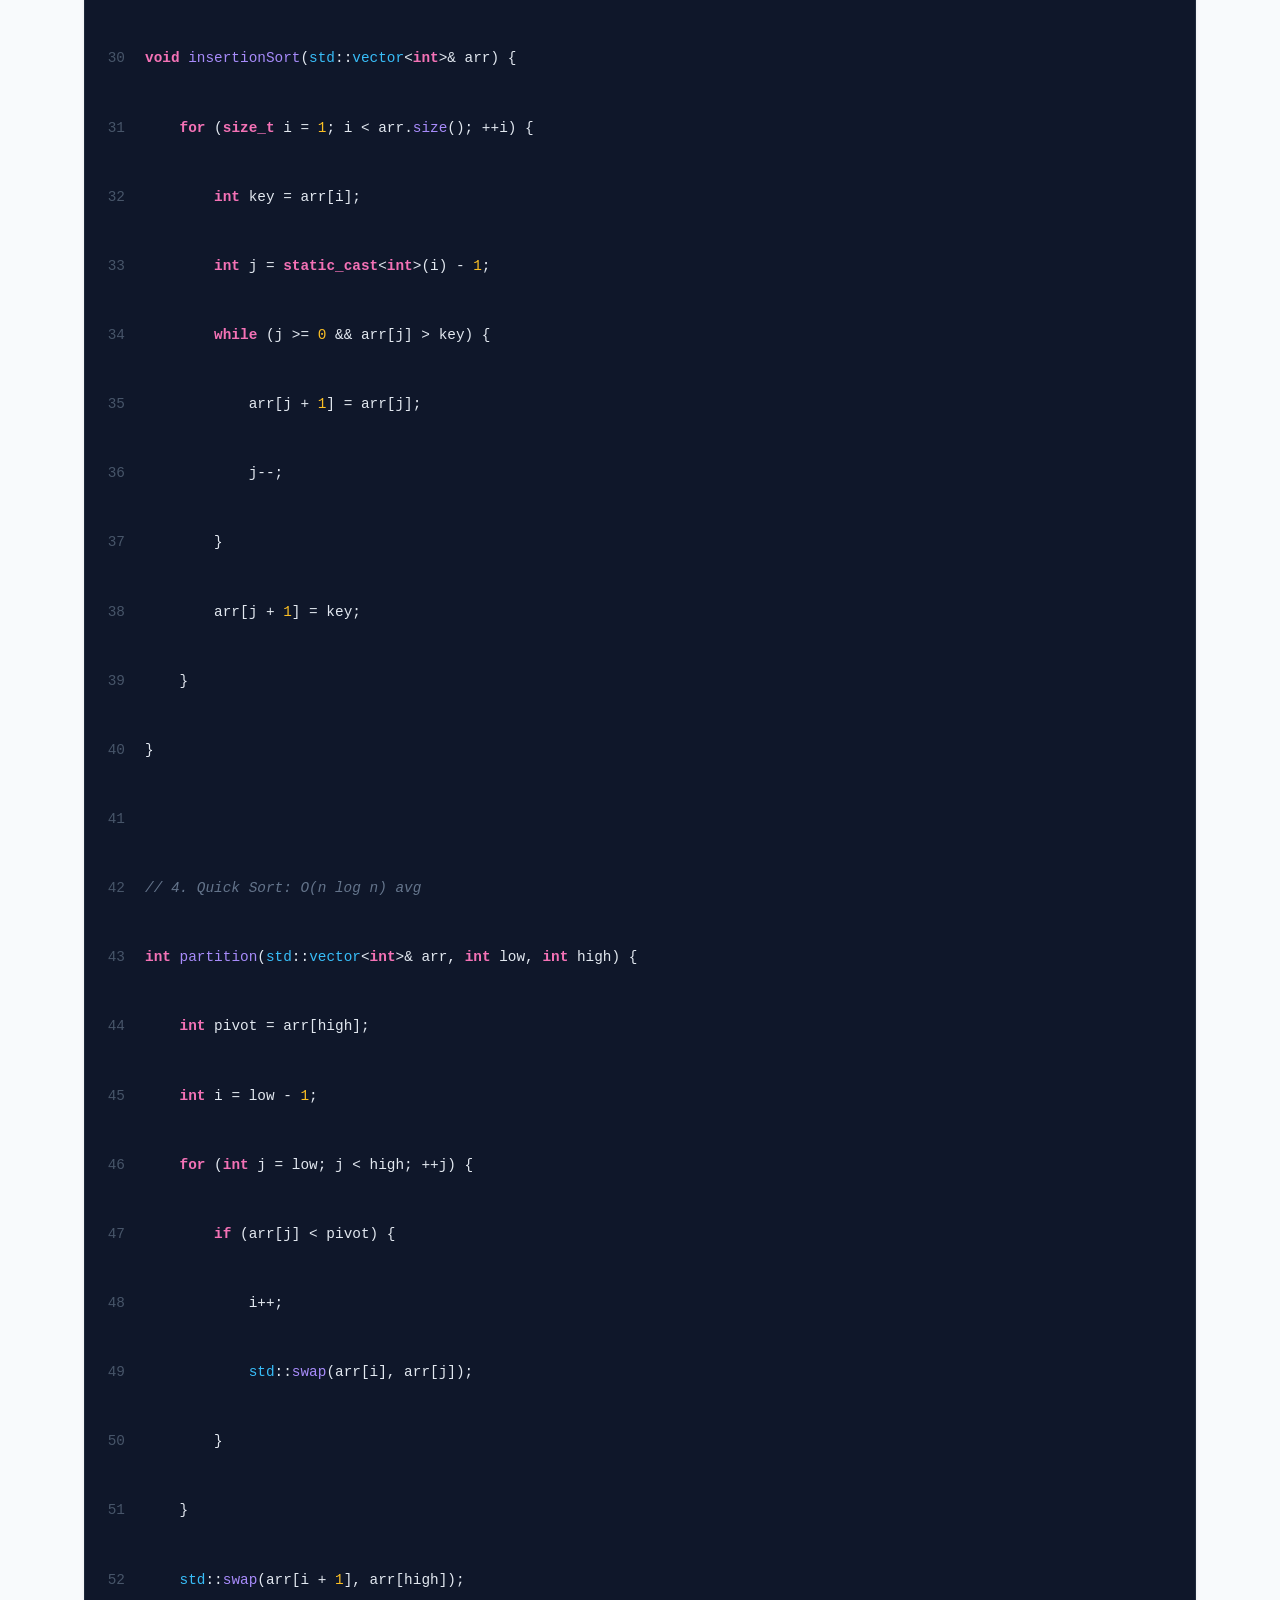
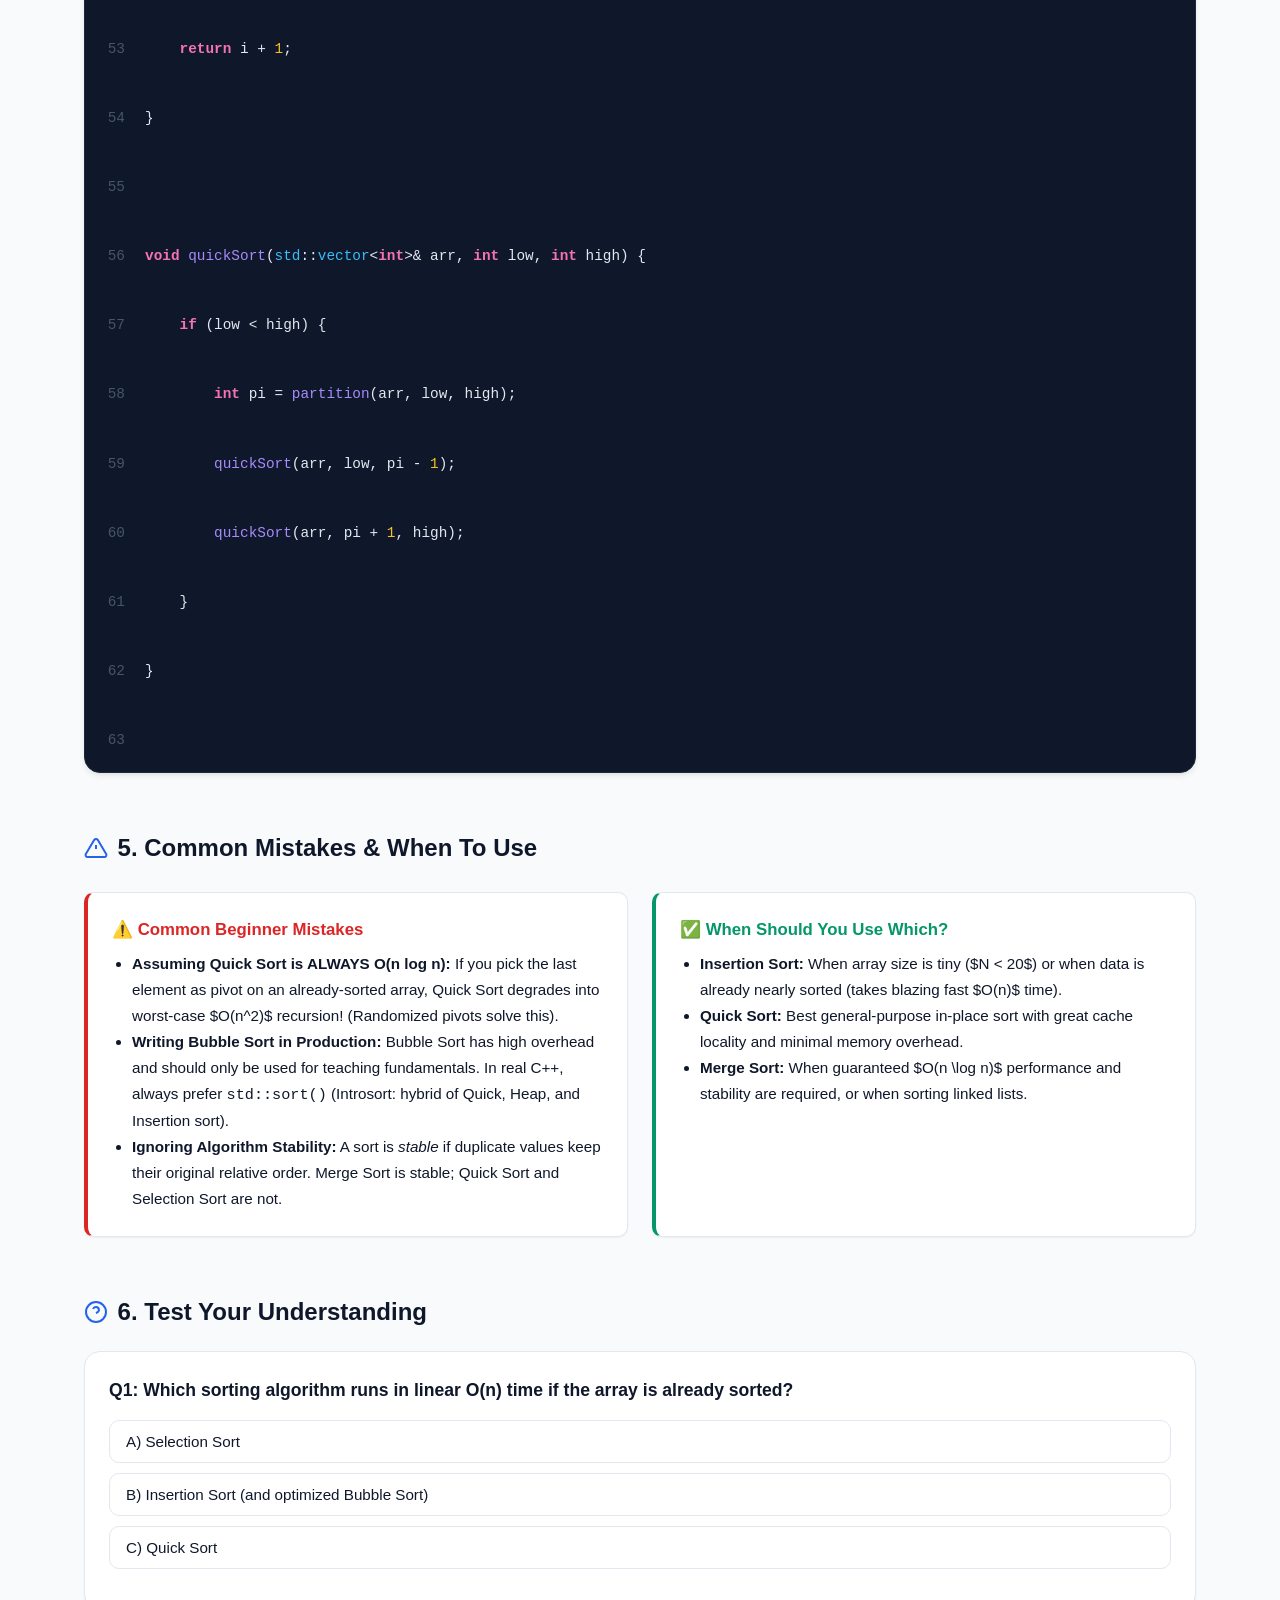
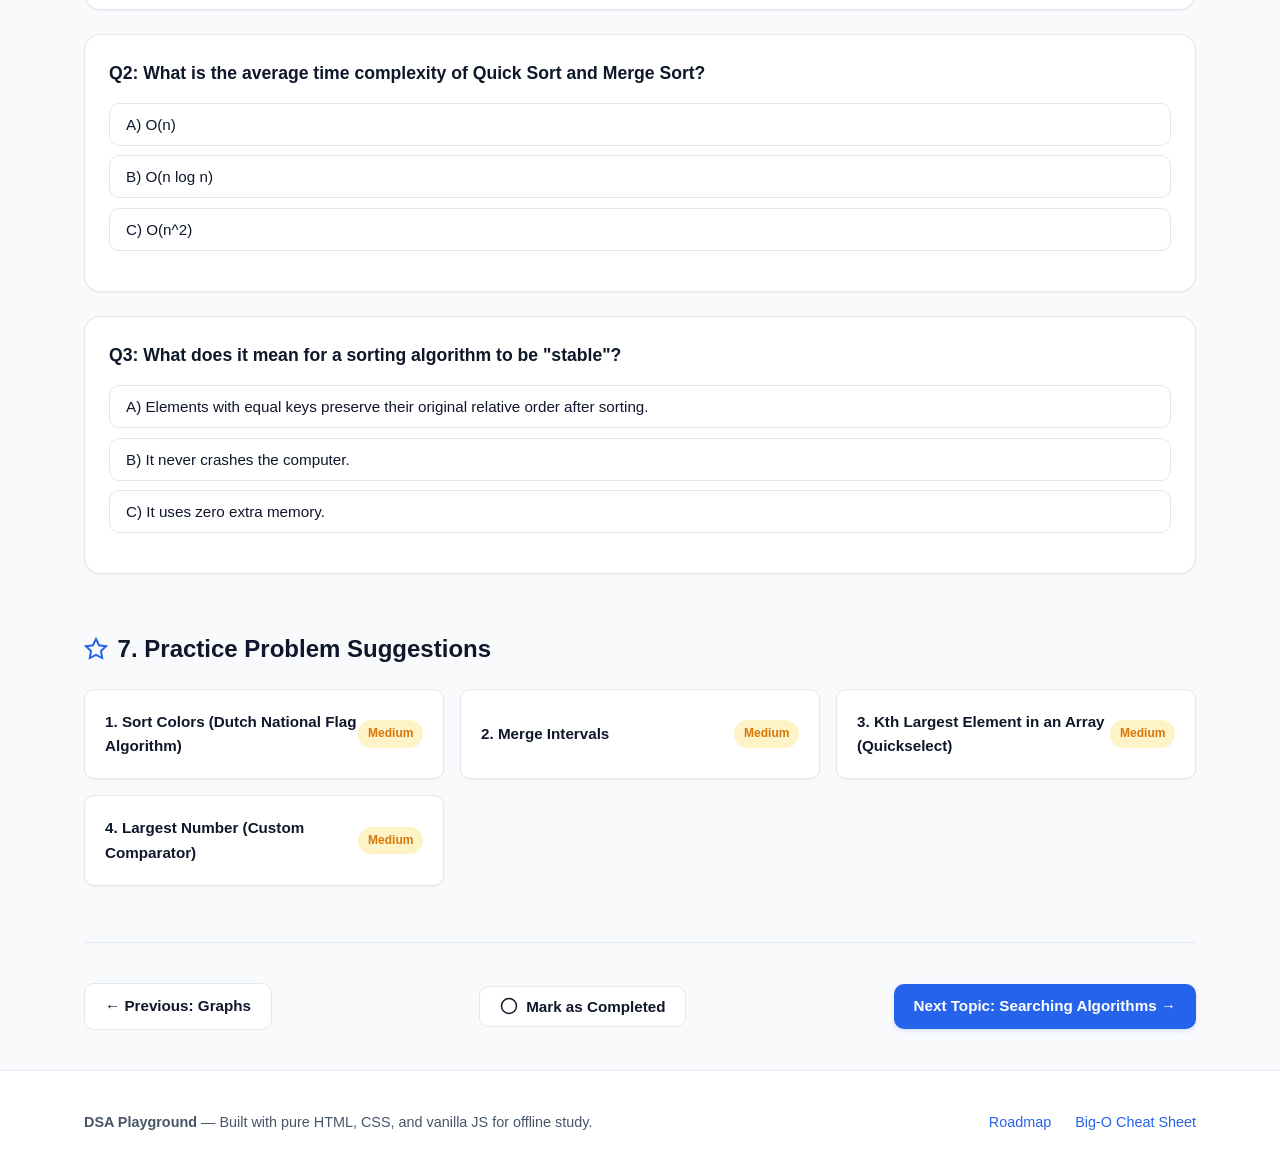
<file: topics/sorting.html>
<!DOCTYPE html>
<html lang="en">
<head>
  <meta charset="UTF-8">
  <meta name="viewport" content="width=device-width, initial-scale=1.0">
  <meta name="description" content="Master Bubble, Selection, Insertion, Merge, and Quick Sort with step-by-step animations and side-by-side racing visualizers.">
  <title>Sorting Algorithms — DSA Playground</title>

  <!-- Prevent FOUC -->
  <script>
    (function() {
      try {
        var saved = localStorage.getItem('dsa_playground_theme');
        var theme = saved ? JSON.parse(saved) : (window.matchMedia && window.matchMedia('(prefers-color-scheme: dark)').matches ? 'dark' : 'light');
        document.documentElement.setAttribute('data-theme', theme);
      } catch(e) {}
    })();
  </script>

  <link rel="stylesheet" href="../css/style.css">
  <script defer src="../js/main.js"></script>
  <script defer src="../js/highlight.js"></script>
  <script defer src="../js/visualizer.js"></script>
  <script defer src="../js/viz/sorting.js"></script>
</head>
<body data-topic-id="sorting">
  <a href="#main-content" class="skip-link">Skip to main content</a>

  <header class="site-header" role="banner">
    <div class="container header-inner">
      <a href="../index.html" class="brand" aria-label="DSA Playground Home">
        <span class="brand-icon" aria-hidden="true">&lt;/&gt;</span>
        <span>DSA Playground</span>
      </a>

      <nav aria-label="Primary Navigation">
        <ul class="nav-links">
          <li><a href="../index.html">Roadmap</a></li>
          <li><a href="../big-o.html">Big-O Cheat Sheet</a></li>
          <li>
            <button class="theme-toggle-btn" type="button" aria-label="Toggle light/dark theme">
              <svg aria-hidden="true" viewBox="0 0 24 24"><path d="M21 12.79A9 9 0 1 1 11.21 3 7 7 0 0 0 21 12.79z"></path></svg>
            </button>
          </li>
        </ul>
      </nav>
    </div>
  </header>

  <main id="main-content">
    
    <header class="topic-header">
      <div class="container">
        <div class="topic-meta-row">
          <span class="topic-breadcrumb">Topic 9 of 10</span>
          <span class="badge badge-intermediate">Intermediate</span>
          <span class="badge badge-time">30 min read</span>
        </div>
        <h1 class="topic-title">Sorting Algorithms</h1>
        <p class="topic-tagline">Compare and race Bubble, Selection, Insertion, Merge, and Quick Sort side by side.</p>
      </div>
    </header>

    <div class="container">

      <!-- SECTION 1: What is it? + Analogy -->
      <section class="content-section" aria-labelledby="sec-analogy">
        <h2 id="sec-analogy" class="section-heading">
          <svg width="24" height="24" viewBox="0 0 24 24" fill="none" stroke="currentColor" stroke-width="2"><circle cx="12" cy="12" r="10"></circle><line x1="12" y1="16" x2="12" y2="12"></line><line x1="12" y1="8" x2="12.01" y2="8"></line></svg>
          1. What is Sorting?
        </h2>
        
        <p style="margin-bottom: 1.25rem; font-size: 1.05rem;">
          <strong>Sorting</strong> is the process of rearranging an unordered collection of elements into a specific monotonic order (typically ascending or descending numerical or alphabetical order). Sorting is crucial because once data is sorted, searching for items drops from slow linear scan $O(n)$ down to binary search $O(\log n)$!
        </p>

        <div class="analogy-card">
          <div class="analogy-title">💡 Real-Life Analogy: Sorting a Hand of Playing Cards</div>
          <p>
            When you are dealt a hand of playing cards, how do you organize them?
          </p>
          <ul style="padding-left: 1.25rem; margin-top: 0.5rem; line-height: 1.7;">
            <li><strong>Insertion Sort:</strong> You hold sorted cards in your left hand. You take one new card from the right, scan your left hand, and slide it directly into its rightful slot.</li>
            <li><strong>Selection Sort:</strong> You look through all your unsorted cards, find the absolute smallest card (the 2), and place it in the first position. Then you find the second smallest, and so on.</li>
            <li><strong>Divide and Conquer (Merge/Quick Sort):</strong> Split the deck into two smaller piles, sort the small piles, and weave them back together.</li>
          </ul>
        </div>
      </section>

      <!-- SECTION 2: Interactive Visualizer & Side-by-Side Race -->
      <section class="content-section" aria-labelledby="sec-visualizer">
        <h2 id="sec-visualizer" class="section-heading">
          <svg width="24" height="24" viewBox="0 0 24 24" fill="none" stroke="currentColor" stroke-width="2"><polygon points="5 3 19 12 5 21 5 3"></polygon></svg>
          2. Interactive Sorting Visualizer &amp; Algorithm Race
        </h2>
        <p style="margin-bottom: 1rem; color: var(--text-secondary);">
          Step through an algorithm manually to understand every single comparison and swap, or scroll to the Race section to watch them compete side by side on identical data!
        </p>

        <!-- Step-by-step Visualizer -->
        <div class="viz-container" role="region" aria-label="Sorting Visualizer Studio">
          
          <div class="viz-toolbar">
            <div class="viz-input-group">
              <label for="select-sort-algo" style="font-size: 0.85rem; font-weight: 600;">Algorithm:</label>
              <select id="select-sort-algo" class="viz-select">
                <option value="bubble">Bubble Sort — O(n²)</option>
                <option value="selection">Selection Sort — O(n²)</option>
                <option value="insertion">Insertion Sort — O(n²)</option>
                <option value="quick">Quick Sort — O(n log n)</option>
              </select>
            </div>

            <button type="button" id="btn-op-random" class="btn-ctrl" style="margin-left: auto;">🎲 Randomize Array</button>
          </div>

          <div id="viz-stage" class="viz-stage" aria-live="polite">
            <!-- Populated dynamically by sorting.js -->
          </div>

          <div class="viz-caption-box">
            <span class="viz-caption-icon" aria-hidden="true">ℹ️</span>
            <span id="viz-caption-text">Ready. Choose an algorithm above and click Play or Step Forward.</span>
            <div id="viz-mini-code" class="viz-mini-code" style="display: none; margin-left: auto;"></div>
          </div>

          <div class="viz-playback-bar">
            <div class="viz-button-cluster">
              <button type="button" id="btn-play" class="btn-ctrl">
                <svg width="14" height="14" viewBox="0 0 24 24" fill="currentColor"><polygon points="5 3 19 12 5 21 5 3"></polygon></svg> Play
              </button>
              <button type="button" id="btn-step-back" class="btn-ctrl">⏮ Step Back</button>
              <button type="button" id="btn-step-fwd" class="btn-ctrl">⏭ Step Forward</button>
              <button type="button" id="btn-reset" class="btn-ctrl">↺ Reset</button>
            </div>

            <div style="display: flex; align-items: center; gap: 1.25rem; flex-wrap: wrap;">
              <label class="code-sync-control" title="Show and synchronize active C++ code line">
                <input type="checkbox" id="check-code-sync" checked>
                <span>Code Sync</span>
              </label>

              <div class="speed-control">
                <label for="slider-speed">Speed:</label>
                <input type="range" id="slider-speed" class="speed-slider" min="0.5" max="2.5" step="0.5" value="1.0">
                <span id="speed-value-label" style="font-family: var(--font-mono); font-size: 0.85rem;">1.0x</span>
              </div>
            </div>
          </div>

        </div>

        <!-- SIDE-BY-SIDE RACING VISUALIZER -->
        <div class="analogy-card" style="border-left-color: #8b5cf6; margin-top: 2rem;">
          <div style="display: flex; align-items: center; justify-content: space-between; flex-wrap: wrap; gap: 1rem; margin-bottom: 0.75rem;">
            <div>
              <h3 style="font-size: 1.25rem; font-weight: 800; color: #8b5cf6;">🏁 Side-by-Side Algorithm Race</h3>
              <p style="font-size: 0.95rem; color: var(--text-secondary);">Watch all 4 algorithms race simultaneously on identical shuffled data. Observe comparison and swap counters in real time!</p>
            </div>
            <button type="button" id="btn-start-race" class="btn btn-primary">
              🚀 Start Algorithm Race!
            </button>
          </div>

          <div id="viz-race-container">
            <!-- Populated dynamically by sorting.js -->
          </div>
        </div>

      </section>

      <!-- SECTION 3: Complexity Table -->
      <section class="content-section" aria-labelledby="sec-complexity">
        <h2 id="sec-complexity" class="section-heading">
          <svg width="24" height="24" viewBox="0 0 24 24" fill="none" stroke="currentColor" stroke-width="2"><circle cx="12" cy="12" r="10"></circle><polyline points="12 6 12 12 16 14"></polyline></svg>
          3. Time &amp; Space Complexity Comparison
        </h2>

        <div class="table-wrapper">
          <table class="complexity-table">
            <thead>
              <tr>
                <th>Algorithm</th>
                <th>Best Case</th>
                <th>Average Case</th>
                <th>Worst Case</th>
                <th>Worst Space</th>
                <th>Stable?</th>
              </tr>
            </thead>
            <tbody>
              <tr>
                <td><strong>Bubble Sort</strong></td>
                <td><span class="o-tag o-fast">O(n)</span> (if sorted)</td>
                <td><span class="o-tag o-slow">O(n²)</span></td>
                <td><span class="o-tag o-slow">O(n²)</span></td>
                <td><span class="o-tag o-fast">O(1)</span></td>
                <td>Yes</td>
              </tr>
              <tr>
                <td><strong>Selection Sort</strong></td>
                <td><span class="o-tag o-slow">O(n²)</span></td>
                <td><span class="o-tag o-slow">O(n²)</span></td>
                <td><span class="o-tag o-slow">O(n²)</span></td>
                <td><span class="o-tag o-fast">O(1)</span></td>
                <td>No</td>
              </tr>
              <tr>
                <td><strong>Insertion Sort</strong></td>
                <td><span class="o-tag o-fast">O(n)</span> (nearly sorted)</td>
                <td><span class="o-tag o-slow">O(n²)</span></td>
                <td><span class="o-tag o-slow">O(n²)</span></td>
                <td><span class="o-tag o-fast">O(1)</span></td>
                <td>Yes</td>
              </tr>
              <tr>
                <td><strong>Merge Sort</strong></td>
                <td><span class="o-tag o-medium">O(n log n)</span></td>
                <td><span class="o-tag o-medium">O(n log n)</span></td>
                <td><span class="o-tag o-medium">O(n log n)</span></td>
                <td><span class="o-tag o-medium">O(n)</span> auxiliary</td>
                <td>Yes</td>
              </tr>
              <tr>
                <td><strong>Quick Sort</strong></td>
                <td><span class="o-tag o-medium">O(n log n)</span></td>
                <td><span class="o-tag o-medium">O(n log n)</span></td>
                <td><span class="o-tag o-slow">O(n²)</span> (bad pivot)</td>
                <td><span class="o-tag o-fast">O(log n)</span></td>
                <td>No</td>
              </tr>
            </tbody>
          </table>
        </div>
      </section>

      <!-- SECTION 4: C++ Implementation -->
      <section class="content-section" aria-labelledby="sec-code">
        <h2 id="sec-code" class="section-heading">
          <svg width="24" height="24" viewBox="0 0 24 24" fill="none" stroke="currentColor" stroke-width="2"><polyline points="16 18 22 12 16 6"></polyline><polyline points="8 6 2 12 8 18"></polyline></svg>
          4. C++17 Implementation
        </h2>

        <div class="code-card">
          <div class="code-header">
            <span class="code-title">📄 sorting_algorithms.cpp</span>
            <button type="button" class="code-copy-btn" data-target="sorting-code-block">Copy Code</button>
          </div>
          <pre class="code-pre" id="sorting-code-block">
#include &lt;iostream&gt;
#include &lt;vector&gt;
#include &lt;algorithm&gt;

// 1. Bubble Sort: O(n^2)
void bubbleSort(std::vector&lt;int&gt;&amp; arr) {
    size_t n = arr.size();
    for (size_t i = 0; i + 1 &lt; n; ++i) {
        for (size_t j = 0; j + i + 1 &lt; n; ++j) {
            if (arr[j] &gt; arr[j + 1]) {
                std::swap(arr[j], arr[j + 1]);
            }
        }
    }
}

// 2. Selection Sort: O(n^2)
void selectionSort(std::vector&lt;int&gt;&amp; arr) {
    size_t n = arr.size();
    for (size_t i = 0; i + 1 &lt; n; ++i) {
        size_t minIdx = i;
        for (size_t j = i + 1; j &lt; n; ++j) {
            if (arr[j] &lt; arr[minIdx]) minIdx = j;
        }
        std::swap(arr[i], arr[minIdx]);
    }
}

// 3. Insertion Sort: O(n^2) avg, O(n) best
void insertionSort(std::vector&lt;int&gt;&amp; arr) {
    for (size_t i = 1; i &lt; arr.size(); ++i) {
        int key = arr[i];
        int j = static_cast&lt;int&gt;(i) - 1;
        while (j &gt;= 0 &amp;&amp; arr[j] &gt; key) {
            arr[j + 1] = arr[j];
            j--;
        }
        arr[j + 1] = key;
    }
}

// 4. Quick Sort: O(n log n) avg
int partition(std::vector&lt;int&gt;&amp; arr, int low, int high) {
    int pivot = arr[high];
    int i = low - 1;
    for (int j = low; j &lt; high; ++j) {
        if (arr[j] &lt; pivot) {
            i++;
            std::swap(arr[i], arr[j]);
        }
    }
    std::swap(arr[i + 1], arr[high]);
    return i + 1;
}

void quickSort(std::vector&lt;int&gt;&amp; arr, int low, int high) {
    if (low &lt; high) {
        int pi = partition(arr, low, high);
        quickSort(arr, low, pi - 1);
        quickSort(arr, pi + 1, high);
    }
}
          </pre>
        </div>
      </section>

      <!-- SECTION 5: Common Mistakes & When to Use -->
      <section class="content-section" aria-labelledby="sec-pitfalls">
        <h2 id="sec-pitfalls" class="section-heading">
          <svg width="24" height="24" viewBox="0 0 24 24" fill="none" stroke="currentColor" stroke-width="2"><path d="M10.29 3.86L1.82 18a2 2 0 0 0 1.71 3h16.94a2 2 0 0 0 1.71-3L13.71 3.86a2 2 0 0 0-3.42 0z"></path><line x1="12" y1="9" x2="12" y2="13"></line><line x1="12" y1="17" x2="12.01" y2="17"></line></svg>
          5. Common Mistakes &amp; When To Use
        </h2>

        <div class="callouts-grid">
          <div class="callout-card callout-warning">
            <div class="callout-title">⚠️ Common Beginner Mistakes</div>
            <ul style="padding-left: 1.25rem; font-size: 0.95rem; line-height: 1.7;">
              <li><strong>Assuming Quick Sort is ALWAYS O(n log n):</strong> If you pick the last element as pivot on an already-sorted array, Quick Sort degrades into worst-case $O(n^2)$ recursion! (Randomized pivots solve this).</li>
              <li><strong>Writing Bubble Sort in Production:</strong> Bubble Sort has high overhead and should only be used for teaching fundamentals. In real C++, always prefer <code>std::sort()</code> (Introsort: hybrid of Quick, Heap, and Insertion sort).</li>
              <li><strong>Ignoring Algorithm Stability:</strong> A sort is <em>stable</em> if duplicate values keep their original relative order. Merge Sort is stable; Quick Sort and Selection Sort are not.</li>
            </ul>
          </div>

          <div class="callout-card callout-tip">
            <div class="callout-title">✅ When Should You Use Which?</div>
            <ul style="padding-left: 1.25rem; font-size: 0.95rem; line-height: 1.7;">
              <li><strong>Insertion Sort:</strong> When array size is tiny ($N < 20$) or when data is already nearly sorted (takes blazing fast $O(n)$ time).</li>
              <li><strong>Quick Sort:</strong> Best general-purpose in-place sort with great cache locality and minimal memory overhead.</li>
              <li><strong>Merge Sort:</strong> When guaranteed $O(n \log n)$ performance and stability are required, or when sorting linked lists.</li>
            </ul>
          </div>
        </div>
      </section>

      <!-- SECTION 6: Mini Quiz -->
      <section class="content-section" aria-labelledby="sec-quiz">
        <h2 id="sec-quiz" class="section-heading">
          <svg width="24" height="24" viewBox="0 0 24 24" fill="none" stroke="currentColor" stroke-width="2"><circle cx="12" cy="12" r="10"></circle><path d="M9.09 9a3 3 0 0 1 5.83 1c0 2-3 3-3 3"></path><line x1="12" y1="17" x2="12.01" y2="17"></line></svg>
          6. Test Your Understanding
        </h2>

        <div class="quiz-card" id="quiz-q1">
          <div class="quiz-question">Q1: Which sorting algorithm runs in linear O(n) time if the array is already sorted?</div>
          <div class="quiz-options">
            <button type="button" class="quiz-option" data-correct="false">A) Selection Sort</button>
            <button type="button" class="quiz-option" data-correct="true">B) Insertion Sort (and optimized Bubble Sort)</button>
            <button type="button" class="quiz-option" data-correct="false">C) Quick Sort</button>
          </div>
          <div class="quiz-feedback"></div>
        </div>

        <div class="quiz-card" id="quiz-q2">
          <div class="quiz-question">Q2: What is the average time complexity of Quick Sort and Merge Sort?</div>
          <div class="quiz-options">
            <button type="button" class="quiz-option" data-correct="false">A) O(n)</button>
            <button type="button" class="quiz-option" data-correct="true">B) O(n log n)</button>
            <button type="button" class="quiz-option" data-correct="false">C) O(n^2)</button>
          </div>
          <div class="quiz-feedback"></div>
        </div>

        <div class="quiz-card" id="quiz-q3">
          <div class="quiz-question">Q3: What does it mean for a sorting algorithm to be "stable"?</div>
          <div class="quiz-options">
            <button type="button" class="quiz-option" data-correct="true">A) Elements with equal keys preserve their original relative order after sorting.</button>
            <button type="button" class="quiz-option" data-correct="false">B) It never crashes the computer.</button>
            <button type="button" class="quiz-option" data-correct="false">C) It uses zero extra memory.</button>
          </div>
          <div class="quiz-feedback"></div>
        </div>
      </section>

      <!-- SECTION 7: Practice Problems -->
      <section class="content-section" aria-labelledby="sec-practice">
        <h2 id="sec-practice" class="section-heading">
          <svg width="24" height="24" viewBox="0 0 24 24" fill="none" stroke="currentColor" stroke-width="2"><polygon points="12 2 15.09 8.26 22 9.27 17 14.14 18.18 21.02 12 17.77 5.82 21.02 7 14.14 2 9.27 8.91 8.26 12 2"></polygon></svg>
          7. Practice Problem Suggestions
        </h2>

        <ul class="practice-list">
          <li class="practice-item">
            <span class="practice-title">1. Sort Colors (Dutch National Flag Algorithm)</span>
            <span class="badge badge-intermediate">Medium</span>
          </li>
          <li class="practice-item">
            <span class="practice-title">2. Merge Intervals</span>
            <span class="badge badge-intermediate">Medium</span>
          </li>
          <li class="practice-item">
            <span class="practice-title">3. Kth Largest Element in an Array (Quickselect)</span>
            <span class="badge badge-intermediate">Medium</span>
          </li>
          <li class="practice-item">
            <span class="practice-title">4. Largest Number (Custom Comparator)</span>
            <span class="badge badge-intermediate">Medium</span>
          </li>
        </ul>
      </section>

      <!-- SECTION 8: Topic Navigation & Completion -->
      <div class="topic-footer-nav">
        <a href="graphs.html" class="btn btn-secondary">← Previous: Graphs</a>

        <button type="button" id="btn-mark-completed" class="btn btn-secondary">
          <svg width="18" height="18" viewBox="0 0 24 24" fill="none" stroke="currentColor" stroke-width="2"><circle cx="12" cy="12" r="10"></circle></svg>
          Mark as Completed
        </button>

        <a href="searching.html" class="btn btn-primary">
          Next Topic: Searching Algorithms →
        </a>
      </div>

    </div>
  </main>

  <footer class="site-footer" role="contentinfo">
    <div class="container footer-inner">
      <div>
        <strong>DSA Playground</strong> — Built with pure HTML, CSS, and vanilla JS for offline study.
      </div>
      <ul class="footer-links">
        <li><a href="../index.html">Roadmap</a></li>
        <li><a href="../big-o.html">Big-O Cheat Sheet</a></li>
      </ul>
    </div>
  </footer>

  <script>
    document.addEventListener('DOMContentLoaded', function() {
      const quizCards = document.querySelectorAll('.quiz-card');
      quizCards.forEach(function(card) {
        const options = card.querySelectorAll('.quiz-option');
        const feedback = card.querySelector('.quiz-feedback');

        options.forEach(function(opt) {
          opt.addEventListener('click', function() {
            options.forEach(o => o.disabled = true);
            const isCorrect = opt.getAttribute('data-correct') === 'true';
            if (isCorrect) {
              opt.classList.add('correct');
              feedback.className = 'quiz-feedback show correct-feedback';
              feedback.innerHTML = '<strong>✓ Correct!</strong> ' + (opt.textContent.replace(/^[A-C]\)\s*/, ''));
            } else {
              opt.classList.add('incorrect');
              options.forEach(o => {
                if (o.getAttribute('data-correct') === 'true') o.classList.add('correct');
              });
              feedback.className = 'quiz-feedback show incorrect-feedback';
              feedback.innerHTML = '<strong>✗ Not quite.</strong> Take a look at the highlighted correct answer.';
            }
          });
        });
      });
    });
  </script>

</body>
</html>
</file>
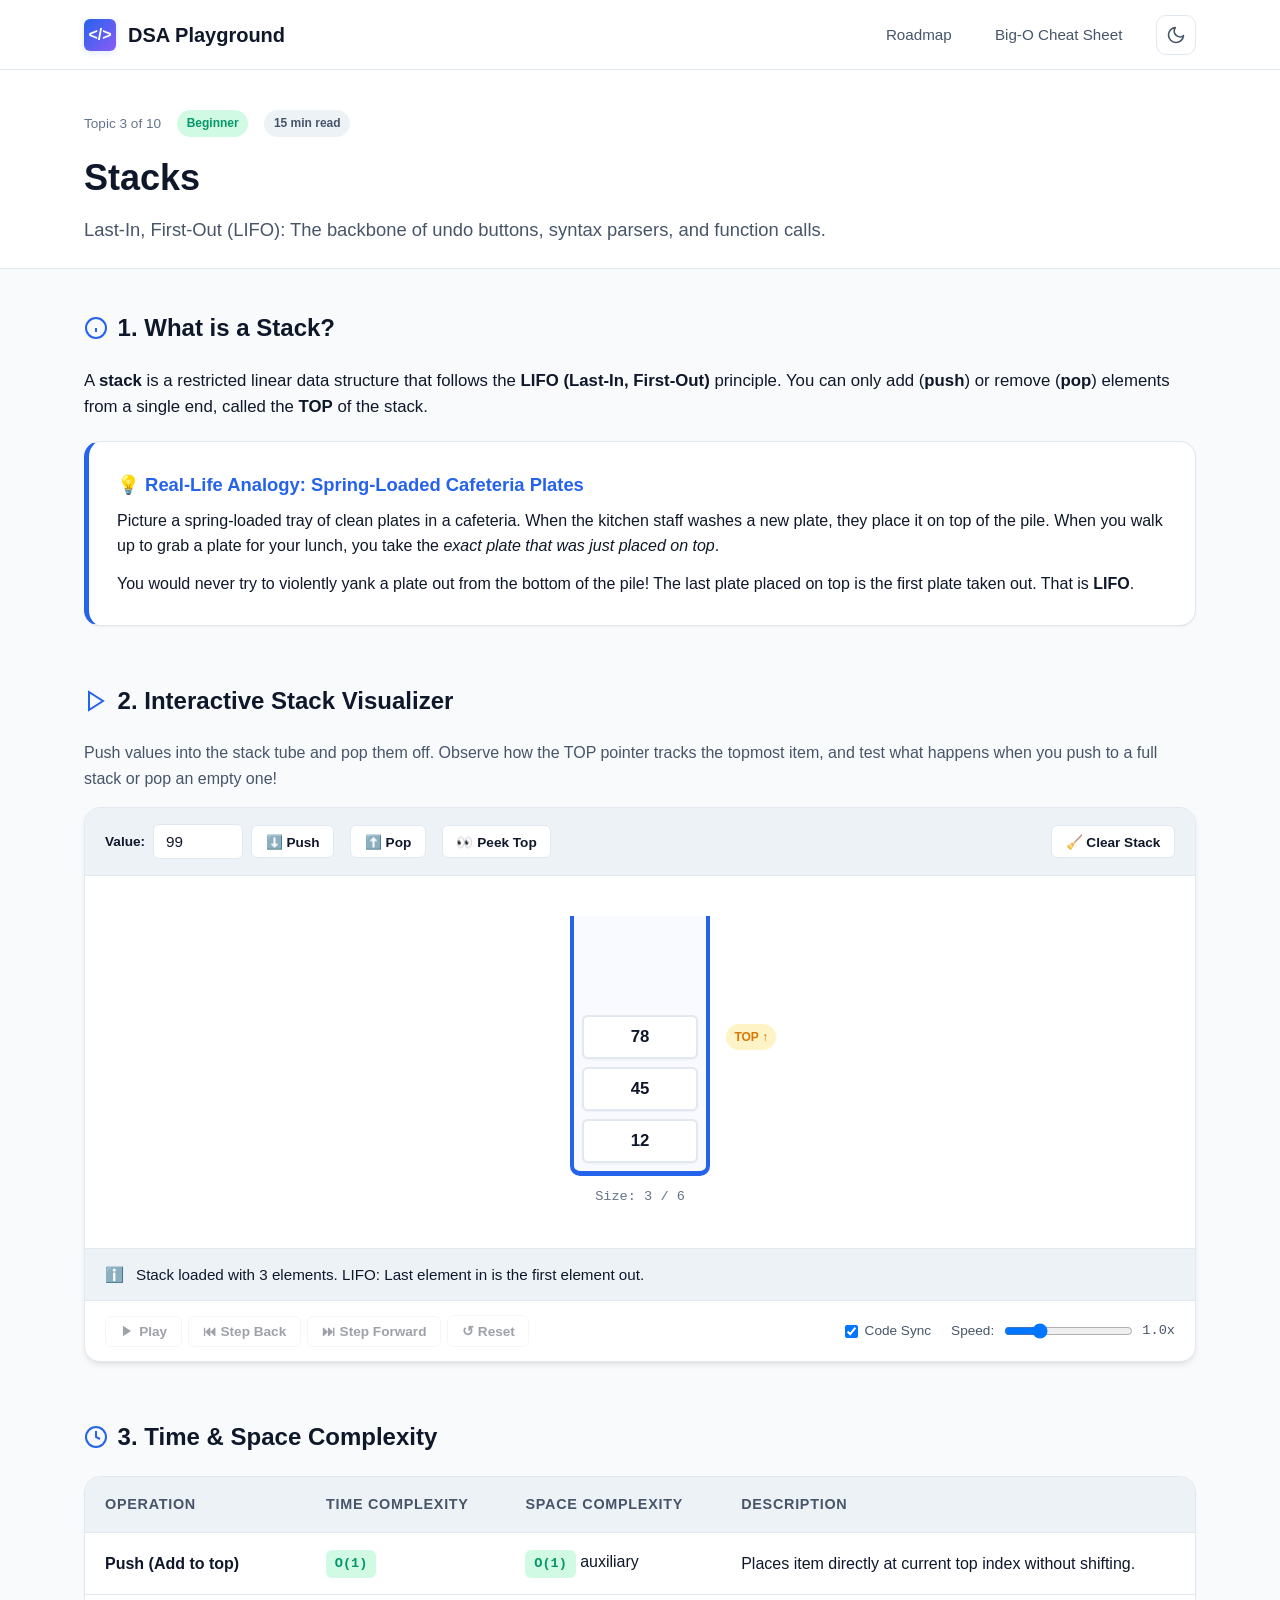
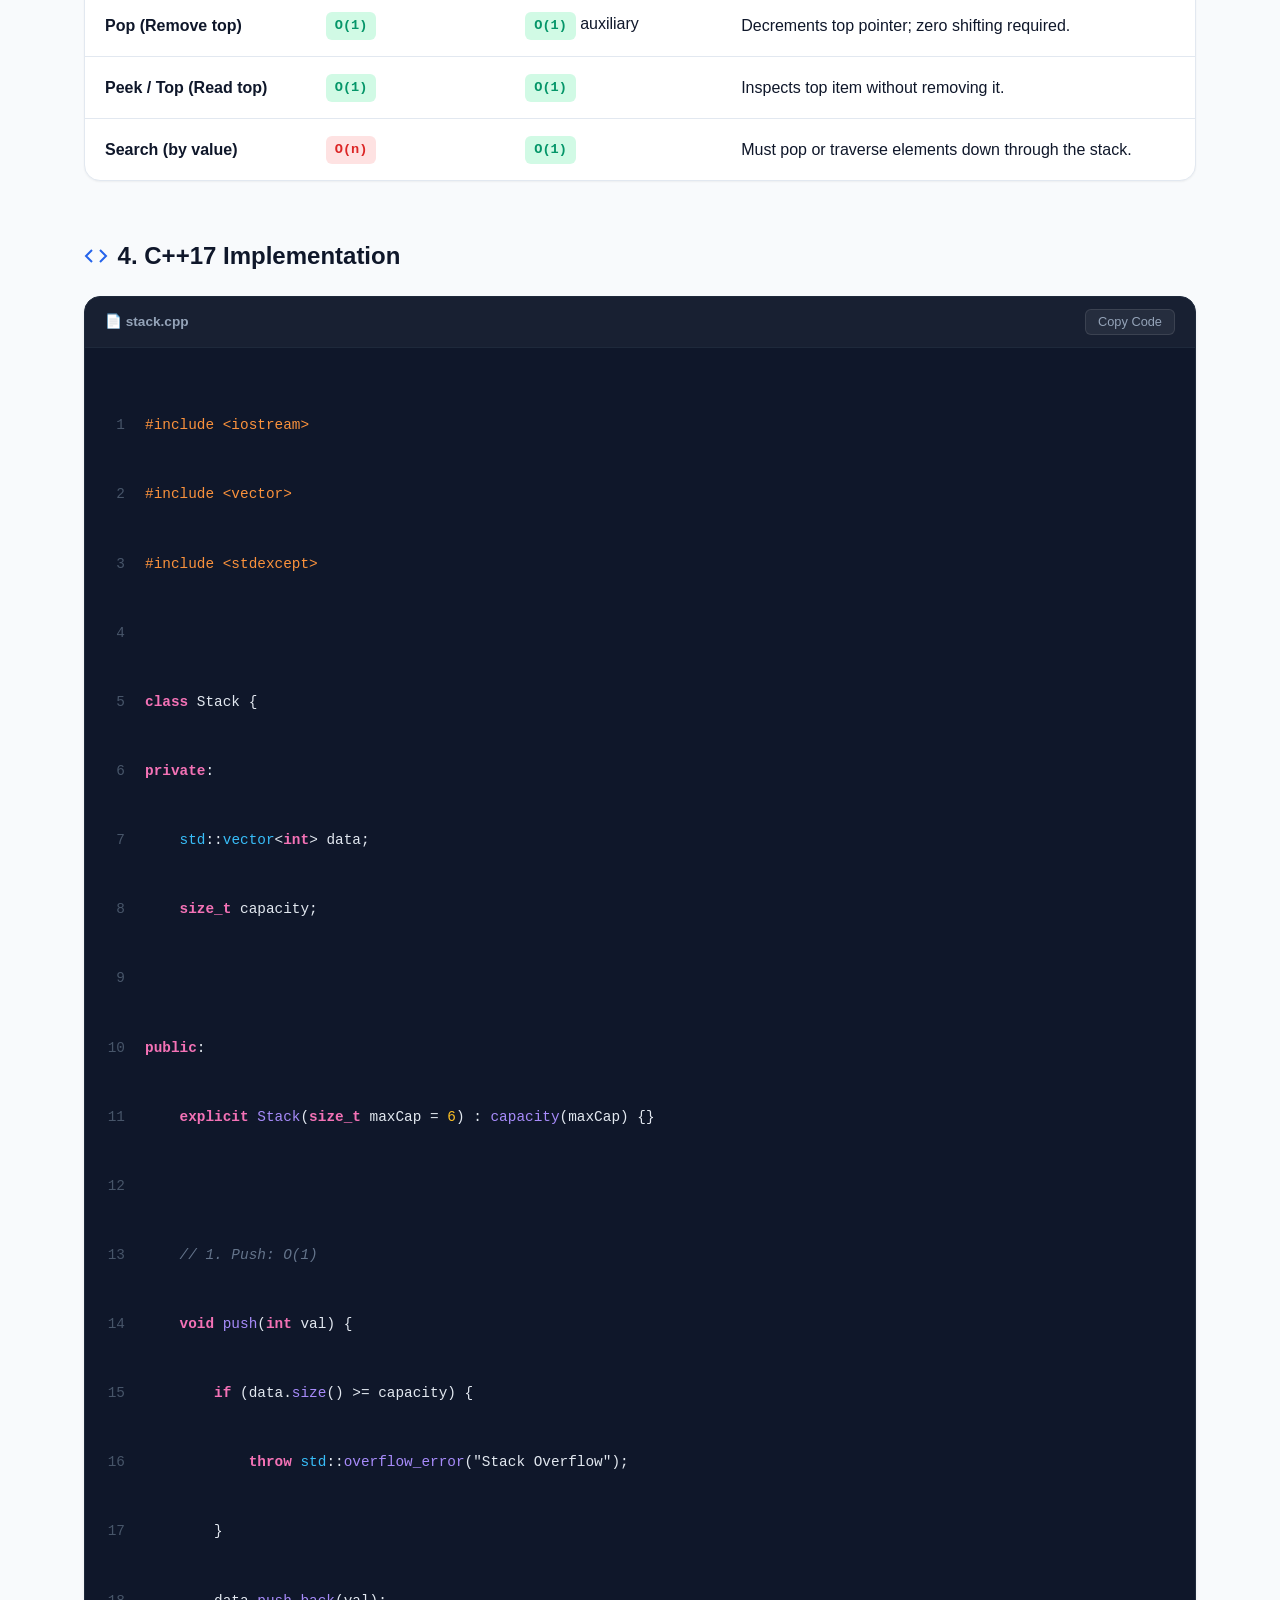
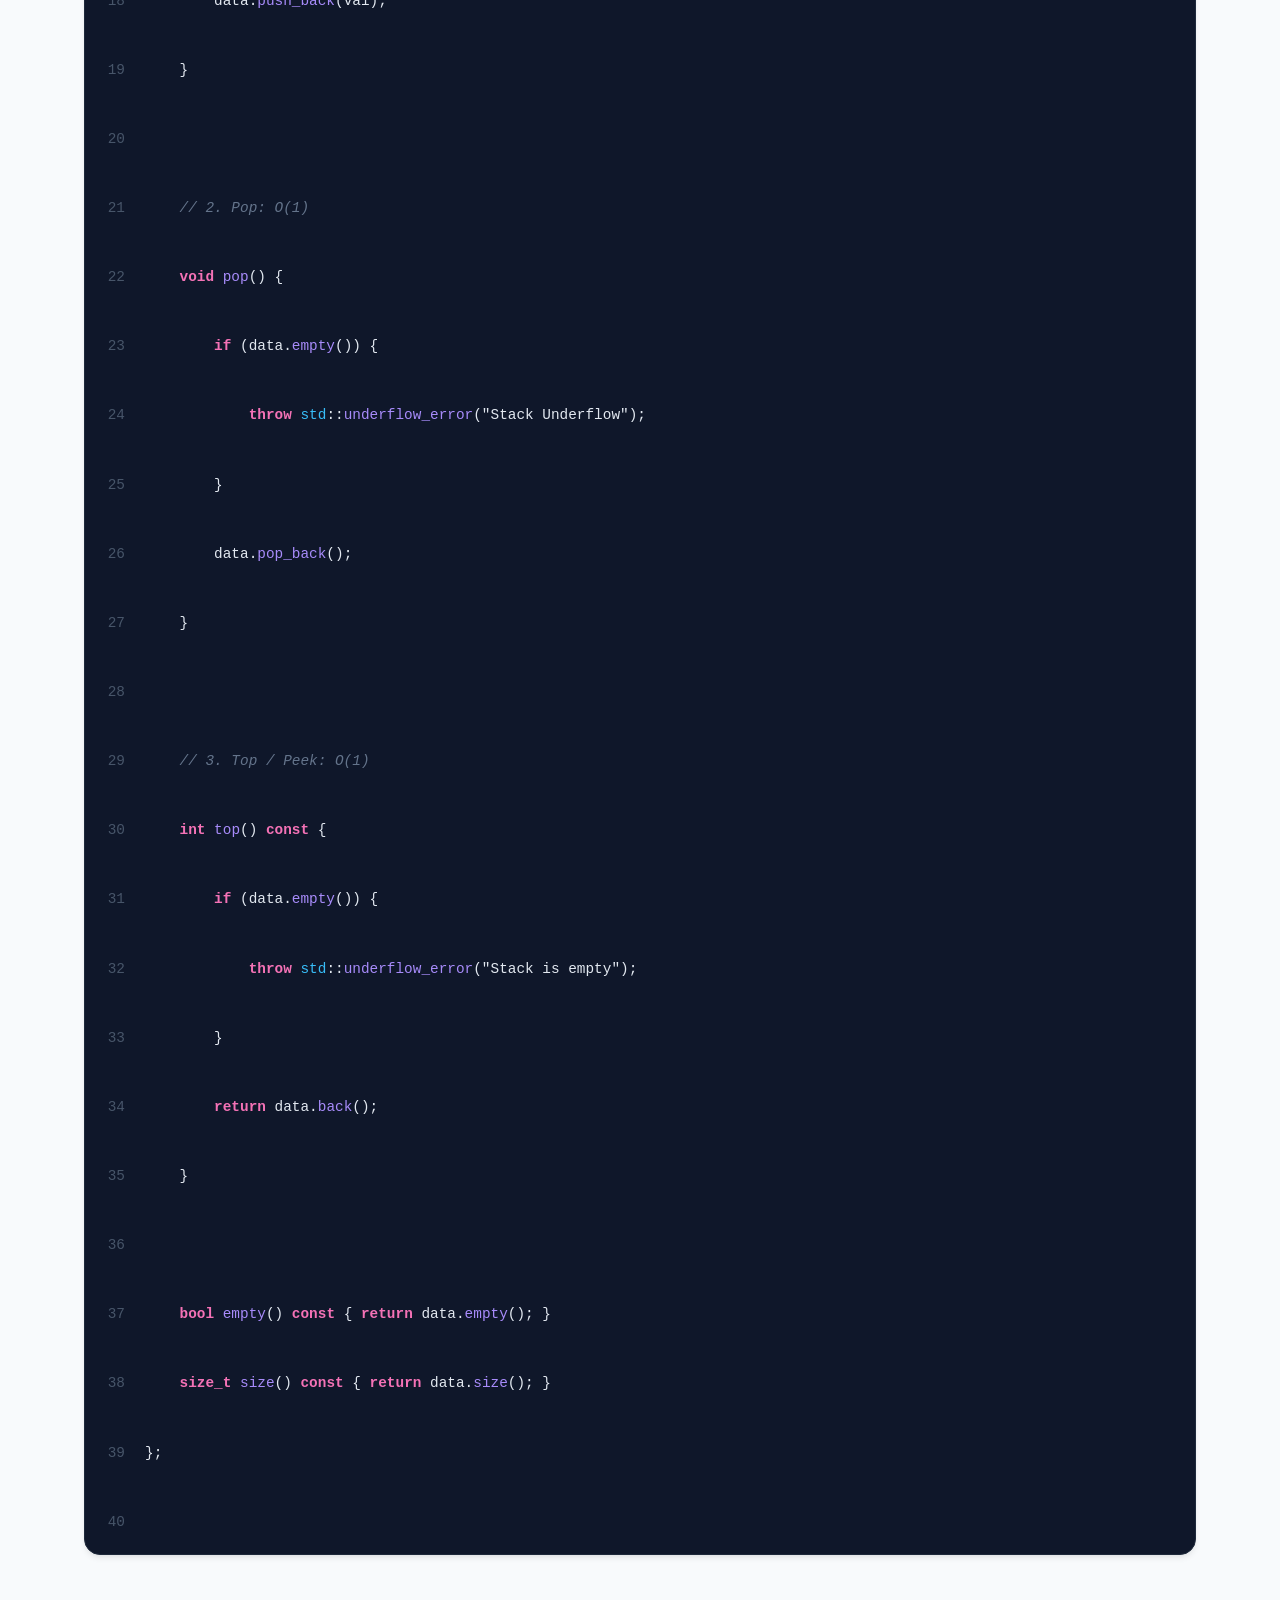
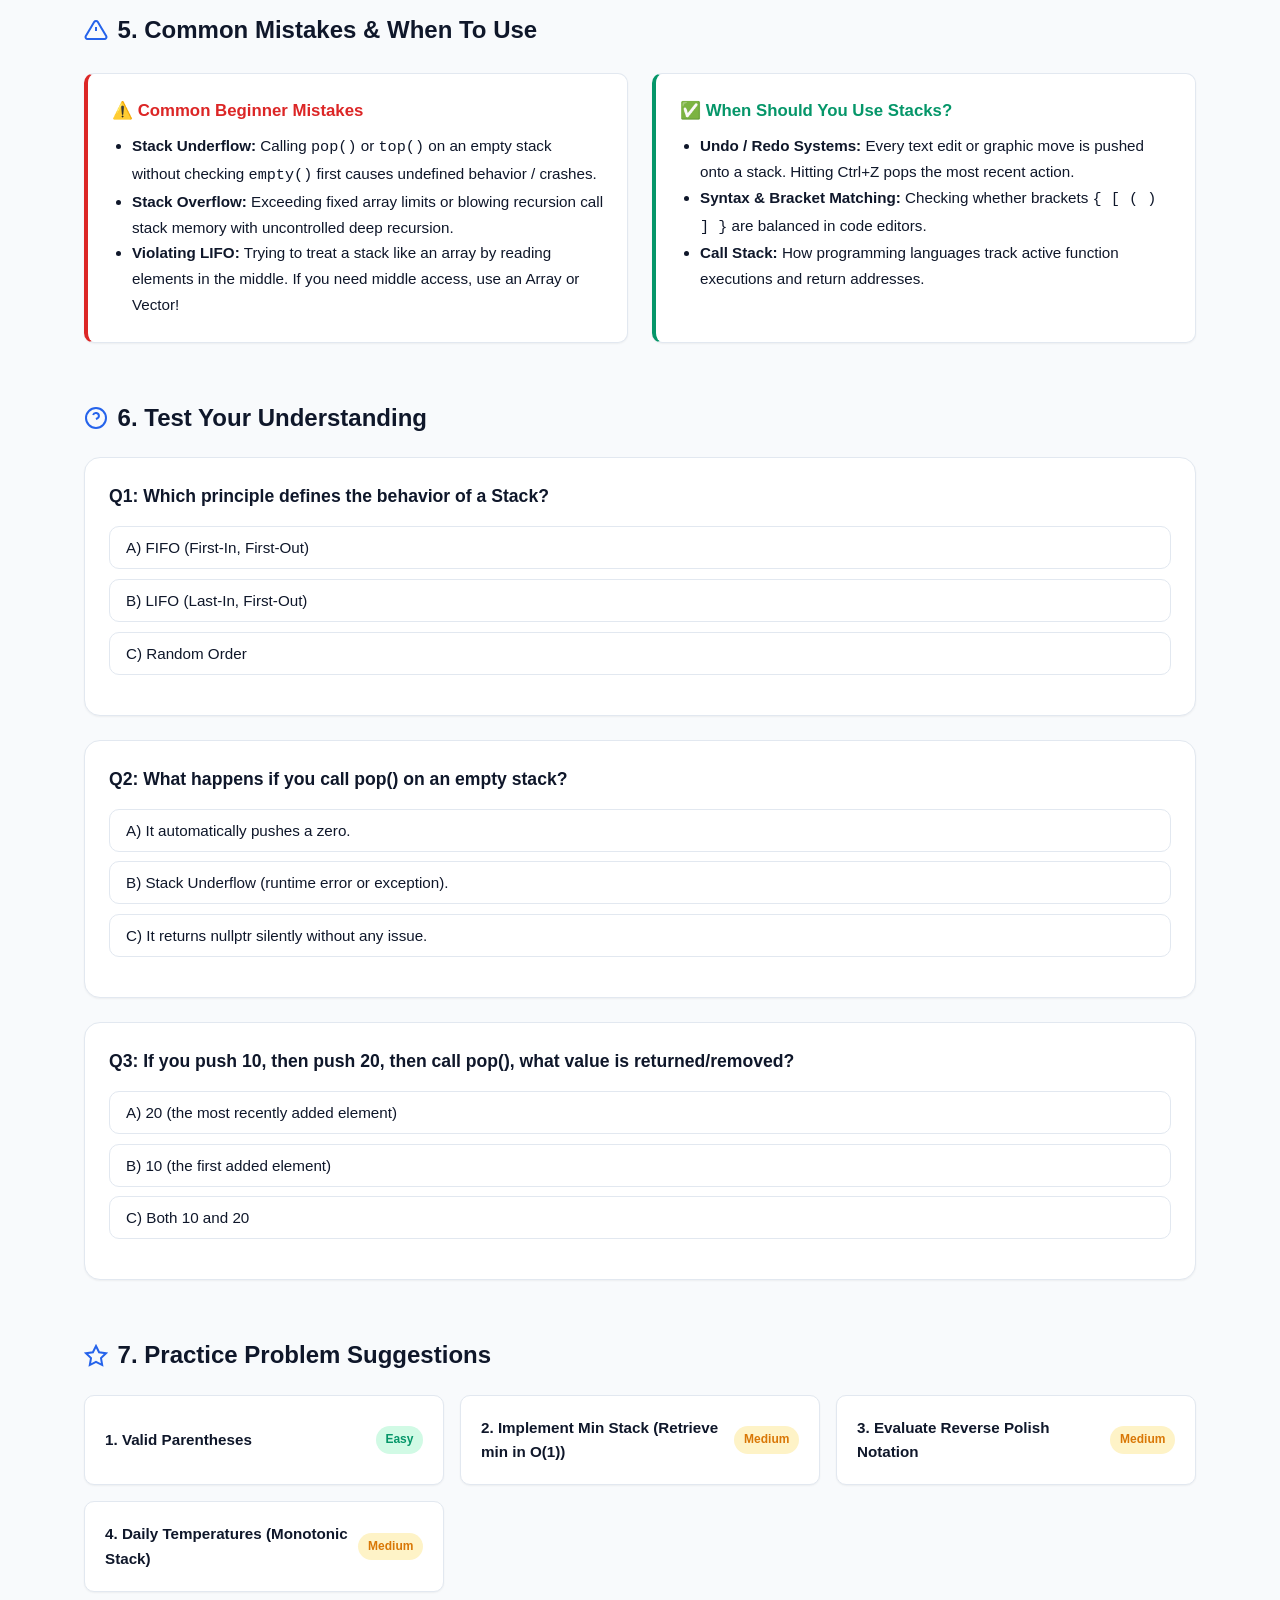
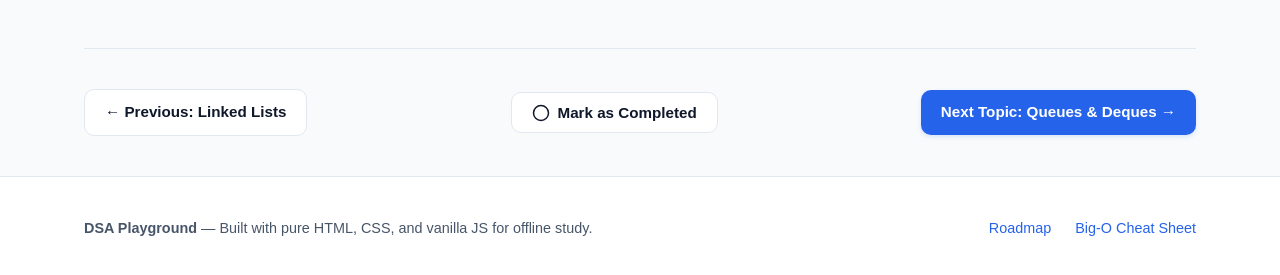
<file: topics/stacks.html>
<!DOCTYPE html>
<html lang="en">
<head>
  <meta charset="UTF-8">
  <meta name="viewport" content="width=device-width, initial-scale=1.0">
  <meta name="description" content="Master Stacks with beginner-friendly LIFO animations and C++ code.">
  <title>Stacks — DSA Playground</title>

  <!-- Prevent FOUC -->
  <script>
    (function() {
      try {
        var saved = localStorage.getItem('dsa_playground_theme');
        var theme = saved ? JSON.parse(saved) : (window.matchMedia && window.matchMedia('(prefers-color-scheme: dark)').matches ? 'dark' : 'light');
        document.documentElement.setAttribute('data-theme', theme);
      } catch(e) {}
    })();
  </script>

  <link rel="stylesheet" href="../css/style.css">
  <script defer src="../js/main.js"></script>
  <script defer src="../js/highlight.js"></script>
  <script defer src="../js/visualizer.js"></script>
  <script defer src="../js/viz/stacks.js"></script>
</head>
<body data-topic-id="stacks">
  <a href="#main-content" class="skip-link">Skip to main content</a>

  <!-- Global Header -->
  <header class="site-header" role="banner">
    <div class="container header-inner">
      <a href="../index.html" class="brand" aria-label="DSA Playground Home">
        <span class="brand-icon" aria-hidden="true">&lt;/&gt;</span>
        <span>DSA Playground</span>
      </a>

      <nav aria-label="Primary Navigation">
        <ul class="nav-links">
          <li><a href="../index.html">Roadmap</a></li>
          <li><a href="../big-o.html">Big-O Cheat Sheet</a></li>
          <li>
            <button class="theme-toggle-btn" type="button" aria-label="Toggle light/dark theme">
              <svg aria-hidden="true" viewBox="0 0 24 24"><path d="M21 12.79A9 9 0 1 1 11.21 3 7 7 0 0 0 21 12.79z"></path></svg>
            </button>
          </li>
        </ul>
      </nav>
    </div>
  </header>

  <!-- Main Content -->
  <main id="main-content">
    
    <header class="topic-header">
      <div class="container">
        <div class="topic-meta-row">
          <span class="topic-breadcrumb">Topic 3 of 10</span>
          <span class="badge badge-beginner">Beginner</span>
          <span class="badge badge-time">15 min read</span>
        </div>
        <h1 class="topic-title">Stacks</h1>
        <p class="topic-tagline">Last-In, First-Out (LIFO): The backbone of undo buttons, syntax parsers, and function calls.</p>
      </div>
    </header>

    <div class="container">

      <!-- SECTION 1: What is it? + Analogy -->
      <section class="content-section" aria-labelledby="sec-analogy">
        <h2 id="sec-analogy" class="section-heading">
          <svg width="24" height="24" viewBox="0 0 24 24" fill="none" stroke="currentColor" stroke-width="2"><circle cx="12" cy="12" r="10"></circle><line x1="12" y1="16" x2="12" y2="12"></line><line x1="12" y1="8" x2="12.01" y2="8"></line></svg>
          1. What is a Stack?
        </h2>
        
        <p style="margin-bottom: 1.25rem; font-size: 1.05rem;">
          A <strong>stack</strong> is a restricted linear data structure that follows the <strong>LIFO (Last-In, First-Out)</strong> principle. You can only add (<strong>push</strong>) or remove (<strong>pop</strong>) elements from a single end, called the <strong>TOP</strong> of the stack.
        </p>

        <div class="analogy-card">
          <div class="analogy-title">💡 Real-Life Analogy: Spring-Loaded Cafeteria Plates</div>
          <p>
            Picture a spring-loaded tray of clean plates in a cafeteria. When the kitchen staff washes a new plate, they place it on top of the pile. When you walk up to grab a plate for your lunch, you take the <em>exact plate that was just placed on top</em>.
          </p>
          <p style="margin-top: 0.75rem;">
            You would never try to violently yank a plate out from the bottom of the pile! The last plate placed on top is the first plate taken out. That is <strong>LIFO</strong>.
          </p>
        </div>
      </section>

      <!-- SECTION 2: Interactive Visualizer -->
      <section class="content-section" aria-labelledby="sec-visualizer">
        <h2 id="sec-visualizer" class="section-heading">
          <svg width="24" height="24" viewBox="0 0 24 24" fill="none" stroke="currentColor" stroke-width="2"><polygon points="5 3 19 12 5 21 5 3"></polygon></svg>
          2. Interactive Stack Visualizer
        </h2>
        <p style="margin-bottom: 1rem; color: var(--text-secondary);">
          Push values into the stack tube and pop them off. Observe how the TOP pointer tracks the topmost item, and test what happens when you push to a full stack or pop an empty one!
        </p>

        <div class="viz-container" role="region" aria-label="Stack Visualizer Studio">
          
          <div class="viz-toolbar">
            <div class="viz-input-group">
              <label for="input-push-val" style="font-size: 0.85rem; font-weight: 600;">Value:</label>
              <input type="number" id="input-push-val" class="viz-input" value="99" min="1" max="99">
              <button type="button" id="btn-op-push" class="btn-ctrl">⬇️ Push</button>
            </div>

            <button type="button" id="btn-op-pop" class="btn-ctrl">⬆️ Pop</button>
            <button type="button" id="btn-op-peek" class="btn-ctrl">👀 Peek Top</button>
            <button type="button" id="btn-op-clear" class="btn-ctrl" style="margin-left: auto;">🧹 Clear Stack</button>
          </div>

          <div id="viz-stage" class="viz-stage" aria-live="polite">
            <!-- Populated dynamically by stacks.js -->
          </div>

          <div class="viz-caption-box">
            <span class="viz-caption-icon" aria-hidden="true">ℹ️</span>
            <span id="viz-caption-text">Ready. Choose an operation above to start the visualization.</span>
            <div id="viz-mini-code" class="viz-mini-code" style="display: none; margin-left: auto;"></div>
          </div>

          <div class="viz-playback-bar">
            <div class="viz-button-cluster">
              <button type="button" id="btn-play" class="btn-ctrl">
                <svg width="14" height="14" viewBox="0 0 24 24" fill="currentColor"><polygon points="5 3 19 12 5 21 5 3"></polygon></svg> Play
              </button>
              <button type="button" id="btn-step-back" class="btn-ctrl">⏮ Step Back</button>
              <button type="button" id="btn-step-fwd" class="btn-ctrl">⏭ Step Forward</button>
              <button type="button" id="btn-reset" class="btn-ctrl">↺ Reset</button>
            </div>

            <div style="display: flex; align-items: center; gap: 1.25rem; flex-wrap: wrap;">
              <label class="code-sync-control" title="Show and synchronize active C++ code line">
                <input type="checkbox" id="check-code-sync" checked>
                <span>Code Sync</span>
              </label>

              <div class="speed-control">
                <label for="slider-speed">Speed:</label>
                <input type="range" id="slider-speed" class="speed-slider" min="0.5" max="2.5" step="0.5" value="1.0">
                <span id="speed-value-label" style="font-family: var(--font-mono); font-size: 0.85rem;">1.0x</span>
              </div>
            </div>
          </div>

        </div>
      </section>

      <!-- SECTION 3: Complexity Table -->
      <section class="content-section" aria-labelledby="sec-complexity">
        <h2 id="sec-complexity" class="section-heading">
          <svg width="24" height="24" viewBox="0 0 24 24" fill="none" stroke="currentColor" stroke-width="2"><circle cx="12" cy="12" r="10"></circle><polyline points="12 6 12 12 16 14"></polyline></svg>
          3. Time &amp; Space Complexity
        </h2>

        <div class="table-wrapper">
          <table class="complexity-table">
            <thead>
              <tr>
                <th>Operation</th>
                <th>Time Complexity</th>
                <th>Space Complexity</th>
                <th>Description</th>
              </tr>
            </thead>
            <tbody>
              <tr>
                <td><strong>Push (Add to top)</strong></td>
                <td><span class="o-tag o-fast">O(1)</span></td>
                <td><span class="o-tag o-fast">O(1)</span> auxiliary</td>
                <td>Places item directly at current top index without shifting.</td>
              </tr>
              <tr>
                <td><strong>Pop (Remove top)</strong></td>
                <td><span class="o-tag o-fast">O(1)</span></td>
                <td><span class="o-tag o-fast">O(1)</span> auxiliary</td>
                <td>Decrements top pointer; zero shifting required.</td>
              </tr>
              <tr>
                <td><strong>Peek / Top (Read top)</strong></td>
                <td><span class="o-tag o-fast">O(1)</span></td>
                <td><span class="o-tag o-fast">O(1)</span></td>
                <td>Inspects top item without removing it.</td>
              </tr>
              <tr>
                <td><strong>Search (by value)</strong></td>
                <td><span class="o-tag o-slow">O(n)</span></td>
                <td><span class="o-tag o-fast">O(1)</span></td>
                <td>Must pop or traverse elements down through the stack.</td>
              </tr>
            </tbody>
          </table>
        </div>
      </section>

      <!-- SECTION 4: C++ Implementation -->
      <section class="content-section" aria-labelledby="sec-code">
        <h2 id="sec-code" class="section-heading">
          <svg width="24" height="24" viewBox="0 0 24 24" fill="none" stroke="currentColor" stroke-width="2"><polyline points="16 18 22 12 16 6"></polyline><polyline points="8 6 2 12 8 18"></polyline></svg>
          4. C++17 Implementation
        </h2>

        <div class="code-card">
          <div class="code-header">
            <span class="code-title">📄 stack.cpp</span>
            <button type="button" class="code-copy-btn" data-target="stack-code-block">Copy Code</button>
          </div>
          <pre class="code-pre" id="stack-code-block">
#include &lt;iostream&gt;
#include &lt;vector&gt;
#include &lt;stdexcept&gt;

class Stack {
private:
    std::vector&lt;int&gt; data;
    size_t capacity;

public:
    explicit Stack(size_t maxCap = 6) : capacity(maxCap) {}

    // 1. Push: O(1)
    void push(int val) {
        if (data.size() &gt;= capacity) {
            throw std::overflow_error("Stack Overflow");
        }
        data.push_back(val);
    }

    // 2. Pop: O(1)
    void pop() {
        if (data.empty()) {
            throw std::underflow_error("Stack Underflow");
        }
        data.pop_back();
    }

    // 3. Top / Peek: O(1)
    int top() const {
        if (data.empty()) {
            throw std::underflow_error("Stack is empty");
        }
        return data.back();
    }

    bool empty() const { return data.empty(); }
    size_t size() const { return data.size(); }
};
          </pre>
        </div>
      </section>

      <!-- SECTION 5: Common Mistakes & When to Use -->
      <section class="content-section" aria-labelledby="sec-pitfalls">
        <h2 id="sec-pitfalls" class="section-heading">
          <svg width="24" height="24" viewBox="0 0 24 24" fill="none" stroke="currentColor" stroke-width="2"><path d="M10.29 3.86L1.82 18a2 2 0 0 0 1.71 3h16.94a2 2 0 0 0 1.71-3L13.71 3.86a2 2 0 0 0-3.42 0z"></path><line x1="12" y1="9" x2="12" y2="13"></line><line x1="12" y1="17" x2="12.01" y2="17"></line></svg>
          5. Common Mistakes &amp; When To Use
        </h2>

        <div class="callouts-grid">
          <div class="callout-card callout-warning">
            <div class="callout-title">⚠️ Common Beginner Mistakes</div>
            <ul style="padding-left: 1.25rem; font-size: 0.95rem; line-height: 1.7;">
              <li><strong>Stack Underflow:</strong> Calling <code>pop()</code> or <code>top()</code> on an empty stack without checking <code>empty()</code> first causes undefined behavior / crashes.</li>
              <li><strong>Stack Overflow:</strong> Exceeding fixed array limits or blowing recursion call stack memory with uncontrolled deep recursion.</li>
              <li><strong>Violating LIFO:</strong> Trying to treat a stack like an array by reading elements in the middle. If you need middle access, use an Array or Vector!</li>
            </ul>
          </div>

          <div class="callout-card callout-tip">
            <div class="callout-title">✅ When Should You Use Stacks?</div>
            <ul style="padding-left: 1.25rem; font-size: 0.95rem; line-height: 1.7;">
              <li><strong>Undo / Redo Systems:</strong> Every text edit or graphic move is pushed onto a stack. Hitting Ctrl+Z pops the most recent action.</li>
              <li><strong>Syntax &amp; Bracket Matching:</strong> Checking whether brackets <code>{ [ ( ) ] }</code> are balanced in code editors.</li>
              <li><strong>Call Stack:</strong> How programming languages track active function executions and return addresses.</li>
            </ul>
          </div>
        </div>
      </section>

      <!-- SECTION 6: Mini Quiz -->
      <section class="content-section" aria-labelledby="sec-quiz">
        <h2 id="sec-quiz" class="section-heading">
          <svg width="24" height="24" viewBox="0 0 24 24" fill="none" stroke="currentColor" stroke-width="2"><circle cx="12" cy="12" r="10"></circle><path d="M9.09 9a3 3 0 0 1 5.83 1c0 2-3 3-3 3"></path><line x1="12" y1="17" x2="12.01" y2="17"></line></svg>
          6. Test Your Understanding
        </h2>

        <div class="quiz-card" id="quiz-q1">
          <div class="quiz-question">Q1: Which principle defines the behavior of a Stack?</div>
          <div class="quiz-options">
            <button type="button" class="quiz-option" data-correct="false">A) FIFO (First-In, First-Out)</button>
            <button type="button" class="quiz-option" data-correct="true">B) LIFO (Last-In, First-Out)</button>
            <button type="button" class="quiz-option" data-correct="false">C) Random Order</button>
          </div>
          <div class="quiz-feedback"></div>
        </div>

        <div class="quiz-card" id="quiz-q2">
          <div class="quiz-question">Q2: What happens if you call pop() on an empty stack?</div>
          <div class="quiz-options">
            <button type="button" class="quiz-option" data-correct="false">A) It automatically pushes a zero.</button>
            <button type="button" class="quiz-option" data-correct="true">B) Stack Underflow (runtime error or exception).</button>
            <button type="button" class="quiz-option" data-correct="false">C) It returns nullptr silently without any issue.</button>
          </div>
          <div class="quiz-feedback"></div>
        </div>

        <div class="quiz-card" id="quiz-q3">
          <div class="quiz-question">Q3: If you push 10, then push 20, then call pop(), what value is returned/removed?</div>
          <div class="quiz-options">
            <button type="button" class="quiz-option" data-correct="true">A) 20 (the most recently added element)</button>
            <button type="button" class="quiz-option" data-correct="false">B) 10 (the first added element)</button>
            <button type="button" class="quiz-option" data-correct="false">C) Both 10 and 20</button>
          </div>
          <div class="quiz-feedback"></div>
        </div>
      </section>

      <!-- SECTION 7: Practice Problems -->
      <section class="content-section" aria-labelledby="sec-practice">
        <h2 id="sec-practice" class="section-heading">
          <svg width="24" height="24" viewBox="0 0 24 24" fill="none" stroke="currentColor" stroke-width="2"><polygon points="12 2 15.09 8.26 22 9.27 17 14.14 18.18 21.02 12 17.77 5.82 21.02 7 14.14 2 9.27 8.91 8.26 12 2"></polygon></svg>
          7. Practice Problem Suggestions
        </h2>

        <ul class="practice-list">
          <li class="practice-item">
            <span class="practice-title">1. Valid Parentheses</span>
            <span class="badge badge-beginner">Easy</span>
          </li>
          <li class="practice-item">
            <span class="practice-title">2. Implement Min Stack (Retrieve min in O(1))</span>
            <span class="badge badge-intermediate">Medium</span>
          </li>
          <li class="practice-item">
            <span class="practice-title">3. Evaluate Reverse Polish Notation</span>
            <span class="badge badge-intermediate">Medium</span>
          </li>
          <li class="practice-item">
            <span class="practice-title">4. Daily Temperatures (Monotonic Stack)</span>
            <span class="badge badge-intermediate">Medium</span>
          </li>
        </ul>
      </section>

      <!-- SECTION 8: Topic Navigation & Completion -->
      <div class="topic-footer-nav">
        <a href="linked-lists.html" class="btn btn-secondary">← Previous: Linked Lists</a>

        <button type="button" id="btn-mark-completed" class="btn btn-secondary">
          <svg width="18" height="18" viewBox="0 0 24 24" fill="none" stroke="currentColor" stroke-width="2"><circle cx="12" cy="12" r="10"></circle></svg>
          Mark as Completed
        </button>

        <a href="queues.html" class="btn btn-primary">
          Next Topic: Queues &amp; Deques →
        </a>
      </div>

    </div>
  </main>

  <footer class="site-footer" role="contentinfo">
    <div class="container footer-inner">
      <div>
        <strong>DSA Playground</strong> — Built with pure HTML, CSS, and vanilla JS for offline study.
      </div>
      <ul class="footer-links">
        <li><a href="../index.html">Roadmap</a></li>
        <li><a href="../big-o.html">Big-O Cheat Sheet</a></li>
      </ul>
    </div>
  </footer>

  <script>
    document.addEventListener('DOMContentLoaded', function() {
      const quizCards = document.querySelectorAll('.quiz-card');
      quizCards.forEach(function(card) {
        const options = card.querySelectorAll('.quiz-option');
        const feedback = card.querySelector('.quiz-feedback');

        options.forEach(function(opt) {
          opt.addEventListener('click', function() {
            options.forEach(o => o.disabled = true);
            const isCorrect = opt.getAttribute('data-correct') === 'true';
            if (isCorrect) {
              opt.classList.add('correct');
              feedback.className = 'quiz-feedback show correct-feedback';
              feedback.innerHTML = '<strong>✓ Correct!</strong> ' + (opt.textContent.replace(/^[A-C]\)\s*/, ''));
            } else {
              opt.classList.add('incorrect');
              options.forEach(o => {
                if (o.getAttribute('data-correct') === 'true') o.classList.add('correct');
              });
              feedback.className = 'quiz-feedback show incorrect-feedback';
              feedback.innerHTML = '<strong>✗ Not quite.</strong> Take a look at the highlighted correct answer.';
            }
          });
        });
      });
    });
  </script>

</body>
</html>
</file>
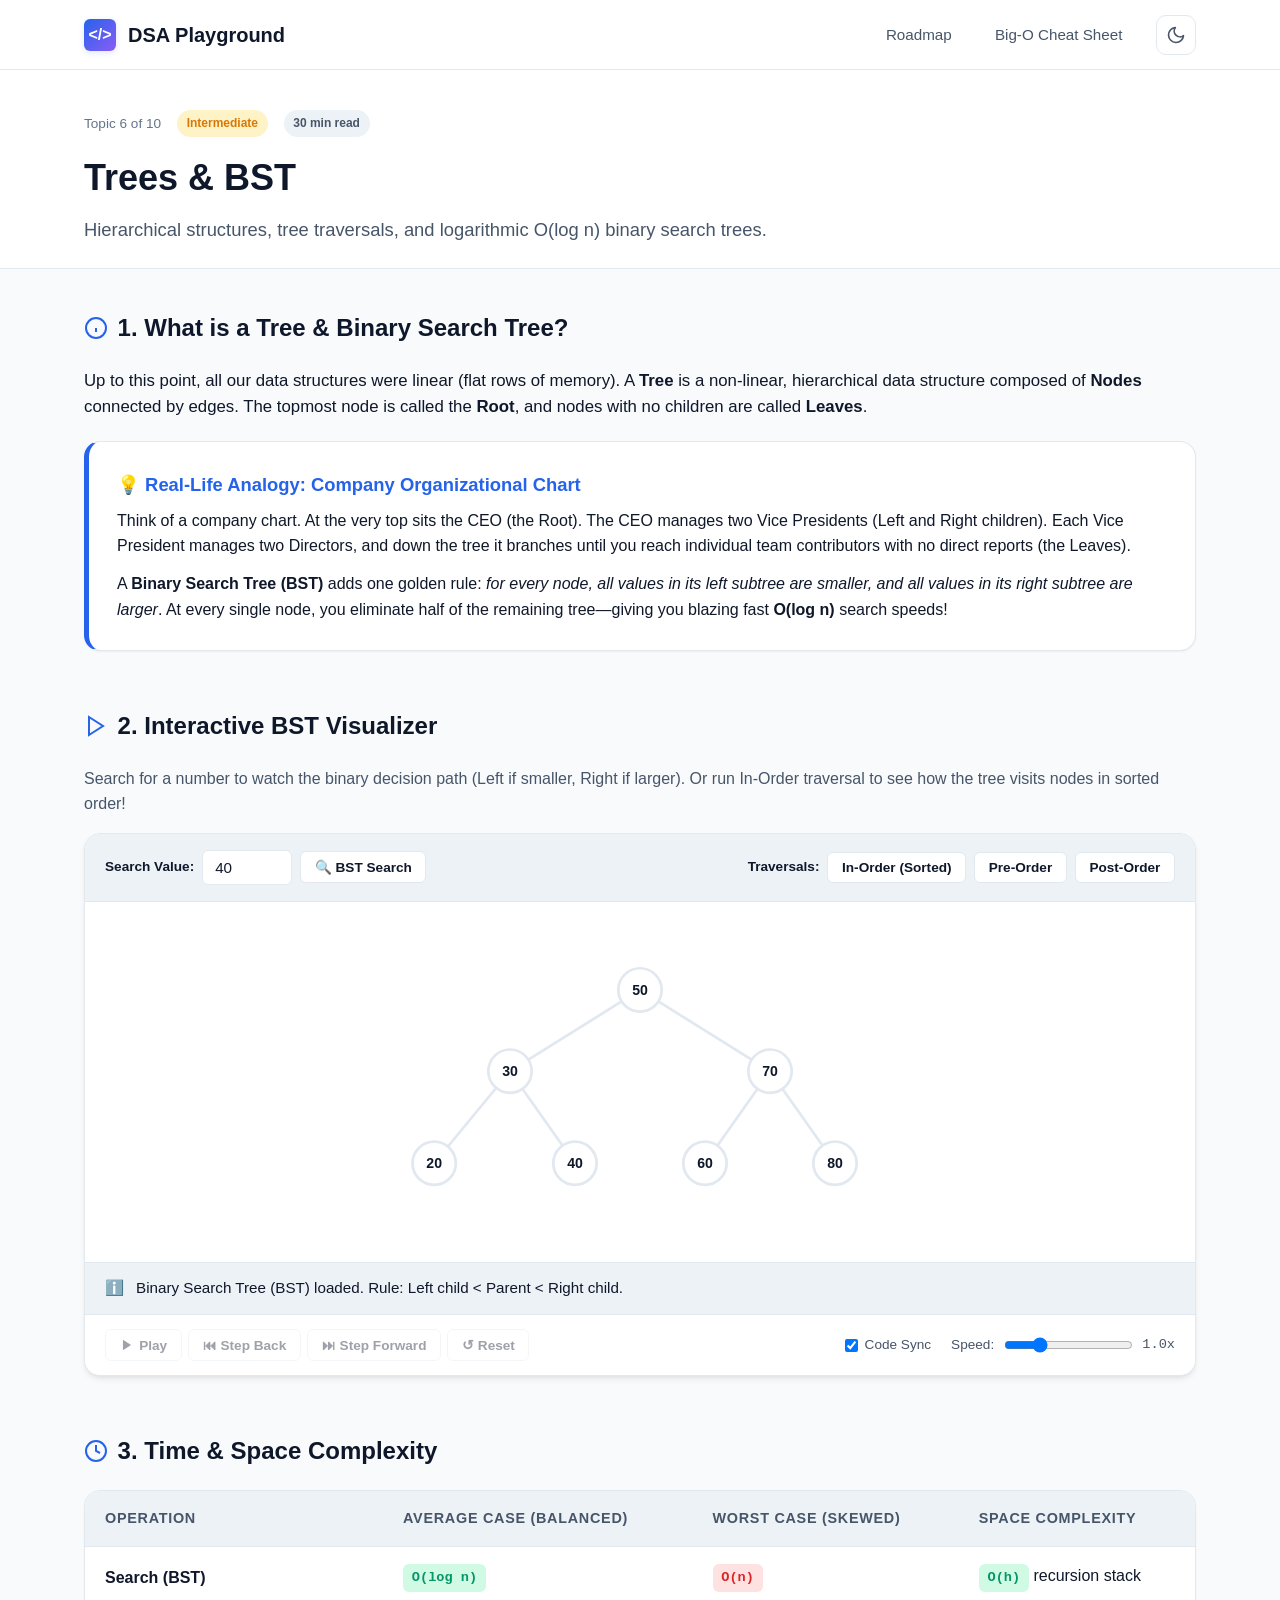
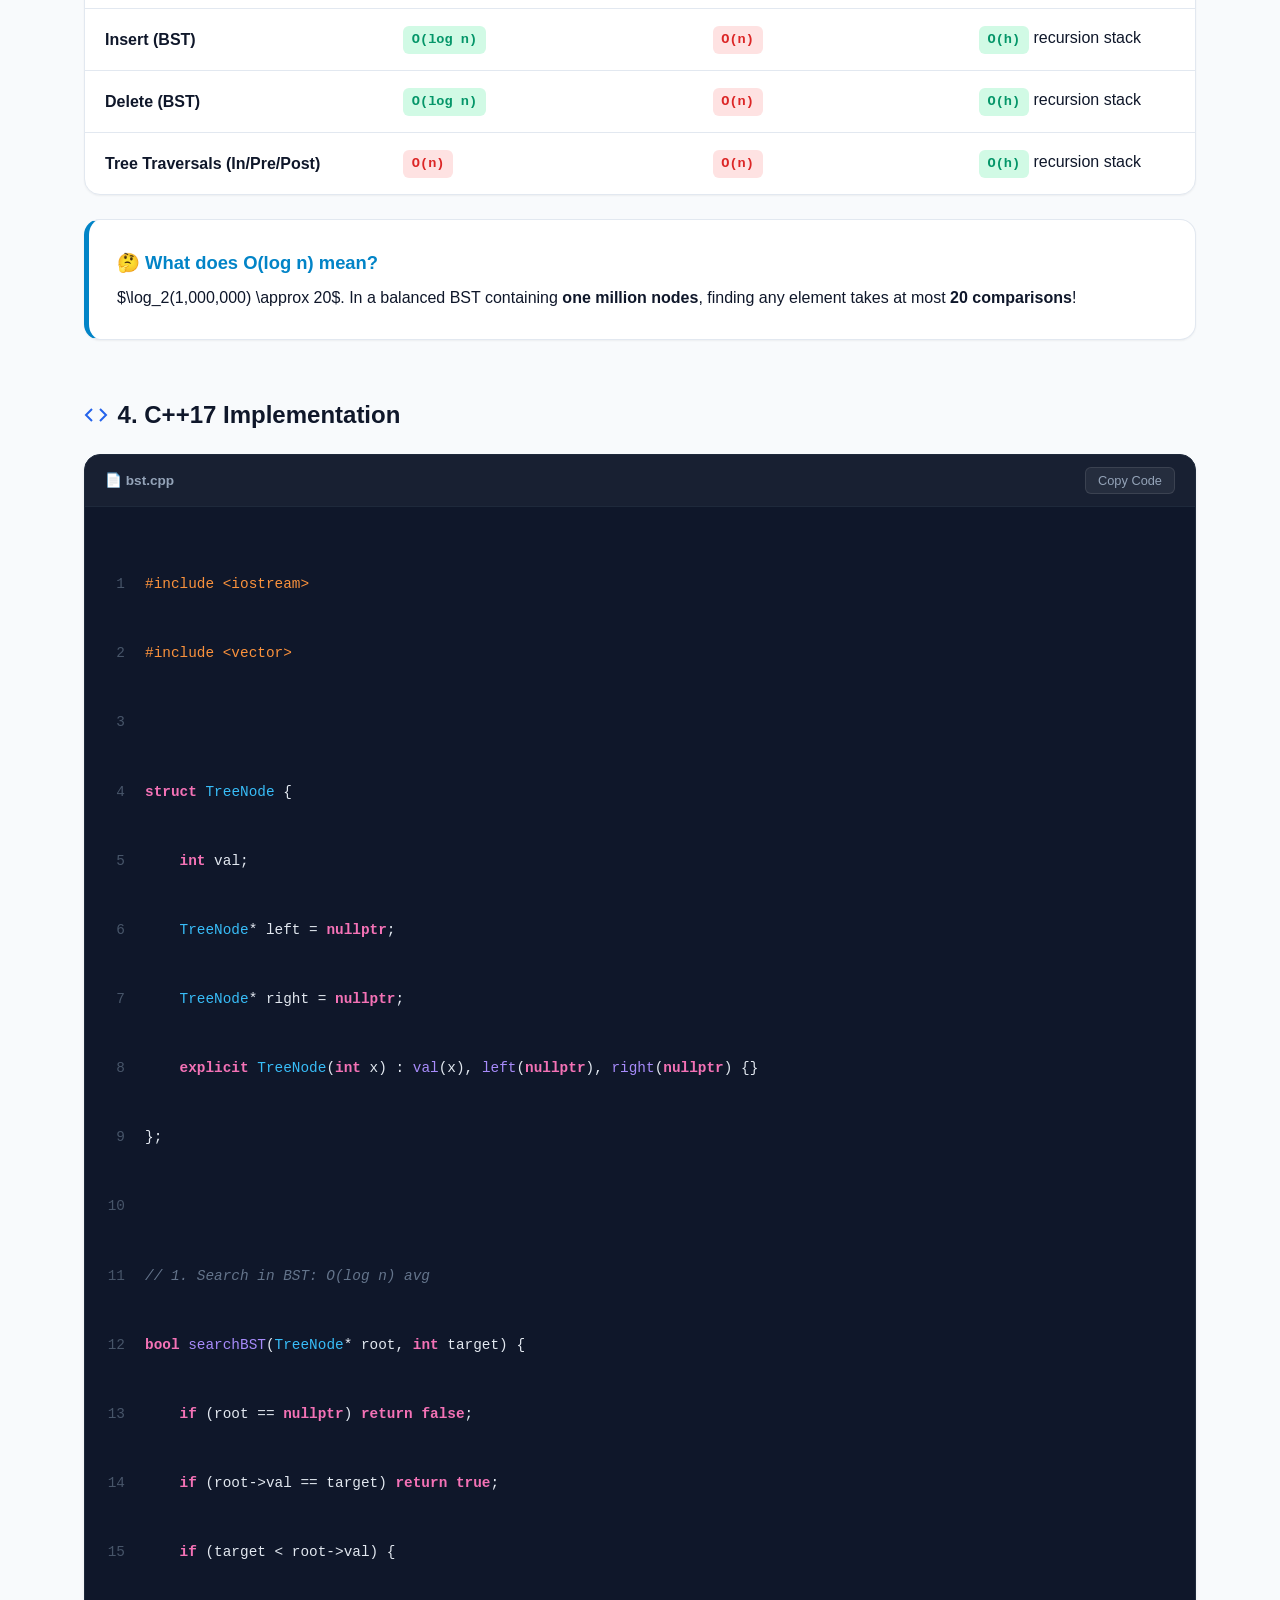
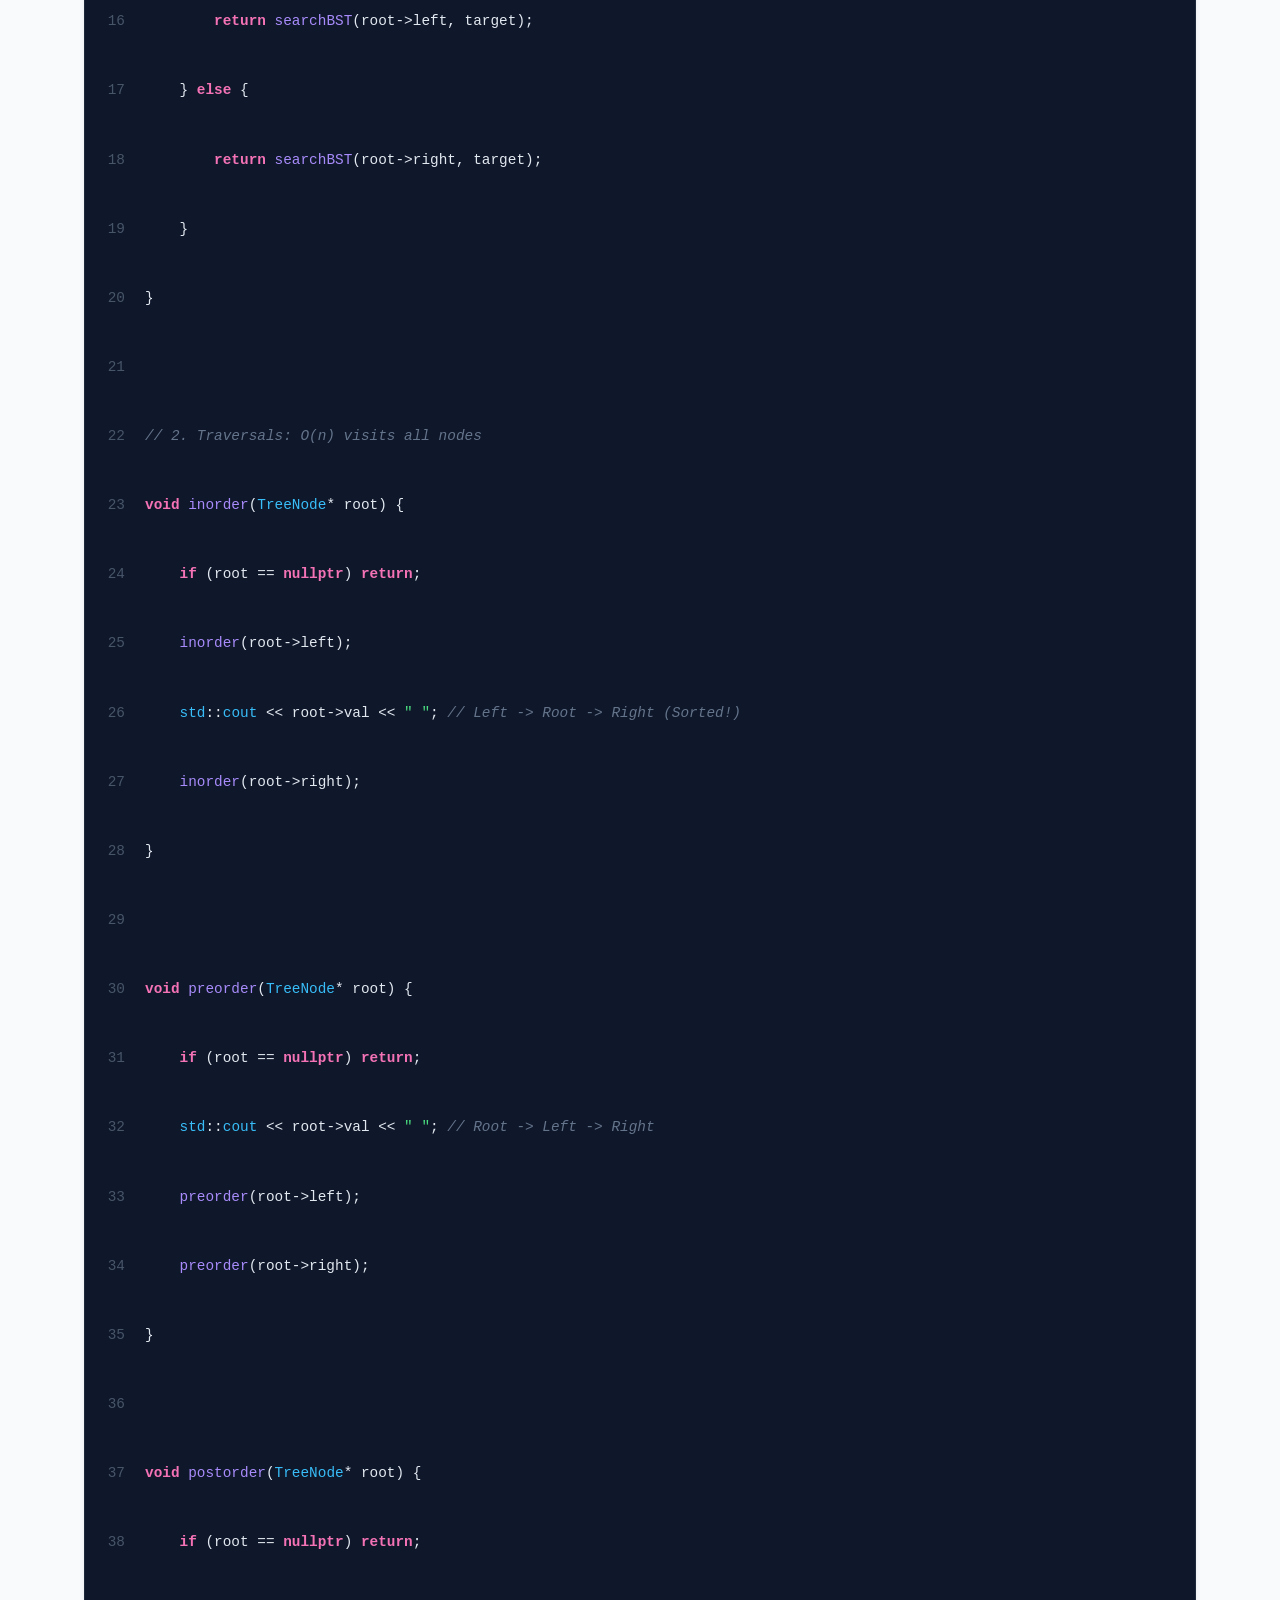
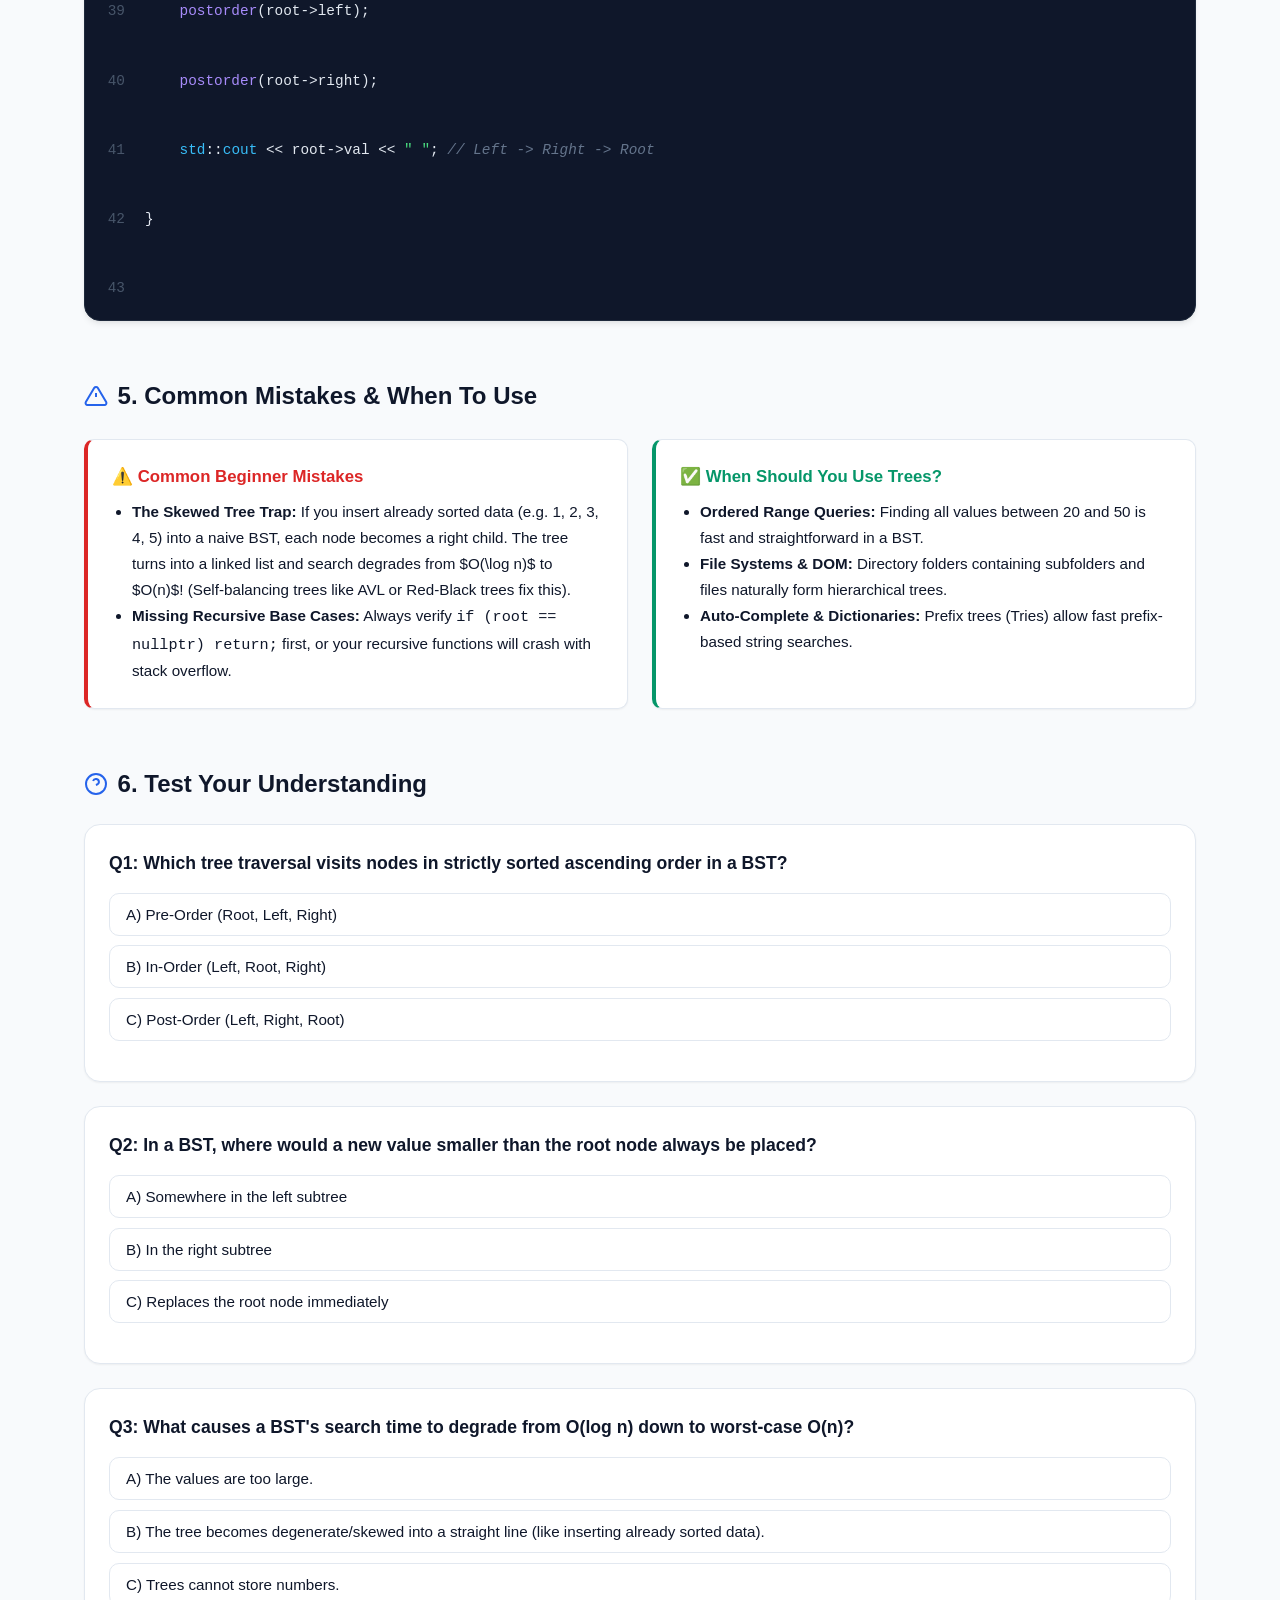
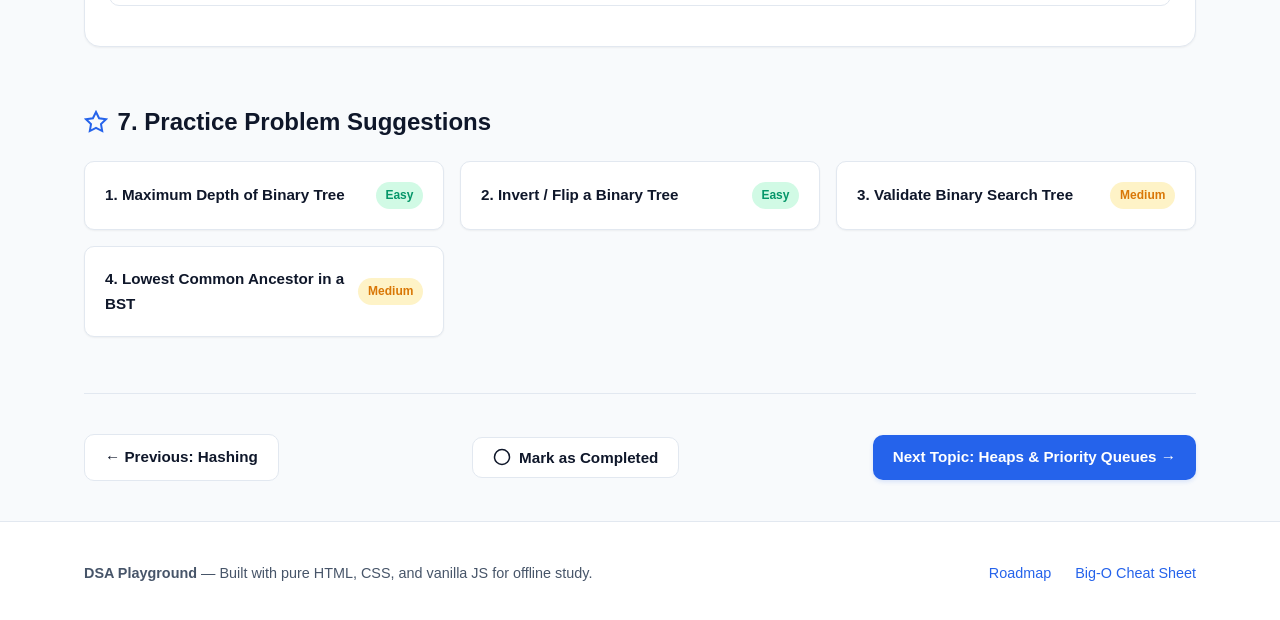
<file: topics/trees.html>
<!DOCTYPE html>
<html lang="en">
<head>
  <meta charset="UTF-8">
  <meta name="viewport" content="width=device-width, initial-scale=1.0">
  <meta name="description" content="Master Trees, Binary Search Trees (BST), and Tree Traversals with interactive animations and C++ code.">
  <title>Trees &amp; Binary Search Trees — DSA Playground</title>

  <!-- Prevent FOUC -->
  <script>
    (function() {
      try {
        var saved = localStorage.getItem('dsa_playground_theme');
        var theme = saved ? JSON.parse(saved) : (window.matchMedia && window.matchMedia('(prefers-color-scheme: dark)').matches ? 'dark' : 'light');
        document.documentElement.setAttribute('data-theme', theme);
      } catch(e) {}
    })();
  </script>

  <link rel="stylesheet" href="../css/style.css">
  <script defer src="../js/main.js"></script>
  <script defer src="../js/highlight.js"></script>
  <script defer src="../js/visualizer.js"></script>
  <script defer src="../js/viz/trees.js"></script>
</head>
<body data-topic-id="trees">
  <a href="#main-content" class="skip-link">Skip to main content</a>

  <header class="site-header" role="banner">
    <div class="container header-inner">
      <a href="../index.html" class="brand" aria-label="DSA Playground Home">
        <span class="brand-icon" aria-hidden="true">&lt;/&gt;</span>
        <span>DSA Playground</span>
      </a>

      <nav aria-label="Primary Navigation">
        <ul class="nav-links">
          <li><a href="../index.html">Roadmap</a></li>
          <li><a href="../big-o.html">Big-O Cheat Sheet</a></li>
          <li>
            <button class="theme-toggle-btn" type="button" aria-label="Toggle light/dark theme">
              <svg aria-hidden="true" viewBox="0 0 24 24"><path d="M21 12.79A9 9 0 1 1 11.21 3 7 7 0 0 0 21 12.79z"></path></svg>
            </button>
          </li>
        </ul>
      </nav>
    </div>
  </header>

  <main id="main-content">
    
    <header class="topic-header">
      <div class="container">
        <div class="topic-meta-row">
          <span class="topic-breadcrumb">Topic 6 of 10</span>
          <span class="badge badge-intermediate">Intermediate</span>
          <span class="badge badge-time">30 min read</span>
        </div>
        <h1 class="topic-title">Trees &amp; BST</h1>
        <p class="topic-tagline">Hierarchical structures, tree traversals, and logarithmic O(log n) binary search trees.</p>
      </div>
    </header>

    <div class="container">

      <!-- SECTION 1: What is it? + Analogy -->
      <section class="content-section" aria-labelledby="sec-analogy">
        <h2 id="sec-analogy" class="section-heading">
          <svg width="24" height="24" viewBox="0 0 24 24" fill="none" stroke="currentColor" stroke-width="2"><circle cx="12" cy="12" r="10"></circle><line x1="12" y1="16" x2="12" y2="12"></line><line x1="12" y1="8" x2="12.01" y2="8"></line></svg>
          1. What is a Tree &amp; Binary Search Tree?
        </h2>
        
        <p style="margin-bottom: 1.25rem; font-size: 1.05rem;">
          Up to this point, all our data structures were linear (flat rows of memory). A <strong>Tree</strong> is a non-linear, hierarchical data structure composed of <strong>Nodes</strong> connected by edges. The topmost node is called the <strong>Root</strong>, and nodes with no children are called <strong>Leaves</strong>.
        </p>

        <div class="analogy-card">
          <div class="analogy-title">💡 Real-Life Analogy: Company Organizational Chart</div>
          <p>
            Think of a company chart. At the very top sits the CEO (the Root). The CEO manages two Vice Presidents (Left and Right children). Each Vice President manages two Directors, and down the tree it branches until you reach individual team contributors with no direct reports (the Leaves).
          </p>
          <p style="margin-top: 0.75rem;">
            A <strong>Binary Search Tree (BST)</strong> adds one golden rule: <em>for every node, all values in its left subtree are smaller, and all values in its right subtree are larger</em>. At every single node, you eliminate half of the remaining tree—giving you blazing fast <strong>O(log n)</strong> search speeds!
          </p>
        </div>
      </section>

      <!-- SECTION 2: Interactive Visualizer -->
      <section class="content-section" aria-labelledby="sec-visualizer">
        <h2 id="sec-visualizer" class="section-heading">
          <svg width="24" height="24" viewBox="0 0 24 24" fill="none" stroke="currentColor" stroke-width="2"><polygon points="5 3 19 12 5 21 5 3"></polygon></svg>
          2. Interactive BST Visualizer
        </h2>
        <p style="margin-bottom: 1rem; color: var(--text-secondary);">
          Search for a number to watch the binary decision path (Left if smaller, Right if larger). Or run In-Order traversal to see how the tree visits nodes in sorted order!
        </p>

        <div class="viz-container" role="region" aria-label="Tree Visualizer Studio">
          
          <div class="viz-toolbar">
            <div class="viz-input-group">
              <label for="input-search-val" style="font-size: 0.85rem; font-weight: 600;">Search Value:</label>
              <input type="number" id="input-search-val" class="viz-input" value="40" min="1" max="99">
              <button type="button" id="btn-op-search" class="btn-ctrl">🔍 BST Search</button>
            </div>

            <div class="viz-input-group">
              <span style="font-size: 0.85rem; font-weight: 600;">Traversals:</span>
              <button type="button" id="btn-op-inorder" class="btn-ctrl">In-Order (Sorted)</button>
              <button type="button" id="btn-op-preorder" class="btn-ctrl">Pre-Order</button>
              <button type="button" id="btn-op-postorder" class="btn-ctrl">Post-Order</button>
            </div>
          </div>

          <div id="viz-stage" class="viz-stage" aria-live="polite">
            <!-- Populated dynamically by trees.js -->
          </div>

          <div class="viz-caption-box">
            <span class="viz-caption-icon" aria-hidden="true">ℹ️</span>
            <span id="viz-caption-text">Ready. Choose Search or a Traversal above to begin.</span>
            <div id="viz-mini-code" class="viz-mini-code" style="display: none; margin-left: auto;"></div>
          </div>

          <div class="viz-playback-bar">
            <div class="viz-button-cluster">
              <button type="button" id="btn-play" class="btn-ctrl">
                <svg width="14" height="14" viewBox="0 0 24 24" fill="currentColor"><polygon points="5 3 19 12 5 21 5 3"></polygon></svg> Play
              </button>
              <button type="button" id="btn-step-back" class="btn-ctrl">⏮ Step Back</button>
              <button type="button" id="btn-step-fwd" class="btn-ctrl">⏭ Step Forward</button>
              <button type="button" id="btn-reset" class="btn-ctrl">↺ Reset</button>
            </div>

            <div style="display: flex; align-items: center; gap: 1.25rem; flex-wrap: wrap;">
              <label class="code-sync-control" title="Show and synchronize active C++ code line">
                <input type="checkbox" id="check-code-sync" checked>
                <span>Code Sync</span>
              </label>

              <div class="speed-control">
                <label for="slider-speed">Speed:</label>
                <input type="range" id="slider-speed" class="speed-slider" min="0.5" max="2.5" step="0.5" value="1.0">
                <span id="speed-value-label" style="font-family: var(--font-mono); font-size: 0.85rem;">1.0x</span>
              </div>
            </div>
          </div>

        </div>
      </section>

      <!-- SECTION 3: Complexity Table -->
      <section class="content-section" aria-labelledby="sec-complexity">
        <h2 id="sec-complexity" class="section-heading">
          <svg width="24" height="24" viewBox="0 0 24 24" fill="none" stroke="currentColor" stroke-width="2"><circle cx="12" cy="12" r="10"></circle><polyline points="12 6 12 12 16 14"></polyline></svg>
          3. Time &amp; Space Complexity
        </h2>

        <div class="table-wrapper">
          <table class="complexity-table">
            <thead>
              <tr>
                <th>Operation</th>
                <th>Average Case (Balanced)</th>
                <th>Worst Case (Skewed)</th>
                <th>Space Complexity</th>
              </tr>
            </thead>
            <tbody>
              <tr>
                <td><strong>Search (BST)</strong></td>
                <td><span class="o-tag o-fast">O(log n)</span></td>
                <td><span class="o-tag o-slow">O(n)</span></td>
                <td><span class="o-tag o-fast">O(h)</span> recursion stack</td>
              </tr>
              <tr>
                <td><strong>Insert (BST)</strong></td>
                <td><span class="o-tag o-fast">O(log n)</span></td>
                <td><span class="o-tag o-slow">O(n)</span></td>
                <td><span class="o-tag o-fast">O(h)</span> recursion stack</td>
              </tr>
              <tr>
                <td><strong>Delete (BST)</strong></td>
                <td><span class="o-tag o-fast">O(log n)</span></td>
                <td><span class="o-tag o-slow">O(n)</span></td>
                <td><span class="o-tag o-fast">O(h)</span> recursion stack</td>
              </tr>
              <tr>
                <td><strong>Tree Traversals (In/Pre/Post)</strong></td>
                <td><span class="o-tag o-slow">O(n)</span></td>
                <td><span class="o-tag o-slow">O(n)</span></td>
                <td><span class="o-tag o-fast">O(h)</span> recursion stack</td>
              </tr>
            </tbody>
          </table>
        </div>

        <div class="analogy-card" style="border-left-color: var(--info-color);">
          <div class="analogy-title" style="color: var(--info-color);">🤔 What does O(log n) mean?</div>
          <p>
            $\log_2(1,000,000) \approx 20$. In a balanced BST containing <strong>one million nodes</strong>, finding any element takes at most <strong>20 comparisons</strong>!
          </p>
        </div>
      </section>

      <!-- SECTION 4: C++ Implementation -->
      <section class="content-section" aria-labelledby="sec-code">
        <h2 id="sec-code" class="section-heading">
          <svg width="24" height="24" viewBox="0 0 24 24" fill="none" stroke="currentColor" stroke-width="2"><polyline points="16 18 22 12 16 6"></polyline><polyline points="8 6 2 12 8 18"></polyline></svg>
          4. C++17 Implementation
        </h2>

        <div class="code-card">
          <div class="code-header">
            <span class="code-title">📄 bst.cpp</span>
            <button type="button" class="code-copy-btn" data-target="tree-code-block">Copy Code</button>
          </div>
          <pre class="code-pre" id="tree-code-block">
#include &lt;iostream&gt;
#include &lt;vector&gt;

struct TreeNode {
    int val;
    TreeNode* left = nullptr;
    TreeNode* right = nullptr;
    explicit TreeNode(int x) : val(x), left(nullptr), right(nullptr) {}
};

// 1. Search in BST: O(log n) avg
bool searchBST(TreeNode* root, int target) {
    if (root == nullptr) return false;
    if (root-&gt;val == target) return true;
    if (target &lt; root-&gt;val) {
        return searchBST(root-&gt;left, target);
    } else {
        return searchBST(root-&gt;right, target);
    }
}

// 2. Traversals: O(n) visits all nodes
void inorder(TreeNode* root) {
    if (root == nullptr) return;
    inorder(root-&gt;left);
    std::cout &lt;&lt; root-&gt;val &lt;&lt; " "; // Left -&gt; Root -&gt; Right (Sorted!)
    inorder(root-&gt;right);
}

void preorder(TreeNode* root) {
    if (root == nullptr) return;
    std::cout &lt;&lt; root-&gt;val &lt;&lt; " "; // Root -&gt; Left -&gt; Right
    preorder(root-&gt;left);
    preorder(root-&gt;right);
}

void postorder(TreeNode* root) {
    if (root == nullptr) return;
    postorder(root-&gt;left);
    postorder(root-&gt;right);
    std::cout &lt;&lt; root-&gt;val &lt;&lt; " "; // Left -&gt; Right -&gt; Root
}
          </pre>
        </div>
      </section>

      <!-- SECTION 5: Common Mistakes & When to Use -->
      <section class="content-section" aria-labelledby="sec-pitfalls">
        <h2 id="sec-pitfalls" class="section-heading">
          <svg width="24" height="24" viewBox="0 0 24 24" fill="none" stroke="currentColor" stroke-width="2"><path d="M10.29 3.86L1.82 18a2 2 0 0 0 1.71 3h16.94a2 2 0 0 0 1.71-3L13.71 3.86a2 2 0 0 0-3.42 0z"></path><line x1="12" y1="9" x2="12" y2="13"></line><line x1="12" y1="17" x2="12.01" y2="17"></line></svg>
          5. Common Mistakes &amp; When To Use
        </h2>

        <div class="callouts-grid">
          <div class="callout-card callout-warning">
            <div class="callout-title">⚠️ Common Beginner Mistakes</div>
            <ul style="padding-left: 1.25rem; font-size: 0.95rem; line-height: 1.7;">
              <li><strong>The Skewed Tree Trap:</strong> If you insert already sorted data (e.g. 1, 2, 3, 4, 5) into a naive BST, each node becomes a right child. The tree turns into a linked list and search degrades from $O(\log n)$ to $O(n)$! (Self-balancing trees like AVL or Red-Black trees fix this).</li>
              <li><strong>Missing Recursive Base Cases:</strong> Always verify <code>if (root == nullptr) return;</code> first, or your recursive functions will crash with stack overflow.</li>
            </ul>
          </div>

          <div class="callout-card callout-tip">
            <div class="callout-title">✅ When Should You Use Trees?</div>
            <ul style="padding-left: 1.25rem; font-size: 0.95rem; line-height: 1.7;">
              <li><strong>Ordered Range Queries:</strong> Finding all values between 20 and 50 is fast and straightforward in a BST.</li>
              <li><strong>File Systems &amp; DOM:</strong> Directory folders containing subfolders and files naturally form hierarchical trees.</li>
              <li><strong>Auto-Complete &amp; Dictionaries:</strong> Prefix trees (Tries) allow fast prefix-based string searches.</li>
            </ul>
          </div>
        </div>
      </section>

      <!-- SECTION 6: Mini Quiz -->
      <section class="content-section" aria-labelledby="sec-quiz">
        <h2 id="sec-quiz" class="section-heading">
          <svg width="24" height="24" viewBox="0 0 24 24" fill="none" stroke="currentColor" stroke-width="2"><circle cx="12" cy="12" r="10"></circle><path d="M9.09 9a3 3 0 0 1 5.83 1c0 2-3 3-3 3"></path><line x1="12" y1="17" x2="12.01" y2="17"></line></svg>
          6. Test Your Understanding
        </h2>

        <div class="quiz-card" id="quiz-q1">
          <div class="quiz-question">Q1: Which tree traversal visits nodes in strictly sorted ascending order in a BST?</div>
          <div class="quiz-options">
            <button type="button" class="quiz-option" data-correct="false">A) Pre-Order (Root, Left, Right)</button>
            <button type="button" class="quiz-option" data-correct="true">B) In-Order (Left, Root, Right)</button>
            <button type="button" class="quiz-option" data-correct="false">C) Post-Order (Left, Right, Root)</button>
          </div>
          <div class="quiz-feedback"></div>
        </div>

        <div class="quiz-card" id="quiz-q2">
          <div class="quiz-question">Q2: In a BST, where would a new value smaller than the root node always be placed?</div>
          <div class="quiz-options">
            <button type="button" class="quiz-option" data-correct="true">A) Somewhere in the left subtree</button>
            <button type="button" class="quiz-option" data-correct="false">B) In the right subtree</button>
            <button type="button" class="quiz-option" data-correct="false">C) Replaces the root node immediately</button>
          </div>
          <div class="quiz-feedback"></div>
        </div>

        <div class="quiz-card" id="quiz-q3">
          <div class="quiz-question">Q3: What causes a BST's search time to degrade from O(log n) down to worst-case O(n)?</div>
          <div class="quiz-options">
            <button type="button" class="quiz-option" data-correct="false">A) The values are too large.</button>
            <button type="button" class="quiz-option" data-correct="true">B) The tree becomes degenerate/skewed into a straight line (like inserting already sorted data).</button>
            <button type="button" class="quiz-option" data-correct="false">C) Trees cannot store numbers.</button>
          </div>
          <div class="quiz-feedback"></div>
        </div>
      </section>

      <!-- SECTION 7: Practice Problems -->
      <section class="content-section" aria-labelledby="sec-practice">
        <h2 id="sec-practice" class="section-heading">
          <svg width="24" height="24" viewBox="0 0 24 24" fill="none" stroke="currentColor" stroke-width="2"><polygon points="12 2 15.09 8.26 22 9.27 17 14.14 18.18 21.02 12 17.77 5.82 21.02 7 14.14 2 9.27 8.91 8.26 12 2"></polygon></svg>
          7. Practice Problem Suggestions
        </h2>

        <ul class="practice-list">
          <li class="practice-item">
            <span class="practice-title">1. Maximum Depth of Binary Tree</span>
            <span class="badge badge-beginner">Easy</span>
          </li>
          <li class="practice-item">
            <span class="practice-title">2. Invert / Flip a Binary Tree</span>
            <span class="badge badge-beginner">Easy</span>
          </li>
          <li class="practice-item">
            <span class="practice-title">3. Validate Binary Search Tree</span>
            <span class="badge badge-intermediate">Medium</span>
          </li>
          <li class="practice-item">
            <span class="practice-title">4. Lowest Common Ancestor in a BST</span>
            <span class="badge badge-intermediate">Medium</span>
          </li>
        </ul>
      </section>

      <!-- SECTION 8: Topic Navigation & Completion -->
      <div class="topic-footer-nav">
        <a href="hashing.html" class="btn btn-secondary">← Previous: Hashing</a>

        <button type="button" id="btn-mark-completed" class="btn btn-secondary">
          <svg width="18" height="18" viewBox="0 0 24 24" fill="none" stroke="currentColor" stroke-width="2"><circle cx="12" cy="12" r="10"></circle></svg>
          Mark as Completed
        </button>

        <a href="heaps.html" class="btn btn-primary">
          Next Topic: Heaps &amp; Priority Queues →
        </a>
      </div>

    </div>
  </main>

  <footer class="site-footer" role="contentinfo">
    <div class="container footer-inner">
      <div>
        <strong>DSA Playground</strong> — Built with pure HTML, CSS, and vanilla JS for offline study.
      </div>
      <ul class="footer-links">
        <li><a href="../index.html">Roadmap</a></li>
        <li><a href="../big-o.html">Big-O Cheat Sheet</a></li>
      </ul>
    </div>
  </footer>

  <script>
    document.addEventListener('DOMContentLoaded', function() {
      const quizCards = document.querySelectorAll('.quiz-card');
      quizCards.forEach(function(card) {
        const options = card.querySelectorAll('.quiz-option');
        const feedback = card.querySelector('.quiz-feedback');

        options.forEach(function(opt) {
          opt.addEventListener('click', function() {
            options.forEach(o => o.disabled = true);
            const isCorrect = opt.getAttribute('data-correct') === 'true';
            if (isCorrect) {
              opt.classList.add('correct');
              feedback.className = 'quiz-feedback show correct-feedback';
              feedback.innerHTML = '<strong>✓ Correct!</strong> ' + (opt.textContent.replace(/^[A-C]\)\s*/, ''));
            } else {
              opt.classList.add('incorrect');
              options.forEach(o => {
                if (o.getAttribute('data-correct') === 'true') o.classList.add('correct');
              });
              feedback.className = 'quiz-feedback show incorrect-feedback';
              feedback.innerHTML = '<strong>✗ Not quite.</strong> Take a look at the highlighted correct answer.';
            }
          });
        });
      });
    });
  </script>

</body>
</html>
</file>
<file: css/style.css>
/* ==========================================================================
   DSA Playground - Main Stylesheet
   Modern, accessible, zero-dependency design system with light/dark modes
   ========================================================================== */

/* --------------------------------------------------------------------------
   1. CSS Custom Properties / Color Palette
   -------------------------------------------------------------------------- */
:root {
  /* Color Palette - Light Mode */
  --bg-primary: #f8fafc;
  --bg-surface: #ffffff;
  --bg-surface-hover: #f1f5f9;
  --bg-surface-elevated: #ffffff;
  --bg-subtle: #edf2f7;

  --border-color: #e2e8f0;
  --border-subtle: #cbd5e1;

  --text-primary: #0f172a;
  --text-secondary: #475569;
  --text-muted: #64748b;
  --text-inverse: #ffffff;

  --accent-primary: #2563eb;
  --accent-primary-hover: #1d4ed8;
  --accent-soft: #dbeafe;
  --accent-glow: rgba(37, 99, 235, 0.15);

  --success-color: #059669;
  --success-soft: #d1fae5;
  --warning-color: #d97706;
  --warning-soft: #fef3c7;
  --danger-color: #dc2626;
  --danger-soft: #fee2e2;
  --info-color: #0284c7;
  --info-soft: #e0f2fe;

  /* Visualizer State Colors */
  --viz-default: #3b82f6;
  --viz-active: #f59e0b;
  --viz-compare: #8b5cf6;
  --viz-success: #10b981;
  --viz-danger: #ef4444;
  --viz-inactive: #94a3b8;

  /* Code Block */
  --code-bg: #0f172a;
  --code-text: #e2e8f0;
  --code-border: #1e293b;
  --code-highlight-line: rgba(59, 130, 246, 0.25);
  --code-keyword: #f472b6;
  --code-type: #38bdf8;
  --code-function: #a78bfa;
  --code-string: #4ade80;
  --code-number: #fbbf24;
  --code-comment: #64748b;
  --code-preprocessor: #fb923c;

  /* Typography */
  --font-sans: -apple-system, BlinkMacSystemFont, "Segoe UI", Roboto, Helvetica, Arial, sans-serif;
  --font-mono: ui-monospace, "SF Mono", "Cascadia Code", "Segoe UI Mono", Menlo, Consolas, monospace;

  /* Shadows */
  --shadow-sm: 0 1px 2px 0 rgba(0, 0, 0, 0.05);
  --shadow-md: 0 4px 6px -1px rgba(0, 0, 0, 0.08), 0 2px 4px -2px rgba(0, 0, 0, 0.05);
  --shadow-lg: 0 10px 15px -3px rgba(0, 0, 0, 0.08), 0 4px 6px -4px rgba(0, 0, 0, 0.04);
  --shadow-xl: 0 20px 25px -5px rgba(0, 0, 0, 0.08), 0 8px 10px -6px rgba(0, 0, 0, 0.04);

  /* Radius */
  --radius-sm: 6px;
  --radius-md: 10px;
  --radius-lg: 16px;
  --radius-full: 9999px;

  /* Layout */
  --max-width: 1160px;
  --header-height: 70px;
  --transition: all 0.2s ease-in-out;
}

[data-theme="dark"] {
  --bg-primary: #0a0f1d;
  --bg-surface: #131b2e;
  --bg-surface-hover: #1c2742;
  --bg-surface-elevated: #1a233a;
  --bg-subtle: #192238;

  --border-color: #232f48;
  --border-subtle: #334155;

  --text-primary: #f1f5f9;
  --text-secondary: #94a3b8;
  --text-muted: #64748b;
  --text-inverse: #0f172a;

  --accent-primary: #3b82f6;
  --accent-primary-hover: #60a5fa;
  --accent-soft: rgba(59, 130, 246, 0.18);
  --accent-glow: rgba(59, 130, 246, 0.25);

  --success-color: #10b981;
  --success-soft: rgba(16, 185, 129, 0.15);
  --warning-color: #f59e0b;
  --warning-soft: rgba(245, 158, 11, 0.15);
  --danger-color: #ef4444;
  --danger-soft: rgba(239, 68, 68, 0.15);
  --info-color: #38bdf8;
  --info-soft: rgba(56, 189, 248, 0.15);

  /* Visualizer Dark Adjustments */
  --viz-default: #60a5fa;
  --viz-inactive: #475569;

  --code-bg: #090d16;
  --code-border: #1e293b;

  --shadow-sm: 0 1px 3px 0 rgba(0, 0, 0, 0.3);
  --shadow-md: 0 4px 8px -1px rgba(0, 0, 0, 0.4);
  --shadow-lg: 0 12px 20px -3px rgba(0, 0, 0, 0.5);
  --shadow-xl: 0 20px 25px -5px rgba(0, 0, 0, 0.6);
}

/* --------------------------------------------------------------------------
   2. Reset & Global Base
   -------------------------------------------------------------------------- */
*, *::before, *::after {
  box-sizing: border-box;
  margin: 0;
  padding: 0;
}

html {
  font-size: 16px;
  scroll-behavior: smooth;
  -webkit-font-smoothing: antialiased;
  -moz-osx-font-smoothing: grayscale;
}

body {
  font-family: var(--font-sans);
  background-color: var(--bg-primary);
  color: var(--text-primary);
  line-height: 1.6;
  min-height: 100vh;
  display: flex;
  flex-direction: column;
  transition: background-color 0.25s ease, color 0.25s ease;
}

a {
  color: var(--accent-primary);
  text-decoration: none;
  transition: var(--transition);
}

a:hover {
  color: var(--accent-primary-hover);
}

button {
  font-family: inherit;
  cursor: pointer;
  border: none;
  background: none;
}

input, select, textarea {
  font-family: inherit;
  font-size: 0.95rem;
}

code, kbd, pre {
  font-family: var(--font-mono);
}

/* Focus styles for accessibility */
a:focus-visible,
button:focus-visible,
input:focus-visible,
select:focus-visible {
  outline: 2px solid var(--accent-primary);
  outline-offset: 3px;
  border-radius: var(--radius-sm);
}

.skip-link {
  position: absolute;
  top: -60px;
  left: 1rem;
  background: var(--accent-primary);
  color: #fff;
  padding: 0.5rem 1rem;
  z-index: 9999;
  border-radius: var(--radius-sm);
  font-weight: 600;
  transition: top 0.2s ease;
}

.skip-link:focus {
  top: 1rem;
}

/* --------------------------------------------------------------------------
   3. Layout & Header
   -------------------------------------------------------------------------- */
.container {
  width: 100%;
  max-width: var(--max-width);
  margin: 0 auto;
  padding: 0 1.5rem;
}

.site-header {
  height: var(--header-height);
  background-color: var(--bg-surface);
  border-bottom: 1px solid var(--border-color);
  position: sticky;
  top: 0;
  z-index: 100;
  backdrop-filter: blur(8px);
  transition: var(--transition);
}

.header-inner {
  display: flex;
  align-items: center;
  justify-content: space-between;
  height: 100%;
}

.brand {
  display: flex;
  align-items: center;
  gap: 0.75rem;
  font-size: 1.25rem;
  font-weight: 700;
  color: var(--text-primary);
}

.brand-icon {
  width: 32px;
  height: 32px;
  background: linear-gradient(135deg, var(--accent-primary), #8b5cf6);
  border-radius: var(--radius-sm);
  display: grid;
  place-items: center;
  color: white;
  font-weight: 800;
  font-size: 1rem;
  box-shadow: 0 2px 6px var(--accent-glow);
}

.nav-links {
  display: flex;
  align-items: center;
  gap: 1.5rem;
  list-style: none;
}

.nav-links a {
  color: var(--text-secondary);
  font-weight: 500;
  font-size: 0.95rem;
  padding: 0.35rem 0.6rem;
  border-radius: var(--radius-sm);
}

.nav-links a:hover,
.nav-links a.active {
  color: var(--accent-primary);
  background-color: var(--accent-soft);
}

.theme-toggle-btn {
  display: inline-flex;
  align-items: center;
  justify-content: center;
  width: 40px;
  height: 40px;
  border-radius: var(--radius-md);
  border: 1px solid var(--border-color);
  background-color: var(--bg-surface);
  color: var(--text-secondary);
  transition: var(--transition);
}

.theme-toggle-btn:hover {
  color: var(--text-primary);
  background-color: var(--bg-surface-hover);
  border-color: var(--border-subtle);
}

.theme-toggle-btn svg {
  width: 20px;
  height: 20px;
  stroke: currentColor;
  stroke-width: 2;
  stroke-linecap: round;
  stroke-linejoin: round;
  fill: none;
}

/* --------------------------------------------------------------------------
   4. Landing Page Components (Hero, Guides, Roadmap)
   -------------------------------------------------------------------------- */
.hero-section {
  padding: 3.5rem 0 2.5rem;
  text-align: center;
}

.hero-badge {
  display: inline-flex;
  align-items: center;
  gap: 0.5rem;
  padding: 0.35rem 0.9rem;
  border-radius: var(--radius-full);
  background-color: var(--accent-soft);
  color: var(--accent-primary);
  font-size: 0.85rem;
  font-weight: 600;
  margin-bottom: 1.25rem;
}

.hero-title {
  font-size: 2.75rem;
  font-weight: 800;
  line-height: 1.2;
  letter-spacing: -0.02em;
  margin-bottom: 1.25rem;
  color: var(--text-primary);
}

.hero-title .gradient-text {
  background: linear-gradient(135deg, var(--accent-primary), #8b5cf6);
  -webkit-background-clip: text;
  -webkit-text-fill-color: transparent;
}

.hero-subtitle {
  font-size: 1.2rem;
  color: var(--text-secondary);
  max-width: 680px;
  margin: 0 auto 2rem;
}

/* How to use grid */
.how-to-use-section {
  padding: 2.5rem 0;
}

.section-title {
  font-size: 1.75rem;
  font-weight: 700;
  margin-bottom: 0.5rem;
  text-align: center;
}

.section-subtitle {
  color: var(--text-secondary);
  text-align: center;
  margin-bottom: 2rem;
  font-size: 1.05rem;
}

.steps-grid {
  display: grid;
  grid-template-columns: repeat(auto-fit, minmax(240px, 1fr));
  gap: 1.5rem;
  margin-bottom: 3rem;
}

.step-card {
  background: var(--bg-surface);
  border: 1px solid var(--border-color);
  border-radius: var(--radius-lg);
  padding: 1.75rem;
  transition: var(--transition);
  position: relative;
  box-shadow: var(--shadow-sm);
}

.step-card:hover {
  transform: translateY(-3px);
  box-shadow: var(--shadow-md);
  border-color: var(--accent-primary);
}

.step-num {
  width: 36px;
  height: 36px;
  background-color: var(--accent-soft);
  color: var(--accent-primary);
  border-radius: var(--radius-md);
  display: grid;
  place-items: center;
  font-weight: 700;
  font-size: 1rem;
  margin-bottom: 1rem;
}

.step-card h3 {
  font-size: 1.15rem;
  margin-bottom: 0.5rem;
  color: var(--text-primary);
}

.step-card p {
  color: var(--text-secondary);
  font-size: 0.95rem;
}

/* Progress Dashboard Card */
.progress-card {
  background: var(--bg-surface);
  border: 1px solid var(--border-color);
  border-radius: var(--radius-lg);
  padding: 2rem;
  margin-bottom: 3rem;
  box-shadow: var(--shadow-md);
  display: flex;
  flex-wrap: wrap;
  align-items: center;
  justify-content: space-between;
  gap: 1.5rem;
}

.progress-info {
  flex: 1 1 300px;
}

.progress-title-row {
  display: flex;
  align-items: baseline;
  justify-content: space-between;
  margin-bottom: 0.5rem;
}

.progress-title {
  font-size: 1.25rem;
  font-weight: 700;
}

.progress-percent {
  font-size: 1.5rem;
  font-weight: 800;
  color: var(--accent-primary);
}

.progress-track {
  width: 100%;
  height: 12px;
  background-color: var(--bg-subtle);
  border-radius: var(--radius-full);
  overflow: hidden;
  margin-bottom: 0.5rem;
}

.progress-fill {
  height: 100%;
  background: linear-gradient(90deg, var(--accent-primary), #10b981);
  width: 0%;
  border-radius: var(--radius-full);
  transition: width 0.4s ease;
}

.progress-meta {
  display: flex;
  align-items: center;
  justify-content: space-between;
  font-size: 0.9rem;
  color: var(--text-muted);
}

.progress-actions {
  display: flex;
  align-items: center;
  gap: 1rem;
  flex-wrap: wrap;
}

/* Button styles */
.btn {
  display: inline-flex;
  align-items: center;
  justify-content: center;
  gap: 0.5rem;
  font-weight: 600;
  font-size: 0.95rem;
  padding: 0.65rem 1.25rem;
  border-radius: var(--radius-md);
  transition: var(--transition);
  text-decoration: none;
}

.btn-primary {
  background-color: var(--accent-primary);
  color: #ffffff;
  box-shadow: 0 2px 4px var(--accent-glow);
}

.btn-primary:hover {
  background-color: var(--accent-primary-hover);
  color: #ffffff;
  transform: translateY(-1px);
}

.btn-secondary {
  background-color: var(--bg-surface);
  color: var(--text-primary);
  border: 1px solid var(--border-color);
}

.btn-secondary:hover {
  background-color: var(--bg-surface-hover);
  border-color: var(--border-subtle);
}

.btn-text {
  color: var(--text-muted);
  padding: 0.5rem 0.75rem;
  font-size: 0.85rem;
}

.btn-text:hover {
  color: var(--danger-color);
}

/* --------------------------------------------------------------------------
   5. Vertical Roadmap
   -------------------------------------------------------------------------- */
.roadmap-section {
  padding: 1rem 0 5rem;
}

.roadmap-container {
  position: relative;
  max-width: 800px;
  margin: 0 auto;
  padding: 1.5rem 0;
}

/* Connecting vertical line */
.roadmap-container::before {
  content: "";
  position: absolute;
  top: 40px;
  bottom: 40px;
  left: 36px;
  width: 4px;
  background-color: var(--border-color);
  border-radius: var(--radius-full);
  z-index: 1;
}

.roadmap-item {
  position: relative;
  display: flex;
  align-items: flex-start;
  gap: 1.5rem;
  margin-bottom: 2rem;
  z-index: 2;
}

.roadmap-node {
  width: 76px;
  min-width: 76px;
  height: 76px;
  border-radius: var(--radius-lg);
  background-color: var(--bg-surface);
  border: 3px solid var(--border-color);
  display: flex;
  flex-direction: column;
  align-items: center;
  justify-content: center;
  font-weight: 800;
  box-shadow: var(--shadow-sm);
  transition: var(--transition);
}

.roadmap-node .node-num {
  font-size: 1.35rem;
  color: var(--text-primary);
  line-height: 1;
}

.roadmap-node .node-tag {
  font-size: 0.65rem;
  text-transform: uppercase;
  letter-spacing: 0.05em;
  color: var(--text-muted);
  margin-top: 2px;
}

.roadmap-item.completed .roadmap-node {
  background-color: var(--success-soft);
  border-color: var(--success-color);
}

.roadmap-item.completed .roadmap-node .node-num {
  color: var(--success-color);
}

.roadmap-card {
  flex: 1;
  background-color: var(--bg-surface);
  border: 1px solid var(--border-color);
  border-radius: var(--radius-lg);
  padding: 1.5rem;
  box-shadow: var(--shadow-sm);
  transition: var(--transition);
  text-decoration: none;
  display: block;
}

.roadmap-card:hover {
  transform: translateX(4px);
  border-color: var(--accent-primary);
  box-shadow: var(--shadow-md);
}

.roadmap-card-header {
  display: flex;
  align-items: center;
  justify-content: space-between;
  gap: 0.5rem;
  margin-bottom: 0.5rem;
  flex-wrap: wrap;
}

.roadmap-title {
  font-size: 1.25rem;
  font-weight: 700;
  color: var(--text-primary);
}

.roadmap-badges {
  display: flex;
  align-items: center;
  gap: 0.5rem;
}

.badge {
  font-size: 0.75rem;
  font-weight: 600;
  padding: 0.25rem 0.6rem;
  border-radius: var(--radius-full);
}

.badge-beginner {
  background-color: var(--success-soft);
  color: var(--success-color);
}

.badge-intermediate {
  background-color: var(--warning-soft);
  color: var(--warning-color);
}

.badge-advanced {
  background-color: var(--accent-soft);
  color: var(--accent-primary);
}

.badge-time {
  background-color: var(--bg-subtle);
  color: var(--text-secondary);
}

.roadmap-desc {
  font-size: 0.95rem;
  color: var(--text-secondary);
  margin-bottom: 0.75rem;
}

.roadmap-card-footer {
  display: flex;
  align-items: center;
  justify-content: space-between;
  font-size: 0.85rem;
  color: var(--accent-primary);
  font-weight: 600;
  padding-top: 0.5rem;
  border-top: 1px dashed var(--border-color);
}

.status-indicator {
  display: flex;
  align-items: center;
  gap: 0.35rem;
  color: var(--text-muted);
}

.roadmap-item.completed .status-indicator {
  color: var(--success-color);
  font-weight: 700;
}

/* --------------------------------------------------------------------------
   6. Footer
   -------------------------------------------------------------------------- */
.site-footer {
  margin-top: auto;
  background-color: var(--bg-surface);
  border-top: 1px solid var(--border-color);
  padding: 2.5rem 0;
  color: var(--text-secondary);
  font-size: 0.9rem;
}

.footer-inner {
  display: flex;
  align-items: center;
  justify-content: space-between;
  flex-wrap: wrap;
  gap: 1.5rem;
}

.footer-links {
  display: flex;
  gap: 1.5rem;
  list-style: none;
}

/* --------------------------------------------------------------------------
   7. Responsive Queries
   -------------------------------------------------------------------------- */
@media (max-width: 768px) {
  .hero-title {
    font-size: 2.1rem;
  }
  .roadmap-container::before {
    left: 24px;
  }
  .roadmap-item {
    gap: 1rem;
  }
  .roadmap-node {
    width: 52px;
    min-width: 52px;
    height: 52px;
    border-radius: var(--radius-md);
  }
  .roadmap-node .node-num {
    font-size: 1.1rem;
  }
  .roadmap-node .node-tag {
    display: none;
  }
  .progress-card {
    flex-direction: column;
    align-items: stretch;
  }
}


/* --------------------------------------------------------------------------
   8. Topic Page Common Layout & Sections
   -------------------------------------------------------------------------- */
.topic-header {
  padding: 2.5rem 0 1.5rem;
  border-bottom: 1px solid var(--border-color);
  margin-bottom: 2.5rem;
  background-color: var(--bg-surface);
}

.topic-meta-row {
  display: flex;
  align-items: center;
  gap: 1rem;
  margin-bottom: 0.75rem;
  flex-wrap: wrap;
}

.topic-breadcrumb {
  font-size: 0.85rem;
  color: var(--text-muted);
}

.topic-title {
  font-size: 2.25rem;
  font-weight: 800;
  color: var(--text-primary);
  margin-bottom: 0.5rem;
}

.topic-tagline {
  font-size: 1.15rem;
  color: var(--text-secondary);
}

.content-section {
  margin-bottom: 3.5rem;
}

.section-heading {
  font-size: 1.5rem;
  font-weight: 700;
  margin-bottom: 1.25rem;
  display: flex;
  align-items: center;
  gap: 0.6rem;
  color: var(--text-primary);
}

.section-heading svg {
  color: var(--accent-primary);
}

/* Analogy & Callout Cards */
.analogy-card {
  background: var(--bg-surface);
  border: 1px solid var(--border-color);
  border-left: 5px solid var(--accent-primary);
  border-radius: var(--radius-lg);
  padding: 1.75rem;
  margin-bottom: 1.5rem;
  box-shadow: var(--shadow-sm);
}

.analogy-title {
  font-size: 1.15rem;
  font-weight: 700;
  margin-bottom: 0.5rem;
  color: var(--accent-primary);
}

.callouts-grid {
  display: grid;
  grid-template-columns: repeat(auto-fit, minmax(300px, 1fr));
  gap: 1.5rem;
  margin: 1.5rem 0;
}

.callout-card {
  background: var(--bg-surface);
  border: 1px solid var(--border-color);
  border-radius: var(--radius-md);
  padding: 1.5rem;
  box-shadow: var(--shadow-sm);
}

.callout-warning {
  border-left: 4px solid var(--danger-color);
}

.callout-tip {
  border-left: 4px solid var(--success-color);
}

.callout-title {
  font-size: 1.05rem;
  font-weight: 700;
  margin-bottom: 0.5rem;
  display: flex;
  align-items: center;
  gap: 0.5rem;
}

.callout-warning .callout-title {
  color: var(--danger-color);
}

.callout-tip .callout-title {
  color: var(--success-color);
}

/* --------------------------------------------------------------------------
   9. Interactive Visualizer Component
   -------------------------------------------------------------------------- */
.viz-container {
  background: var(--bg-surface);
  border: 1px solid var(--border-color);
  border-radius: var(--radius-lg);
  box-shadow: var(--shadow-md);
  overflow: hidden;
  margin-bottom: 2rem;
}

.viz-toolbar {
  padding: 1rem 1.25rem;
  background-color: var(--bg-subtle);
  border-bottom: 1px solid var(--border-color);
  display: flex;
  align-items: center;
  justify-content: space-between;
  gap: 1rem;
  flex-wrap: wrap;
}

.viz-input-group {
  display: flex;
  align-items: center;
  gap: 0.5rem;
  flex-wrap: wrap;
}

.viz-input {
  padding: 0.5rem 0.75rem;
  border: 1px solid var(--border-color);
  border-radius: var(--radius-sm);
  background: var(--bg-surface);
  color: var(--text-primary);
  width: 90px;
}

.viz-input:focus {
  border-color: var(--accent-primary);
  outline: none;
}

.viz-select {
  padding: 0.5rem 0.75rem;
  border: 1px solid var(--border-color);
  border-radius: var(--radius-sm);
  background: var(--bg-surface);
  color: var(--text-primary);
}

/* Visualizer Display Canvas */
.viz-stage {
  min-height: 240px;
  max-height: 480px;
  overflow-x: auto;
  padding: 2.5rem 1.5rem;
  display: flex;
  align-items: center;
  justify-content: center;
  position: relative;
  background-color: var(--bg-surface-elevated);
}

/* Step Caption Banner */
.viz-caption-box {
  padding: 0.85rem 1.25rem;
  background-color: var(--bg-subtle);
  border-top: 1px solid var(--border-color);
  border-bottom: 1px solid var(--border-color);
  display: flex;
  align-items: center;
  gap: 0.75rem;
  font-size: 0.95rem;
  font-weight: 500;
  color: var(--text-primary);
}

.viz-caption-icon {
  color: var(--accent-primary);
  font-weight: 800;
}

/* Playback Control Bar */
.viz-playback-bar {
  padding: 0.85rem 1.25rem;
  background-color: var(--bg-surface);
  display: flex;
  align-items: center;
  justify-content: space-between;
  flex-wrap: wrap;
  gap: 1rem;
}

.viz-button-cluster {
  display: flex;
  align-items: center;
  gap: 0.4rem;
}

.btn-ctrl {
  padding: 0.45rem 0.85rem;
  border: 1px solid var(--border-color);
  background-color: var(--bg-surface);
  color: var(--text-primary);
  border-radius: var(--radius-sm);
  font-size: 0.85rem;
  font-weight: 600;
  display: inline-flex;
  align-items: center;
  gap: 0.35rem;
  transition: var(--transition);
}

.btn-ctrl:hover:not(:disabled) {
  background-color: var(--bg-surface-hover);
  border-color: var(--border-subtle);
}

.btn-ctrl:disabled {
  opacity: 0.4;
  cursor: not-allowed;
}

.speed-control {
  display: flex;
  align-items: center;
  gap: 0.6rem;
  font-size: 0.85rem;
  color: var(--text-secondary);
}

.speed-slider {
  cursor: pointer;
}

/* --------------------------------------------------------------------------
   10. Visual Data Structure Elements (Arrays, Nodes, Pointers)
   -------------------------------------------------------------------------- */
.viz-array-row {
  display: flex;
  align-items: flex-end;
  gap: 0.5rem;
}

.viz-array-cell {
  display: flex;
  flex-direction: column;
  align-items: center;
  position: relative;
}

.viz-cell-box {
  width: 58px;
  height: 58px;
  background: var(--bg-surface);
  border: 2px solid var(--border-color);
  border-radius: var(--radius-md);
  display: grid;
  place-items: center;
  font-weight: 700;
  font-size: 1.15rem;
  color: var(--text-primary);
  transition: all 0.25s ease;
  box-shadow: var(--shadow-sm);
}

.viz-cell-index {
  font-size: 0.75rem;
  font-family: var(--font-mono);
  color: var(--text-muted);
  margin-top: 6px;
}

.viz-cell-pointer {
  position: absolute;
  top: -28px;
  font-size: 0.8rem;
  font-weight: 700;
  color: var(--warning-color);
  white-space: nowrap;
  animation: pointerBob 0.8s ease-in-out infinite alternate;
}

@keyframes pointerBob {
  from { transform: translateY(0); }
  to { transform: translateY(-4px); }
}

/* Visualizer Element States */
.viz-state-default .viz-cell-box {
  border-color: var(--border-color);
}

.viz-state-active .viz-cell-box {
  background-color: var(--warning-soft);
  border-color: var(--warning-color);
  color: var(--warning-color);
  transform: scale(1.08);
  box-shadow: 0 0 12px var(--warning-soft);
}

.viz-state-compare .viz-cell-box {
  background-color: var(--accent-soft);
  border-color: var(--accent-primary);
  color: var(--accent-primary);
  transform: scale(1.05);
}

.viz-state-success .viz-cell-box {
  background-color: var(--success-soft);
  border-color: var(--success-color);
  color: var(--success-color);
  transform: scale(1.1);
  box-shadow: 0 0 12px var(--success-soft);
}

.viz-state-danger .viz-cell-box {
  background-color: var(--danger-soft);
  border-color: var(--danger-color);
  color: var(--danger-color);
  transform: scale(0.95);
}

/* --------------------------------------------------------------------------
   11. Complexity Tables
   -------------------------------------------------------------------------- */
.table-wrapper {
  overflow-x: auto;
  border: 1px solid var(--border-color);
  border-radius: var(--radius-lg);
  background: var(--bg-surface);
  box-shadow: var(--shadow-sm);
  margin-bottom: 1.5rem;
}

.complexity-table {
  width: 100%;
  border-collapse: collapse;
  text-align: left;
}

.complexity-table th,
.complexity-table td {
  padding: 1rem 1.25rem;
  border-bottom: 1px solid var(--border-color);
}

.complexity-table th {
  background-color: var(--bg-subtle);
  font-weight: 700;
  font-size: 0.9rem;
  color: var(--text-secondary);
  text-transform: uppercase;
  letter-spacing: 0.05em;
}

.complexity-table tr:last-child td {
  border-bottom: none;
}

.o-tag {
  display: inline-block;
  padding: 0.2rem 0.55rem;
  border-radius: var(--radius-sm);
  font-family: var(--font-mono);
  font-size: 0.85rem;
  font-weight: 700;
}

.o-fast {
  background-color: var(--success-soft);
  color: var(--success-color);
}

.o-medium {
  background-color: var(--warning-soft);
  color: var(--warning-color);
}

.o-slow {
  background-color: var(--danger-soft);
  color: var(--danger-color);
}

/* --------------------------------------------------------------------------
   12. Code Display & C++ Syntax Highlighting
   -------------------------------------------------------------------------- */
.code-card {
  background: var(--code-bg);
  border: 1px solid var(--code-border);
  border-radius: var(--radius-lg);
  overflow: hidden;
  box-shadow: var(--shadow-md);
  margin-bottom: 1.5rem;
}

.code-header {
  padding: 0.75rem 1.25rem;
  background-color: rgba(255, 255, 255, 0.04);
  border-bottom: 1px solid var(--code-border);
  display: flex;
  align-items: center;
  justify-content: space-between;
}

.code-title {
  color: #94a3b8;
  font-size: 0.85rem;
  font-weight: 600;
  display: flex;
  align-items: center;
  gap: 0.5rem;
}

.code-copy-btn {
  color: #94a3b8;
  background: rgba(255, 255, 255, 0.06);
  border: 1px solid rgba(255, 255, 255, 0.1);
  padding: 0.3rem 0.75rem;
  border-radius: var(--radius-sm);
  font-size: 0.8rem;
  transition: var(--transition);
}

.code-copy-btn:hover {
  background: rgba(255, 255, 255, 0.15);
  color: #fff;
}

.code-pre {
  margin: 0;
  padding: 1.25rem 0;
  overflow-x: auto;
  font-family: var(--font-mono);
  font-size: 0.9rem;
  line-height: 1.6;
  color: var(--code-text);
}

.code-line {
  display: flex;
  padding: 0 1.25rem;
  transition: background-color 0.15s ease;
}

.code-line.active-line {
  background-color: var(--code-highlight-line);
  border-left: 3px solid var(--accent-primary);
}

.code-line-num {
  width: 40px;
  min-width: 40px;
  color: #475569;
  user-select: none;
  text-align: right;
  padding-right: 1.25rem;
}

.code-content {
  flex: 1;
  white-space: pre;
}

/* Syntax Tokens */
.token-keyword { color: var(--code-keyword); font-weight: 600; }
.token-type { color: var(--code-type); }
.token-string { color: var(--code-string); }
.token-number { color: var(--code-number); }
.token-comment { color: var(--code-comment); font-style: italic; }
.token-preprocessor { color: var(--code-preprocessor); }
.token-function { color: var(--code-function); }

/* --------------------------------------------------------------------------
   13. Mini Quiz Component
   -------------------------------------------------------------------------- */
.quiz-card {
  background: var(--bg-surface);
  border: 1px solid var(--border-color);
  border-radius: var(--radius-lg);
  padding: 1.5rem;
  margin-bottom: 1.5rem;
  box-shadow: var(--shadow-sm);
}

.quiz-question {
  font-size: 1.1rem;
  font-weight: 600;
  margin-bottom: 1rem;
  color: var(--text-primary);
}

.quiz-options {
  display: flex;
  flex-direction: column;
  gap: 0.6rem;
  margin-bottom: 1rem;
}

.quiz-option {
  padding: 0.75rem 1rem;
  border: 1px solid var(--border-color);
  border-radius: var(--radius-md);
  background: var(--bg-surface);
  color: var(--text-primary);
  text-align: left;
  font-size: 0.95rem;
  cursor: pointer;
  transition: var(--transition);
}

.quiz-option:hover:not(:disabled) {
  background-color: var(--bg-surface-hover);
  border-color: var(--border-subtle);
}

.quiz-option.correct {
  background-color: var(--success-soft) !important;
  border-color: var(--success-color) !important;
  color: var(--success-color) !important;
  font-weight: 600;
}

.quiz-option.incorrect {
  background-color: var(--danger-soft) !important;
  border-color: var(--danger-color) !important;
  color: var(--danger-color) !important;
}

.quiz-feedback {
  padding: 0.85rem 1rem;
  border-radius: var(--radius-md);
  font-size: 0.9rem;
  display: none;
}

.quiz-feedback.show {
  display: block;
}

.quiz-feedback.correct-feedback {
  background-color: var(--success-soft);
  color: var(--success-color);
  border: 1px solid var(--success-color);
}

.quiz-feedback.incorrect-feedback {
  background-color: var(--danger-soft);
  color: var(--danger-color);
  border: 1px solid var(--danger-color);
}

/* --------------------------------------------------------------------------
   14. Practice Problems & Topic Navigation
   -------------------------------------------------------------------------- */
.practice-list {
  list-style: none;
  display: grid;
  grid-template-columns: repeat(auto-fit, minmax(280px, 1fr));
  gap: 1rem;
}

.practice-item {
  background: var(--bg-surface);
  border: 1px solid var(--border-color);
  border-radius: var(--radius-md);
  padding: 1.25rem;
  box-shadow: var(--shadow-sm);
  display: flex;
  align-items: center;
  justify-content: space-between;
}

.practice-title {
  font-weight: 600;
  color: var(--text-primary);
  font-size: 0.95rem;
}

.topic-footer-nav {
  display: flex;
  align-items: center;
  justify-content: space-between;
  padding: 2.5rem 0;
  border-top: 1px solid var(--border-color);
  margin-top: 3rem;
  flex-wrap: wrap;
  gap: 1.25rem;
}

.btn-completed {
  background-color: var(--success-soft) !important;
  color: var(--success-color) !important;
  border: 1px solid var(--success-color) !important;
}


/* --------------------------------------------------------------------------
   15. Data Structure Visual Styles (Linked List, Stack, Queue, Hash Table)
   -------------------------------------------------------------------------- */

/* --- Linked Lists --- */
.viz-ll-container {
  display: flex;
  align-items: center;
  gap: 0.5rem;
  overflow-x: auto;
  padding: 1.5rem 0.5rem;
}

.viz-ll-node-wrapper {
  display: flex;
  align-items: center;
  position: relative;
}

.viz-ll-node {
  display: flex;
  border: 2px solid var(--border-color);
  border-radius: var(--radius-md);
  background: var(--bg-surface);
  box-shadow: var(--shadow-sm);
  overflow: hidden;
  transition: all 0.25s ease;
}

.viz-ll-data {
  padding: 0.6rem 0.9rem;
  font-weight: 700;
  font-size: 1.1rem;
  min-width: 44px;
  text-align: center;
  background: var(--bg-surface);
  color: var(--text-primary);
}

.viz-ll-next, .viz-ll-prev {
  padding: 0.6rem 0.5rem;
  background: var(--bg-subtle);
  border-left: 1px solid var(--border-color);
  font-size: 0.75rem;
  font-family: var(--font-mono);
  display: flex;
  align-items: center;
  justify-content: center;
  color: var(--text-muted);
}

.viz-ll-prev {
  border-left: none;
  border-right: 1px solid var(--border-color);
}

.viz-ll-arrow {
  display: flex;
  align-items: center;
  justify-content: center;
  padding: 0 0.5rem;
  font-weight: 800;
  color: var(--accent-primary);
  font-size: 1.25rem;
  user-select: none;
}

.viz-ll-null {
  padding: 0.5rem 0.75rem;
  background: var(--bg-subtle);
  border: 2px dashed var(--border-subtle);
  border-radius: var(--radius-sm);
  font-family: var(--font-mono);
  font-size: 0.8rem;
  color: var(--text-muted);
  font-weight: 700;
}

.viz-ll-pointer {
  position: absolute;
  top: -26px;
  left: 50%;
  transform: translateX(-50%);
  font-size: 0.75rem;
  font-weight: 700;
  white-space: nowrap;
}

.pointer-head { color: var(--accent-primary); }
.pointer-tail { color: var(--warning-color); }
.pointer-curr { color: #a855f7; }

/* --- Stack --- */
.viz-stack-tube {
  display: flex;
  flex-direction: column-reverse;
  align-items: center;
  width: 140px;
  min-height: 260px;
  border-left: 4px solid var(--accent-primary);
  border-right: 4px solid var(--accent-primary);
  border-bottom: 5px solid var(--accent-primary);
  border-radius: 0 0 var(--radius-md) var(--radius-md);
  padding: 0.5rem;
  gap: 0.5rem;
  background: rgba(37, 99, 235, 0.03);
  position: relative;
}

.viz-stack-item {
  width: 100%;
  height: 44px;
  background: var(--bg-surface);
  border: 2px solid var(--border-color);
  border-radius: var(--radius-sm);
  display: grid;
  place-items: center;
  font-weight: 700;
  font-size: 1.05rem;
  color: var(--text-primary);
  box-shadow: var(--shadow-sm);
  transition: all 0.25s ease;
  position: relative;
}

.viz-stack-top-badge {
  position: absolute;
  right: -80px;
  font-size: 0.75rem;
  font-weight: 700;
  color: var(--warning-color);
  background: var(--warning-soft);
  padding: 0.2rem 0.5rem;
  border-radius: var(--radius-full);
}

/* --- Queue --- */
.viz-queue-track {
  display: flex;
  align-items: center;
  gap: 0.5rem;
  padding: 2rem 1rem;
  border-top: 3px dashed var(--accent-primary);
  border-bottom: 3px dashed var(--accent-primary);
  border-radius: var(--radius-md);
  background: rgba(37, 99, 235, 0.02);
  min-width: 380px;
}

.viz-queue-slot {
  position: relative;
  display: flex;
  flex-direction: column;
  align-items: center;
}

.viz-queue-box {
  width: 54px;
  height: 54px;
  background: var(--bg-surface);
  border: 2px solid var(--border-color);
  border-radius: var(--radius-md);
  display: grid;
  place-items: center;
  font-weight: 700;
  font-size: 1.1rem;
  box-shadow: var(--shadow-sm);
  transition: all 0.25s ease;
}

.viz-queue-tag {
  position: absolute;
  font-size: 0.75rem;
  font-weight: 700;
  white-space: nowrap;
}

.queue-tag-front {
  top: -26px;
  color: var(--success-color);
}

.queue-tag-rear {
  bottom: -26px;
  color: var(--accent-primary);
}

/* --- Hashing --- */
.viz-hash-table {
  display: flex;
  flex-direction: column;
  gap: 0.6rem;
  width: 100%;
  max-width: 580px;
}

.viz-hash-row {
  display: flex;
  align-items: center;
  gap: 0.75rem;
}

.viz-hash-bucket-index {
  width: 70px;
  min-width: 70px;
  padding: 0.4rem 0.6rem;
  background: var(--bg-subtle);
  border: 1px solid var(--border-color);
  border-radius: var(--radius-sm);
  font-family: var(--font-mono);
  font-size: 0.85rem;
  font-weight: 700;
  text-align: center;
}

.viz-hash-chain-list {
  display: flex;
  align-items: center;
  gap: 0.4rem;
  flex-wrap: wrap;
}

.viz-hash-node {
  padding: 0.4rem 0.75rem;
  background: var(--bg-surface);
  border: 2px solid var(--border-color);
  border-radius: var(--radius-sm);
  font-weight: 600;
  font-size: 0.9rem;
  display: flex;
  align-items: center;
  gap: 0.35rem;
  box-shadow: var(--shadow-sm);
  transition: all 0.25s ease;
}

.viz-hash-node-key {
  color: var(--text-primary);
}

.viz-hash-node-val {
  color: var(--accent-primary);
  font-family: var(--font-mono);
}


/* --------------------------------------------------------------------------
   16. In-Visualizer Code Statement Pill & Code Tracing Toggle
   -------------------------------------------------------------------------- */
.viz-mini-code {
  display: inline-flex;
  align-items: center;
  gap: 0.5rem;
  background-color: var(--code-bg);
  color: var(--code-text);
  padding: 0.25rem 0.65rem;
  border-radius: var(--radius-sm);
  font-family: var(--font-mono);
  font-size: 0.8rem;
  border: 1px solid var(--code-border);
  max-width: 100%;
  overflow-x: auto;
  white-space: nowrap;
}

.viz-mini-code-tag {
  color: var(--accent-primary);
  font-weight: 700;
  font-size: 0.7rem;
  text-transform: uppercase;
}

.code-sync-control {
  display: flex;
  align-items: center;
  gap: 0.4rem;
  font-size: 0.85rem;
  color: var(--text-secondary);
  cursor: pointer;
  user-select: none;
}

.code-sync-control input {
  cursor: pointer;
}


/* --------------------------------------------------------------------------
   17. Non-Linear Structure Styles (Trees, Heaps, Graphs)
   -------------------------------------------------------------------------- */
.viz-tree-container, .viz-graph-container {
  width: 100%;
  display: flex;
  flex-direction: column;
  align-items: center;
  position: relative;
}

.tree-svg, .graph-svg {
  width: 100%;
  max-width: 650px;
  height: 280px;
  overflow: visible;
}

.tree-edge, .graph-edge {
  stroke: var(--border-color);
  stroke-width: 2.5;
  transition: stroke 0.25s ease, stroke-width 0.25s ease;
}

.tree-edge.edge-active, .graph-edge.edge-active {
  stroke: var(--accent-primary);
  stroke-width: 3.5;
}

.tree-node, .graph-node {
  cursor: pointer;
  transition: transform 0.25s ease;
}

.tree-node circle, .graph-node circle {
  fill: var(--bg-surface);
  stroke: var(--border-color);
  stroke-width: 2.5;
  transition: all 0.25s ease;
}

.tree-node text, .graph-node text {
  fill: var(--text-primary);
  font-family: var(--font-sans);
  font-size: 13px;
  font-weight: 700;
  text-anchor: middle;
  dominant-baseline: central;
}

/* Node States in SVG */
.tree-node.node-active circle, .graph-node.node-active circle {
  fill: var(--warning-soft);
  stroke: var(--warning-color);
  stroke-width: 3.5;
}

.tree-node.node-compare circle, .graph-node.node-compare circle {
  fill: var(--accent-soft);
  stroke: var(--accent-primary);
  stroke-width: 3.5;
}

.tree-node.node-success circle, .graph-node.node-success circle {
  fill: var(--success-soft);
  stroke: var(--success-color);
  stroke-width: 3.5;
}

.tree-node.node-danger circle, .graph-node.node-danger circle {
  fill: var(--danger-soft);
  stroke: var(--danger-color);
  stroke-width: 3.5;
}

/* Traversal Output Banner */
.viz-traversal-output {
  display: flex;
  align-items: center;
  gap: 0.5rem;
  margin-top: 1rem;
  padding: 0.6rem 1rem;
  background: var(--bg-surface);
  border: 1px solid var(--border-color);
  border-radius: var(--radius-md);
  font-size: 0.9rem;
  font-family: var(--font-mono);
  box-shadow: var(--shadow-sm);
  flex-wrap: wrap;
}

.traversal-item {
  padding: 0.2rem 0.55rem;
  background: var(--accent-soft);
  color: var(--accent-primary);
  border-radius: var(--radius-sm);
  font-weight: 700;
}


/* --------------------------------------------------------------------------
   18. Sorting Bars & Race Mode Styles
   -------------------------------------------------------------------------- */
.viz-bars-container {
  display: flex;
  align-items: flex-end;
  justify-content: center;
  gap: 0.6rem;
  height: 220px;
  width: 100%;
  padding-bottom: 1.5rem;
  border-bottom: 2px solid var(--border-color);
}

.viz-bar-wrapper {
  display: flex;
  flex-direction: column;
  align-items: center;
  gap: 0.35rem;
}

.viz-bar-column {
  width: 38px;
  background-color: var(--viz-default);
  border-radius: var(--radius-sm) var(--radius-sm) 0 0;
  transition: height 0.25s ease, background-color 0.2s ease;
  min-height: 20px;
}

.viz-bar-val {
  font-family: var(--font-mono);
  font-size: 0.8rem;
  font-weight: 700;
  color: var(--text-primary);
}

.bar-compare {
  background-color: var(--accent-primary) !important;
}

.bar-active {
  background-color: var(--warning-color) !important;
}

.bar-sorted {
  background-color: var(--success-color) !important;
}

/* Sorting Race Mode */
.viz-race-grid {
  display: grid;
  grid-template-columns: repeat(auto-fit, minmax(280px, 1fr));
  gap: 1.25rem;
  width: 100%;
  margin-top: 1rem;
}

.viz-race-card {
  background: var(--bg-surface);
  border: 1px solid var(--border-color);
  border-radius: var(--radius-md);
  padding: 1.25rem;
  box-shadow: var(--shadow-sm);
  display: flex;
  flex-direction: column;
}

.viz-race-header {
  display: flex;
  align-items: center;
  justify-content: space-between;
  margin-bottom: 0.75rem;
}

.viz-race-title {
  font-weight: 700;
  font-size: 1rem;
}

.viz-race-counters {
  display: flex;
  gap: 0.75rem;
  font-size: 0.8rem;
  font-family: var(--font-mono);
  color: var(--text-secondary);
  margin-bottom: 0.75rem;
}

.viz-race-bars {
  display: flex;
  align-items: flex-end;
  gap: 4px;
  height: 110px;
  background: var(--bg-subtle);
  padding: 0.5rem;
  border-radius: var(--radius-sm);
}

.mini-bar {
  flex: 1;
  background-color: var(--accent-primary);
  border-radius: 2px 2px 0 0;
  min-height: 6px;
  transition: height 0.1s ease;
}

.mini-bar.sorted {
  background-color: var(--success-color);
}
</file>
